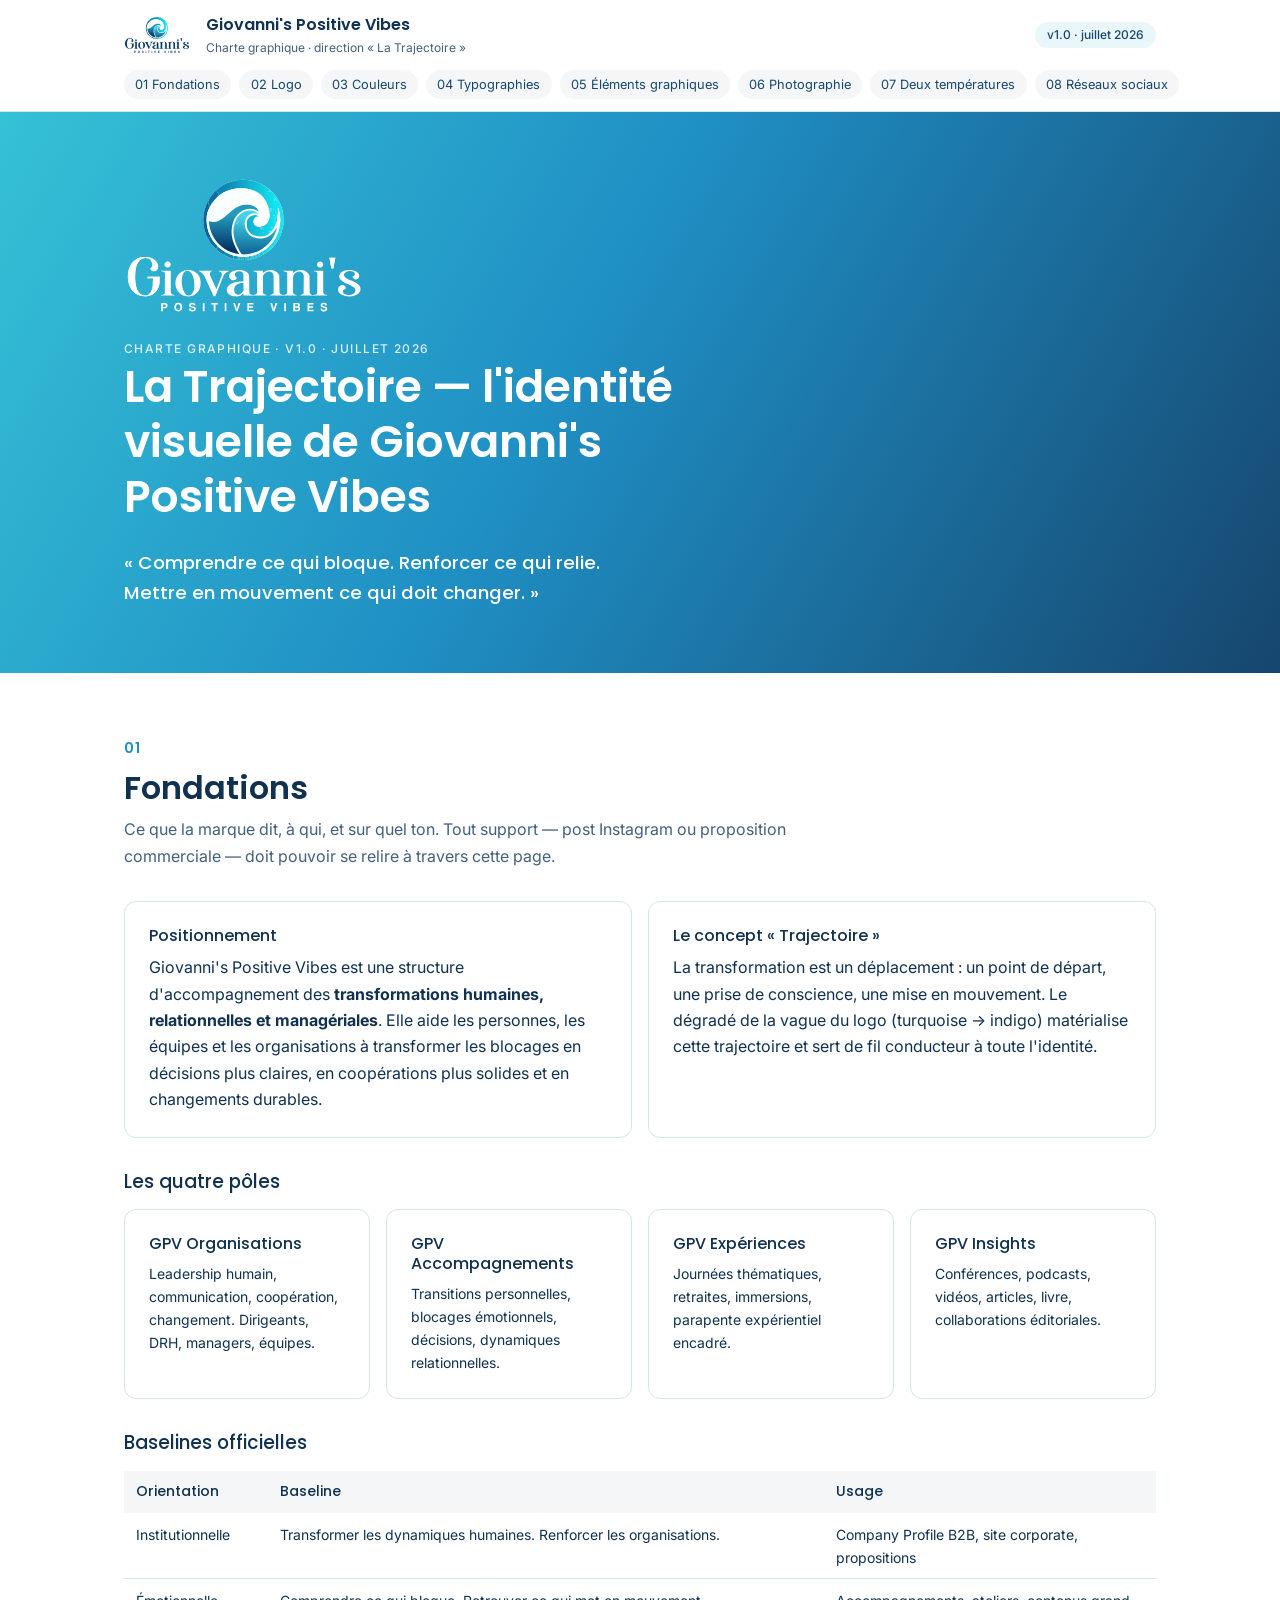
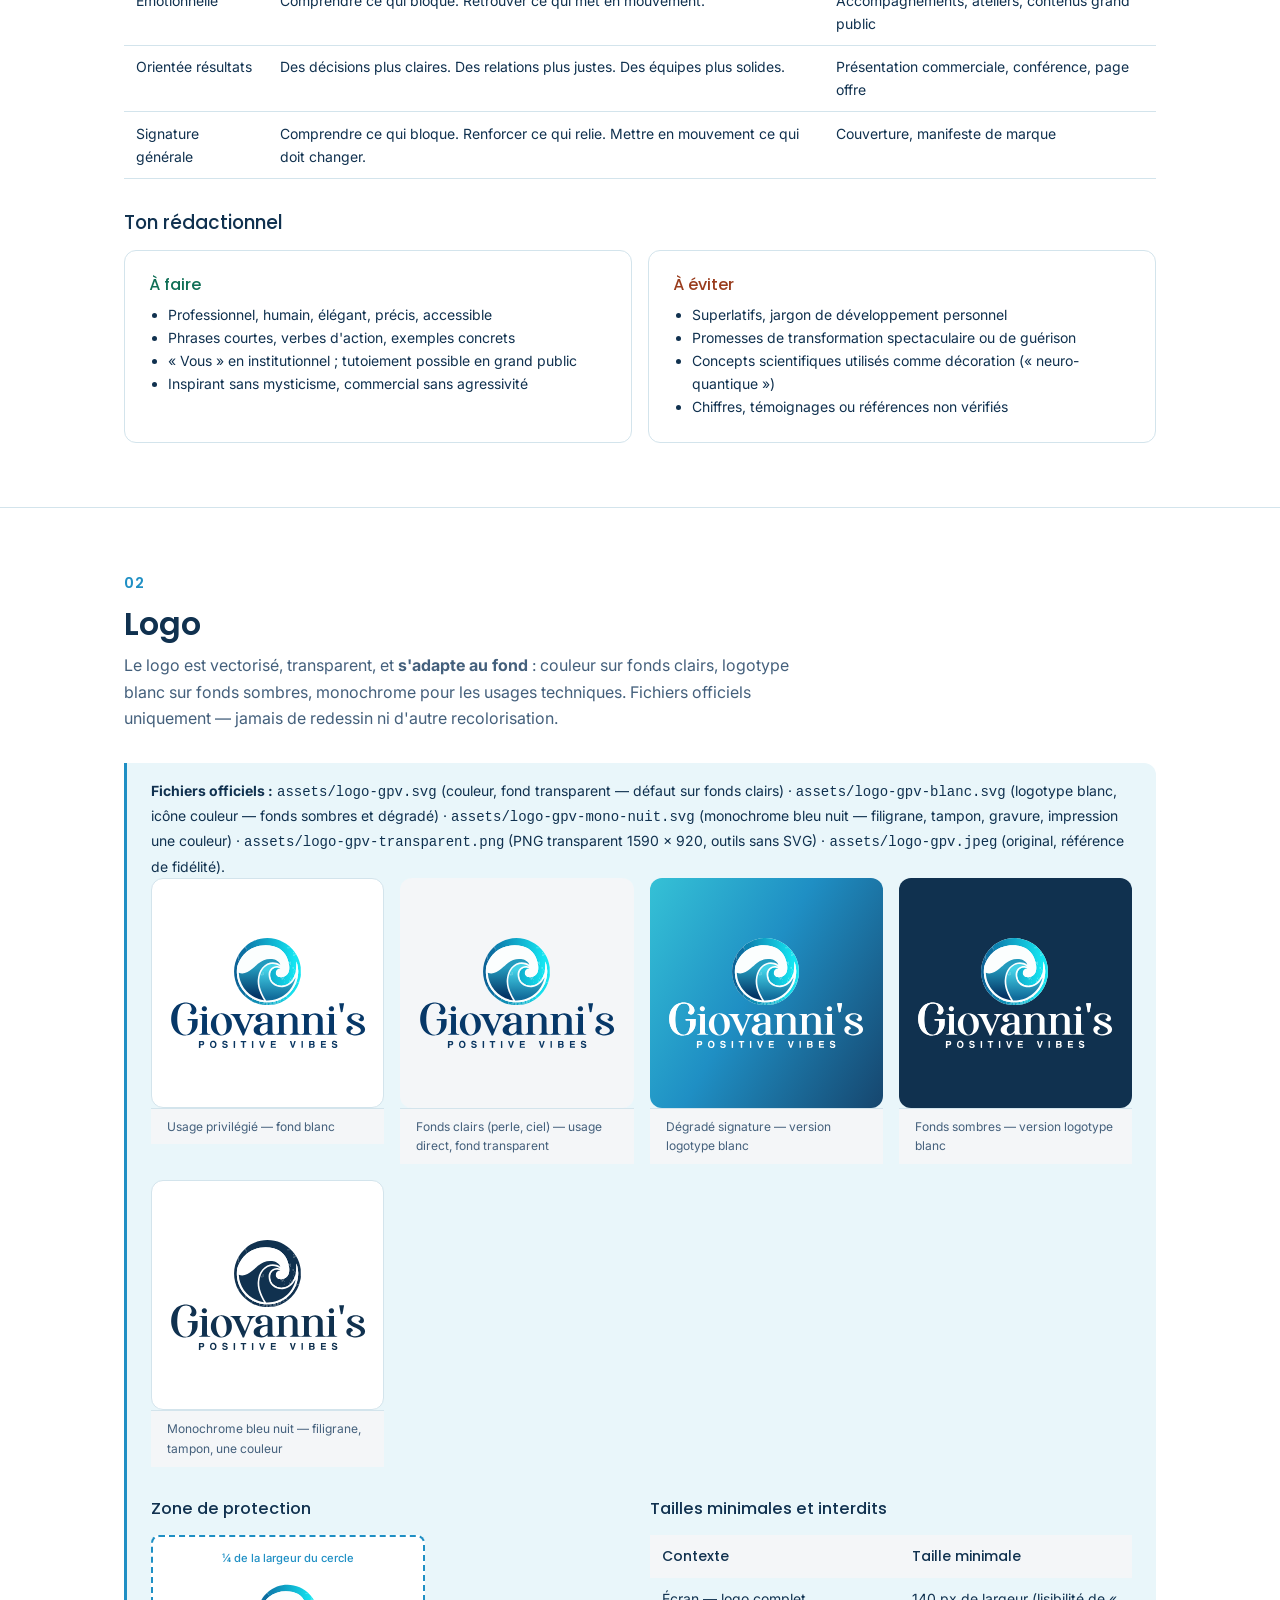
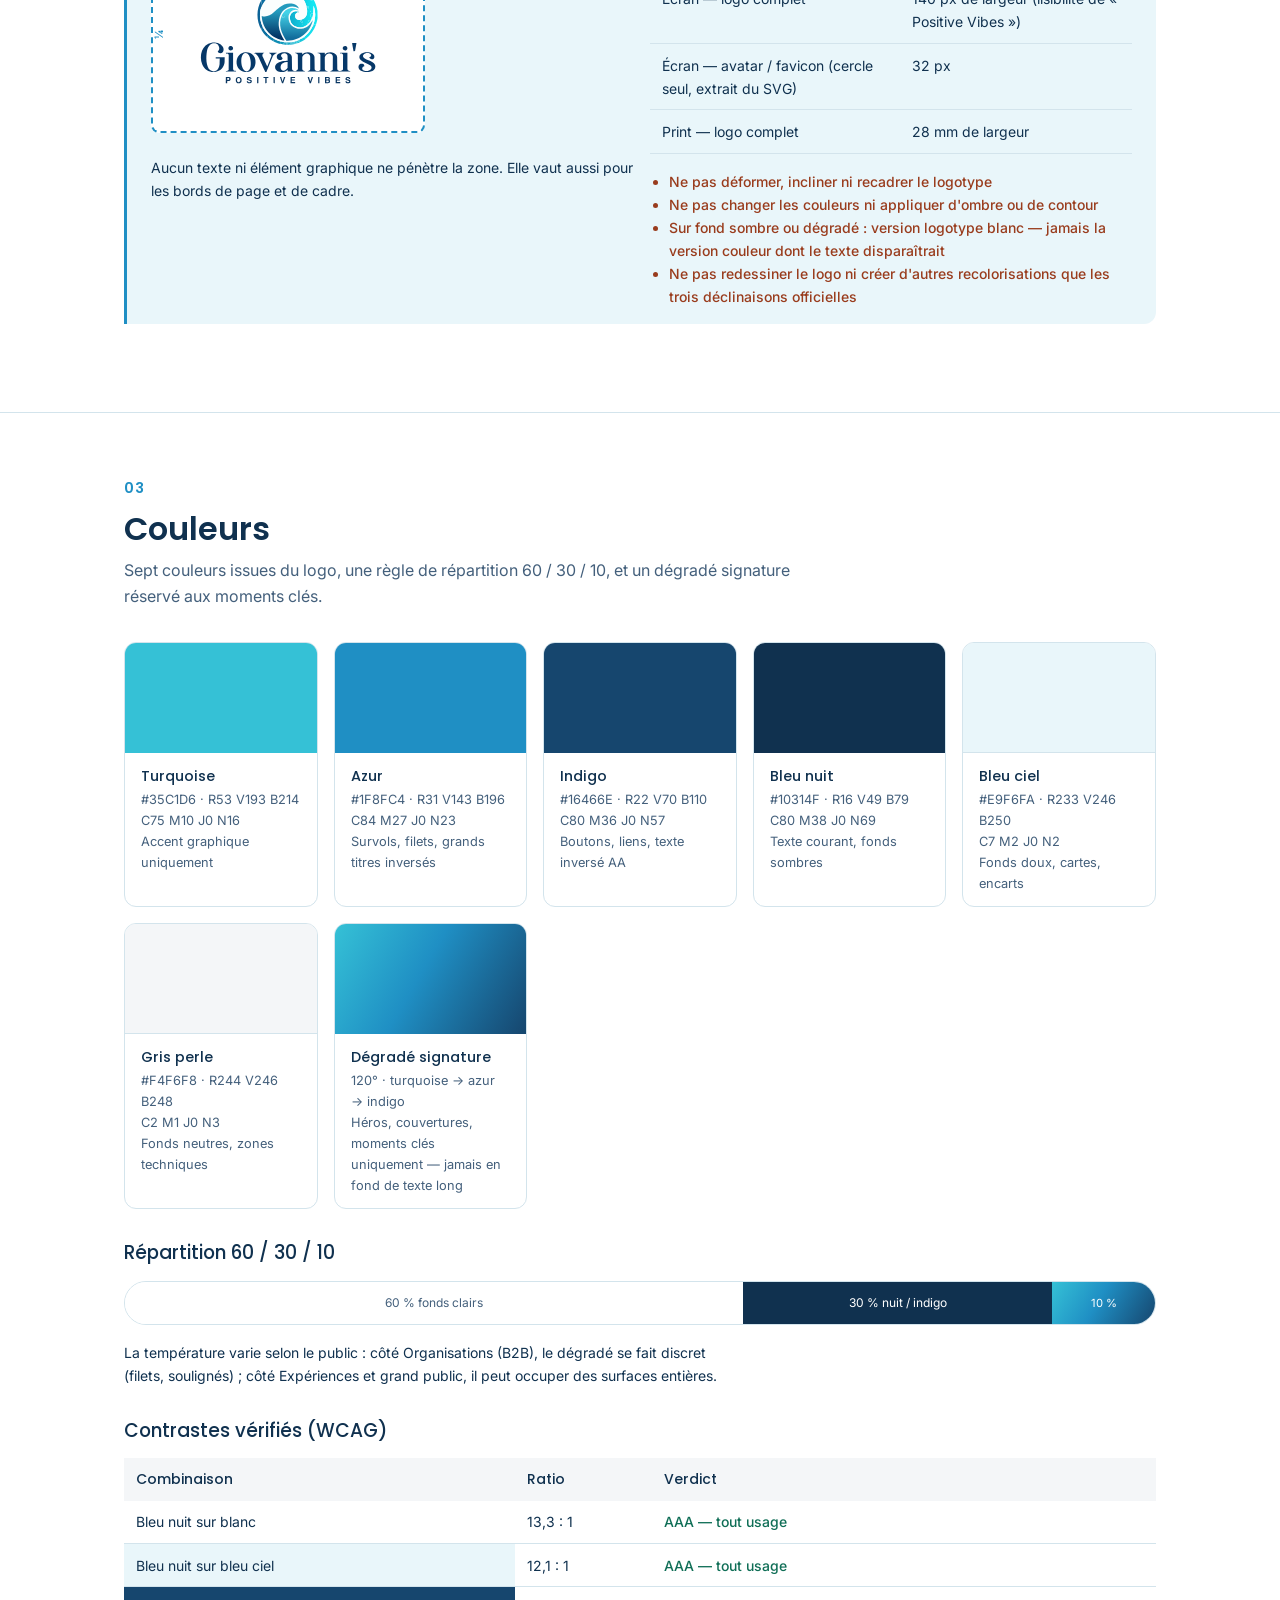
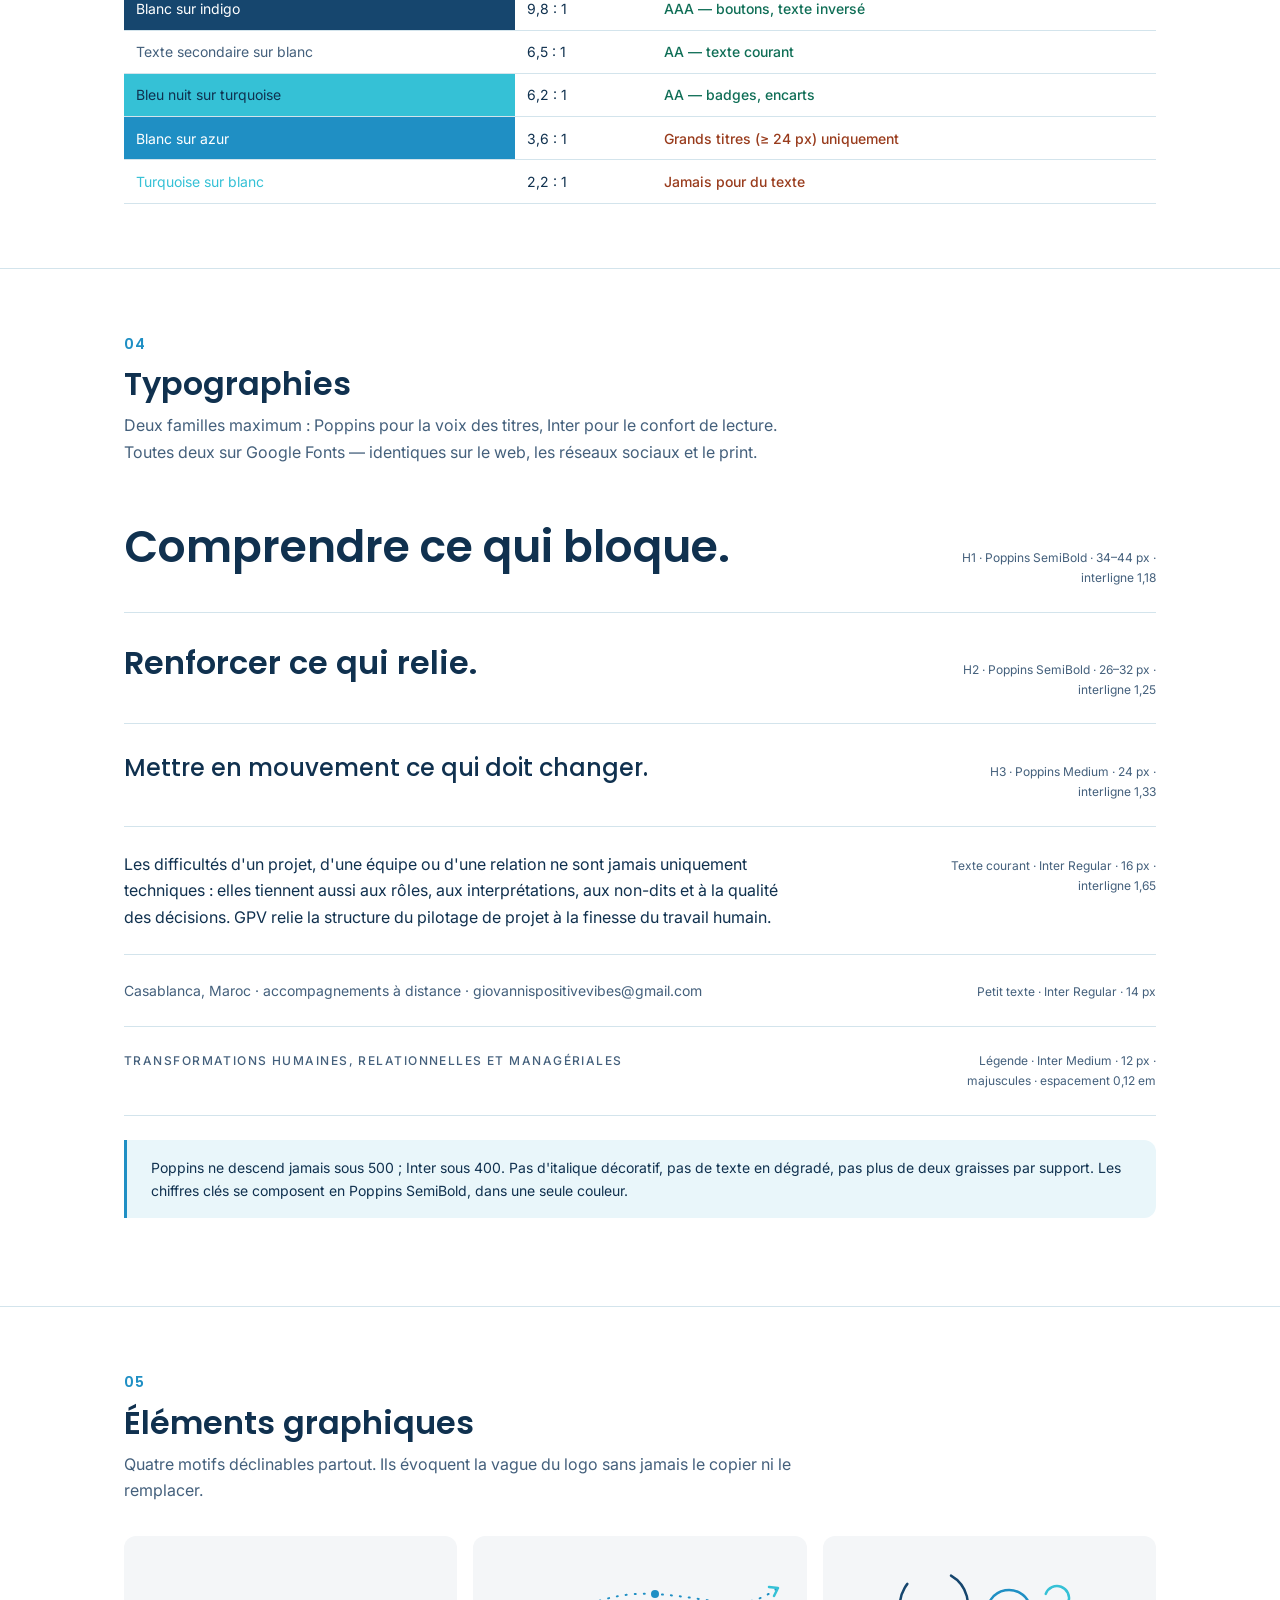
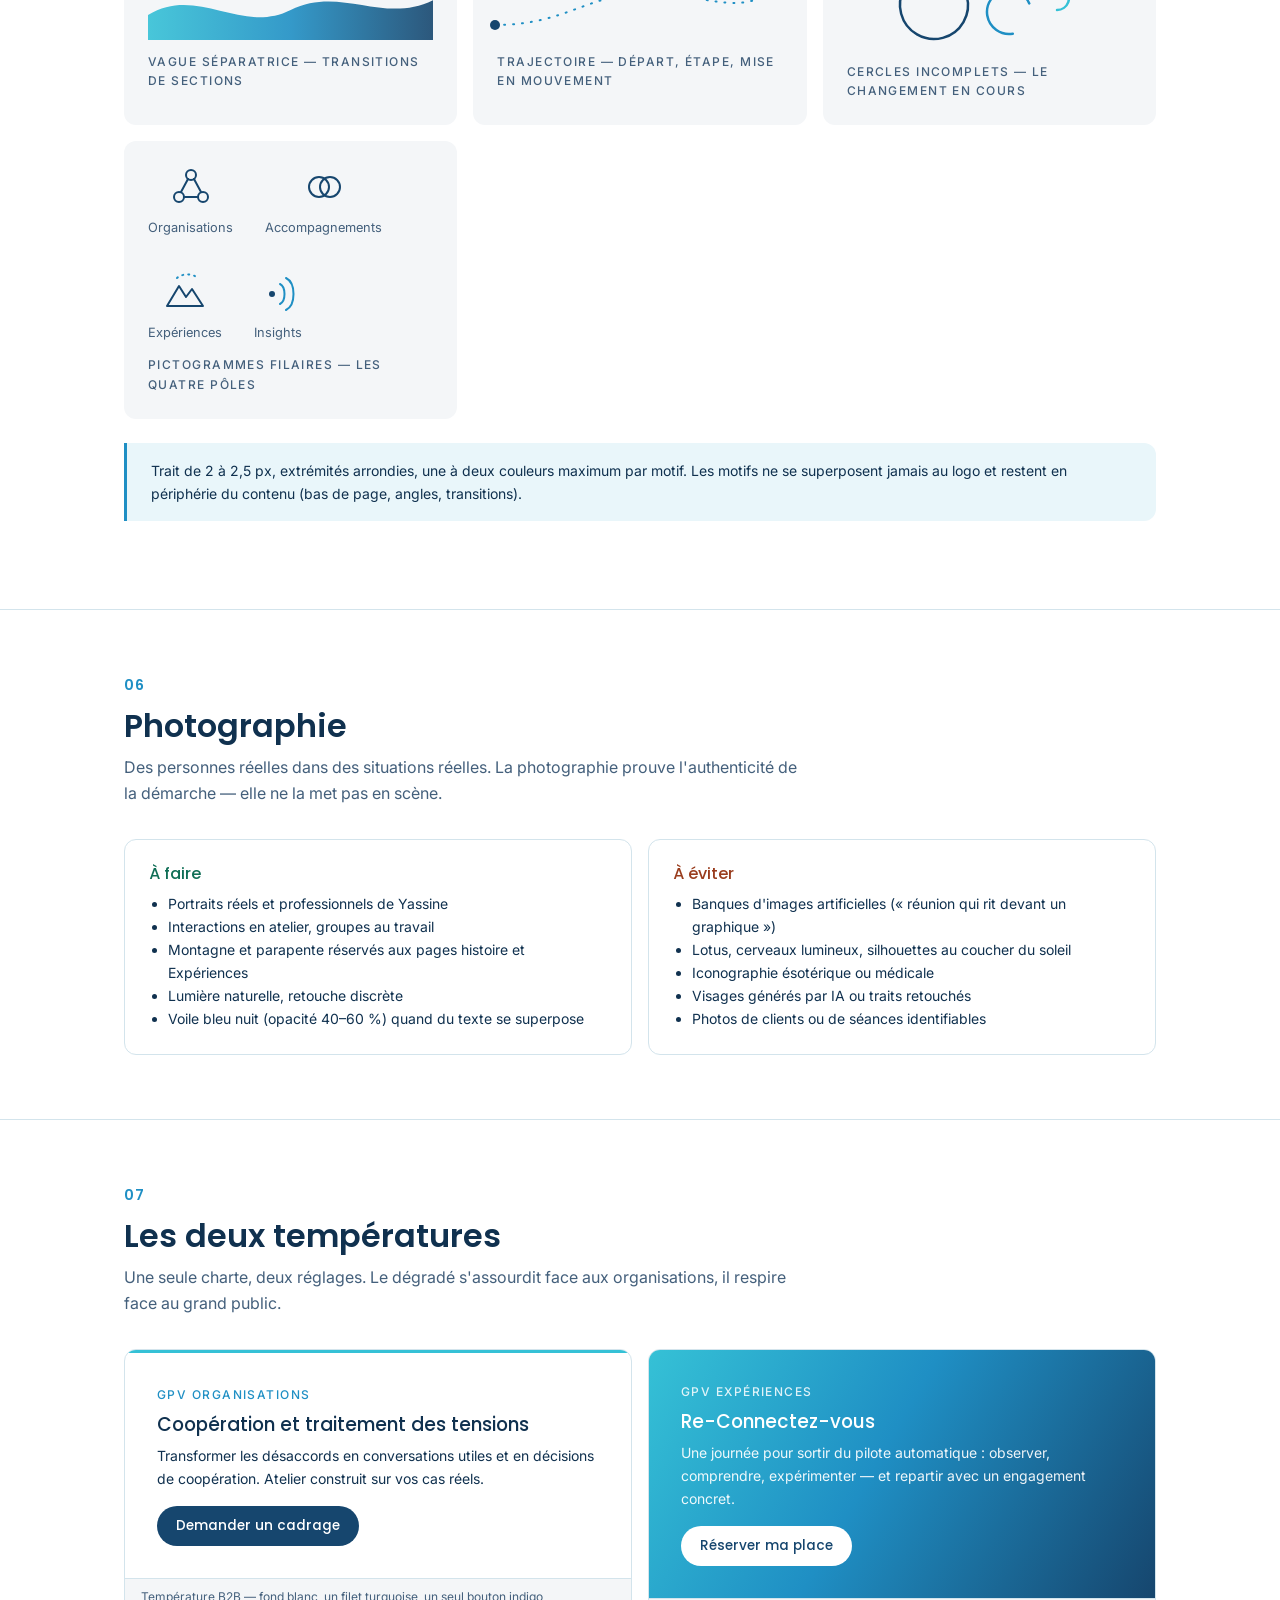
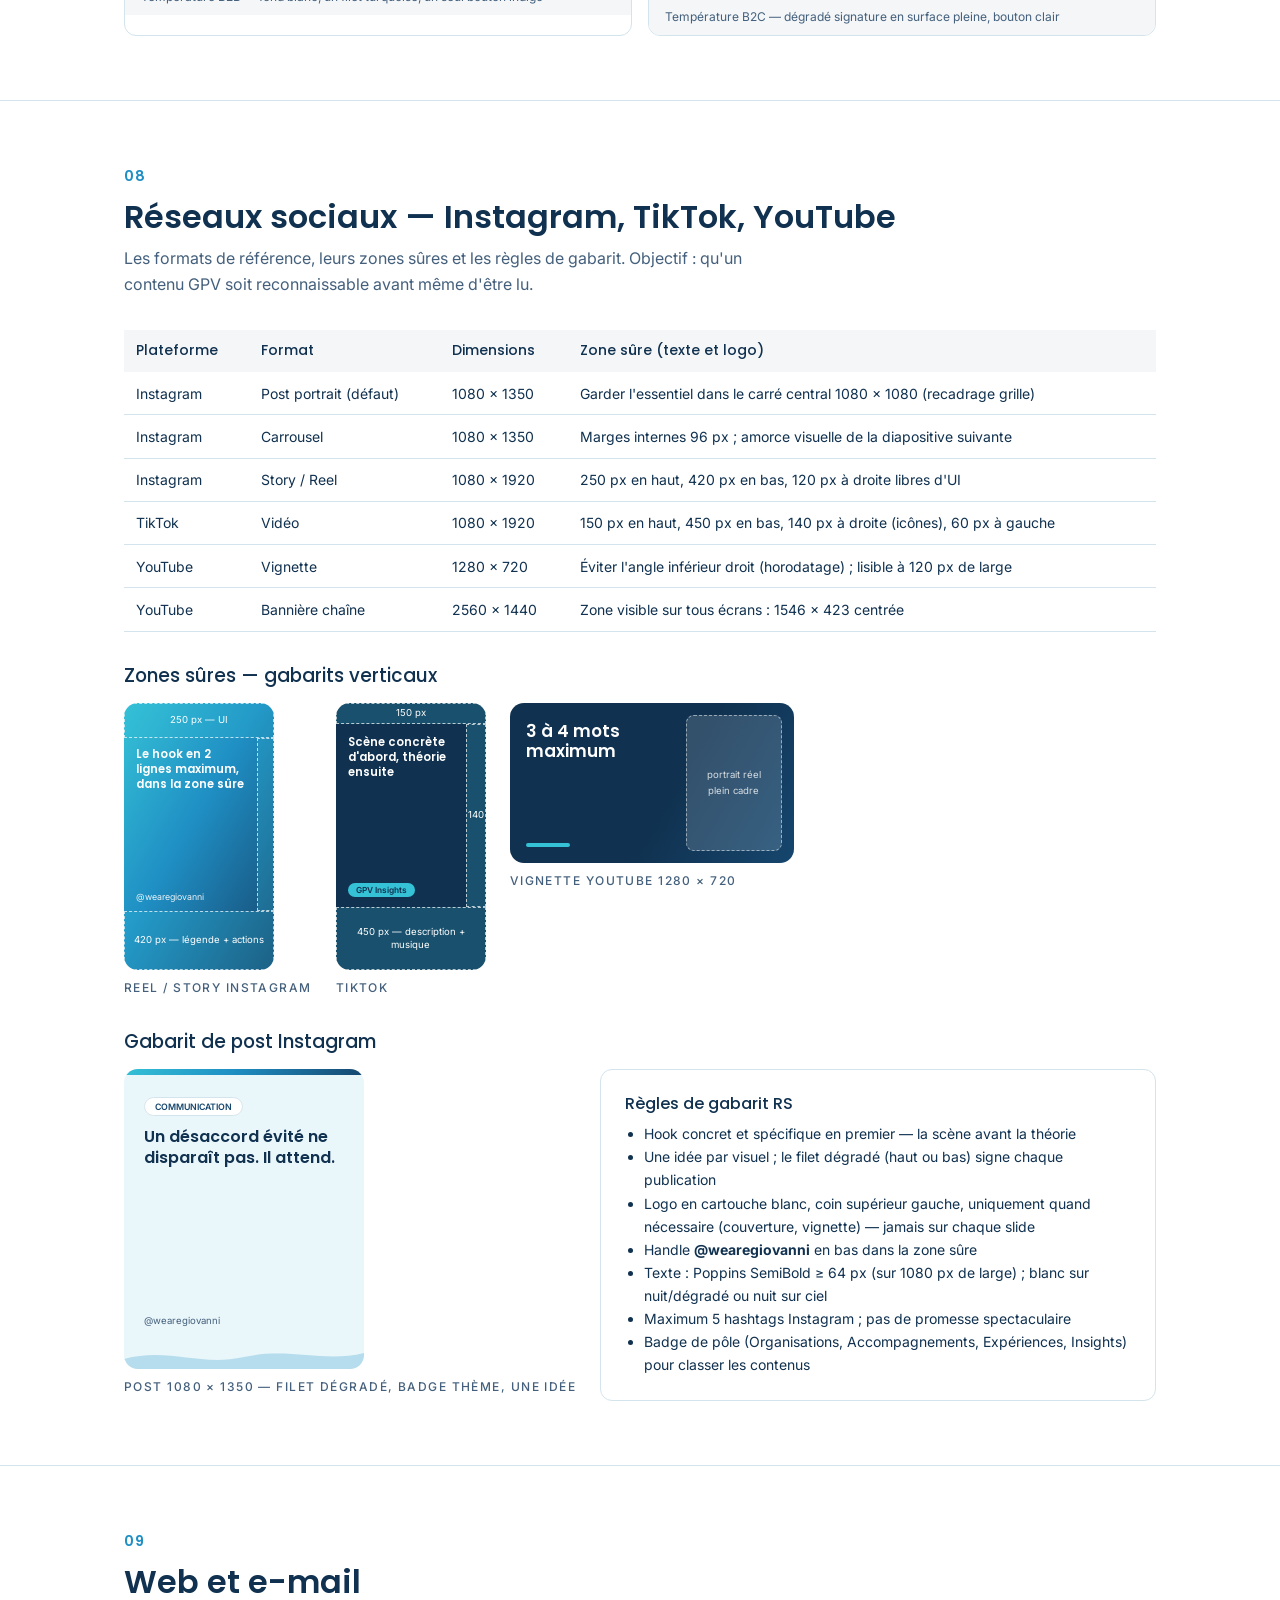
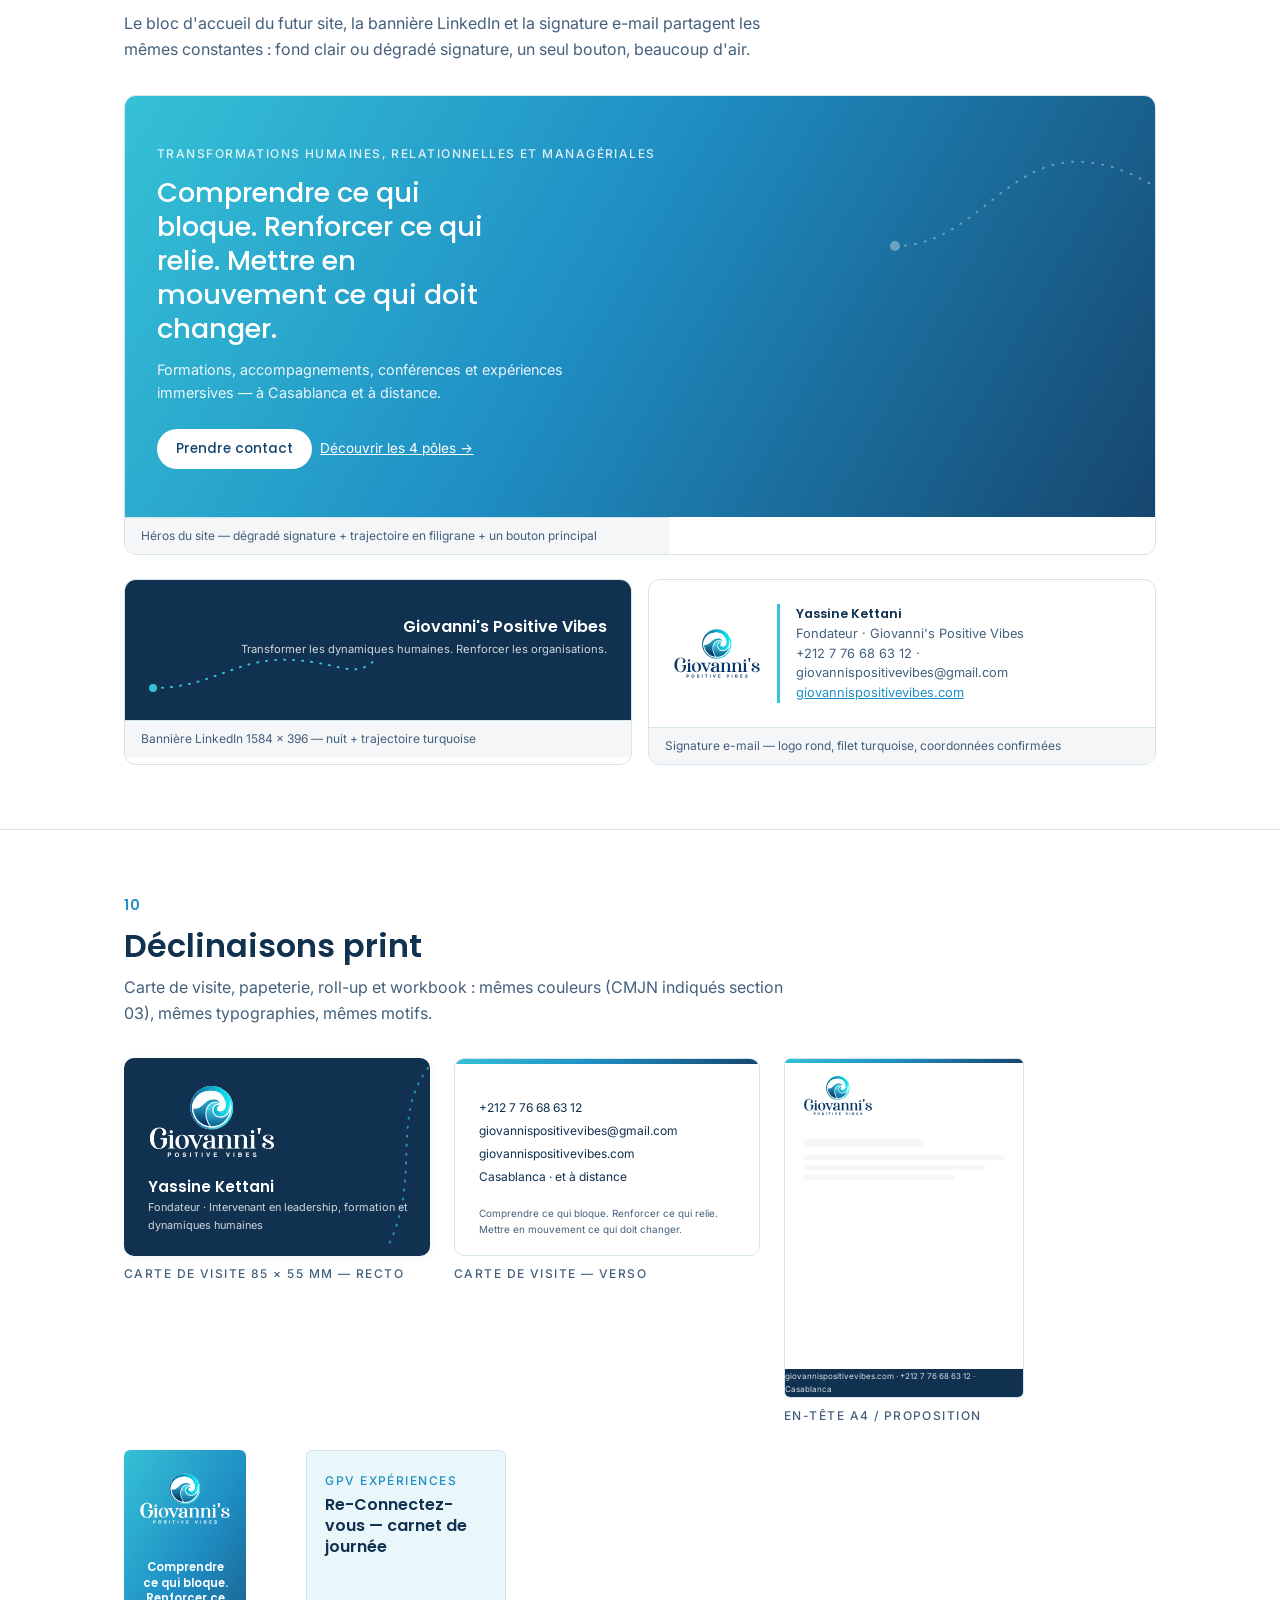
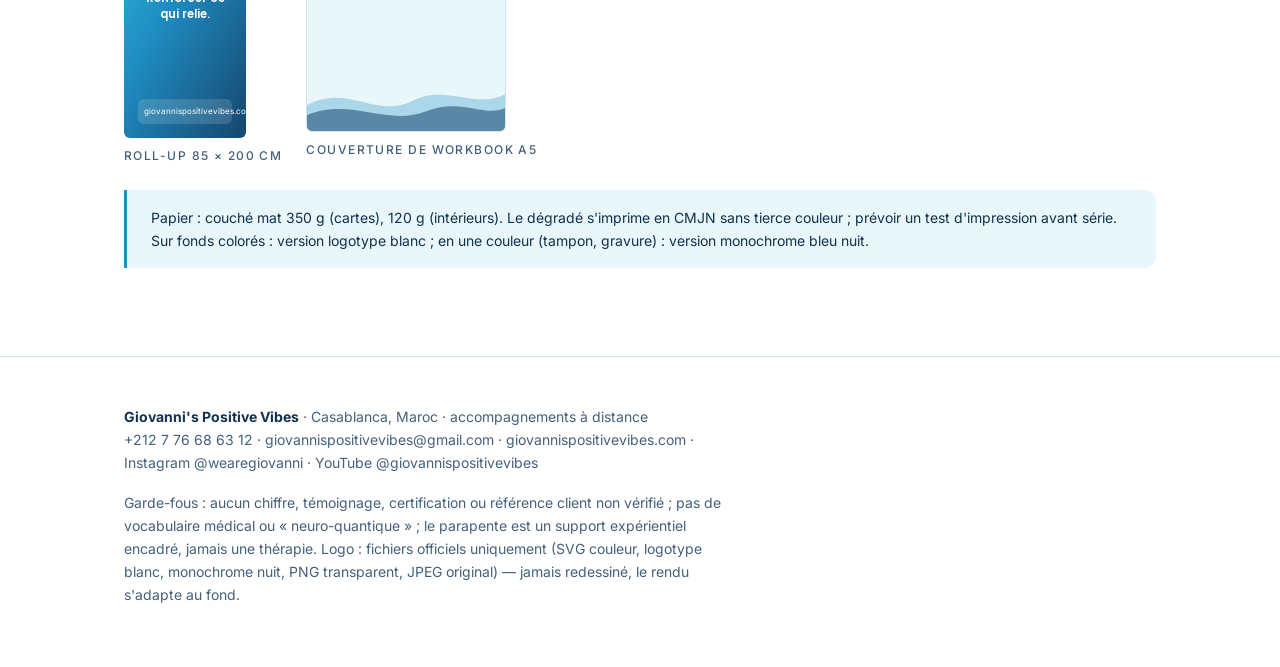
<file: charte/index.html>
<!doctype html>
<html lang="fr">
<head>
<meta charset="utf-8">
<meta name="viewport" content="width=device-width, initial-scale=1">
<title>GPV — Charte graphique · La Trajectoire · v1.0</title>
<link rel="preconnect" href="https://fonts.googleapis.com">
<link rel="preconnect" href="https://fonts.gstatic.com" crossorigin>
<link href="https://fonts.googleapis.com/css2?family=Inter:wght@400;500;600&family=Poppins:wght@400;500;600&display=swap" rel="stylesheet">
<link rel="stylesheet" href="tokens.css">
<style>
  * { margin: 0; padding: 0; box-sizing: border-box; }
  html { scroll-behavior: smooth; }
  body {
    font-family: var(--gpv-font-texte);
    font-size: var(--gpv-taille-texte);
    line-height: 1.65;
    color: var(--gpv-texte);
    background: var(--gpv-fond);
  }
  h1, h2, h3, h4 { font-family: var(--gpv-font-titres); font-weight: 600; line-height: 1.25; }
  h3, h4 { font-weight: 500; }
  p { max-width: 68ch; }
  .conteneur { max-width: 1080px; margin: 0 auto; padding: 0 var(--gpv-e-6); }

  /* ---------- entête ---------- */
  .entete {
    position: sticky; top: 0; z-index: 50;
    background: rgba(255,255,255,.94); backdrop-filter: blur(8px);
    border-bottom: 1px solid var(--gpv-filet);
  }
  .entete-int { display: flex; align-items: center; gap: var(--gpv-e-4); padding: var(--gpv-e-3) var(--gpv-e-6); max-width: 1080px; margin: 0 auto; flex-wrap: wrap; }
  .entete img { height: 38px; width: auto; }
  .entete-titre { font-family: var(--gpv-font-titres); font-weight: 600; font-size: 1rem; }
  .entete-titre small { display: block; font-family: var(--gpv-font-texte); font-weight: 400; font-size: .75rem; color: var(--gpv-texte-secondaire); }
  .pilule { margin-left: auto; background: var(--gpv-ciel); color: var(--gpv-indigo); font-size: .75rem; font-weight: 500; padding: .2rem .75rem; border-radius: var(--gpv-rayon-pilule); }
  .sommaire { display: flex; gap: var(--gpv-e-2); overflow-x: auto; padding: 0 var(--gpv-e-6) var(--gpv-e-3); max-width: 1080px; margin: 0 auto; }
  .sommaire a { flex: none; font-size: .8rem; color: var(--gpv-indigo); text-decoration: none; background: var(--gpv-perle); padding: .25rem .7rem; border-radius: var(--gpv-rayon-pilule); }
  .sommaire a:hover { background: var(--gpv-ciel); }

  /* ---------- couverture ---------- */
  .couverture { background: var(--gpv-degrade); color: var(--gpv-blanc); padding: var(--gpv-e-16) 0; position: relative; overflow: hidden; }
  .couverture h1 { font-size: var(--gpv-taille-h1); max-width: 22ch; }
  .couverture .legende { color: rgba(255,255,255,.85); }
  .couverture p.signature { font-family: var(--gpv-font-titres); font-weight: 500; font-size: 1.15rem; margin-top: var(--gpv-e-6); max-width: 44ch; }
  .logo-couverture { display: block; width: 240px; height: auto; margin-bottom: var(--gpv-e-6); }

  /* ---------- sections ---------- */
  section { padding: var(--gpv-e-16) 0; border-bottom: 1px solid var(--gpv-filet); }
  .sec-num { font-family: var(--gpv-font-titres); font-weight: 600; font-size: .9rem; color: var(--gpv-azur); letter-spacing: .1em; margin-bottom: var(--gpv-e-2); }
  section h2 { font-size: var(--gpv-taille-h2); margin-bottom: var(--gpv-e-2); }
  .intro-section { color: var(--gpv-texte-secondaire); margin-bottom: var(--gpv-e-8); }
  .legende { font-size: var(--gpv-taille-legende); font-weight: 500; letter-spacing: var(--gpv-espacement-legende); text-transform: uppercase; color: var(--gpv-texte-secondaire); }
  .grille { display: grid; gap: var(--gpv-e-4); }
  .g2 { grid-template-columns: repeat(auto-fit, minmax(300px, 1fr)); }
  .g3 { grid-template-columns: repeat(auto-fit, minmax(230px, 1fr)); }
  .g4 { grid-template-columns: repeat(auto-fit, minmax(180px, 1fr)); }
  .carte { background: var(--gpv-blanc); border: 1px solid var(--gpv-filet); border-radius: var(--gpv-rayon); padding: var(--gpv-e-6); }
  .carte h4 { margin-bottom: var(--gpv-e-2); }
  table { border-collapse: collapse; width: 100%; font-size: var(--gpv-taille-petit); }
  th { text-align: left; font-family: var(--gpv-font-titres); font-weight: 500; padding: .6rem .75rem; background: var(--gpv-perle); }
  td { padding: .6rem .75rem; border-bottom: 1px solid var(--gpv-filet); vertical-align: top; }
  .ok { color: #0F6E56; font-weight: 500; }
  .non { color: #993C1D; font-weight: 500; }
  .note { background: var(--gpv-ciel); border-left: 3px solid var(--gpv-azur); border-radius: 0 var(--gpv-rayon) var(--gpv-rayon) 0; padding: var(--gpv-e-4) var(--gpv-e-6); font-size: var(--gpv-taille-petit); margin: var(--gpv-e-6) 0; }

  /* ---------- logo ---------- */
  .demo-logo { display: flex; align-items: center; justify-content: center; border-radius: var(--gpv-rayon); min-height: 230px; padding: var(--gpv-e-6); }
  .demo-logo img { width: 200px; height: auto; }
  .fond-blanc  { background: var(--gpv-blanc); border: 1px solid var(--gpv-filet); }
  .fond-perle  { background: var(--gpv-perle); }
  .fond-nuit   { background: var(--gpv-nuit); }
  .fond-degrade{ background: var(--gpv-degrade); }
  .zone-protection { position: relative; display: inline-block; border: 2px dashed var(--gpv-azur); padding: 45px; border-radius: 8px; background: var(--gpv-blanc); }
  .zone-protection img { display: block; width: 180px; }
  .zone-protection .repere { position: absolute; font-size: .7rem; color: var(--gpv-azur); font-weight: 500; }

  /* ---------- couleurs ---------- */
  .nuancier { display: grid; grid-template-columns: repeat(auto-fit, minmax(190px, 1fr)); gap: var(--gpv-e-4); }
  .nuance { border: 1px solid var(--gpv-filet); border-radius: var(--gpv-rayon); overflow: hidden; background: var(--gpv-blanc); }
  .nuance-bloc { height: 110px; }
  .nuance-infos { padding: var(--gpv-e-3) var(--gpv-e-4); font-size: .8rem; }
  .nuance-infos strong { font-family: var(--gpv-font-titres); font-weight: 500; display: block; font-size: .9rem; }
  .nuance-infos span { color: var(--gpv-texte-secondaire); display: block; }
  .barre-ratio { display: flex; height: 44px; border-radius: var(--gpv-rayon-pilule); overflow: hidden; border: 1px solid var(--gpv-filet); margin: var(--gpv-e-4) 0; }

  /* ---------- typographies ---------- */
  .specimen { border-bottom: 1px solid var(--gpv-filet); padding: var(--gpv-e-6) 0; display: grid; grid-template-columns: minmax(0,1fr) 220px; gap: var(--gpv-e-6); align-items: baseline; }
  .specimen .spec { font-size: .75rem; color: var(--gpv-texte-secondaire); text-align: right; }
  @media (max-width: 700px){ .specimen { grid-template-columns: 1fr; } .specimen .spec { text-align: left; } }

  /* ---------- motifs ---------- */
  .tuile-motif { background: var(--gpv-perle); border-radius: var(--gpv-rayon); padding: var(--gpv-e-6); display: flex; flex-direction: column; gap: var(--gpv-e-3); align-items: center; justify-content: center; min-height: 170px; }
  .pictos { display: flex; gap: var(--gpv-e-8); flex-wrap: wrap; align-items: flex-end; }
  .picto { text-align: center; font-size: .8rem; color: var(--gpv-texte-secondaire); }
  .picto svg { display: block; margin: 0 auto var(--gpv-e-2); }

  /* ---------- températures + mockups ---------- */
  .maquette { border: 1px solid var(--gpv-filet); border-radius: var(--gpv-rayon); overflow: hidden; background: var(--gpv-blanc); }
  .maquette-titre { font-size: .75rem; color: var(--gpv-texte-secondaire); padding: var(--gpv-e-2) var(--gpv-e-4); border-top: 1px solid var(--gpv-filet); background: var(--gpv-perle); }
  .bouton { display: inline-block; font-family: var(--gpv-font-titres); font-weight: 500; font-size: .85rem; background: var(--gpv-action); color: var(--gpv-blanc); padding: .55rem 1.2rem; border-radius: var(--gpv-rayon-pilule); text-decoration: none; }
  .bouton-clair { background: var(--gpv-blanc); color: var(--gpv-indigo); }

  .rs-format { position: relative; border-radius: 14px; overflow: hidden; flex: none; }
  .zone-sure { position: absolute; background: rgba(53,193,214,.22); border: 1px dashed rgba(255,255,255,.7); display: flex; align-items: center; justify-content: center; font-size: .6rem; color: #fff; text-align: center; line-height: 1.3; }

  footer { padding: var(--gpv-e-12) 0 var(--gpv-e-16); font-size: var(--gpv-taille-petit); color: var(--gpv-texte-secondaire); }

  @media print {
    .entete, .sommaire { display: none; }
    section { page-break-inside: avoid; border: none; padding: 2rem 0; }
    .couverture { -webkit-print-color-adjust: exact; print-color-adjust: exact; }
    body { font-size: 12px; }
  }
</style>
</head>
<body>

<header class="entete">
  <div class="entete-int">
    <img src="assets/logo-gpv.svg" alt="Logo Giovanni's Positive Vibes">
    <div class="entete-titre">Giovanni's Positive Vibes<small>Charte graphique · direction « La Trajectoire »</small></div>
    <span class="pilule">v1.0 · juillet 2026</span>
  </div>
  <nav class="sommaire">
    <a href="#fondations">01 Fondations</a>
    <a href="#logo">02 Logo</a>
    <a href="#couleurs">03 Couleurs</a>
    <a href="#typographies">04 Typographies</a>
    <a href="#motifs">05 Éléments graphiques</a>
    <a href="#photographie">06 Photographie</a>
    <a href="#temperatures">07 Deux températures</a>
    <a href="#reseaux-sociaux">08 Réseaux sociaux</a>
    <a href="#online">09 Web &amp; e-mail</a>
    <a href="#offline">10 Print</a>
  </nav>
</header>

<div class="couverture">
  <div class="conteneur">
    <img class="logo-couverture" src="assets/logo-gpv-blanc.svg" alt="Logo Giovanni's Positive Vibes">
    <p class="legende">Charte graphique · v1.0 · juillet 2026</p>
    <h1>La Trajectoire — l'identité visuelle de Giovanni's Positive Vibes</h1>
    <p class="signature">« Comprendre ce qui bloque. Renforcer ce qui relie. Mettre en mouvement ce qui doit changer. »</p>
  </div>
</div>

<!-- ============ 01 FONDATIONS ============ -->
<section id="fondations">
  <div class="conteneur">
    <div class="sec-num">01</div>
    <h2>Fondations</h2>
    <p class="intro-section">Ce que la marque dit, à qui, et sur quel ton. Tout support — post Instagram ou proposition commerciale — doit pouvoir se relire à travers cette page.</p>

    <div class="grille g2">
      <div class="carte">
        <h4>Positionnement</h4>
        <p>Giovanni's Positive Vibes est une structure d'accompagnement des <strong>transformations humaines, relationnelles et managériales</strong>. Elle aide les personnes, les équipes et les organisations à transformer les blocages en décisions plus claires, en coopérations plus solides et en changements durables.</p>
      </div>
      <div class="carte">
        <h4>Le concept « Trajectoire »</h4>
        <p>La transformation est un déplacement : un point de départ, une prise de conscience, une mise en mouvement. Le dégradé de la vague du logo (turquoise → indigo) matérialise cette trajectoire et sert de fil conducteur à toute l'identité.</p>
      </div>
    </div>

    <h3 style="margin: var(--gpv-e-8) 0 var(--gpv-e-4);">Les quatre pôles</h3>
    <div class="grille g4">
      <div class="carte"><h4>GPV Organisations</h4><p style="font-size:.875rem;">Leadership humain, communication, coopération, changement. Dirigeants, DRH, managers, équipes.</p></div>
      <div class="carte"><h4>GPV Accompagnements</h4><p style="font-size:.875rem;">Transitions personnelles, blocages émotionnels, décisions, dynamiques relationnelles.</p></div>
      <div class="carte"><h4>GPV Expériences</h4><p style="font-size:.875rem;">Journées thématiques, retraites, immersions, parapente expérientiel encadré.</p></div>
      <div class="carte"><h4>GPV Insights</h4><p style="font-size:.875rem;">Conférences, podcasts, vidéos, articles, livre, collaborations éditoriales.</p></div>
    </div>

    <h3 style="margin: var(--gpv-e-8) 0 var(--gpv-e-4);">Baselines officielles</h3>
    <table>
      <tr><th>Orientation</th><th>Baseline</th><th>Usage</th></tr>
      <tr><td>Institutionnelle</td><td>Transformer les dynamiques humaines. Renforcer les organisations.</td><td>Company Profile B2B, site corporate, propositions</td></tr>
      <tr><td>Émotionnelle</td><td>Comprendre ce qui bloque. Retrouver ce qui met en mouvement.</td><td>Accompagnements, ateliers, contenus grand public</td></tr>
      <tr><td>Orientée résultats</td><td>Des décisions plus claires. Des relations plus justes. Des équipes plus solides.</td><td>Présentation commerciale, conférence, page offre</td></tr>
      <tr><td>Signature générale</td><td>Comprendre ce qui bloque. Renforcer ce qui relie. Mettre en mouvement ce qui doit changer.</td><td>Couverture, manifeste de marque</td></tr>
    </table>

    <h3 style="margin: var(--gpv-e-8) 0 var(--gpv-e-4);">Ton rédactionnel</h3>
    <div class="grille g2">
      <div class="carte">
        <h4 class="ok">À faire</h4>
        <ul style="padding-left:1.2rem; font-size:.875rem;">
          <li>Professionnel, humain, élégant, précis, accessible</li>
          <li>Phrases courtes, verbes d'action, exemples concrets</li>
          <li>« Vous » en institutionnel ; tutoiement possible en grand public</li>
          <li>Inspirant sans mysticisme, commercial sans agressivité</li>
        </ul>
      </div>
      <div class="carte">
        <h4 class="non">À éviter</h4>
        <ul style="padding-left:1.2rem; font-size:.875rem;">
          <li>Superlatifs, jargon de développement personnel</li>
          <li>Promesses de transformation spectaculaire ou de guérison</li>
          <li>Concepts scientifiques utilisés comme décoration (« neuro-quantique »)</li>
          <li>Chiffres, témoignages ou références non vérifiés</li>
        </ul>
      </div>
    </div>
  </div>
</section>

<!-- ============ 02 LOGO ============ -->
<section id="logo">
  <div class="conteneur">
    <div class="sec-num">02</div>
    <h2>Logo</h2>
    <p class="intro-section">Le logo est vectorisé, transparent, et <strong>s'adapte au fond</strong> : couleur sur fonds clairs, logotype blanc sur fonds sombres, monochrome pour les usages techniques. Fichiers officiels uniquement — jamais de redessin ni d'autre recolorisation.</p>

    <div class="note"><strong>Fichiers officiels :</strong> <code>assets/logo-gpv.svg</code> (couleur, fond transparent — défaut sur fonds clairs) · <code>assets/logo-gpv-blanc.svg</code> (logotype blanc, icône couleur — fonds sombres et dégradé) · <code>assets/logo-gpv-mono-nuit.svg</code> (monochrome bleu nuit — filigrane, tampon, gravure, impression une couleur) · <code>assets/logo-gpv-transparent.png</code> (PNG transparent 1590 × 920, outils sans SVG) · <code>assets/logo-gpv.jpeg</code> (original, référence de fidélité).</p>

    <div class="grille g3">
      <div>
        <div class="demo-logo fond-blanc"><img src="assets/logo-gpv.svg" alt="Logo sur fond blanc"></div>
        <p class="maquette-titre">Usage privilégié — fond blanc</p>
      </div>
      <div>
        <div class="demo-logo fond-perle"><img src="assets/logo-gpv.svg" alt="Logo sur fond perle"></div>
        <p class="maquette-titre">Fonds clairs (perle, ciel) — usage direct, fond transparent</p>
      </div>
      <div>
        <div class="demo-logo fond-degrade"><img src="assets/logo-gpv-blanc.svg" alt="Version logotype blanc sur dégradé"></div>
        <p class="maquette-titre">Dégradé signature — version logotype blanc</p>
      </div>
      <div>
        <div class="demo-logo fond-nuit"><img src="assets/logo-gpv-blanc.svg" alt="Version logotype blanc sur bleu nuit"></div>
        <p class="maquette-titre">Fonds sombres — version logotype blanc</p>
      </div>
      <div>
        <div class="demo-logo fond-blanc"><img src="assets/logo-gpv-mono-nuit.svg" alt="Version monochrome bleu nuit"></div>
        <p class="maquette-titre">Monochrome bleu nuit — filigrane, tampon, une couleur</p>
      </div>
    </div>

    <div class="grille g2" style="margin-top: var(--gpv-e-8); align-items:start;">
      <div>
        <h3 style="margin-bottom: var(--gpv-e-4);">Zone de protection</h3>
        <div class="zone-protection">
          <img src="assets/logo-gpv.svg" width="220" alt="Zone de protection du logo">
          <span class="repere" style="top:12px; left:50%; transform:translateX(-50%);">¼ de la largeur du cercle</span>
          <span class="repere" style="left:6px; top:50%; transform:rotate(-90deg) translateX(50%); transform-origin:left;">¼</span>
        </div>
        <p style="font-size:.875rem; margin-top: var(--gpv-e-4);">Aucun texte ni élément graphique ne pénètre la zone. Elle vaut aussi pour les bords de page et de cadre.</p>
      </div>
      <div>
        <h3 style="margin-bottom: var(--gpv-e-4);">Tailles minimales et interdits</h3>
        <table>
          <tr><th>Contexte</th><th>Taille minimale</th></tr>
          <tr><td>Écran — logo complet</td><td>140 px de largeur (lisibilité de « Positive Vibes »)</td></tr>
          <tr><td>Écran — avatar / favicon (cercle seul, extrait du SVG)</td><td>32 px</td></tr>
          <tr><td>Print — logo complet</td><td>28 mm de largeur</td></tr>
        </table>
        <ul style="padding-left:1.2rem; font-size:.875rem; margin-top: var(--gpv-e-4);">
          <li class="non">Ne pas déformer, incliner ni recadrer le logotype</li>
          <li class="non">Ne pas changer les couleurs ni appliquer d'ombre ou de contour</li>
          <li class="non">Sur fond sombre ou dégradé : version logotype blanc — jamais la version couleur dont le texte disparaîtrait</li>
          <li class="non">Ne pas redessiner le logo ni créer d'autres recolorisations que les trois déclinaisons officielles</li>
        </ul>
      </div>
    </div>
  </div>
</section>

<!-- ============ 03 COULEURS ============ -->
<section id="couleurs">
  <div class="conteneur">
    <div class="sec-num">03</div>
    <h2>Couleurs</h2>
    <p class="intro-section">Sept couleurs issues du logo, une règle de répartition 60 / 30 / 10, et un dégradé signature réservé aux moments clés.</p>

    <div class="nuancier">
      <div class="nuance"><div class="nuance-bloc" style="background:#35C1D6;"></div><div class="nuance-infos"><strong>Turquoise</strong><span>#35C1D6 · R53 V193 B214</span><span>C75 M10 J0 N16</span><span>Accent graphique uniquement</span></div></div>
      <div class="nuance"><div class="nuance-bloc" style="background:#1F8FC4;"></div><div class="nuance-infos"><strong>Azur</strong><span>#1F8FC4 · R31 V143 B196</span><span>C84 M27 J0 N23</span><span>Survols, filets, grands titres inversés</span></div></div>
      <div class="nuance"><div class="nuance-bloc" style="background:#16466E;"></div><div class="nuance-infos"><strong>Indigo</strong><span>#16466E · R22 V70 B110</span><span>C80 M36 J0 N57</span><span>Boutons, liens, texte inversé AA</span></div></div>
      <div class="nuance"><div class="nuance-bloc" style="background:#10314F;"></div><div class="nuance-infos"><strong>Bleu nuit</strong><span>#10314F · R16 V49 B79</span><span>C80 M38 J0 N69</span><span>Texte courant, fonds sombres</span></div></div>
      <div class="nuance"><div class="nuance-bloc" style="background:#E9F6FA; border-bottom:1px solid var(--gpv-filet);"></div><div class="nuance-infos"><strong>Bleu ciel</strong><span>#E9F6FA · R233 V246 B250</span><span>C7 M2 J0 N2</span><span>Fonds doux, cartes, encarts</span></div></div>
      <div class="nuance"><div class="nuance-bloc" style="background:#F4F6F8; border-bottom:1px solid var(--gpv-filet);"></div><div class="nuance-infos"><strong>Gris perle</strong><span>#F4F6F8 · R244 V246 B248</span><span>C2 M1 J0 N3</span><span>Fonds neutres, zones techniques</span></div></div>
      <div class="nuance"><div class="nuance-bloc" style="background:var(--gpv-degrade);"></div><div class="nuance-infos"><strong>Dégradé signature</strong><span>120° · turquoise → azur → indigo</span><span>Héros, couvertures, moments clés uniquement — jamais en fond de texte long</span></div></div>
    </div>

    <h3 style="margin: var(--gpv-e-8) 0 var(--gpv-e-2);">Répartition 60 / 30 / 10</h3>
    <div class="barre-ratio">
      <div style="flex:60; background:#FFFFFF; display:flex; align-items:center; justify-content:center; font-size:.75rem; color:#44607C;">60 % fonds clairs</div>
      <div style="flex:30; background:#10314F; display:flex; align-items:center; justify-content:center; font-size:.75rem; color:#fff;">30 % nuit / indigo</div>
      <div style="flex:10; background:var(--gpv-degrade); display:flex; align-items:center; justify-content:center; font-size:.7rem; color:#fff;">10 %</div>
    </div>
    <p style="font-size:.875rem;">La température varie selon le public : côté Organisations (B2B), le dégradé se fait discret (filets, soulignés) ; côté Expériences et grand public, il peut occuper des surfaces entières.</p>

    <h3 style="margin: var(--gpv-e-8) 0 var(--gpv-e-4);">Contrastes vérifiés (WCAG)</h3>
    <table>
      <tr><th>Combinaison</th><th>Ratio</th><th>Verdict</th></tr>
      <tr><td style="background:#fff;"><span style="color:#10314F;">Bleu nuit sur blanc</span></td><td>13,3 : 1</td><td class="ok">AAA — tout usage</td></tr>
      <tr><td style="background:#E9F6FA;"><span style="color:#10314F;">Bleu nuit sur bleu ciel</span></td><td>12,1 : 1</td><td class="ok">AAA — tout usage</td></tr>
      <tr><td style="background:#16466E;"><span style="color:#fff;">Blanc sur indigo</span></td><td>9,8 : 1</td><td class="ok">AAA — boutons, texte inversé</td></tr>
      <tr><td style="background:#fff;"><span style="color:#44607C;">Texte secondaire sur blanc</span></td><td>6,5 : 1</td><td class="ok">AA — texte courant</td></tr>
      <tr><td style="background:#35C1D6;"><span style="color:#10314F;">Bleu nuit sur turquoise</span></td><td>6,2 : 1</td><td class="ok">AA — badges, encarts</td></tr>
      <tr><td style="background:#1F8FC4;"><span style="color:#fff;">Blanc sur azur</span></td><td>3,6 : 1</td><td class="non">Grands titres (≥ 24 px) uniquement</td></tr>
      <tr><td style="background:#fff;"><span style="color:#35C1D6;">Turquoise sur blanc</span></td><td>2,2 : 1</td><td class="non">Jamais pour du texte</td></tr>
    </table>
  </div>
</section>

<!-- ============ 04 TYPOGRAPHIES ============ -->
<section id="typographies">
  <div class="conteneur">
    <div class="sec-num">04</div>
    <h2>Typographies</h2>
    <p class="intro-section">Deux familles maximum : Poppins pour la voix des titres, Inter pour le confort de lecture. Toutes deux sur Google Fonts — identiques sur le web, les réseaux sociaux et le print.</p>

    <div class="specimen"><div style="font-family:var(--gpv-font-titres); font-weight:600; font-size:var(--gpv-taille-h1); line-height:1.18;">Comprendre ce qui bloque.</div><div class="spec">H1 · Poppins SemiBold · 34–44 px · interligne 1,18</div></div>
    <div class="specimen"><div style="font-family:var(--gpv-font-titres); font-weight:600; font-size:var(--gpv-taille-h2);">Renforcer ce qui relie.</div><div class="spec">H2 · Poppins SemiBold · 26–32 px · interligne 1,25</div></div>
    <div class="specimen"><div style="font-family:var(--gpv-font-titres); font-weight:500; font-size:var(--gpv-taille-h3);">Mettre en mouvement ce qui doit changer.</div><div class="spec">H3 · Poppins Medium · 24 px · interligne 1,33</div></div>
    <div class="specimen"><p>Les difficultés d'un projet, d'une équipe ou d'une relation ne sont jamais uniquement techniques : elles tiennent aussi aux rôles, aux interprétations, aux non-dits et à la qualité des décisions. GPV relie la structure du pilotage de projet à la finesse du travail humain.</p><div class="spec">Texte courant · Inter Regular · 16 px · interligne 1,65</div></div>
    <div class="specimen"><p style="font-size:var(--gpv-taille-petit); color:var(--gpv-texte-secondaire);">Casablanca, Maroc · accompagnements à distance · giovannispositivevibes@gmail.com</p><div class="spec">Petit texte · Inter Regular · 14 px</div></div>
    <div class="specimen"><p class="legende">Transformations humaines, relationnelles et managériales</p><div class="spec">Légende · Inter Medium · 12 px · majuscules · espacement 0,12 em</div></div>

    <div class="note">Poppins ne descend jamais sous 500 ; Inter sous 400. Pas d'italique décoratif, pas de texte en dégradé, pas plus de deux graisses par support. Les chiffres clés se composent en Poppins SemiBold, dans une seule couleur.</div>
  </div>
</section>

<!-- ============ 05 ÉLÉMENTS GRAPHIQUES ============ -->
<section id="motifs">
  <div class="conteneur">
    <div class="sec-num">05</div>
    <h2>Éléments graphiques</h2>
    <p class="intro-section">Quatre motifs déclinables partout. Ils évoquent la vague du logo sans jamais le copier ni le remplacer.</p>

    <div class="grille g2">
      <div class="tuile-motif">
        <svg width="100%" height="70" viewBox="0 0 400 70" preserveAspectRatio="none" role="img" aria-label="Vague séparatrice">
          <defs><linearGradient id="gv" x1="0" y1="0" x2="1" y2="0"><stop offset="0" stop-color="#35C1D6"/><stop offset=".5" stop-color="#1F8FC4"/><stop offset="1" stop-color="#16466E"/></linearGradient></defs>
          <path d="M0 45 C 70 15, 130 65, 200 40 C 270 15, 330 55, 400 30 L400 70 L0 70 Z" fill="url(#gv)" opacity=".9"/>
        </svg>
        <span class="legende">Vague séparatrice — transitions de sections</span>
      </div>
      <div class="tuile-motif">
        <svg width="320" height="70" viewBox="0 0 320 70" role="img" aria-label="Trajectoire pointillée">
          <path d="M15 55 C 90 55, 110 20, 175 24 C 240 28, 260 45, 298 18" fill="none" stroke="#1F8FC4" stroke-width="2" stroke-dasharray="1 8" stroke-linecap="round"/>
          <circle cx="15" cy="55" r="5" fill="#16466E"/>
          <circle cx="175" cy="24" r="4" fill="#1F8FC4"/>
          <path d="M298 18 l-9 -1 m9 1 l-4 8" stroke="#35C1D6" stroke-width="2.5" fill="none" stroke-linecap="round"/>
        </svg>
        <span class="legende">Trajectoire — départ, étape, mise en mouvement</span>
      </div>
      <div class="tuile-motif">
        <svg width="200" height="90" viewBox="0 0 200 90" role="img" aria-label="Cercles incomplets">
          <circle cx="45" cy="45" r="34" fill="none" stroke="#16466E" stroke-width="2.5" stroke-dasharray="165 60" stroke-linecap="round" transform="rotate(-60 45 45)"/>
          <circle cx="120" cy="52" r="22" fill="none" stroke="#1F8FC4" stroke-width="2.5" stroke-dasharray="98 42" stroke-linecap="round" transform="rotate(80 120 52)"/>
          <circle cx="168" cy="38" r="12" fill="none" stroke="#35C1D6" stroke-width="2.5" stroke-dasharray="52 24" stroke-linecap="round" transform="rotate(200 168 38)"/>
        </svg>
        <span class="legende">Cercles incomplets — le changement en cours</span>
      </div>
      <div class="tuile-motif">
        <div class="pictos">
          <div class="picto"><svg width="44" height="44" viewBox="0 0 44 44" fill="none" stroke="#16466E" stroke-width="2" stroke-linecap="round"><circle cx="22" cy="10" r="5"/><circle cx="10" cy="32" r="5"/><circle cx="34" cy="32" r="5"/><path d="M19 14 L12 27 M25 14 L32 27 M15 32 L29 32"/></svg>Organisations</div>
          <div class="picto"><svg width="44" height="44" viewBox="0 0 44 44" fill="none" stroke="#16466E" stroke-width="2" stroke-linecap="round"><circle cx="17" cy="22" r="10"/><circle cx="28" cy="22" r="10"/></svg>Accompagnements</div>
          <div class="picto"><svg width="44" height="44" viewBox="0 0 44 44" fill="none" stroke="#16466E" stroke-width="2" stroke-linecap="round" stroke-linejoin="round"><path d="M4 36 L16 16 L23 27 L29 19 L40 36 Z"/><path d="M14 8 C 20 3, 30 3, 36 9" stroke="#1F8FC4" stroke-dasharray="1 5"/></svg>Expériences</div>
          <div class="picto"><svg width="44" height="44" viewBox="0 0 44 44" fill="none" stroke="#16466E" stroke-width="2" stroke-linecap="round"><circle cx="16" cy="24" r="3" fill="#16466E" stroke="none"/><path d="M24 14 C 30 17, 30 31, 24 34 M30 8 C 40 13, 40 35, 30 40" stroke="#1F8FC4"/></svg>Insights</div>
        </div>
        <span class="legende">Pictogrammes filaires — les quatre pôles</span>
      </div>
    </div>
    <div class="note">Trait de 2 à 2,5 px, extrémités arrondies, une à deux couleurs maximum par motif. Les motifs ne se superposent jamais au logo et restent en périphérie du contenu (bas de page, angles, transitions).</div>
  </div>
</section>

<!-- ============ 06 PHOTOGRAPHIE ============ -->
<section id="photographie">
  <div class="conteneur">
    <div class="sec-num">06</div>
    <h2>Photographie</h2>
    <p class="intro-section">Des personnes réelles dans des situations réelles. La photographie prouve l'authenticité de la démarche — elle ne la met pas en scène.</p>
    <div class="grille g2">
      <div class="carte">
        <h4 class="ok">À faire</h4>
        <ul style="padding-left:1.2rem; font-size:.875rem;">
          <li>Portraits réels et professionnels de Yassine</li>
          <li>Interactions en atelier, groupes au travail</li>
          <li>Montagne et parapente réservés aux pages histoire et Expériences</li>
          <li>Lumière naturelle, retouche discrète</li>
          <li>Voile bleu nuit (opacité 40–60 %) quand du texte se superpose</li>
        </ul>
      </div>
      <div class="carte">
        <h4 class="non">À éviter</h4>
        <ul style="padding-left:1.2rem; font-size:.875rem;">
          <li>Banques d'images artificielles (« réunion qui rit devant un graphique »)</li>
          <li>Lotus, cerveaux lumineux, silhouettes au coucher du soleil</li>
          <li>Iconographie ésotérique ou médicale</li>
          <li>Visages générés par IA ou traits retouchés</li>
          <li>Photos de clients ou de séances identifiables</li>
        </ul>
      </div>
    </div>
  </div>
</section>

<!-- ============ 07 DEUX TEMPÉRATURES ============ -->
<section id="temperatures">
  <div class="conteneur">
    <div class="sec-num">07</div>
    <h2>Les deux températures</h2>
    <p class="intro-section">Une seule charte, deux réglages. Le dégradé s'assourdit face aux organisations, il respire face au grand public.</p>
    <div class="grille g2">
      <div class="maquette">
        <div style="padding: var(--gpv-e-8); border-top: 3px solid var(--gpv-turquoise);">
          <p class="legende" style="color:var(--gpv-azur);">GPV Organisations</p>
          <h3 style="margin: var(--gpv-e-2) 0;">Coopération et traitement des tensions</h3>
          <p style="font-size:.875rem;">Transformer les désaccords en conversations utiles et en décisions de coopération. Atelier construit sur vos cas réels.</p>
          <p style="margin-top: var(--gpv-e-4);"><a class="bouton" href="#">Demander un cadrage</a></p>
        </div>
        <p class="maquette-titre">Température B2B — fond blanc, un filet turquoise, un seul bouton indigo</p>
      </div>
      <div class="maquette">
        <div style="background: var(--gpv-degrade); color: #fff; padding: var(--gpv-e-8);">
          <p class="legende" style="color: rgba(255,255,255,.85);">GPV Expériences</p>
          <h3 style="margin: var(--gpv-e-2) 0;">Re-Connectez-vous</h3>
          <p style="font-size:.875rem; color: rgba(255,255,255,.92);">Une journée pour sortir du pilote automatique : observer, comprendre, expérimenter — et repartir avec un engagement concret.</p>
          <p style="margin-top: var(--gpv-e-4);"><a class="bouton bouton-clair" href="#">Réserver ma place</a></p>
        </div>
        <p class="maquette-titre">Température B2C — dégradé signature en surface pleine, bouton clair</p>
      </div>
    </div>
  </div>
</section>

<!-- ============ 08 RÉSEAUX SOCIAUX ============ -->
<section id="reseaux-sociaux">
  <div class="conteneur">
    <div class="sec-num">08</div>
    <h2>Réseaux sociaux — Instagram, TikTok, YouTube</h2>
    <p class="intro-section">Les formats de référence, leurs zones sûres et les règles de gabarit. Objectif : qu'un contenu GPV soit reconnaissable avant même d'être lu.</p>

    <table>
      <tr><th>Plateforme</th><th>Format</th><th>Dimensions</th><th>Zone sûre (texte et logo)</th></tr>
      <tr><td>Instagram</td><td>Post portrait (défaut)</td><td>1080 × 1350</td><td>Garder l'essentiel dans le carré central 1080 × 1080 (recadrage grille)</td></tr>
      <tr><td>Instagram</td><td>Carrousel</td><td>1080 × 1350</td><td>Marges internes 96 px ; amorce visuelle de la diapositive suivante</td></tr>
      <tr><td>Instagram</td><td>Story / Reel</td><td>1080 × 1920</td><td>250 px en haut, 420 px en bas, 120 px à droite libres d'UI</td></tr>
      <tr><td>TikTok</td><td>Vidéo</td><td>1080 × 1920</td><td>150 px en haut, 450 px en bas, 140 px à droite (icônes), 60 px à gauche</td></tr>
      <tr><td>YouTube</td><td>Vignette</td><td>1280 × 720</td><td>Éviter l'angle inférieur droit (horodatage) ; lisible à 120 px de large</td></tr>
      <tr><td>YouTube</td><td>Bannière chaîne</td><td>2560 × 1440</td><td>Zone visible sur tous écrans : 1546 × 423 centrée</td></tr>
    </table>

    <h3 style="margin: var(--gpv-e-8) 0 var(--gpv-e-4);">Zones sûres — gabarits verticaux</h3>
    <div style="display:flex; gap: var(--gpv-e-6); flex-wrap: wrap; align-items: flex-start;">
      <figure>
        <div class="rs-format" style="width:150px; height:267px; background: var(--gpv-degrade);">
          <div class="zone-sure" style="top:0; left:0; right:0; height:35px;">250 px — UI</div>
          <div class="zone-sure" style="bottom:0; left:0; right:0; height:59px;">420 px — légende + actions</div>
          <div class="zone-sure" style="top:35px; bottom:59px; right:0; width:17px;"></div>
          <div style="position:absolute; top:44px; left:12px; right:26px; color:#fff; font-family:var(--gpv-font-titres); font-weight:600; font-size:.72rem; line-height:1.3;">Le hook en 2 lignes maximum, dans la zone sûre</div>
          <div style="position:absolute; bottom:66px; left:12px; color:rgba(255,255,255,.9); font-size:.55rem;">@wearegiovanni</div>
        </div>
        <figcaption class="legende" style="margin-top:.5rem;">Reel / Story Instagram</figcaption>
      </figure>
      <figure>
        <div class="rs-format" style="width:150px; height:267px; background:#10314F;">
          <div class="zone-sure" style="top:0; left:0; right:0; height:21px;">150 px</div>
          <div class="zone-sure" style="bottom:0; left:0; right:0; height:63px;">450 px — description + musique</div>
          <div class="zone-sure" style="top:21px; bottom:63px; right:0; width:20px;">140</div>
          <div style="position:absolute; top:32px; left:12px; right:28px; color:#fff; font-family:var(--gpv-font-titres); font-weight:600; font-size:.72rem; line-height:1.3;">Scène concrète d'abord, théorie ensuite</div>
          <div style="position:absolute; bottom:70px; left:12px; right:28px;"><span style="background:#35C1D6; color:#10314F; font-size:.52rem; font-weight:600; padding:2px 8px; border-radius:999px;">GPV Insights</span></div>
        </div>
        <figcaption class="legende" style="margin-top:.5rem;">TikTok</figcaption>
      </figure>
      <figure>
        <div class="rs-format" style="width:284px; height:160px; background: linear-gradient(120deg, #10314F 55%, #16466E);">
          <div style="position:absolute; top:18px; left:16px; width:150px; color:#fff; font-family:var(--gpv-font-titres); font-weight:600; font-size:1.05rem; line-height:1.2;">3 à 4 mots<br>maximum</div>
          <div style="position:absolute; left:16px; bottom:16px; width:44px; height:4px; background:#35C1D6; border-radius:2px;"></div>
          <div style="position:absolute; right:12px; top:12px; bottom:12px; width:96px; background:rgba(233,246,250,.16); border:1px dashed rgba(255,255,255,.5); border-radius:8px; display:flex; align-items:center; justify-content:center; color:rgba(255,255,255,.8); font-size:.6rem; text-align:center;">portrait réel<br>plein cadre</div>
        </div>
        <figcaption class="legende" style="margin-top:.5rem;">Vignette YouTube 1280 × 720</figcaption>
      </figure>
    </div>

    <h3 style="margin: var(--gpv-e-8) 0 var(--gpv-e-4);">Gabarit de post Instagram</h3>
    <div style="display:flex; gap: var(--gpv-e-6); flex-wrap:wrap; align-items:flex-start;">
      <figure>
        <div class="rs-format" style="width:240px; height:300px; background: var(--gpv-ciel);">
          <div style="position:absolute; top:0; left:0; right:0; height:6px; background:var(--gpv-degrade);"></div>
          <div style="position:absolute; top:22px; left:20px;"><span style="background:#fff; border:1px solid #D3E4EC; color:#16466E; font-size:.55rem; font-weight:600; padding:3px 10px; border-radius:999px;">COMMUNICATION</span></div>
          <div style="position:absolute; top:58px; left:20px; right:20px; color:#10314F; font-family:var(--gpv-font-titres); font-weight:600; font-size:1rem; line-height:1.3;">Un désaccord évité ne disparaît pas. Il attend.</div>
          <div style="position:absolute; bottom:40px; left:20px; color:#44607C; font-size:.6rem;">@wearegiovanni</div>
          <svg style="position:absolute; bottom:0; left:0;" width="240" height="26" viewBox="0 0 240 26" preserveAspectRatio="none"><path d="M0 16 C 45 4, 75 24, 120 14 C 165 4, 200 20, 240 10 L240 26 L0 26 Z" fill="#1F8FC4" opacity=".25"/></svg>
        </div>
        <figcaption class="legende" style="margin-top:.5rem;">Post 1080 × 1350 — filet dégradé, badge thème, une idée</figcaption>
      </figure>
      <div class="carte" style="flex:1; min-width:280px;">
        <h4>Règles de gabarit RS</h4>
        <ul style="padding-left:1.2rem; font-size:.875rem;">
          <li>Hook concret et spécifique en premier — la scène avant la théorie</li>
          <li>Une idée par visuel ; le filet dégradé (haut ou bas) signe chaque publication</li>
          <li>Logo en cartouche blanc, coin supérieur gauche, uniquement quand nécessaire (couverture, vignette) — jamais sur chaque slide</li>
          <li>Handle <strong>@wearegiovanni</strong> en bas dans la zone sûre</li>
          <li>Texte : Poppins SemiBold ≥ 64 px (sur 1080 px de large) ; blanc sur nuit/dégradé ou nuit sur ciel</li>
          <li>Maximum 5 hashtags Instagram ; pas de promesse spectaculaire</li>
          <li>Badge de pôle (Organisations, Accompagnements, Expériences, Insights) pour classer les contenus</li>
        </ul>
      </div>
    </div>
  </div>
</section>

<!-- ============ 09 WEB & E-MAIL ============ -->
<section id="online">
  <div class="conteneur">
    <div class="sec-num">09</div>
    <h2>Web et e-mail</h2>
    <p class="intro-section">Le bloc d'accueil du futur site, la bannière LinkedIn et la signature e-mail partagent les mêmes constantes : fond clair ou dégradé signature, un seul bouton, beaucoup d'air.</p>

    <div class="maquette" style="margin-bottom: var(--gpv-e-6);">
      <div style="background: var(--gpv-degrade); color:#fff; padding: var(--gpv-e-12) var(--gpv-e-8); position:relative; overflow:hidden;">
        <svg style="position:absolute; right:-30px; top:20px; opacity:.35;" width="300" height="160" viewBox="0 0 300 160"><path d="M10 130 C 90 130, 120 40, 200 46 C 260 51, 275 90, 292 60" fill="none" stroke="#fff" stroke-width="2" stroke-dasharray="1 9" stroke-linecap="round"/><circle cx="10" cy="130" r="5" fill="#fff"/><path d="M292 60 l-10 -2 m10 2 l-5 9" stroke="#fff" stroke-width="2.5" fill="none" stroke-linecap="round"/></svg>
        <p class="legende" style="color:rgba(255,255,255,.85);">Transformations humaines, relationnelles et managériales</p>
        <h3 style="font-size:1.7rem; max-width:20ch; margin: var(--gpv-e-3) 0;">Comprendre ce qui bloque. Renforcer ce qui relie. Mettre en mouvement ce qui doit changer.</h3>
        <p style="font-size:.9rem; color:rgba(255,255,255,.9); max-width:52ch;">Formations, accompagnements, conférences et expériences immersives — à Casablanca et à distance.</p>
        <p style="margin-top: var(--gpv-e-6);"><a class="bouton bouton-clair" href="#">Prendre contact</a>&nbsp;&nbsp;<a href="#" style="color:#fff; font-size:.85rem;">Découvrir les 4 pôles →</a></p>
      </div>
      <p class="maquette-titre">Héros du site — dégradé signature + trajectoire en filigrane + un bouton principal</p>
    </div>

    <div class="grille g2">
      <div class="maquette">
        <div style="background:#10314F; height:140px; position:relative; overflow:hidden;">
          <svg style="position:absolute; left:20px; bottom:18px;" width="240" height="60" viewBox="0 0 240 60"><path d="M8 46 C 70 46, 90 14, 150 18 C 200 22, 210 38, 232 16" fill="none" stroke="#35C1D6" stroke-width="2" stroke-dasharray="1 8" stroke-linecap="round"/><circle cx="8" cy="46" r="4" fill="#35C1D6"/></svg>
          <div style="position:absolute; right:24px; top:34px; text-align:right; color:#fff;">
            <p style="font-family:var(--gpv-font-titres); font-weight:600; font-size:1rem;">Giovanni's Positive Vibes</p>
            <p style="font-size:.7rem; color:rgba(255,255,255,.8);">Transformer les dynamiques humaines. Renforcer les organisations.</p>
          </div>
        </div>
        <p class="maquette-titre">Bannière LinkedIn 1584 × 396 — nuit + trajectoire turquoise</p>
      </div>
      <div class="maquette">
        <div style="padding: var(--gpv-e-6); display:flex; gap: var(--gpv-e-4); align-items:center;">
          <img src="assets/logo-gpv.svg" alt="Logo GPV" style="width:88px; height:auto;">
          <div style="font-size:.8rem; line-height:1.55; border-left:3px solid var(--gpv-turquoise); padding-left: var(--gpv-e-4);">
            <strong style="font-family:var(--gpv-font-titres); font-weight:600; color:var(--gpv-nuit);">Yassine Kettani</strong><br>
            <span style="color:var(--gpv-texte-secondaire);">Fondateur · Giovanni's Positive Vibes</span><br>
            <span style="color:var(--gpv-texte-secondaire);">+212 7 76 68 63 12 · giovannispositivevibes@gmail.com</span><br>
            <a href="https://www.giovannispositivevibes.com" style="color:var(--gpv-azur);">giovannispositivevibes.com</a>
          </div>
        </div>
        <p class="maquette-titre">Signature e-mail — logo rond, filet turquoise, coordonnées confirmées</p>
      </div>
    </div>
  </div>
</section>

<!-- ============ 10 PRINT ============ -->
<section id="offline">
  <div class="conteneur">
    <div class="sec-num">10</div>
    <h2>Déclinaisons print</h2>
    <p class="intro-section">Carte de visite, papeterie, roll-up et workbook : mêmes couleurs (CMJN indiqués section 03), mêmes typographies, mêmes motifs.</p>

    <div style="display:flex; gap: var(--gpv-e-6); flex-wrap:wrap; align-items:flex-start;">
      <figure>
        <div style="width:306px; height:198px; background:#10314F; border-radius:10px; position:relative; overflow:hidden; box-shadow:var(--gpv-ombre-carte);">
          <img src="assets/logo-gpv-blanc.svg" width="128" style="position:absolute; top:26px; left:24px;" alt="Logo sur carte de visite">
          <div style="position:absolute; bottom:22px; left:24px; color:#fff;">
            <p style="font-family:var(--gpv-font-titres); font-weight:600; font-size:.95rem;">Yassine Kettani</p>
            <p style="font-size:.68rem; color:rgba(255,255,255,.8);">Fondateur · Intervenant en leadership, formation et dynamiques humaines</p>
          </div>
          <svg style="position:absolute; right:0; top:0;" width="120" height="198" viewBox="0 0 120 198"><path d="M118 10 C 80 60, 112 120, 78 188" fill="none" stroke="#35C1D6" stroke-width="2" stroke-dasharray="1 8" stroke-linecap="round" opacity=".7"/></svg>
        </div>
        <figcaption class="legende" style="margin-top:.5rem;">Carte de visite 85 × 55 mm — recto</figcaption>
      </figure>
      <figure>
        <div style="width:306px; height:198px; background:#fff; border:1px solid var(--gpv-filet); border-radius:10px; position:relative; overflow:hidden;">
          <div style="position:absolute; top:0; left:0; right:0; height:5px; background:var(--gpv-degrade);"></div>
          <div style="position:absolute; top:38px; left:24px; font-size:.75rem; line-height:1.9; color:var(--gpv-nuit);">
            +212 7 76 68 63 12<br>giovannispositivevibes@gmail.com<br>giovannispositivevibes.com<br>Casablanca · et à distance
          </div>
          <p style="position:absolute; bottom:18px; left:24px; right:24px; font-size:.62rem; color:var(--gpv-texte-secondaire);">Comprendre ce qui bloque. Renforcer ce qui relie. Mettre en mouvement ce qui doit changer.</p>
        </div>
        <figcaption class="legende" style="margin-top:.5rem;">Carte de visite — verso</figcaption>
      </figure>
      <figure>
        <div style="width:240px; height:340px; background:#fff; border:1px solid var(--gpv-filet); border-radius:6px; position:relative; overflow:hidden;">
          <div style="position:absolute; top:0; left:0; right:0; height:4px; background:var(--gpv-degrade);"></div>
          <img src="assets/logo-gpv.svg" style="position:absolute; top:16px; left:18px; width:70px; height:auto;" alt="Logo en-tête A4">
          <div style="position:absolute; top:80px; left:18px; right:18px;">
            <div style="height:8px; background:var(--gpv-perle); border-radius:4px; margin-bottom:8px; width:60%;"></div>
            <div style="height:5px; background:var(--gpv-perle); border-radius:4px; margin-bottom:5px;"></div>
            <div style="height:5px; background:var(--gpv-perle); border-radius:4px; margin-bottom:5px; width:90%;"></div>
            <div style="height:5px; background:var(--gpv-perle); border-radius:4px; width:75%;"></div>
          </div>
          <div style="position:absolute; bottom:0; left:0; right:0; height:28px; background:#10314F; display:flex; align-items:center; justify-content:center; color:rgba(255,255,255,.85); font-size:.5rem;">giovannispositivevibes.com · +212 7 76 68 63 12 · Casablanca</div>
        </div>
        <figcaption class="legende" style="margin-top:.5rem;">En-tête A4 / proposition</figcaption>
      </figure>
      <figure>
        <div style="width:122px; height:288px; background:var(--gpv-degrade); border-radius:6px; position:relative; overflow:hidden;">
          <img src="assets/logo-gpv-blanc.svg" width="92" style="position:absolute; top:22px; left:50%; transform:translateX(-50%);" alt="Logo roll-up">
          <p style="position:absolute; top:110px; left:14px; right:14px; color:#fff; font-family:var(--gpv-font-titres); font-weight:600; font-size:.72rem; line-height:1.35; text-align:center;">Comprendre ce qui bloque. Renforcer ce qui relie.</p>
          <div style="position:absolute; bottom:14px; left:14px; right:14px; background:rgba(255,255,255,.14); border-radius:6px; padding:6px; color:#fff; font-size:.5rem; text-align:center;">giovannispositivevibes.com</div>
        </div>
        <figcaption class="legende" style="margin-top:.5rem;">Roll-up 85 × 200 cm</figcaption>
      </figure>
      <figure>
        <div style="width:200px; height:282px; background:var(--gpv-ciel); border-radius:6px; position:relative; overflow:hidden; border:1px solid var(--gpv-filet);">
          <p class="legende" style="position:absolute; top:20px; left:18px; color:var(--gpv-azur);">GPV Expériences</p>
          <p style="position:absolute; top:44px; left:18px; right:18px; color:var(--gpv-nuit); font-family:var(--gpv-font-titres); font-weight:600; font-size:1rem; line-height:1.3;">Re-Connectez-vous — carnet de journée</p>
          <svg style="position:absolute; bottom:0; left:0;" width="200" height="60" viewBox="0 0 200 60" preserveAspectRatio="none"><path d="M0 34 C 40 12, 70 48, 105 30 C 140 12, 170 40, 200 22 L200 60 L0 60 Z" fill="#1F8FC4" opacity=".3"/><path d="M0 44 C 45 26, 80 56, 120 40 C 155 26, 180 48, 200 36 L200 60 L0 60 Z" fill="#16466E" opacity=".55"/></svg>
        </div>
        <figcaption class="legende" style="margin-top:.5rem;">Couverture de workbook A5</figcaption>
      </figure>
    </div>
    <div class="note">Papier : couché mat 350 g (cartes), 120 g (intérieurs). Le dégradé s'imprime en CMJN sans tierce couleur ; prévoir un test d'impression avant série. Sur fonds colorés : version logotype blanc ; en une couleur (tampon, gravure) : version monochrome bleu nuit.</div>
  </div>
</section>

<footer>
  <div class="conteneur">
    <p><strong style="color:var(--gpv-nuit);">Giovanni's Positive Vibes</strong> · Casablanca, Maroc · accompagnements à distance<br>
    +212 7 76 68 63 12 · giovannispositivevibes@gmail.com · giovannispositivevibes.com · Instagram @wearegiovanni · YouTube @giovannispositivevibes</p>
    <p style="margin-top: var(--gpv-e-4);">Garde-fous : aucun chiffre, témoignage, certification ou référence client non vérifié ; pas de vocabulaire médical ou « neuro-quantique » ; le parapente est un support expérientiel encadré, jamais une thérapie. Logo : fichiers officiels uniquement (SVG couleur, logotype blanc, monochrome nuit, PNG transparent, JPEG original) — jamais redessiné, le rendu s'adapte au fond.</p>
  </div>
</footer>

</body>
</html>
</file>
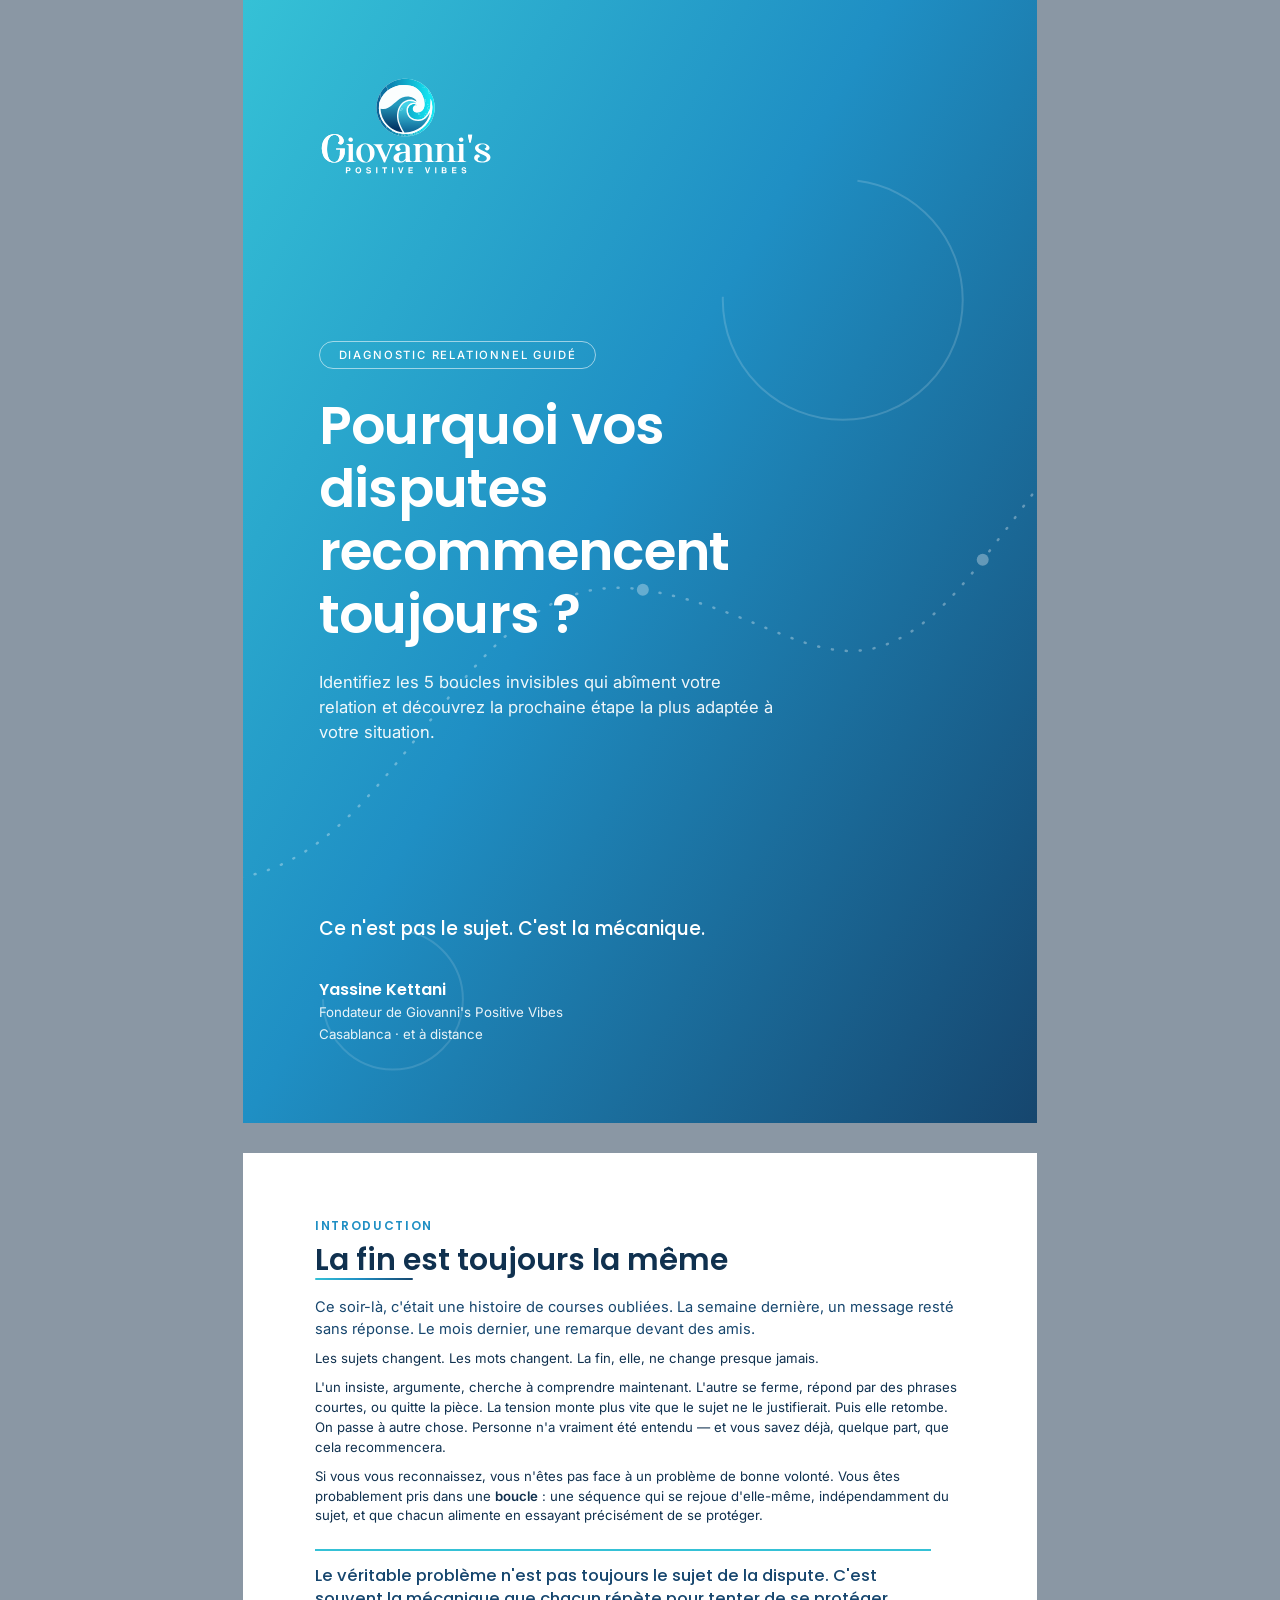
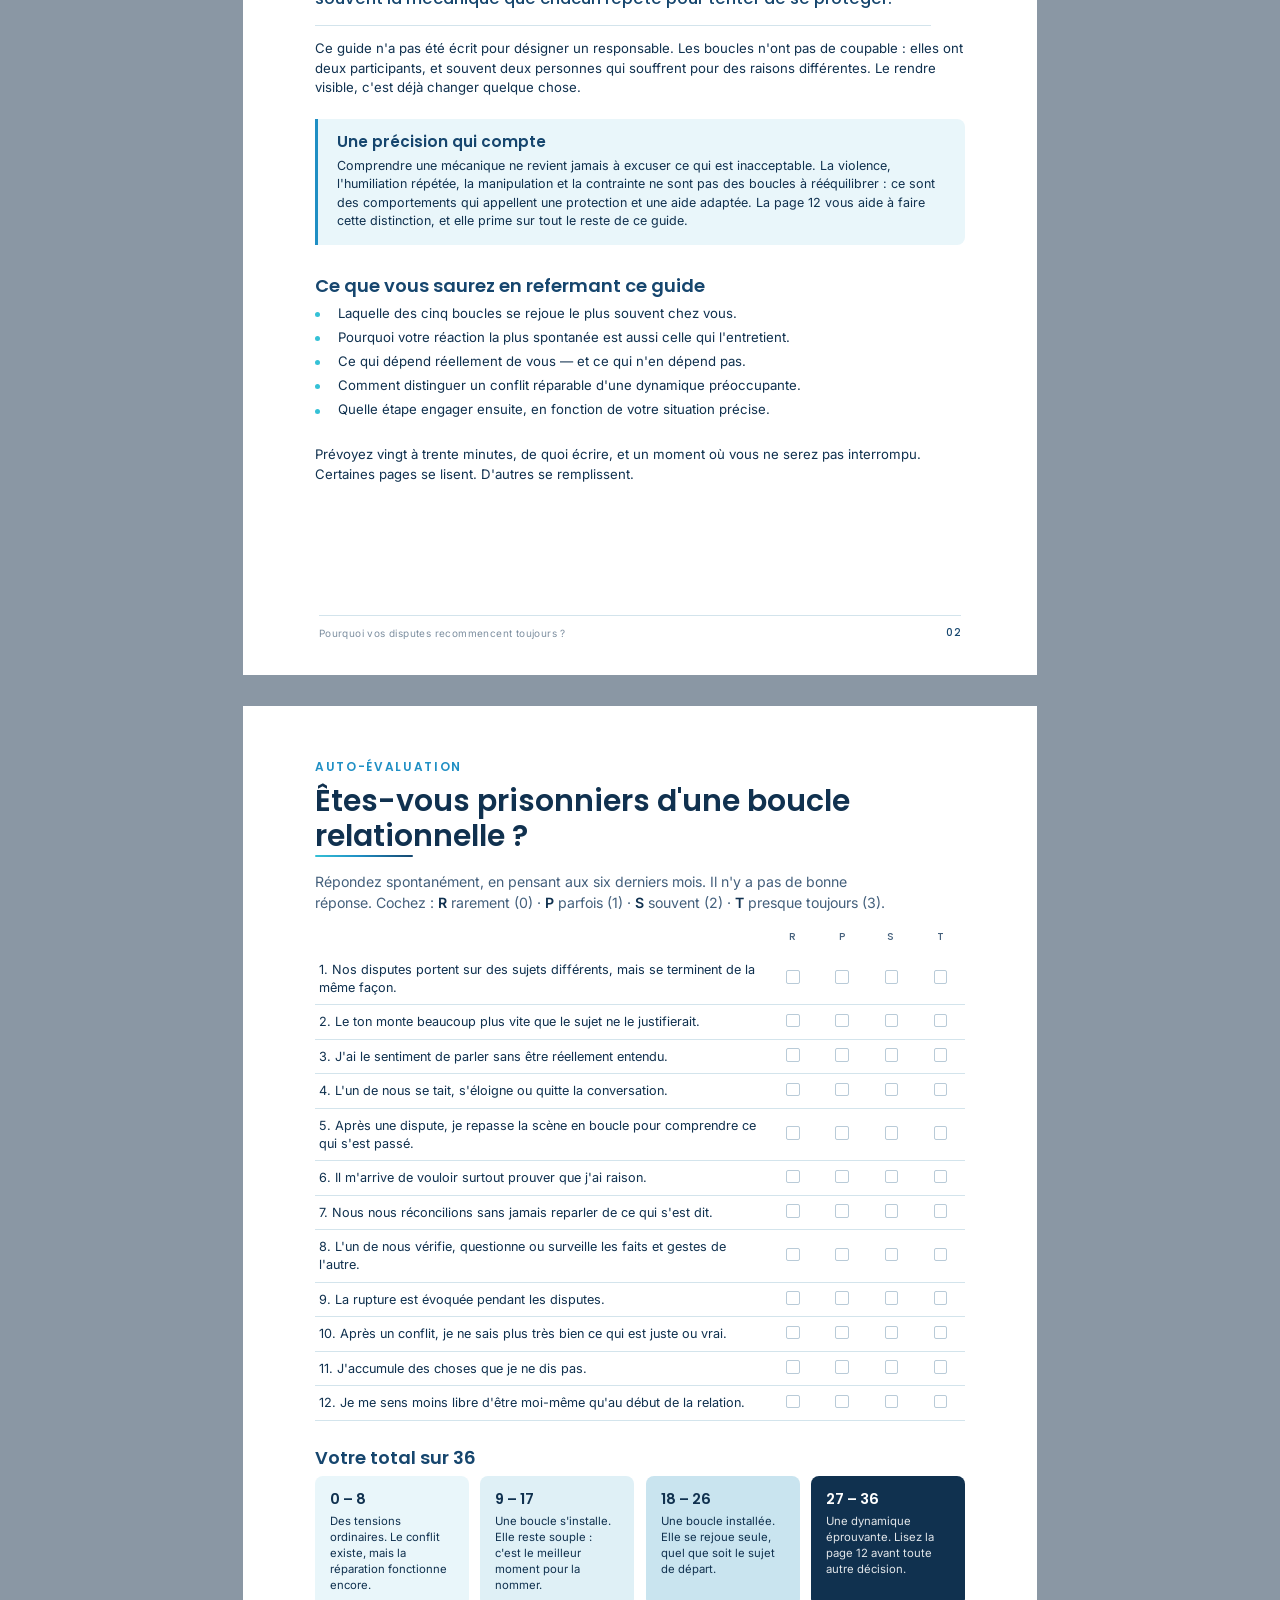
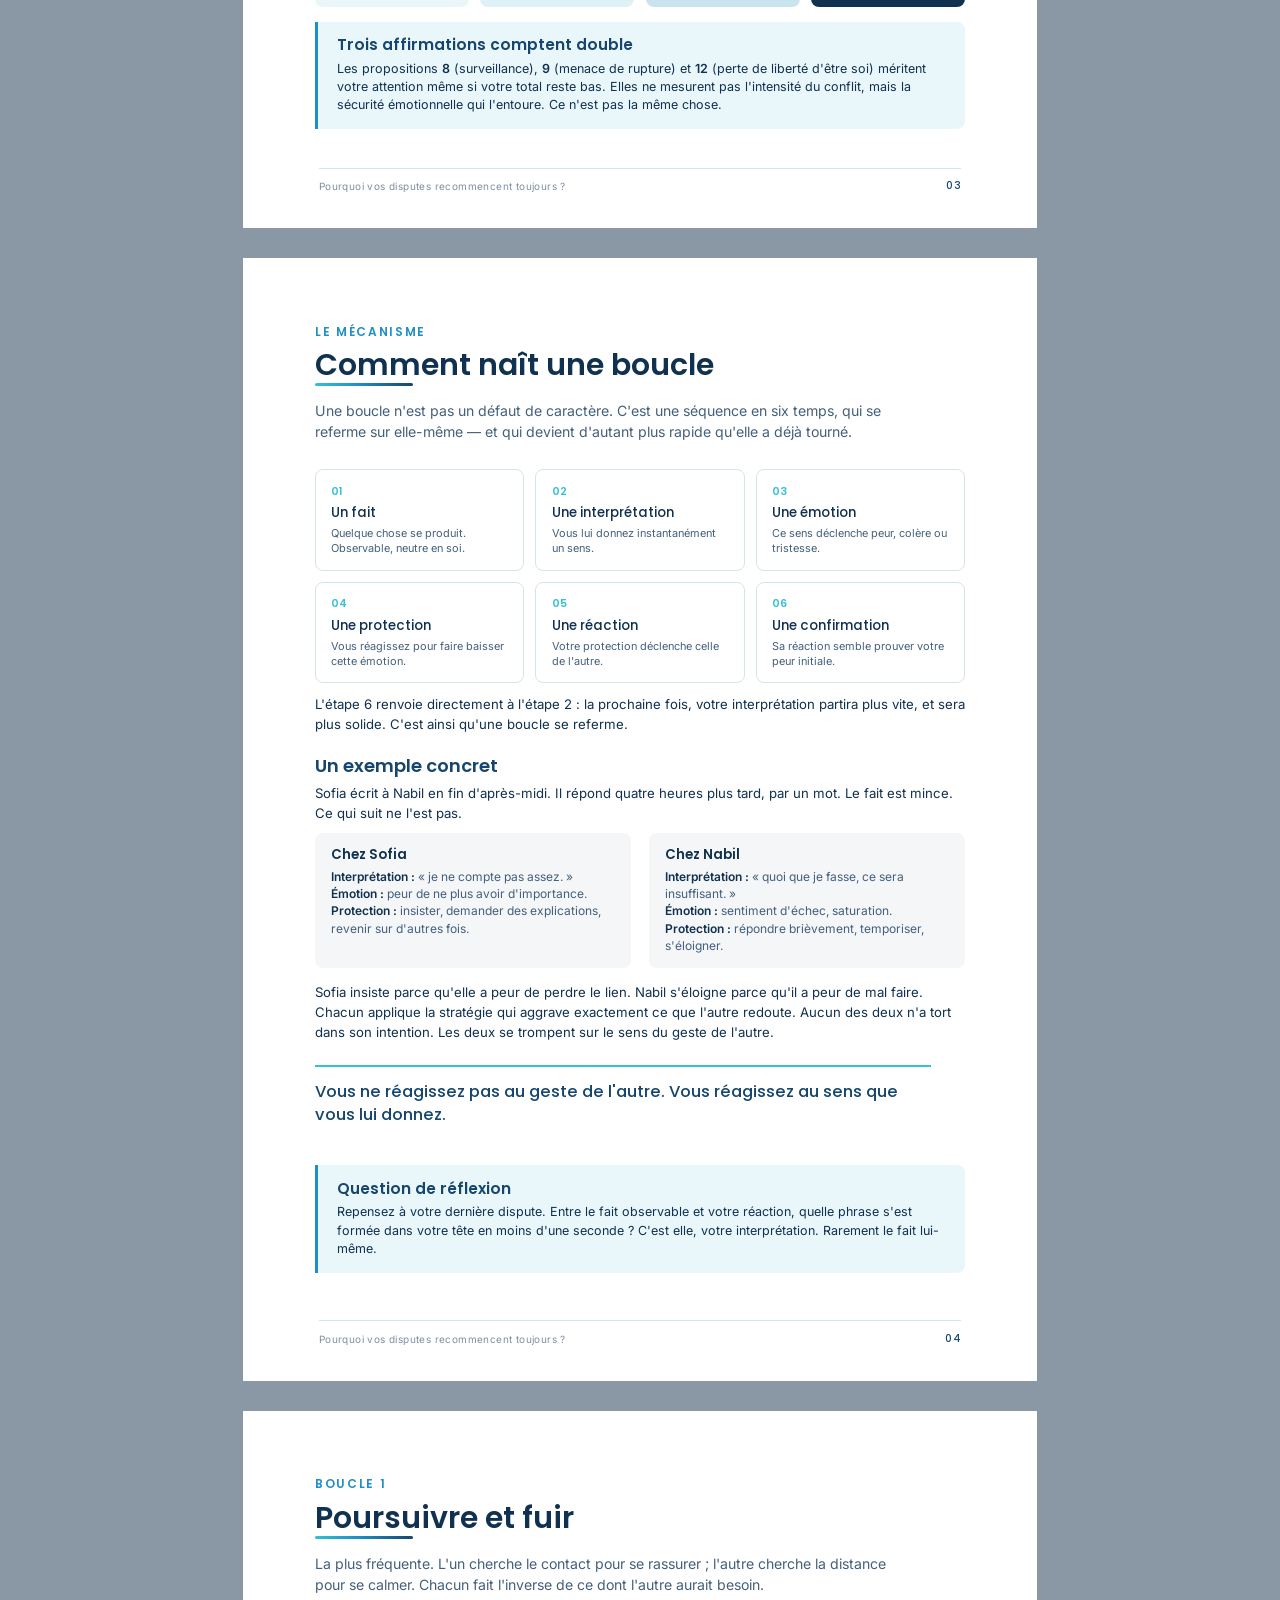
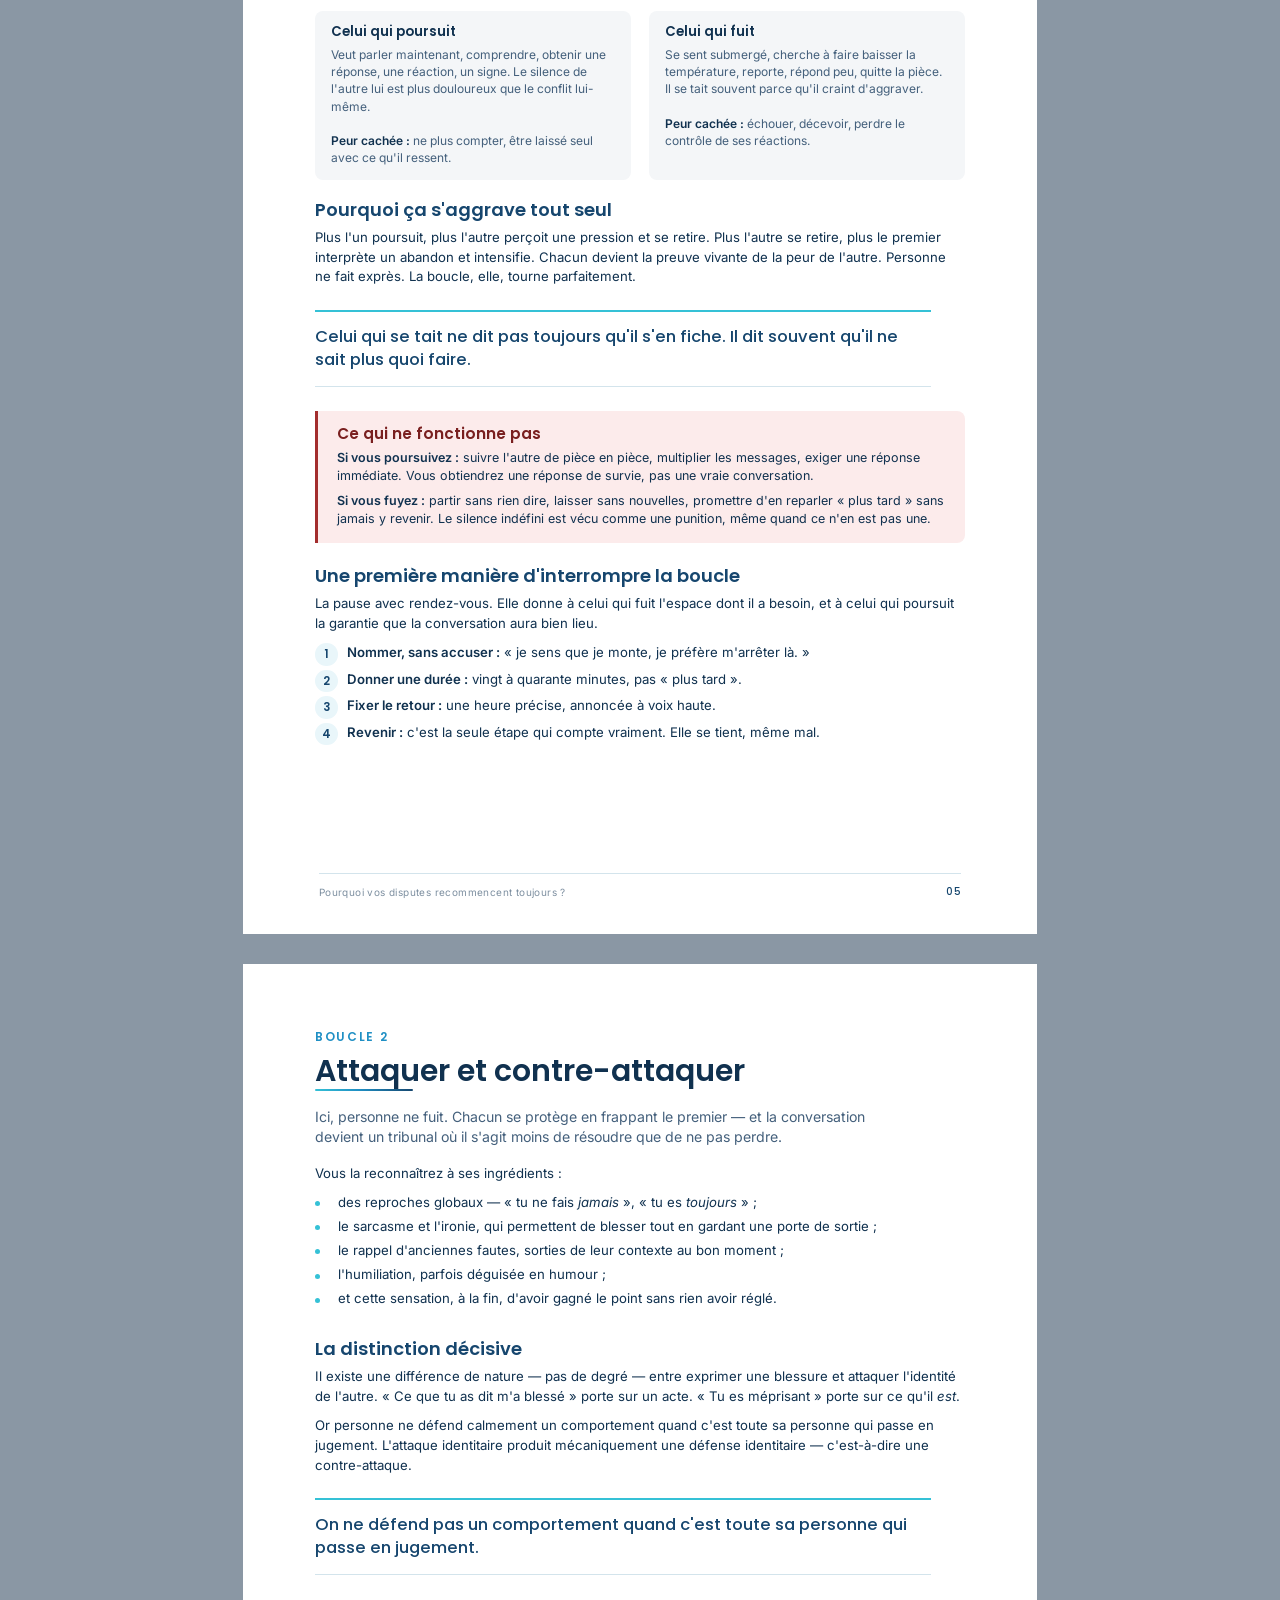
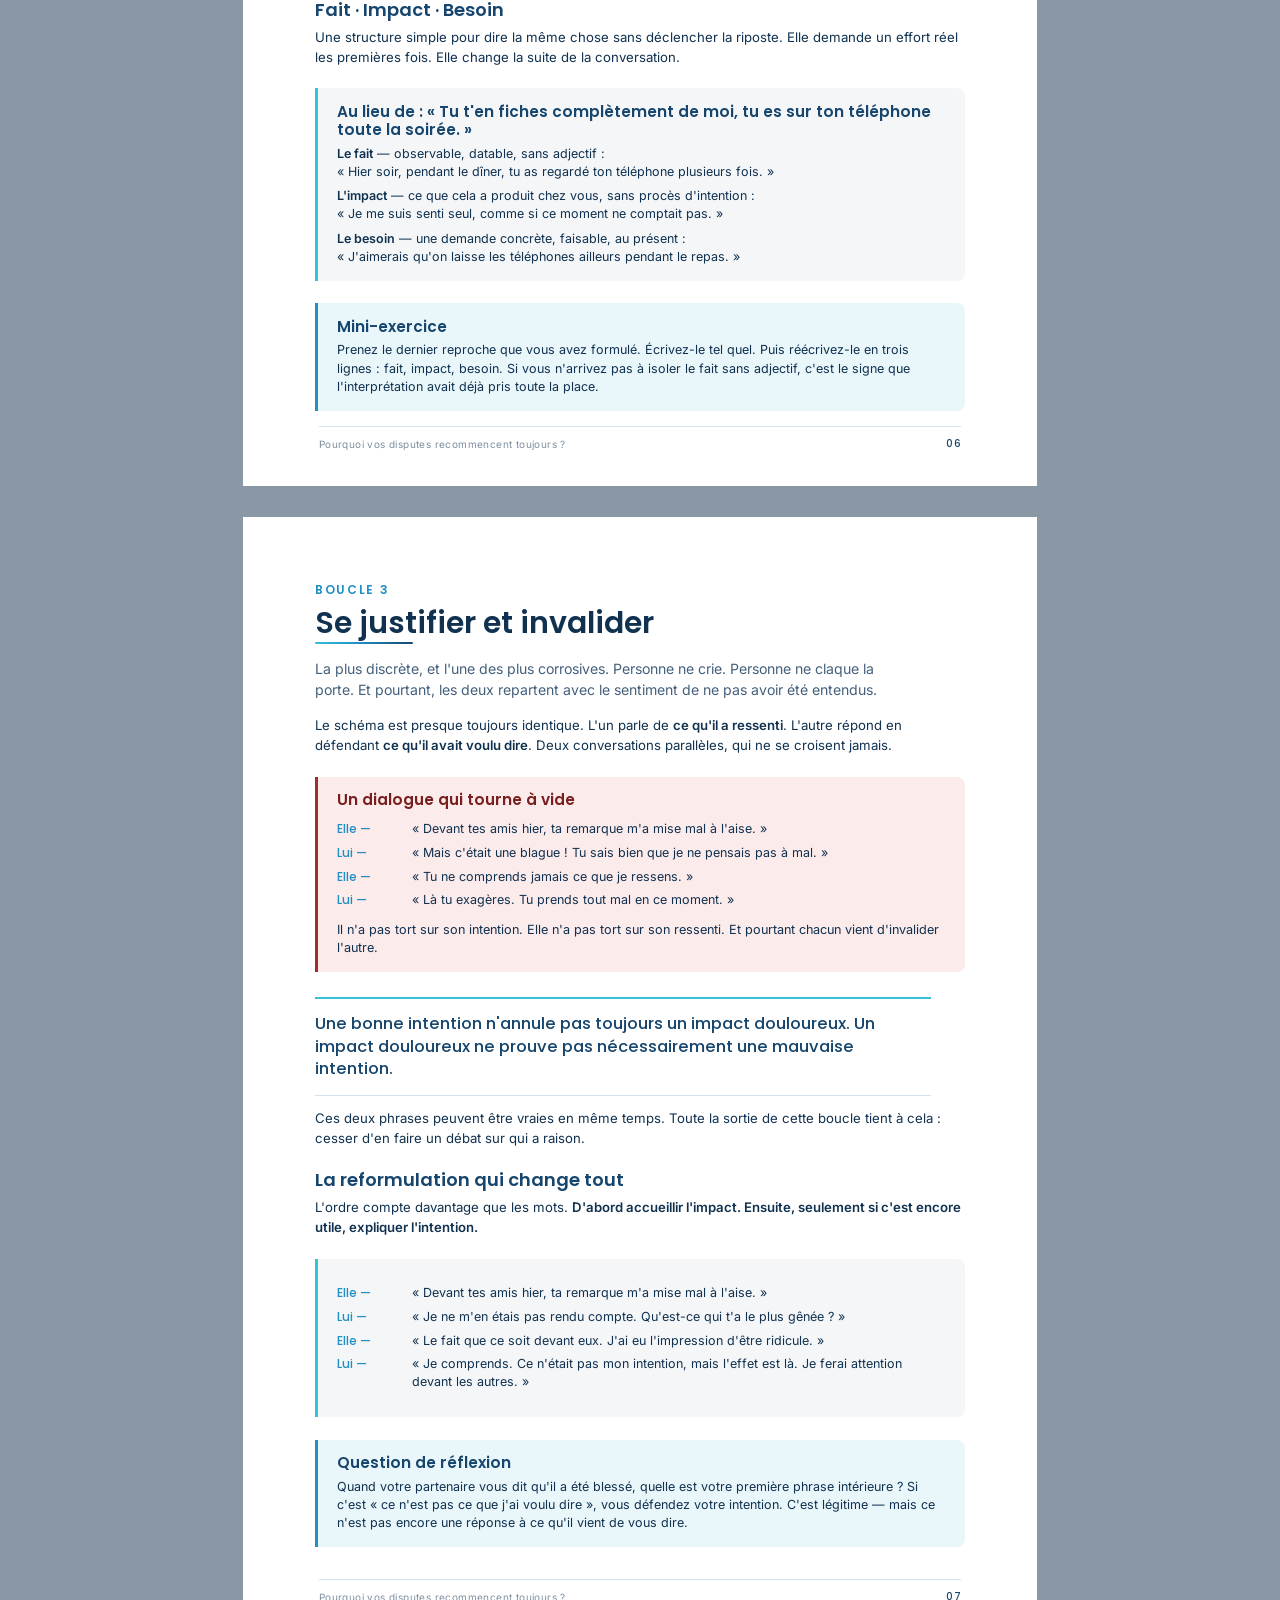
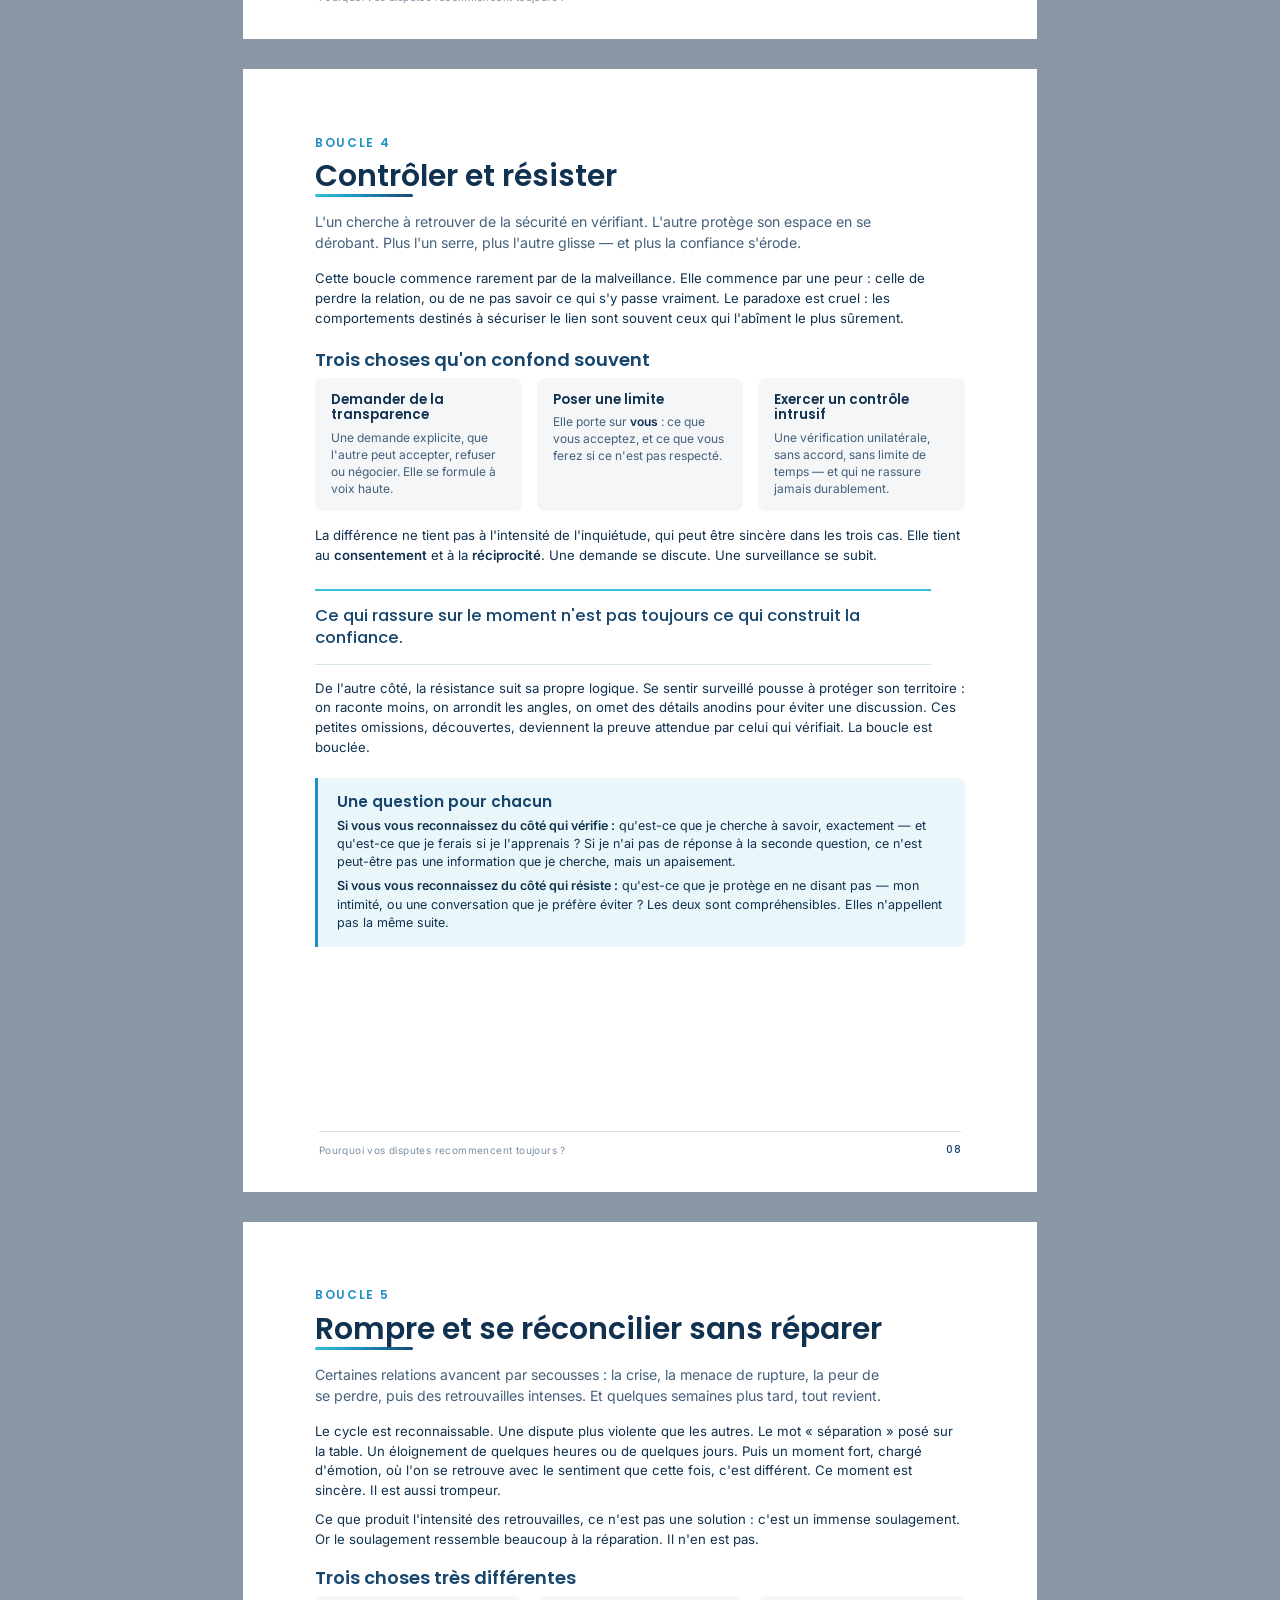
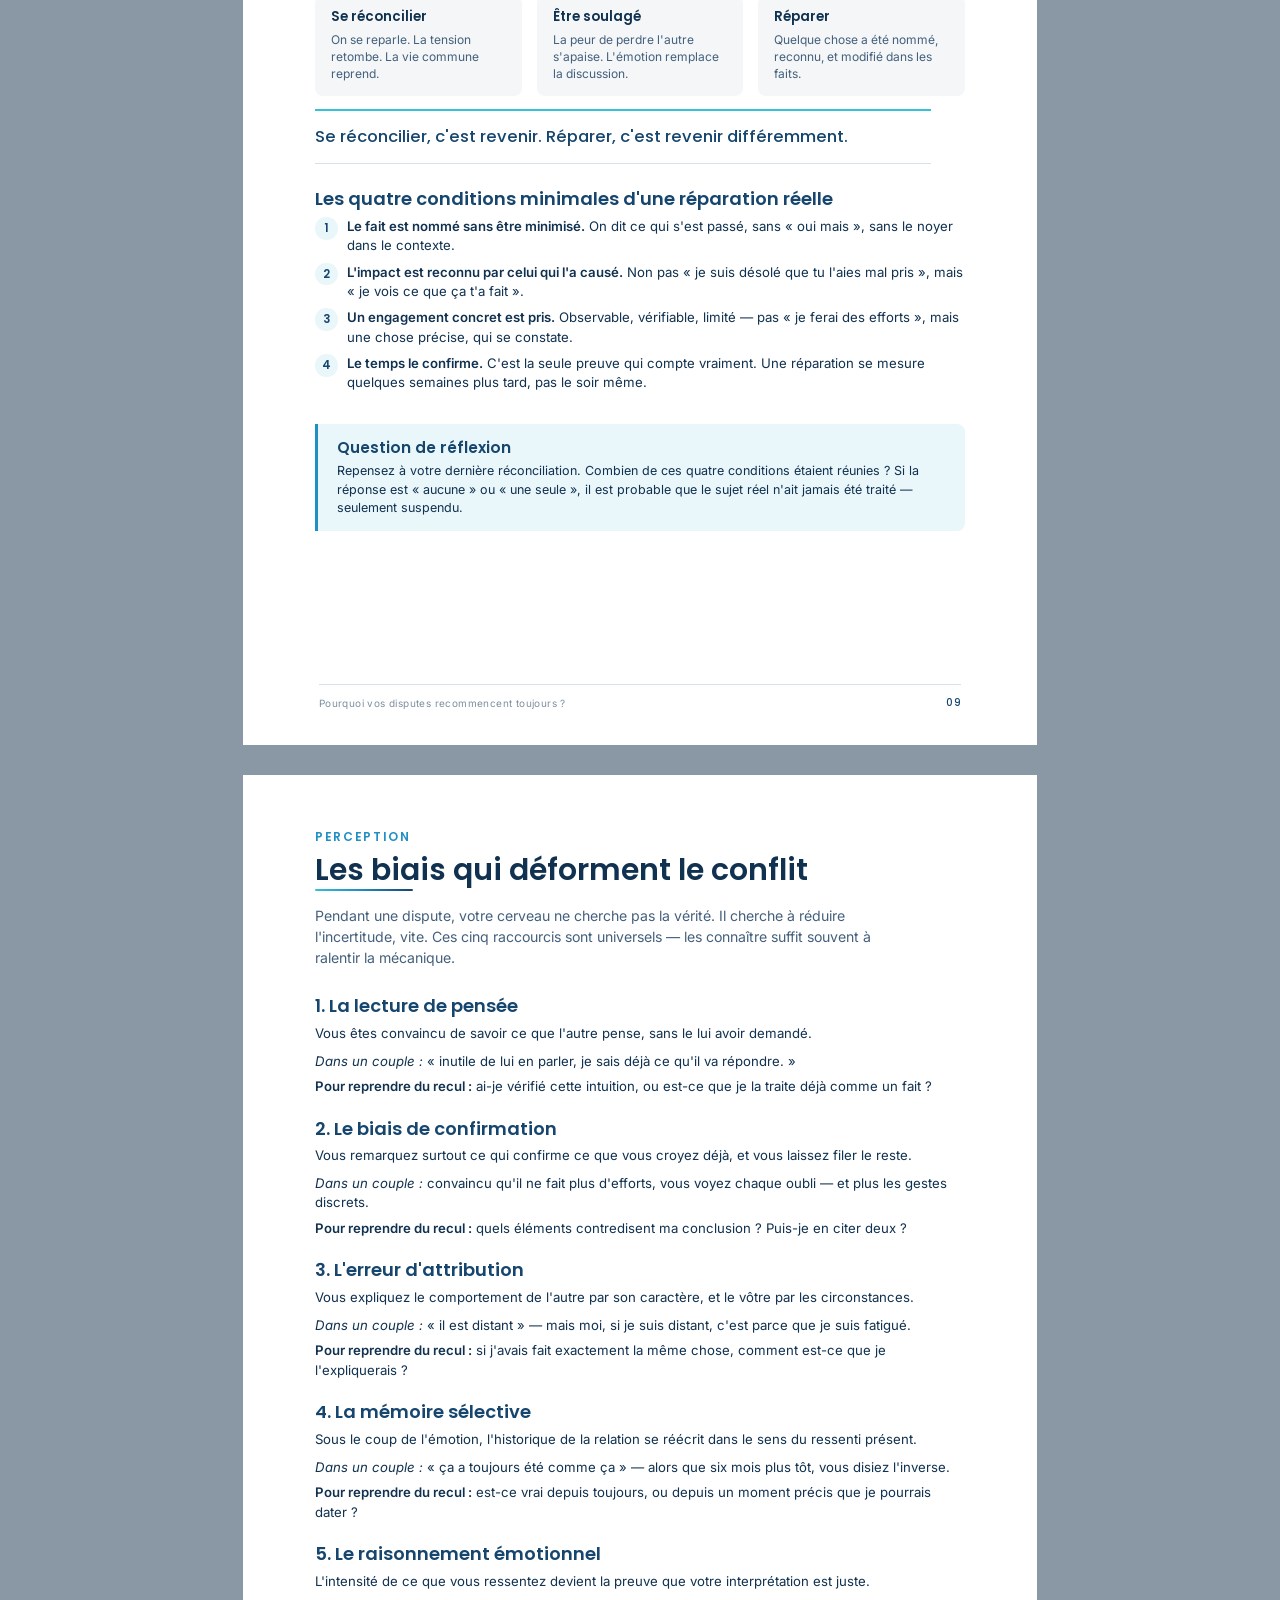
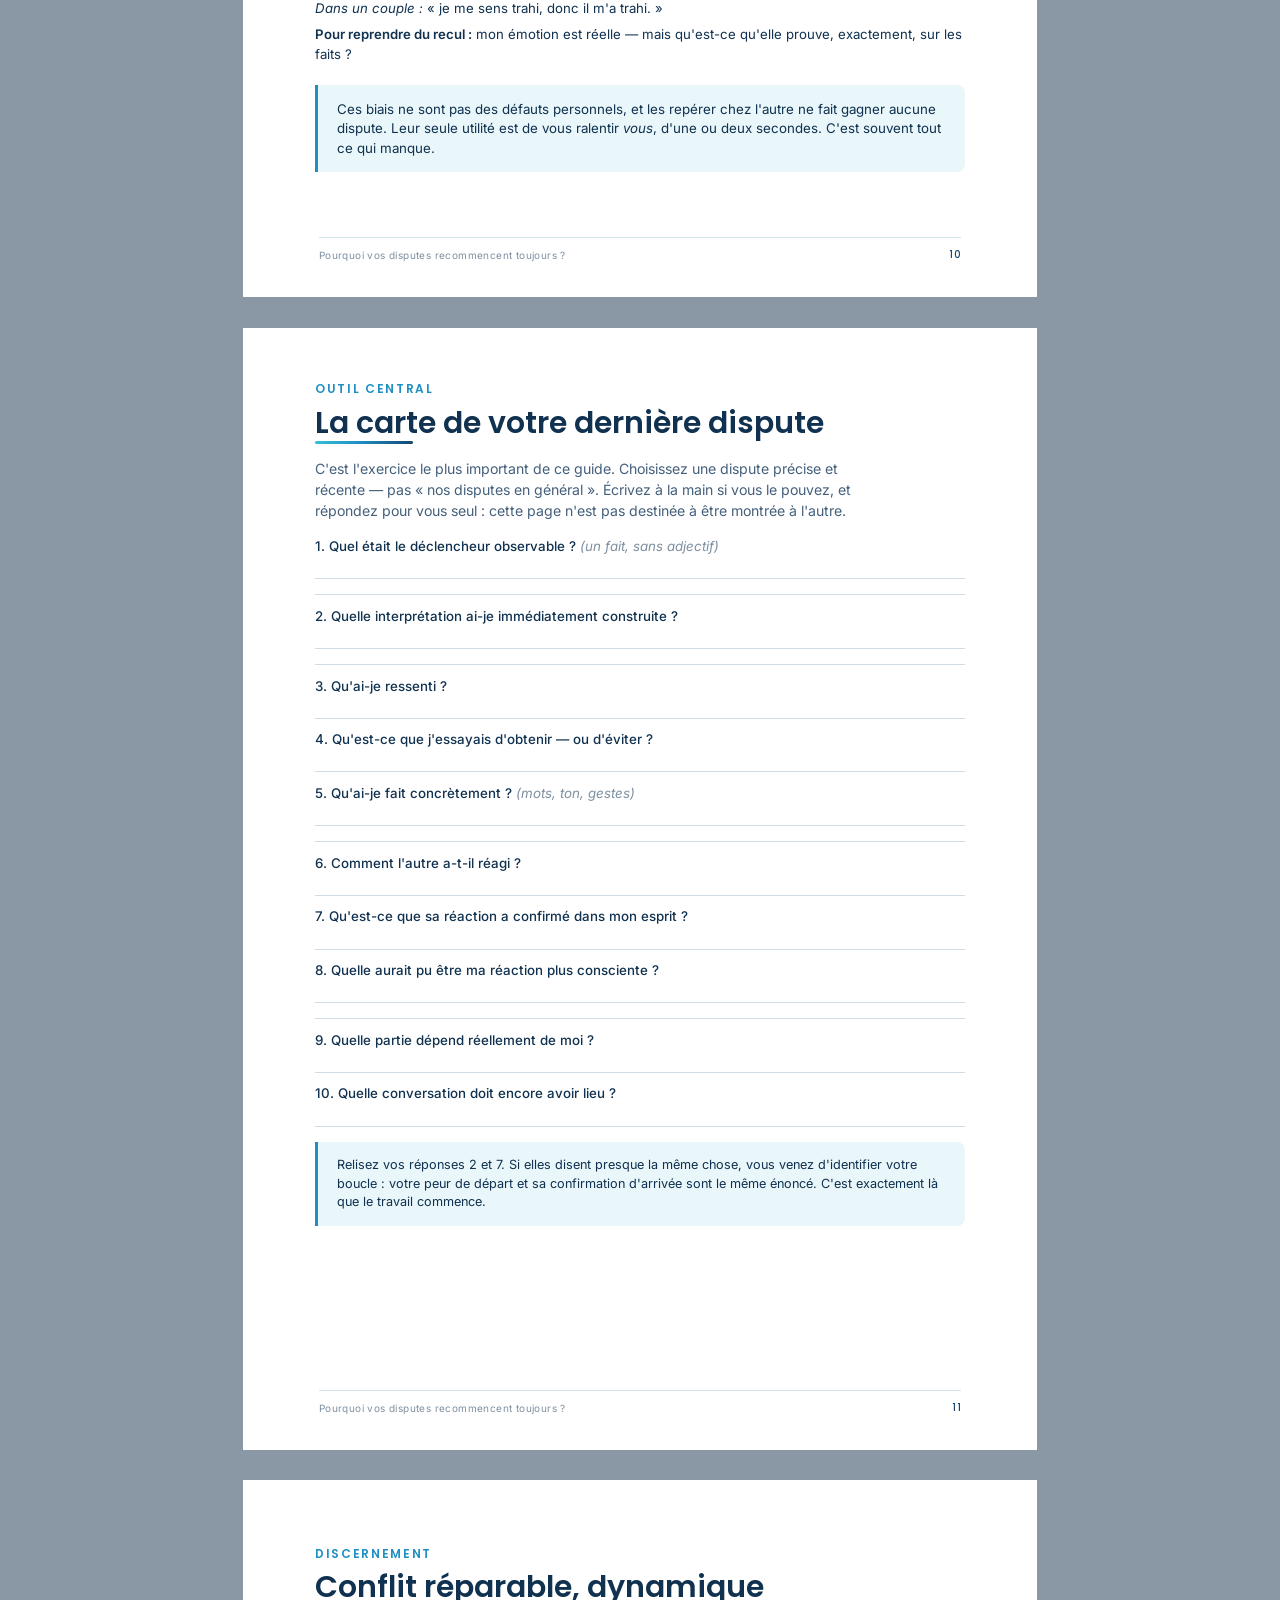
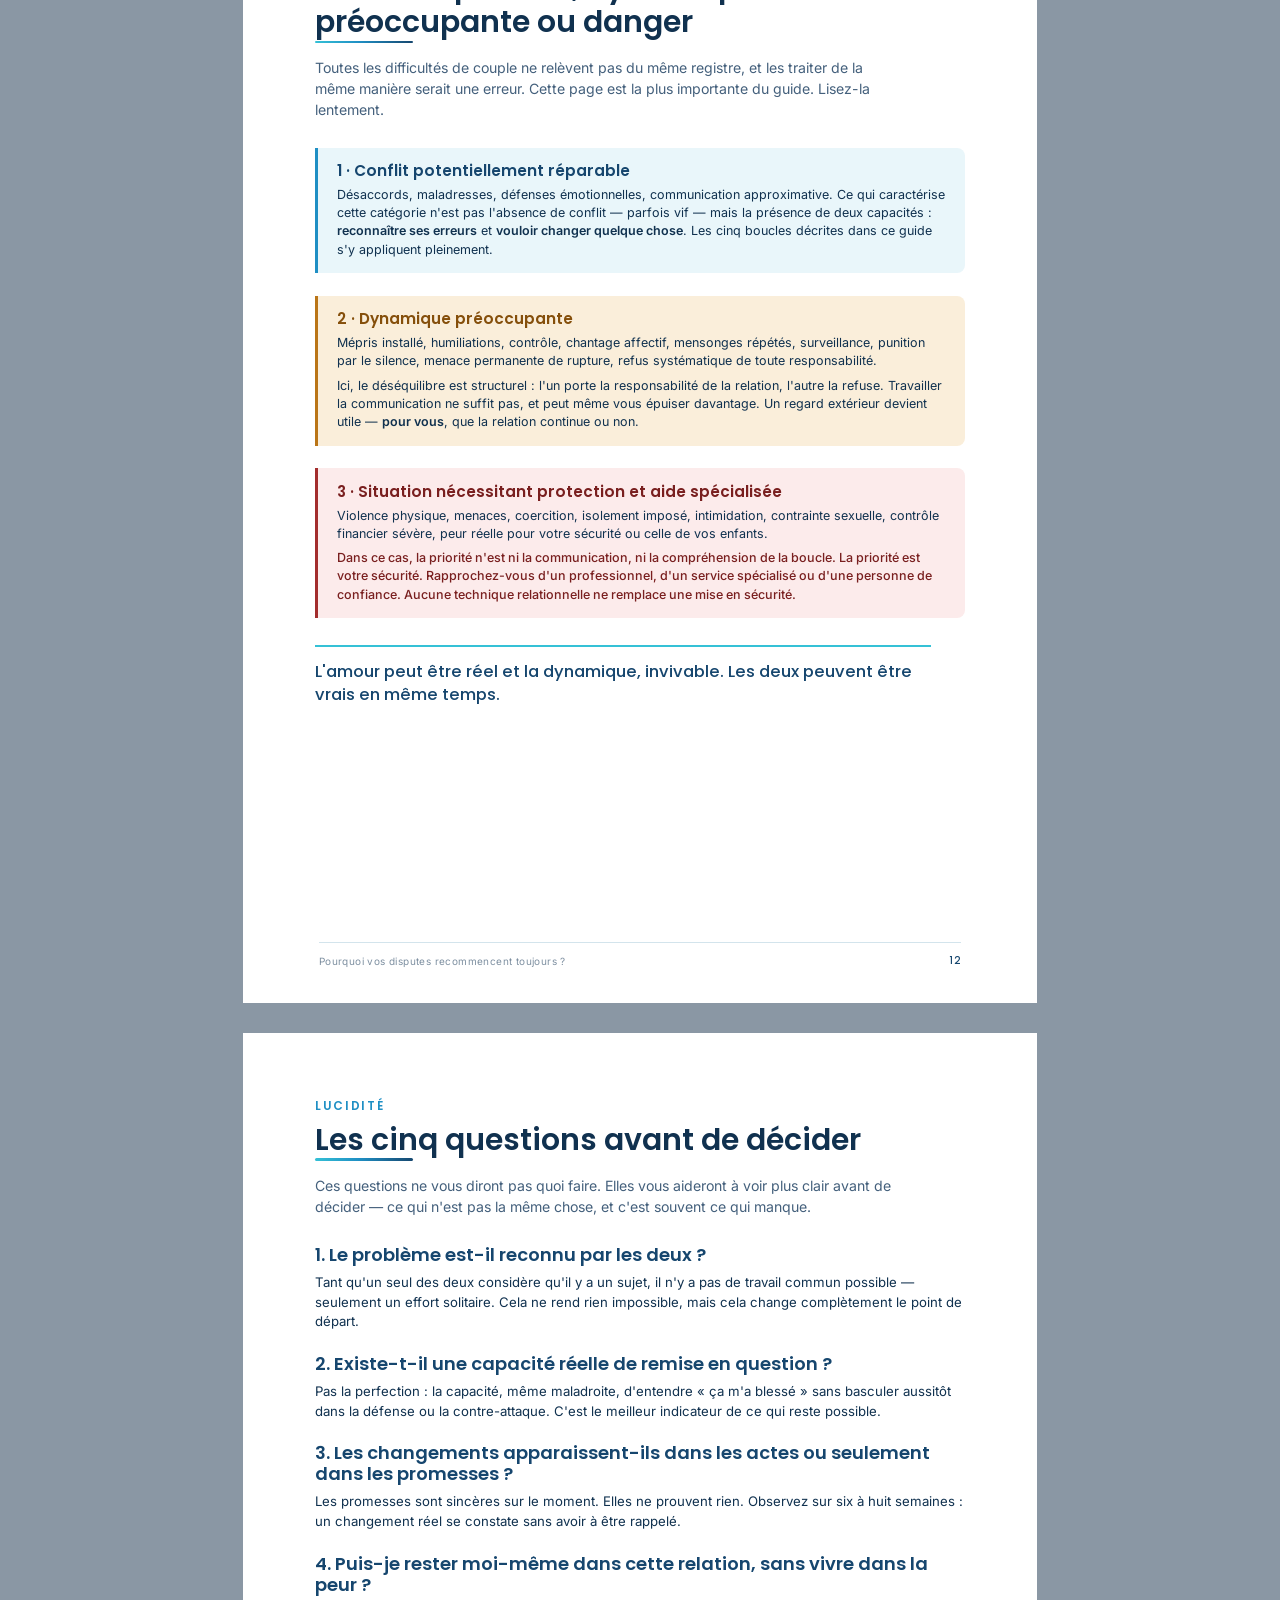
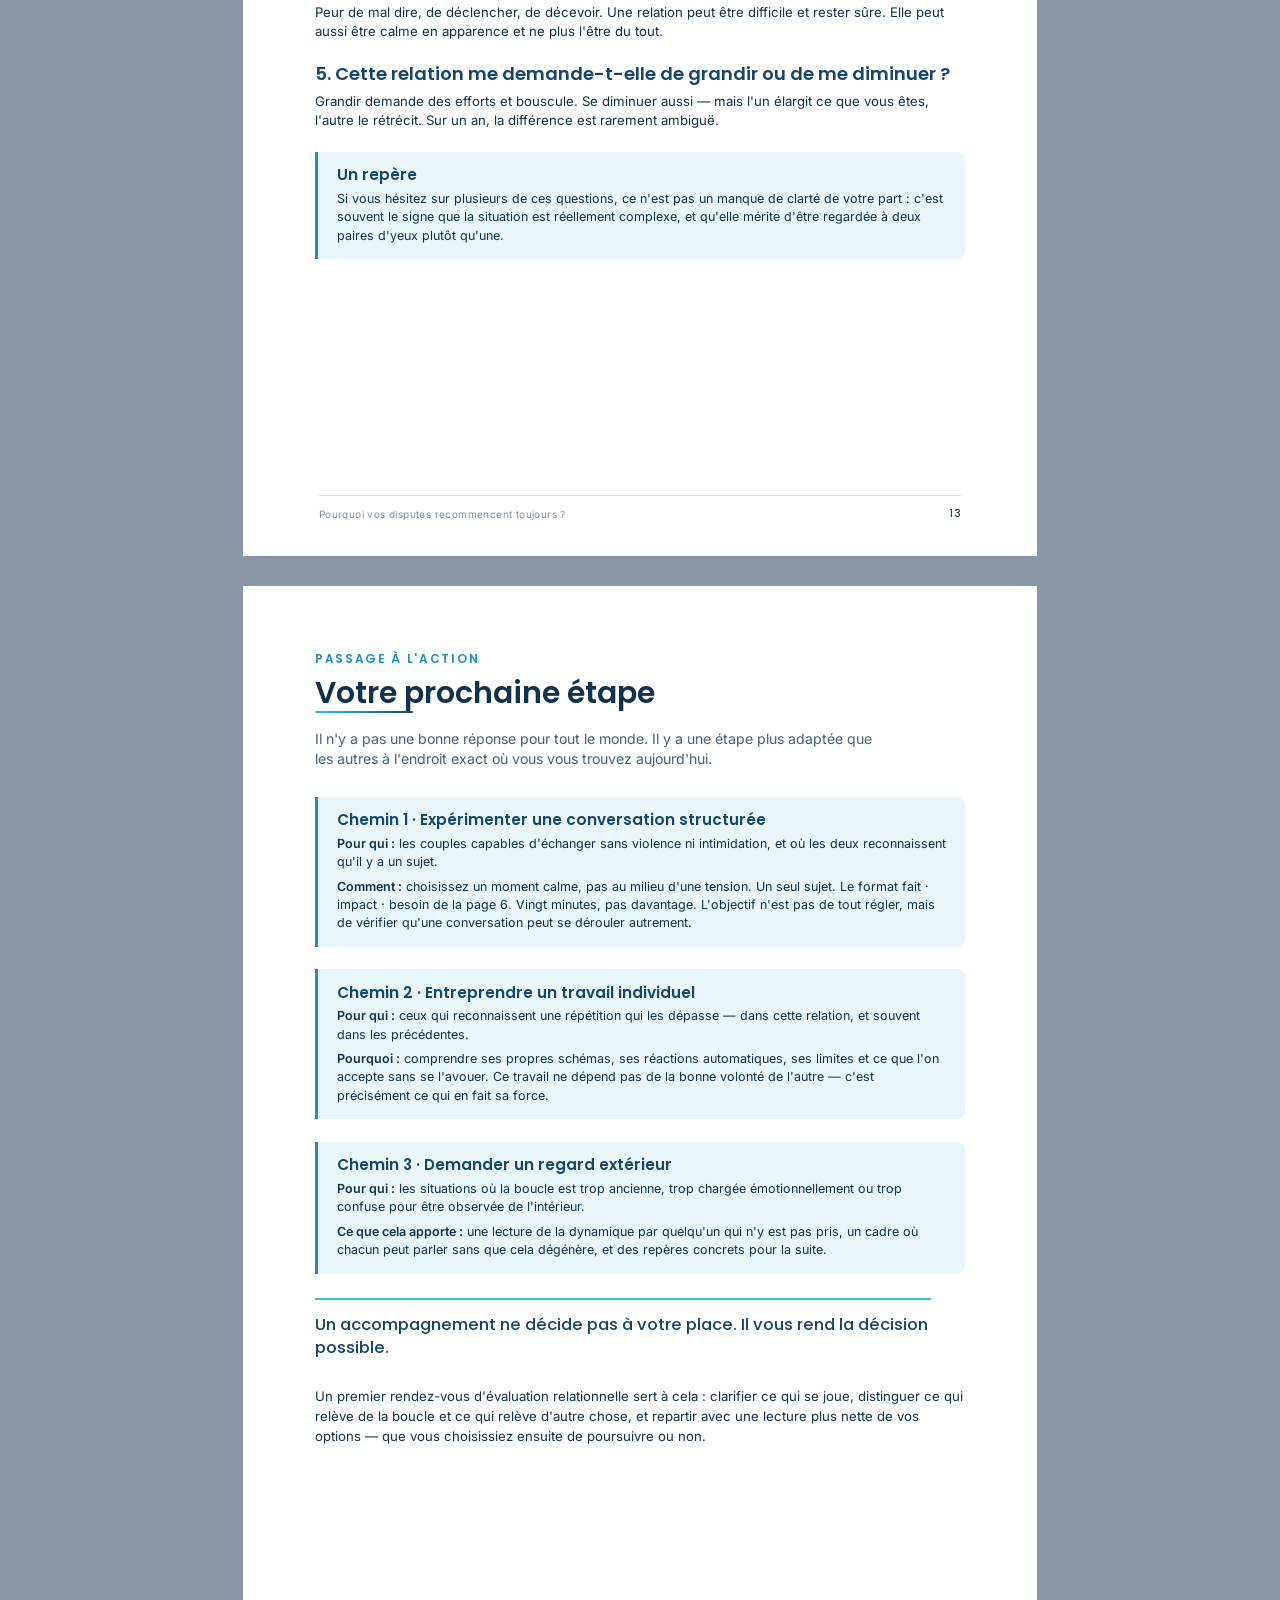
<file: ebook/index.html>
<!doctype html>
<html lang="fr">
<head>
<meta charset="utf-8">
<title>Pourquoi vos disputes recommencent toujours ? — Giovanni's Positive Vibes</title>
<link rel="preconnect" href="https://fonts.googleapis.com">
<link rel="preconnect" href="https://fonts.gstatic.com" crossorigin>
<link href="https://fonts.googleapis.com/css2?family=Inter:ital,wght@0,400;0,500;0,600;1,400&family=Poppins:wght@400;500;600&display=swap" rel="stylesheet">
<link rel="stylesheet" href="tokens.css">
<link rel="stylesheet" href="ebook.css">
</head>
<body>

<!-- ═══════════════ PAGE 1 — COUVERTURE ═══════════════ -->
<section class="page couverture">
  <svg class="trace-couv" viewBox="0 0 794 1123" preserveAspectRatio="none" aria-hidden="true">
    <path d="M-30 880 C 160 880, 210 560, 400 590 C 560 615, 610 730, 740 560 C 790 495, 810 470, 850 400"
          fill="none" stroke="#fff" stroke-width="2.5" stroke-dasharray="1 13" stroke-linecap="round"/>
    <circle cx="-30" cy="880" r="8" fill="#fff"/>
    <circle cx="400" cy="590" r="6" fill="#fff"/>
    <circle cx="740" cy="560" r="6" fill="#fff"/>
    <circle cx="600" cy="300" r="120" fill="none" stroke="#fff" stroke-width="2" stroke-dasharray="380 200" opacity=".5"/>
    <circle cx="150" cy="1000" r="70" fill="none" stroke="#fff" stroke-width="2" stroke-dasharray="220 120" opacity=".4"/>
  </svg>

  <div class="couv-haut" style="position:relative;z-index:2">
    <img class="logo" src="assets/logo-gpv-blanc.svg" alt="Giovanni's Positive Vibes">
  </div>

  <div class="couv-milieu" style="position:relative;z-index:2">
    <span class="badge-couv">Diagnostic relationnel guidé</span>
    <h1>Pourquoi vos disputes recommencent toujours&nbsp;?</h1>
    <p class="couv-sous">
      Identifiez les 5 boucles invisibles qui abîment votre relation et découvrez
      la prochaine étape la plus adaptée à votre situation.
    </p>
  </div>

  <div class="couv-bas" style="position:relative;z-index:2">
    <p class="couv-accroche">Ce n'est pas le sujet. C'est la mécanique.</p>
    <p class="couv-auteur">
      <strong>Yassine Kettani</strong>
      Fondateur de Giovanni's Positive Vibes<br>
      Casablanca · et à distance
    </p>
  </div>
</section>

<!-- ═══════════════ PAGE 2 — INTRODUCTION ═══════════════ -->
<section class="page">
  <div class="corps">
    <div class="ligne-titre"><span class="numero-chapitre">Introduction</span></div>
    <h2>La fin est toujours la même</h2>
    <div class="filet-titre"></div>

    <p class="intro">
      Ce soir-là, c'était une histoire de courses oubliées. La semaine dernière, un message
      resté sans réponse. Le mois dernier, une remarque devant des amis.
    </p>

    <p>
      Les sujets changent. Les mots changent. La fin, elle, ne change presque jamais.
    </p>
    <p>
      L'un insiste, argumente, cherche à comprendre maintenant. L'autre se ferme, répond
      par des phrases courtes, ou quitte la pièce. La tension monte plus vite que le sujet
      ne le justifierait. Puis elle retombe. On passe à autre chose. Personne n'a vraiment
      été entendu — et vous savez déjà, quelque part, que cela recommencera.
    </p>
    <p>
      Si vous vous reconnaissez, vous n'êtes pas face à un problème de bonne volonté.
      Vous êtes probablement pris dans une <strong>boucle</strong> : une séquence qui se
      rejoue d'elle-même, indépendamment du sujet, et que chacun alimente en essayant
      précisément de se protéger.
    </p>

    <div class="citation">
      Le véritable problème n'est pas toujours le sujet de la dispute.
      C'est souvent la mécanique que chacun répète pour tenter de se protéger.
    </div>

    <p>
      Ce guide n'a pas été écrit pour désigner un responsable. Les boucles n'ont pas de
      coupable : elles ont deux participants, et souvent deux personnes qui souffrent pour
      des raisons différentes. Le rendre visible, c'est déjà changer quelque chose.
    </p>

    <div class="encadre">
      <h4>Une précision qui compte</h4>
      <p>
        Comprendre une mécanique ne revient jamais à excuser ce qui est inacceptable.
        La violence, l'humiliation répétée, la manipulation et la contrainte ne sont pas
        des boucles à rééquilibrer : ce sont des comportements qui appellent une protection
        et une aide adaptée. La page 12 vous aide à faire cette distinction, et elle prime
        sur tout le reste de ce guide.
      </p>
    </div>

    <h3 style="margin-top:5mm">Ce que vous saurez en refermant ce guide</h3>
    <ul class="puces">
      <li>Laquelle des cinq boucles se rejoue le plus souvent chez vous.</li>
      <li>Pourquoi votre réaction la plus spontanée est aussi celle qui l'entretient.</li>
      <li>Ce qui dépend réellement de vous — et ce qui n'en dépend pas.</li>
      <li>Comment distinguer un conflit réparable d'une dynamique préoccupante.</li>
      <li>Quelle étape engager ensuite, en fonction de votre situation précise.</li>
    </ul>

    <p style="margin-top:2mm">
      Prévoyez vingt à trente minutes, de quoi écrire, et un moment où vous ne serez pas
      interrompu. Certaines pages se lisent. D'autres se remplissent.
    </p>
  </div>
  <div class="pied"><span>Pourquoi vos disputes recommencent toujours ?</span><span>02</span></div>
</section>

<!-- ═══════════════ PAGE 3 — AUTO-ÉVALUATION ═══════════════ -->
<section class="page">
  <div class="corps corps--serre">
    <div class="ligne-titre"><span class="numero-chapitre">Auto-évaluation</span></div>
    <h2>Êtes-vous prisonniers d'une boucle relationnelle&nbsp;?</h2>
    <div class="filet-titre"></div>
    <p class="chapo" style="margin-bottom:4mm">
      Répondez spontanément, en pensant aux six derniers mois. Il n'y a pas de bonne réponse.
      Cochez : <strong>R</strong> rarement (0) · <strong>P</strong> parfois (1) ·
      <strong>S</strong> souvent (2) · <strong>T</strong> presque toujours (3).
    </p>

    <table class="test">
      <tr><th class="enonce"></th><th>R</th><th>P</th><th>S</th><th>T</th></tr>
      <tr><td class="enonce">1. Nos disputes portent sur des sujets différents, mais se terminent de la même façon.</td><td class="case"><span class="case-vide"></span></td><td class="case"><span class="case-vide"></span></td><td class="case"><span class="case-vide"></span></td><td class="case"><span class="case-vide"></span></td></tr>
      <tr><td class="enonce">2. Le ton monte beaucoup plus vite que le sujet ne le justifierait.</td><td class="case"><span class="case-vide"></span></td><td class="case"><span class="case-vide"></span></td><td class="case"><span class="case-vide"></span></td><td class="case"><span class="case-vide"></span></td></tr>
      <tr><td class="enonce">3. J'ai le sentiment de parler sans être réellement entendu.</td><td class="case"><span class="case-vide"></span></td><td class="case"><span class="case-vide"></span></td><td class="case"><span class="case-vide"></span></td><td class="case"><span class="case-vide"></span></td></tr>
      <tr><td class="enonce">4. L'un de nous se tait, s'éloigne ou quitte la conversation.</td><td class="case"><span class="case-vide"></span></td><td class="case"><span class="case-vide"></span></td><td class="case"><span class="case-vide"></span></td><td class="case"><span class="case-vide"></span></td></tr>
      <tr><td class="enonce">5. Après une dispute, je repasse la scène en boucle pour comprendre ce qui s'est passé.</td><td class="case"><span class="case-vide"></span></td><td class="case"><span class="case-vide"></span></td><td class="case"><span class="case-vide"></span></td><td class="case"><span class="case-vide"></span></td></tr>
      <tr><td class="enonce">6. Il m'arrive de vouloir surtout prouver que j'ai raison.</td><td class="case"><span class="case-vide"></span></td><td class="case"><span class="case-vide"></span></td><td class="case"><span class="case-vide"></span></td><td class="case"><span class="case-vide"></span></td></tr>
      <tr><td class="enonce">7. Nous nous réconcilions sans jamais reparler de ce qui s'est dit.</td><td class="case"><span class="case-vide"></span></td><td class="case"><span class="case-vide"></span></td><td class="case"><span class="case-vide"></span></td><td class="case"><span class="case-vide"></span></td></tr>
      <tr><td class="enonce">8. L'un de nous vérifie, questionne ou surveille les faits et gestes de l'autre.</td><td class="case"><span class="case-vide"></span></td><td class="case"><span class="case-vide"></span></td><td class="case"><span class="case-vide"></span></td><td class="case"><span class="case-vide"></span></td></tr>
      <tr><td class="enonce">9. La rupture est évoquée pendant les disputes.</td><td class="case"><span class="case-vide"></span></td><td class="case"><span class="case-vide"></span></td><td class="case"><span class="case-vide"></span></td><td class="case"><span class="case-vide"></span></td></tr>
      <tr><td class="enonce">10. Après un conflit, je ne sais plus très bien ce qui est juste ou vrai.</td><td class="case"><span class="case-vide"></span></td><td class="case"><span class="case-vide"></span></td><td class="case"><span class="case-vide"></span></td><td class="case"><span class="case-vide"></span></td></tr>
      <tr><td class="enonce">11. J'accumule des choses que je ne dis pas.</td><td class="case"><span class="case-vide"></span></td><td class="case"><span class="case-vide"></span></td><td class="case"><span class="case-vide"></span></td><td class="case"><span class="case-vide"></span></td></tr>
      <tr><td class="enonce">12. Je me sens moins libre d'être moi-même qu'au début de la relation.</td><td class="case"><span class="case-vide"></span></td><td class="case"><span class="case-vide"></span></td><td class="case"><span class="case-vide"></span></td><td class="case"><span class="case-vide"></span></td></tr>
    </table>

    <h3>Votre total sur 36</h3>
    <div class="bareme">
      <div class="b1"><strong>0 – 8</strong><p>Des tensions ordinaires. Le conflit existe, mais la réparation fonctionne encore.</p></div>
      <div class="b2"><strong>9 – 17</strong><p>Une boucle s'installe. Elle reste souple : c'est le meilleur moment pour la nommer.</p></div>
      <div class="b3"><strong>18 – 26</strong><p>Une boucle installée. Elle se rejoue seule, quel que soit le sujet de départ.</p></div>
      <div class="b4"><strong>27 – 36</strong><p>Une dynamique éprouvante. Lisez la page 12 avant toute autre décision.</p></div>
    </div>

    <div class="encadre" style="margin-top:4mm">
      <h4>Trois affirmations comptent double</h4>
      <p>
        Les propositions <strong>8</strong> (surveillance), <strong>9</strong> (menace de rupture)
        et <strong>12</strong> (perte de liberté d'être soi) méritent votre attention même si votre
        total reste bas. Elles ne mesurent pas l'intensité du conflit, mais la sécurité
        émotionnelle qui l'entoure. Ce n'est pas la même chose.
      </p>
    </div>
  </div>
  <div class="pied"><span>Pourquoi vos disputes recommencent toujours ?</span><span>03</span></div>
</section>

<!-- ═══════════════ PAGE 4 — COMMENT NAÎT UNE BOUCLE ═══════════════ -->
<section class="page">
  <div class="corps">
    <div class="ligne-titre"><span class="numero-chapitre">Le mécanisme</span></div>
    <h2>Comment naît une boucle</h2>
    <div class="filet-titre"></div>
    <p class="chapo">
      Une boucle n'est pas un défaut de caractère. C'est une séquence en six temps,
      qui se referme sur elle-même — et qui devient d'autant plus rapide qu'elle a déjà tourné.
    </p>

    <div class="cycle">
      <div class="cycle-etape"><span>01</span><strong>Un fait</strong><p>Quelque chose se produit. Observable, neutre en soi.</p></div>
      <div class="cycle-etape"><span>02</span><strong>Une interprétation</strong><p>Vous lui donnez instantanément un sens.</p></div>
      <div class="cycle-etape"><span>03</span><strong>Une émotion</strong><p>Ce sens déclenche peur, colère ou tristesse.</p></div>
      <div class="cycle-etape"><span>04</span><strong>Une protection</strong><p>Vous réagissez pour faire baisser cette émotion.</p></div>
      <div class="cycle-etape"><span>05</span><strong>Une réaction</strong><p>Votre protection déclenche celle de l'autre.</p></div>
      <div class="cycle-etape"><span>06</span><strong>Une confirmation</strong><p>Sa réaction semble prouver votre peur initiale.</p></div>
    </div>

    <p>
      L'étape 6 renvoie directement à l'étape 2 : la prochaine fois, votre interprétation
      partira plus vite, et sera plus solide. C'est ainsi qu'une boucle se referme.
    </p>

    <h3 style="margin-top:3mm">Un exemple concret</h3>
    <p>
      Sofia écrit à Nabil en fin d'après-midi. Il répond quatre heures plus tard, par un mot.
      Le fait est mince. Ce qui suit ne l'est pas.
    </p>

    <div class="duo">
      <div class="carte">
        <h4>Chez Sofia</h4>
        <p>
          <strong>Interprétation :</strong> « je ne compte pas assez. »<br>
          <strong>Émotion :</strong> peur de ne plus avoir d'importance.<br>
          <strong>Protection :</strong> insister, demander des explications, revenir sur d'autres fois.
        </p>
      </div>
      <div class="carte">
        <h4>Chez Nabil</h4>
        <p>
          <strong>Interprétation :</strong> « quoi que je fasse, ce sera insuffisant. »<br>
          <strong>Émotion :</strong> sentiment d'échec, saturation.<br>
          <strong>Protection :</strong> répondre brièvement, temporiser, s'éloigner.
        </p>
      </div>
    </div>

    <p style="margin-top:4mm">
      Sofia insiste parce qu'elle a peur de perdre le lien. Nabil s'éloigne parce qu'il a peur
      de mal faire. Chacun applique la stratégie qui aggrave exactement ce que l'autre redoute.
      Aucun des deux n'a tort dans son intention. Les deux se trompent sur le sens du geste
      de l'autre.
    </p>

    <div class="citation citation--fin">
      Vous ne réagissez pas au geste de l'autre.
      Vous réagissez au sens que vous lui donnez.
    </div>

    <div class="encadre">
      <h4>Question de réflexion</h4>
      <p>
        Repensez à votre dernière dispute. Entre le fait observable et votre réaction,
        quelle phrase s'est formée dans votre tête en moins d'une seconde ?
        C'est elle, votre interprétation. Rarement le fait lui-même.
      </p>
    </div>
  </div>
  <div class="pied"><span>Pourquoi vos disputes recommencent toujours ?</span><span>04</span></div>
</section>

<!-- ═══════════════ PAGE 5 — BOUCLE 1 ═══════════════ -->
<section class="page">
  <div class="corps">
    <div class="ligne-titre"><span class="numero-chapitre">Boucle 1</span></div>
    <h2>Poursuivre et fuir</h2>
    <div class="filet-titre"></div>
    <p class="chapo">
      La plus fréquente. L'un cherche le contact pour se rassurer ; l'autre cherche la distance
      pour se calmer. Chacun fait l'inverse de ce dont l'autre aurait besoin.
    </p>

    <div class="duo">
      <div class="carte">
        <h4>Celui qui poursuit</h4>
        <p>
          Veut parler maintenant, comprendre, obtenir une réponse, une réaction, un signe.
          Le silence de l'autre lui est plus douloureux que le conflit lui-même.<br><br>
          <strong>Peur cachée :</strong> ne plus compter, être laissé seul avec ce qu'il ressent.
        </p>
      </div>
      <div class="carte">
        <h4>Celui qui fuit</h4>
        <p>
          Se sent submergé, cherche à faire baisser la température, reporte, répond peu,
          quitte la pièce. Il se tait souvent parce qu'il craint d'aggraver.<br><br>
          <strong>Peur cachée :</strong> échouer, décevoir, perdre le contrôle de ses réactions.
        </p>
      </div>
    </div>

    <h3 style="margin-top:5mm">Pourquoi ça s'aggrave tout seul</h3>
    <p>
      Plus l'un poursuit, plus l'autre perçoit une pression et se retire. Plus l'autre se retire,
      plus le premier interprète un abandon et intensifie. Chacun devient la preuve vivante
      de la peur de l'autre. Personne ne fait exprès. La boucle, elle, tourne parfaitement.
    </p>

    <div class="citation">
      Celui qui se tait ne dit pas toujours qu'il s'en fiche.
      Il dit souvent qu'il ne sait plus quoi faire.
    </div>

    <div class="encadre--alerte encadre">
      <h4>Ce qui ne fonctionne pas</h4>
      <p>
        <strong>Si vous poursuivez :</strong> suivre l'autre de pièce en pièce, multiplier les
        messages, exiger une réponse immédiate. Vous obtiendrez une réponse de survie, pas une
        vraie conversation.
      </p>
      <p>
        <strong>Si vous fuyez :</strong> partir sans rien dire, laisser sans nouvelles, promettre
        d'en reparler « plus tard » sans jamais y revenir. Le silence indéfini est vécu comme
        une punition, même quand ce n'en est pas une.
      </p>
    </div>

    <h3>Une première manière d'interrompre la boucle</h3>
    <p>
      La pause avec rendez-vous. Elle donne à celui qui fuit l'espace dont il a besoin,
      et à celui qui poursuit la garantie que la conversation aura bien lieu.
    </p>
    <ol class="numerotee">
      <li><strong>Nommer, sans accuser :</strong> « je sens que je monte, je préfère m'arrêter là. »</li>
      <li><strong>Donner une durée :</strong> vingt à quarante minutes, pas « plus tard ».</li>
      <li><strong>Fixer le retour :</strong> une heure précise, annoncée à voix haute.</li>
      <li><strong>Revenir :</strong> c'est la seule étape qui compte vraiment. Elle se tient, même mal.</li>
    </ol>
  </div>
  <div class="pied"><span>Pourquoi vos disputes recommencent toujours ?</span><span>05</span></div>
</section>

<!-- ═══════════════ PAGE 6 — BOUCLE 2 ═══════════════ -->
<section class="page">
  <div class="corps">
    <div class="ligne-titre"><span class="numero-chapitre">Boucle 2</span></div>
    <h2>Attaquer et contre-attaquer</h2>
    <div class="filet-titre"></div>
    <p class="chapo">
      Ici, personne ne fuit. Chacun se protège en frappant le premier — et la conversation
      devient un tribunal où il s'agit moins de résoudre que de ne pas perdre.
    </p>

    <p>Vous la reconnaîtrez à ses ingrédients :</p>
    <ul class="puces">
      <li>des reproches globaux — « tu ne fais <em>jamais</em> », « tu es <em>toujours</em> » ;</li>
      <li>le sarcasme et l'ironie, qui permettent de blesser tout en gardant une porte de sortie ;</li>
      <li>le rappel d'anciennes fautes, sorties de leur contexte au bon moment ;</li>
      <li>l'humiliation, parfois déguisée en humour ;</li>
      <li>et cette sensation, à la fin, d'avoir gagné le point sans rien avoir réglé.</li>
    </ul>

    <h3 style="margin-top:3mm">La distinction décisive</h3>
    <p>
      Il existe une différence de nature — pas de degré — entre exprimer une blessure et
      attaquer l'identité de l'autre. « Ce que tu as dit m'a blessé » porte sur un acte.
      « Tu es méprisant » porte sur ce qu'il <em>est</em>.
    </p>
    <p>
      Or personne ne défend calmement un comportement quand c'est toute sa personne qui passe
      en jugement. L'attaque identitaire produit mécaniquement une défense identitaire —
      c'est-à-dire une contre-attaque.
    </p>

    <div class="citation">
      On ne défend pas un comportement
      quand c'est toute sa personne qui passe en jugement.
    </div>

    <h3>Fait · Impact · Besoin</h3>
    <p>
      Une structure simple pour dire la même chose sans déclencher la riposte.
      Elle demande un effort réel les premières fois. Elle change la suite de la conversation.
    </p>

    <div class="encadre--exercice encadre">
      <h4>Au lieu de : « Tu t'en fiches complètement de moi, tu es sur ton téléphone toute la soirée. »</h4>
      <p><strong>Le fait</strong> — observable, datable, sans adjectif :<br>
      « Hier soir, pendant le dîner, tu as regardé ton téléphone plusieurs fois. »</p>
      <p><strong>L'impact</strong> — ce que cela a produit chez vous, sans procès d'intention :<br>
      « Je me suis senti seul, comme si ce moment ne comptait pas. »</p>
      <p><strong>Le besoin</strong> — une demande concrète, faisable, au présent :<br>
      « J'aimerais qu'on laisse les téléphones ailleurs pendant le repas. »</p>
    </div>

    <div class="encadre">
      <h4>Mini-exercice</h4>
      <p>
        Prenez le dernier reproche que vous avez formulé. Écrivez-le tel quel.
        Puis réécrivez-le en trois lignes : fait, impact, besoin.
        Si vous n'arrivez pas à isoler le fait sans adjectif, c'est le signe que
        l'interprétation avait déjà pris toute la place.
      </p>
    </div>
  </div>
  <div class="pied"><span>Pourquoi vos disputes recommencent toujours ?</span><span>06</span></div>
</section>

<!-- ═══════════════ PAGE 7 — BOUCLE 3 ═══════════════ -->
<section class="page">
  <div class="corps">
    <div class="ligne-titre"><span class="numero-chapitre">Boucle 3</span></div>
    <h2>Se justifier et invalider</h2>
    <div class="filet-titre"></div>
    <p class="chapo">
      La plus discrète, et l'une des plus corrosives. Personne ne crie. Personne ne claque
      la porte. Et pourtant, les deux repartent avec le sentiment de ne pas avoir été entendus.
    </p>

    <p>
      Le schéma est presque toujours identique. L'un parle de <strong>ce qu'il a ressenti</strong>.
      L'autre répond en défendant <strong>ce qu'il avait voulu dire</strong>. Deux conversations
      parallèles, qui ne se croisent jamais.
    </p>

    <div class="encadre--alerte encadre">
      <h4>Un dialogue qui tourne à vide</h4>
      <div class="dialogue">
        <div class="replique"><span class="qui">Elle —</span><span>« Devant tes amis hier, ta remarque m'a mise mal à l'aise. »</span></div>
        <div class="replique"><span class="qui">Lui —</span><span>« Mais c'était une blague ! Tu sais bien que je ne pensais pas à mal. »</span></div>
        <div class="replique"><span class="qui">Elle —</span><span>« Tu ne comprends jamais ce que je ressens. »</span></div>
        <div class="replique"><span class="qui">Lui —</span><span>« Là tu exagères. Tu prends tout mal en ce moment. »</span></div>
      </div>
      <p style="font-size:9.5pt">
        Il n'a pas tort sur son intention. Elle n'a pas tort sur son ressenti.
        Et pourtant chacun vient d'invalider l'autre.
      </p>
    </div>

    <div class="citation">
      Une bonne intention n'annule pas toujours un impact douloureux.
      Un impact douloureux ne prouve pas nécessairement une mauvaise intention.
    </div>

    <p>
      Ces deux phrases peuvent être vraies en même temps. Toute la sortie de cette boucle
      tient à cela : cesser d'en faire un débat sur qui a raison.
    </p>

    <h3>La reformulation qui change tout</h3>
    <p>
      L'ordre compte davantage que les mots. <strong>D'abord accueillir l'impact. Ensuite,
      seulement si c'est encore utile, expliquer l'intention.</strong>
    </p>

    <div class="encadre--exercice encadre">
      <div class="dialogue">
        <div class="replique"><span class="qui">Elle —</span><span>« Devant tes amis hier, ta remarque m'a mise mal à l'aise. »</span></div>
        <div class="replique"><span class="qui">Lui —</span><span>« Je ne m'en étais pas rendu compte. Qu'est-ce qui t'a le plus gênée ? »</span></div>
        <div class="replique"><span class="qui">Elle —</span><span>« Le fait que ce soit devant eux. J'ai eu l'impression d'être ridicule. »</span></div>
        <div class="replique"><span class="qui">Lui —</span><span>« Je comprends. Ce n'était pas mon intention, mais l'effet est là. Je ferai attention devant les autres. »</span></div>
      </div>
    </div>

    <div class="encadre">
      <h4>Question de réflexion</h4>
      <p>
        Quand votre partenaire vous dit qu'il a été blessé, quelle est votre première phrase
        intérieure ? Si c'est « ce n'est pas ce que j'ai voulu dire », vous défendez votre
        intention. C'est légitime — mais ce n'est pas encore une réponse à ce qu'il vient de vous dire.
      </p>
    </div>
  </div>
  <div class="pied"><span>Pourquoi vos disputes recommencent toujours ?</span><span>07</span></div>
</section>

<!-- ═══════════════ PAGE 8 — BOUCLE 4 ═══════════════ -->
<section class="page">
  <div class="corps">
    <div class="ligne-titre"><span class="numero-chapitre">Boucle 4</span></div>
    <h2>Contrôler et résister</h2>
    <div class="filet-titre"></div>
    <p class="chapo">
      L'un cherche à retrouver de la sécurité en vérifiant. L'autre protège son espace
      en se dérobant. Plus l'un serre, plus l'autre glisse — et plus la confiance s'érode.
    </p>

    <p>
      Cette boucle commence rarement par de la malveillance. Elle commence par une peur :
      celle de perdre la relation, ou de ne pas savoir ce qui s'y passe vraiment.
      Le paradoxe est cruel : les comportements destinés à sécuriser le lien
      sont souvent ceux qui l'abîment le plus sûrement.
    </p>

    <h3>Trois choses qu'on confond souvent</h3>
    <div class="trio">
      <div class="carte">
        <h4>Demander de la transparence</h4>
        <p>Une demande explicite, que l'autre peut accepter, refuser ou négocier. Elle se formule à voix haute.</p>
      </div>
      <div class="carte">
        <h4>Poser une limite</h4>
        <p>Elle porte sur <strong>vous</strong> : ce que vous acceptez, et ce que vous ferez si ce n'est pas respecté.</p>
      </div>
      <div class="carte">
        <h4>Exercer un contrôle intrusif</h4>
        <p>Une vérification unilatérale, sans accord, sans limite de temps — et qui ne rassure jamais durablement.</p>
      </div>
    </div>

    <p style="margin-top:4mm">
      La différence ne tient pas à l'intensité de l'inquiétude, qui peut être sincère
      dans les trois cas. Elle tient au <strong>consentement</strong> et à la <strong>réciprocité</strong>.
      Une demande se discute. Une surveillance se subit.
    </p>

    <div class="citation">
      Ce qui rassure sur le moment
      n'est pas toujours ce qui construit la confiance.
    </div>

    <p>
      De l'autre côté, la résistance suit sa propre logique. Se sentir surveillé pousse à
      protéger son territoire : on raconte moins, on arrondit les angles, on omet des détails
      anodins pour éviter une discussion. Ces petites omissions, découvertes, deviennent la
      preuve attendue par celui qui vérifiait. La boucle est bouclée.
    </p>

    <div class="encadre">
      <h4>Une question pour chacun</h4>
      <p>
        <strong>Si vous vous reconnaissez du côté qui vérifie :</strong> qu'est-ce que je cherche
        à savoir, exactement — et qu'est-ce que je ferais si je l'apprenais ? Si je n'ai pas de
        réponse à la seconde question, ce n'est peut-être pas une information que je cherche,
        mais un apaisement.
      </p>
      <p>
        <strong>Si vous vous reconnaissez du côté qui résiste :</strong> qu'est-ce que je protège
        en ne disant pas — mon intimité, ou une conversation que je préfère éviter ?
        Les deux sont compréhensibles. Elles n'appellent pas la même suite.
      </p>
    </div>
  </div>
  <div class="pied"><span>Pourquoi vos disputes recommencent toujours ?</span><span>08</span></div>
</section>

<!-- ═══════════════ PAGE 9 — BOUCLE 5 ═══════════════ -->
<section class="page">
  <div class="corps">
    <div class="ligne-titre"><span class="numero-chapitre">Boucle 5</span></div>
    <h2>Rompre et se réconcilier sans réparer</h2>
    <div class="filet-titre"></div>
    <p class="chapo">
      Certaines relations avancent par secousses : la crise, la menace de rupture, la peur
      de se perdre, puis des retrouvailles intenses. Et quelques semaines plus tard, tout revient.
    </p>

    <p>
      Le cycle est reconnaissable. Une dispute plus violente que les autres. Le mot
      « séparation » posé sur la table. Un éloignement de quelques heures ou de quelques jours.
      Puis un moment fort, chargé d'émotion, où l'on se retrouve avec le sentiment que cette
      fois, c'est différent. Ce moment est sincère. Il est aussi trompeur.
    </p>
    <p>
      Ce que produit l'intensité des retrouvailles, ce n'est pas une solution :
      c'est un immense soulagement. Or le soulagement ressemble beaucoup à la réparation.
      Il n'en est pas.
    </p>

    <h3 style="margin-top:2mm">Trois choses très différentes</h3>
    <div class="trio">
      <div class="carte"><h4>Se réconcilier</h4><p>On se reparle. La tension retombe. La vie commune reprend.</p></div>
      <div class="carte"><h4>Être soulagé</h4><p>La peur de perdre l'autre s'apaise. L'émotion remplace la discussion.</p></div>
      <div class="carte"><h4>Réparer</h4><p>Quelque chose a été nommé, reconnu, et modifié dans les faits.</p></div>
    </div>

    <div class="citation">
      Se réconcilier, c'est revenir.
      Réparer, c'est revenir différemment.
    </div>

    <h3>Les quatre conditions minimales d'une réparation réelle</h3>
    <ol class="numerotee">
      <li><strong>Le fait est nommé sans être minimisé.</strong> On dit ce qui s'est passé, sans « oui mais », sans le noyer dans le contexte.</li>
      <li><strong>L'impact est reconnu par celui qui l'a causé.</strong> Non pas « je suis désolé que tu l'aies mal pris », mais « je vois ce que ça t'a fait ».</li>
      <li><strong>Un engagement concret est pris.</strong> Observable, vérifiable, limité — pas « je ferai des efforts », mais une chose précise, qui se constate.</li>
      <li><strong>Le temps le confirme.</strong> C'est la seule preuve qui compte vraiment. Une réparation se mesure quelques semaines plus tard, pas le soir même.</li>
    </ol>

    <div class="encadre">
      <h4>Question de réflexion</h4>
      <p>
        Repensez à votre dernière réconciliation. Combien de ces quatre conditions étaient réunies ?
        Si la réponse est « aucune » ou « une seule », il est probable que le sujet réel
        n'ait jamais été traité — seulement suspendu.
      </p>
    </div>
  </div>
  <div class="pied"><span>Pourquoi vos disputes recommencent toujours ?</span><span>09</span></div>
</section>

<!-- ═══════════════ PAGE 10 — LES BIAIS ═══════════════ -->
<section class="page">
  <div class="corps corps--serre">
    <div class="ligne-titre"><span class="numero-chapitre">Perception</span></div>
    <h2>Les biais qui déforment le conflit</h2>
    <div class="filet-titre"></div>
    <p class="chapo">
      Pendant une dispute, votre cerveau ne cherche pas la vérité. Il cherche à réduire
      l'incertitude, vite. Ces cinq raccourcis sont universels — les connaître suffit
      souvent à ralentir la mécanique.
    </p>

    <h3>1. La lecture de pensée</h3>
    <p style="margin-bottom:2mm">Vous êtes convaincu de savoir ce que l'autre pense, sans le lui avoir demandé.</p>
    <p style="margin-bottom:1.5mm"><em>Dans un couple :</em> « inutile de lui en parler, je sais déjà ce qu'il va répondre. »</p>
    <p><strong>Pour reprendre du recul :</strong> ai-je vérifié cette intuition, ou est-ce que je la traite déjà comme un fait ?</p>

    <h3>2. Le biais de confirmation</h3>
    <p style="margin-bottom:2mm">Vous remarquez surtout ce qui confirme ce que vous croyez déjà, et vous laissez filer le reste.</p>
    <p style="margin-bottom:1.5mm"><em>Dans un couple :</em> convaincu qu'il ne fait plus d'efforts, vous voyez chaque oubli — et plus les gestes discrets.</p>
    <p><strong>Pour reprendre du recul :</strong> quels éléments contredisent ma conclusion ? Puis-je en citer deux ?</p>

    <h3>3. L'erreur d'attribution</h3>
    <p style="margin-bottom:2mm">Vous expliquez le comportement de l'autre par son caractère, et le vôtre par les circonstances.</p>
    <p style="margin-bottom:1.5mm"><em>Dans un couple :</em> « il est distant » — mais moi, si je suis distant, c'est parce que je suis fatigué.</p>
    <p><strong>Pour reprendre du recul :</strong> si j'avais fait exactement la même chose, comment est-ce que je l'expliquerais ?</p>

    <h3>4. La mémoire sélective</h3>
    <p style="margin-bottom:2mm">Sous le coup de l'émotion, l'historique de la relation se réécrit dans le sens du ressenti présent.</p>
    <p style="margin-bottom:1.5mm"><em>Dans un couple :</em> « ça a toujours été comme ça » — alors que six mois plus tôt, vous disiez l'inverse.</p>
    <p><strong>Pour reprendre du recul :</strong> est-ce vrai depuis toujours, ou depuis un moment précis que je pourrais dater ?</p>

    <h3>5. Le raisonnement émotionnel</h3>
    <p style="margin-bottom:2mm">L'intensité de ce que vous ressentez devient la preuve que votre interprétation est juste.</p>
    <p style="margin-bottom:1.5mm"><em>Dans un couple :</em> « je me sens trahi, donc il m'a trahi. »</p>
    <p><strong>Pour reprendre du recul :</strong> mon émotion est réelle — mais qu'est-ce qu'elle prouve, exactement, sur les faits ?</p>

    <div class="encadre" style="margin-top:3mm">
      <p style="font-size:10pt">
        Ces biais ne sont pas des défauts personnels, et les repérer chez l'autre ne fait
        gagner aucune dispute. Leur seule utilité est de vous ralentir <em>vous</em>,
        d'une ou deux secondes. C'est souvent tout ce qui manque.
      </p>
    </div>
  </div>
  <div class="pied"><span>Pourquoi vos disputes recommencent toujours ?</span><span>10</span></div>
</section>

<!-- ═══════════════ PAGE 11 — CARTE DE LA DERNIÈRE DISPUTE ═══════════════ -->
<section class="page">
  <div class="corps corps--serre">
    <div class="ligne-titre"><span class="numero-chapitre">Outil central</span></div>
    <h2>La carte de votre dernière dispute</h2>
    <div class="filet-titre"></div>
    <p class="chapo" style="margin-bottom:4mm">
      C'est l'exercice le plus important de ce guide. Choisissez une dispute précise et récente —
      pas « nos disputes en général ». Écrivez à la main si vous le pouvez, et répondez
      pour vous seul : cette page n'est pas destinée à être montrée à l'autre.
    </p>

    <div class="champ-exo"><p>1. Quel était le déclencheur observable ? <em style="font-weight:400;color:#7d8fa0">(un fait, sans adjectif)</em></p><div class="lignes"></div><div class="lignes"></div></div>
    <div class="champ-exo"><p>2. Quelle interprétation ai-je immédiatement construite ?</p><div class="lignes"></div><div class="lignes"></div></div>
    <div class="champ-exo"><p>3. Qu'ai-je ressenti ?</p><div class="lignes"></div></div>
    <div class="champ-exo"><p>4. Qu'est-ce que j'essayais d'obtenir — ou d'éviter ?</p><div class="lignes"></div></div>
    <div class="champ-exo"><p>5. Qu'ai-je fait concrètement ? <em style="font-weight:400;color:#7d8fa0">(mots, ton, gestes)</em></p><div class="lignes"></div><div class="lignes"></div></div>
    <div class="champ-exo"><p>6. Comment l'autre a-t-il réagi ?</p><div class="lignes"></div></div>
    <div class="champ-exo"><p>7. Qu'est-ce que sa réaction a confirmé dans mon esprit ?</p><div class="lignes"></div></div>
    <div class="champ-exo"><p>8. Quelle aurait pu être ma réaction plus consciente ?</p><div class="lignes"></div><div class="lignes"></div></div>
    <div class="champ-exo"><p>9. Quelle partie dépend réellement de moi ?</p><div class="lignes"></div></div>
    <div class="champ-exo"><p>10. Quelle conversation doit encore avoir lieu ?</p><div class="lignes"></div></div>

    <div class="encadre" style="margin-top:1mm">
      <p style="font-size:9.5pt">
        Relisez vos réponses 2 et 7. Si elles disent presque la même chose,
        vous venez d'identifier votre boucle : votre peur de départ et sa confirmation d'arrivée
        sont le même énoncé. C'est exactement là que le travail commence.
      </p>
    </div>
  </div>
  <div class="pied"><span>Pourquoi vos disputes recommencent toujours ?</span><span>11</span></div>
</section>

<!-- ═══════════════ PAGE 12 — TROIS SITUATIONS ═══════════════ -->
<section class="page">
  <div class="corps">
    <div class="ligne-titre"><span class="numero-chapitre">Discernement</span></div>
    <h2>Conflit réparable, dynamique préoccupante ou danger</h2>
    <div class="filet-titre"></div>
    <p class="chapo">
      Toutes les difficultés de couple ne relèvent pas du même registre, et les traiter de la
      même manière serait une erreur. Cette page est la plus importante du guide. Lisez-la
      lentement.
    </p>

    <div class="encadre">
      <h4>1 · Conflit potentiellement réparable</h4>
      <p>
        Désaccords, maladresses, défenses émotionnelles, communication approximative.
        Ce qui caractérise cette catégorie n'est pas l'absence de conflit — parfois vif —
        mais la présence de deux capacités : <strong>reconnaître ses erreurs</strong> et
        <strong>vouloir changer quelque chose</strong>. Les cinq boucles décrites dans ce guide
        s'y appliquent pleinement.
      </p>
    </div>

    <div class="encadre" style="border-left-color:#BA7517;background:#FAEEDA">
      <h4 style="color:#854F0B">2 · Dynamique préoccupante</h4>
      <p>
        Mépris installé, humiliations, contrôle, chantage affectif, mensonges répétés,
        surveillance, punition par le silence, menace permanente de rupture, refus systématique
        de toute responsabilité.
      </p>
      <p>
        Ici, le déséquilibre est structurel : l'un porte la responsabilité de la relation,
        l'autre la refuse. Travailler la communication ne suffit pas, et peut même vous épuiser
        davantage. Un regard extérieur devient utile — <strong>pour vous</strong>, que la relation
        continue ou non.
      </p>
    </div>

    <div class="encadre--alerte encadre">
      <h4>3 · Situation nécessitant protection et aide spécialisée</h4>
      <p>
        Violence physique, menaces, coercition, isolement imposé, intimidation, contrainte
        sexuelle, contrôle financier sévère, peur réelle pour votre sécurité ou celle de vos
        enfants.
      </p>
      <p style="font-weight:500;color:#791F1F">
        Dans ce cas, la priorité n'est ni la communication, ni la compréhension de la boucle.
        La priorité est votre sécurité. Rapprochez-vous d'un professionnel, d'un service
        spécialisé ou d'une personne de confiance. Aucune technique relationnelle ne remplace
        une mise en sécurité.
      </p>
    </div>

    <div class="citation citation--fin" style="margin-top:4mm">
      L'amour peut être réel et la dynamique, invivable.
      Les deux peuvent être vrais en même temps.
    </div>
  </div>
  <div class="pied"><span>Pourquoi vos disputes recommencent toujours ?</span><span>12</span></div>
</section>

<!-- ═══════════════ PAGE 13 — CINQ QUESTIONS ═══════════════ -->
<section class="page">
  <div class="corps">
    <div class="ligne-titre"><span class="numero-chapitre">Lucidité</span></div>
    <h2>Les cinq questions avant de décider</h2>
    <div class="filet-titre"></div>
    <p class="chapo">
      Ces questions ne vous diront pas quoi faire. Elles vous aideront à voir plus clair
      avant de décider — ce qui n'est pas la même chose, et c'est souvent ce qui manque.
    </p>

    <h3>1. Le problème est-il reconnu par les deux ?</h3>
    <p>
      Tant qu'un seul des deux considère qu'il y a un sujet, il n'y a pas de travail commun
      possible — seulement un effort solitaire. Cela ne rend rien impossible, mais cela change
      complètement le point de départ.
    </p>

    <h3>2. Existe-t-il une capacité réelle de remise en question ?</h3>
    <p>
      Pas la perfection : la capacité, même maladroite, d'entendre « ça m'a blessé » sans
      basculer aussitôt dans la défense ou la contre-attaque. C'est le meilleur indicateur
      de ce qui reste possible.
    </p>

    <h3>3. Les changements apparaissent-ils dans les actes ou seulement dans les promesses ?</h3>
    <p>
      Les promesses sont sincères sur le moment. Elles ne prouvent rien. Observez sur six à
      huit semaines : un changement réel se constate sans avoir à être rappelé.
    </p>

    <h3>4. Puis-je rester moi-même dans cette relation, sans vivre dans la peur ?</h3>
    <p>
      Peur de mal dire, de déclencher, de décevoir. Une relation peut être difficile et
      rester sûre. Elle peut aussi être calme en apparence et ne plus l'être du tout.
    </p>

    <h3>5. Cette relation me demande-t-elle de grandir ou de me diminuer ?</h3>
    <p>
      Grandir demande des efforts et bouscule. Se diminuer aussi — mais l'un élargit ce que
      vous êtes, l'autre le rétrécit. Sur un an, la différence est rarement ambiguë.
    </p>

    <div class="encadre">
      <h4>Un repère</h4>
      <p>
        Si vous hésitez sur plusieurs de ces questions, ce n'est pas un manque de clarté
        de votre part : c'est souvent le signe que la situation est réellement complexe,
        et qu'elle mérite d'être regardée à deux paires d'yeux plutôt qu'une.
      </p>
    </div>
  </div>
  <div class="pied"><span>Pourquoi vos disputes recommencent toujours ?</span><span>13</span></div>
</section>

<!-- ═══════════════ PAGE 14 — PROCHAINE ÉTAPE ═══════════════ -->
<section class="page">
  <div class="corps">
    <div class="ligne-titre"><span class="numero-chapitre">Passage à l'action</span></div>
    <h2>Votre prochaine étape</h2>
    <div class="filet-titre"></div>
    <p class="chapo">
      Il n'y a pas une bonne réponse pour tout le monde. Il y a une étape plus adaptée que les
      autres à l'endroit exact où vous vous trouvez aujourd'hui.
    </p>

    <div class="encadre">
      <h4>Chemin 1 · Expérimenter une conversation structurée</h4>
      <p>
        <strong>Pour qui :</strong> les couples capables d'échanger sans violence ni intimidation,
        et où les deux reconnaissent qu'il y a un sujet.
      </p>
      <p>
        <strong>Comment :</strong> choisissez un moment calme, pas au milieu d'une tension.
        Un seul sujet. Le format fait · impact · besoin de la page 6. Vingt minutes, pas davantage.
        L'objectif n'est pas de tout régler, mais de vérifier qu'une conversation peut se dérouler
        autrement.
      </p>
    </div>

    <div class="encadre">
      <h4>Chemin 2 · Entreprendre un travail individuel</h4>
      <p>
        <strong>Pour qui :</strong> ceux qui reconnaissent une répétition qui les dépasse — dans
        cette relation, et souvent dans les précédentes.
      </p>
      <p>
        <strong>Pourquoi :</strong> comprendre ses propres schémas, ses réactions automatiques,
        ses limites et ce que l'on accepte sans se l'avouer. Ce travail ne dépend pas de la
        bonne volonté de l'autre — c'est précisément ce qui en fait sa force.
      </p>
    </div>

    <div class="encadre">
      <h4>Chemin 3 · Demander un regard extérieur</h4>
      <p>
        <strong>Pour qui :</strong> les situations où la boucle est trop ancienne, trop chargée
        émotionnellement ou trop confuse pour être observée de l'intérieur.
      </p>
      <p>
        <strong>Ce que cela apporte :</strong> une lecture de la dynamique par quelqu'un qui n'y
        est pas pris, un cadre où chacun peut parler sans que cela dégénère, et des repères
        concrets pour la suite.
      </p>
    </div>

    <div class="citation citation--fin">
      Un accompagnement ne décide pas à votre place.
      Il vous rend la décision possible.
    </div>

    <p>
      Un premier rendez-vous d'évaluation relationnelle sert à cela : clarifier ce qui se joue,
      distinguer ce qui relève de la boucle et ce qui relève d'autre chose, et repartir avec
      une lecture plus nette de vos options — que vous choisissiez ensuite de poursuivre ou non.
    </p>
  </div>
  <div class="pied"><span>Pourquoi vos disputes recommencent toujours ?</span><span>14</span></div>
</section>

<!-- ═══════════════ PAGE 15 — CONCLUSION & CONTACT ═══════════════ -->
<section class="page final">
  <svg class="trace-couv" viewBox="0 0 794 1123" preserveAspectRatio="none" aria-hidden="true">
    <path d="M-30 200 C 200 200, 260 480, 460 450 C 620 426, 660 300, 830 380"
          fill="none" stroke="#fff" stroke-width="2.5" stroke-dasharray="1 13" stroke-linecap="round"/>
    <circle cx="-30" cy="200" r="8" fill="#fff"/>
    <circle cx="460" cy="450" r="6" fill="#fff"/>
  </svg>
  <div class="corps" style="position:relative;z-index:2">
    <div class="ligne-titre"><span class="numero-chapitre">Conclusion</span></div>
    <h2>Voir la boucle, c'est déjà en sortir un peu</h2>
    <div class="filet-titre"></div>

    <p style="font-size:11.5pt;line-height:1.6">
      Identifier votre boucle ne règle pas tout. Mais cela change une chose décisive :
      vous ne réagissez plus seulement à ce que fait l'autre, vous voyez la mécanique
      dans laquelle vous êtes tous les deux.
    </p>
    <p>
      Observer votre part ne vous oblige pas à porter toute la charge. Une relation solide
      n'est pas une relation sans conflit : c'est une relation capable de réparer.
      Et avant toute décision importante, la lucidité vaut mieux que l'urgence.
    </p>

    <div class="bio">
      <img class="portrait" src="assets/yassine-kettani.jpg" alt="Yassine Kettani, fondateur de Giovanni's Positive Vibes">
      <div>
        <h4>Yassine Kettani</h4>
        <p class="role">Fondateur de Giovanni's Positive Vibes · Coach et praticien de l'accompagnement</p>
        <p>
          Ingénieur ESTP Paris, entrepreneur et formateur, Yassine Kettani accompagne depuis 2023
          des particuliers, des couples et des équipes sur leurs dynamiques relationnelles.
          Praticien en hypnose ericksonienne et formé aux approches systémiques, il travaille sur
          ce qui se joue derrière ce qui se dit : interprétations, styles d'attachement, stratégies
          de protection, rapports de pouvoir et répétitions inconscientes.
        </p>
        <p style="margin-bottom:0">
          Ses accompagnements se déroulent à Casablanca et à distance. Il n'est ni psychologue
          ni psychiatre, et oriente vers un professionnel de santé lorsque la situation le requiert.
        </p>
      </div>
    </div>

    <div class="bloc-cta">
      <h4 style="font-size:13pt;margin-bottom:2mm">Vous reconnaissez une boucle que vous n'arrivez plus à interrompre&nbsp;?</h4>
      <p style="font-size:10pt">
        Vous pouvez demander une séance d'évaluation relationnelle avec Yassine Kettani,
        au cabinet à Casablanca ou à distance.
      </p>
      <ul class="contacts">
        <li><b>Rendez-vous</b><a href="[Lien de prise de rendez-vous]">[Lien de prise de rendez-vous]</a></li>
        <li><b>WhatsApp</b><a href="https://wa.me/212776686312">+212 7 76 68 63 12</a></li>
        <li><b>E-mail</b><a href="mailto:giovannispositivevibes@gmail.com">giovannispositivevibes@gmail.com</a></li>
        <li><b>Instagram</b><a href="https://instagram.com/wearegiovanni">@WEAREGIOVANNI</a></li>
      </ul>
    </div>

    <p class="citation citation--fin" style="color:#fff;border-top-color:rgba(255,255,255,.5);font-size:13pt;margin-top:5mm">
      Vous ne pouvez pas changer l'autre.
      Vous pouvez cesser d'alimenter la boucle.
      C'est déjà beaucoup.
    </p>

    <p class="mention-legale">
      Ce guide est un outil de réflexion et d'éducation. Il ne remplace pas un suivi médical,
      psychologique, psychiatrique, ni une intervention spécialisée en cas de violence ou de
      danger. © 2026 Giovanni's Positive Vibes · giovannispositivevibes.com
    </p>
  </div>
</section>

</body>
</html>
</file>
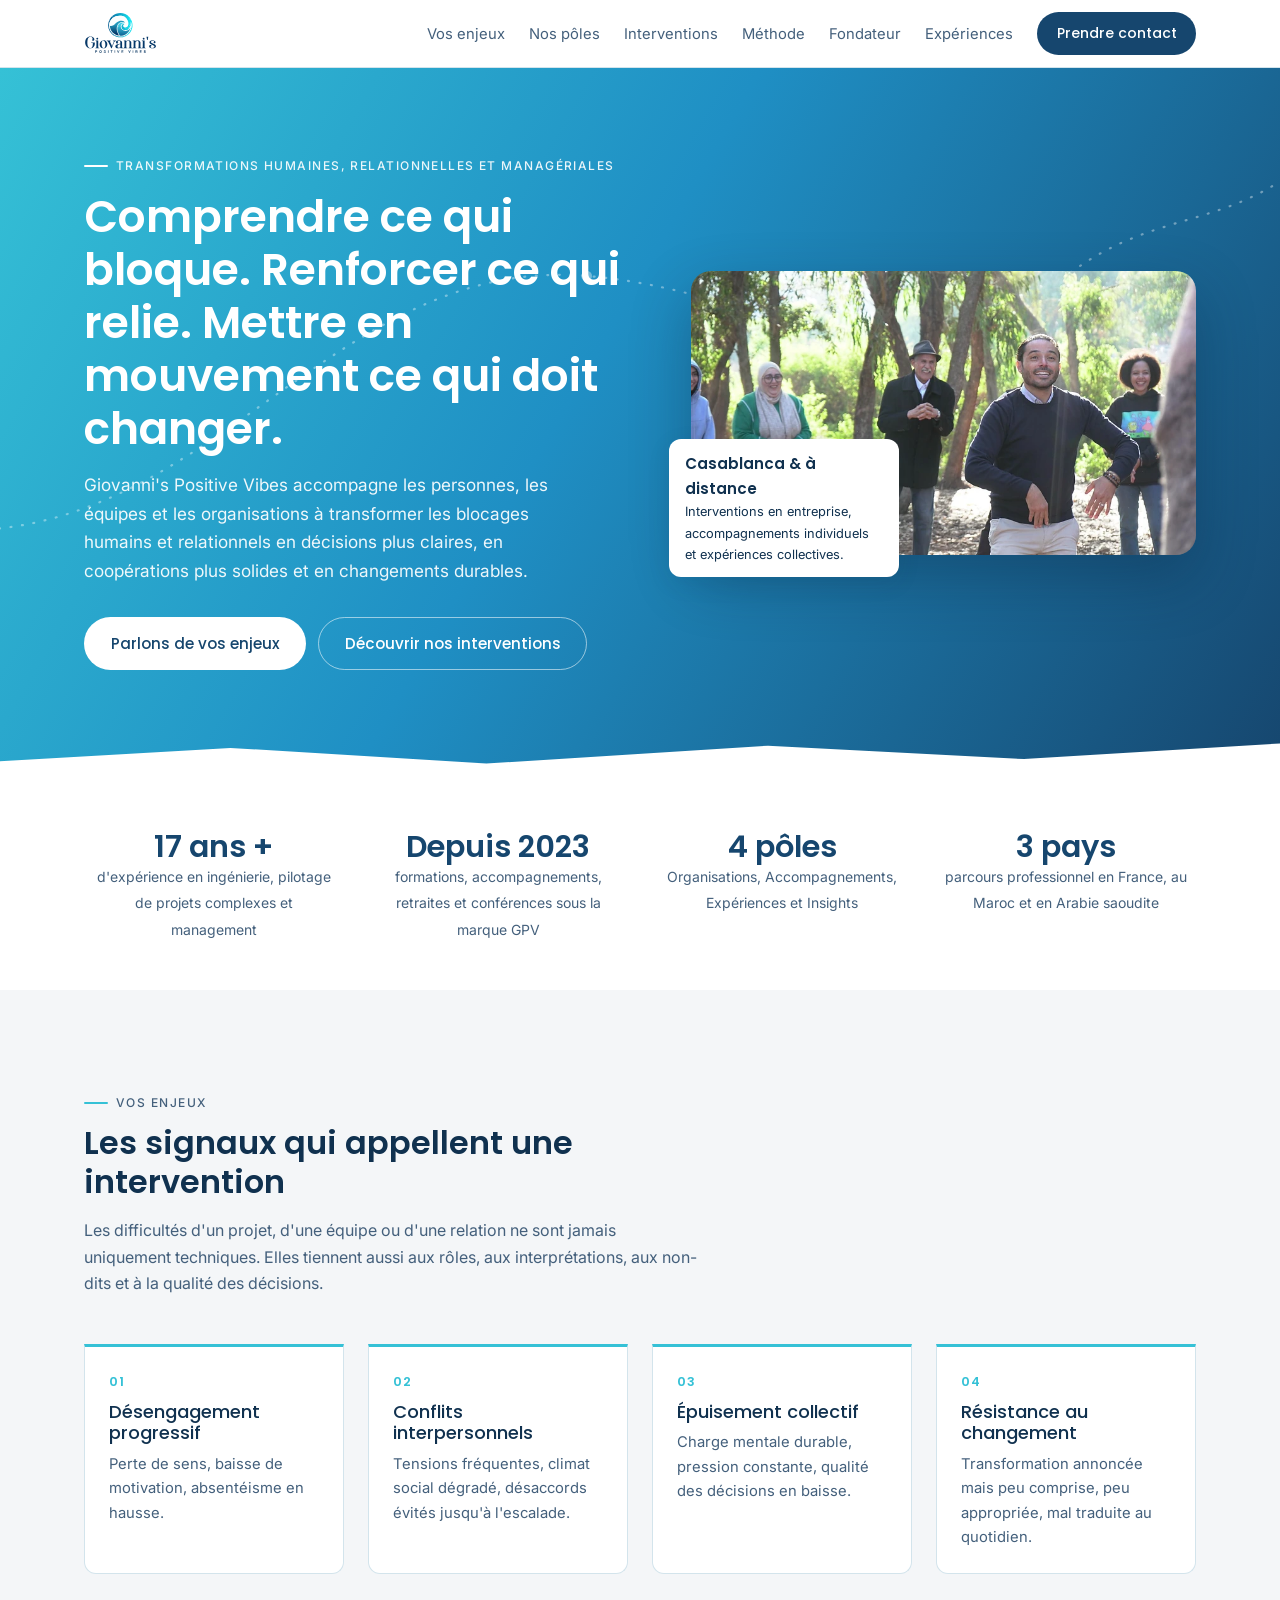
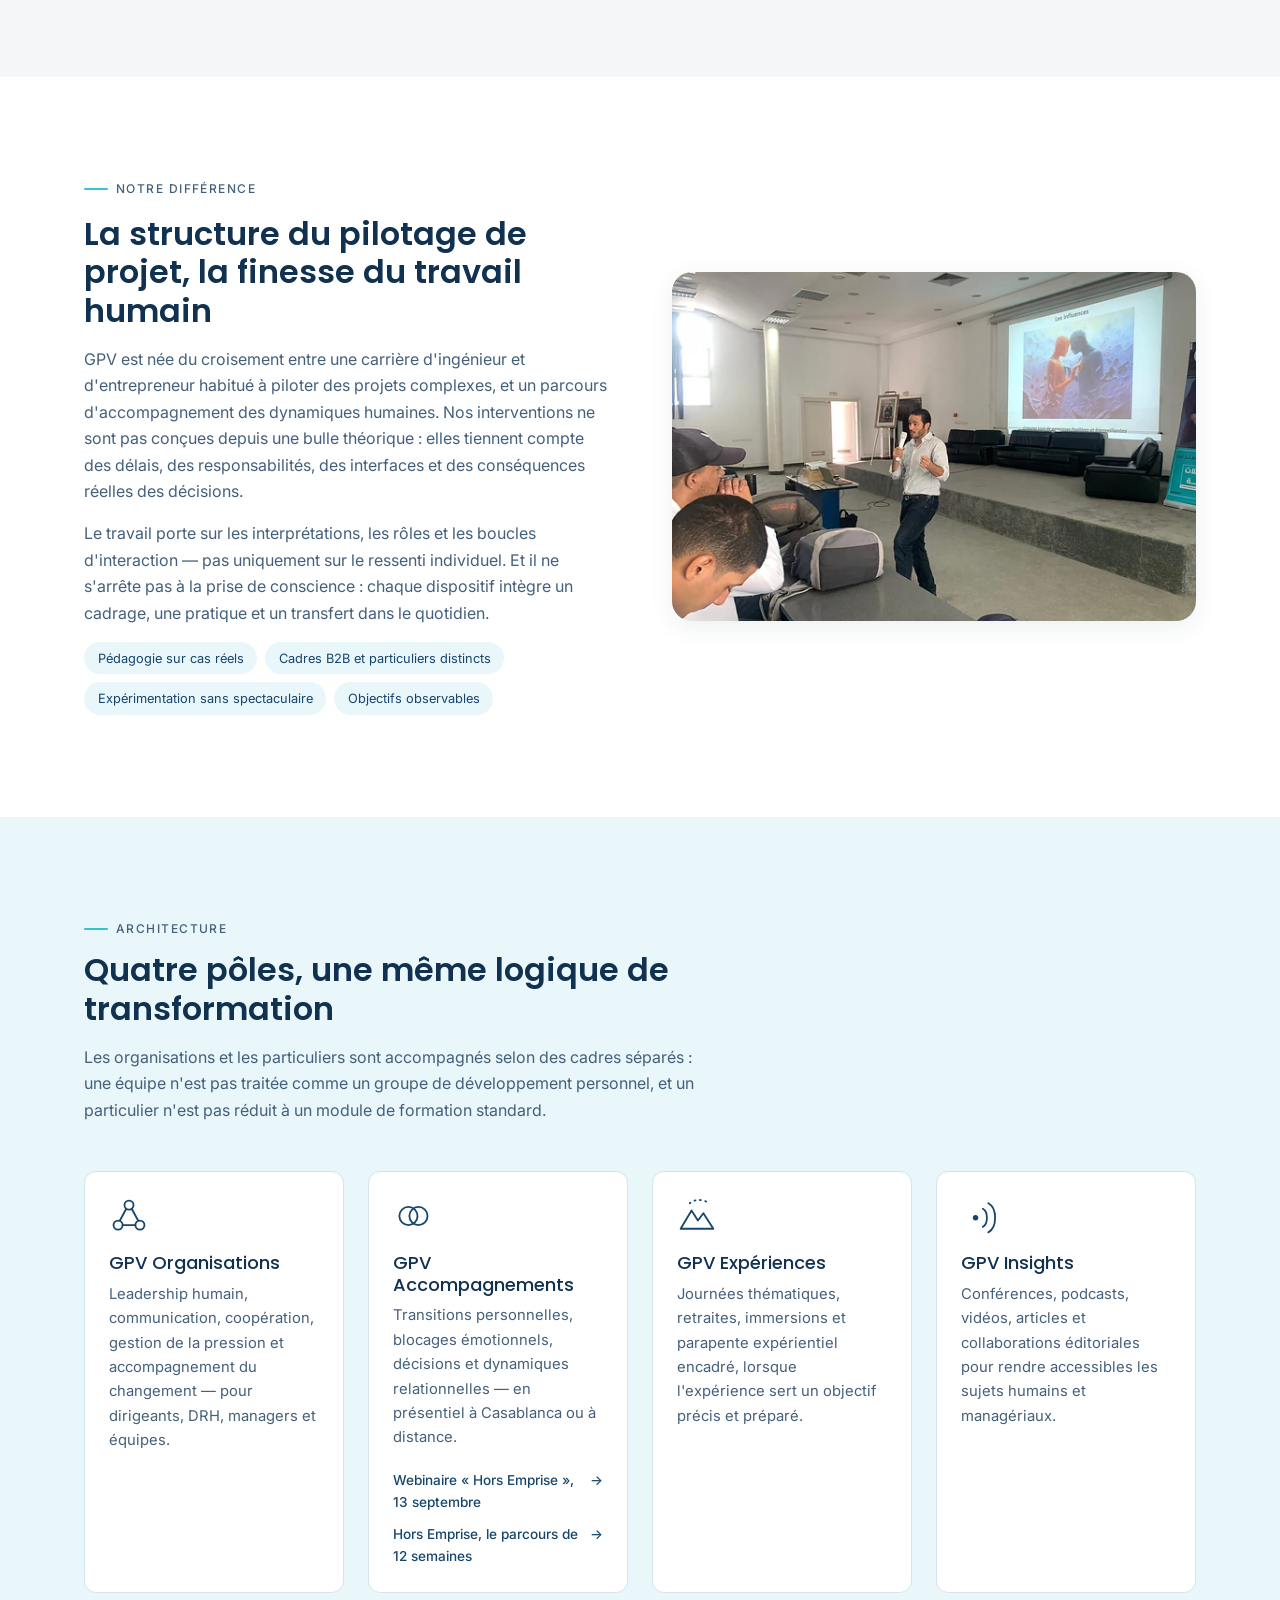
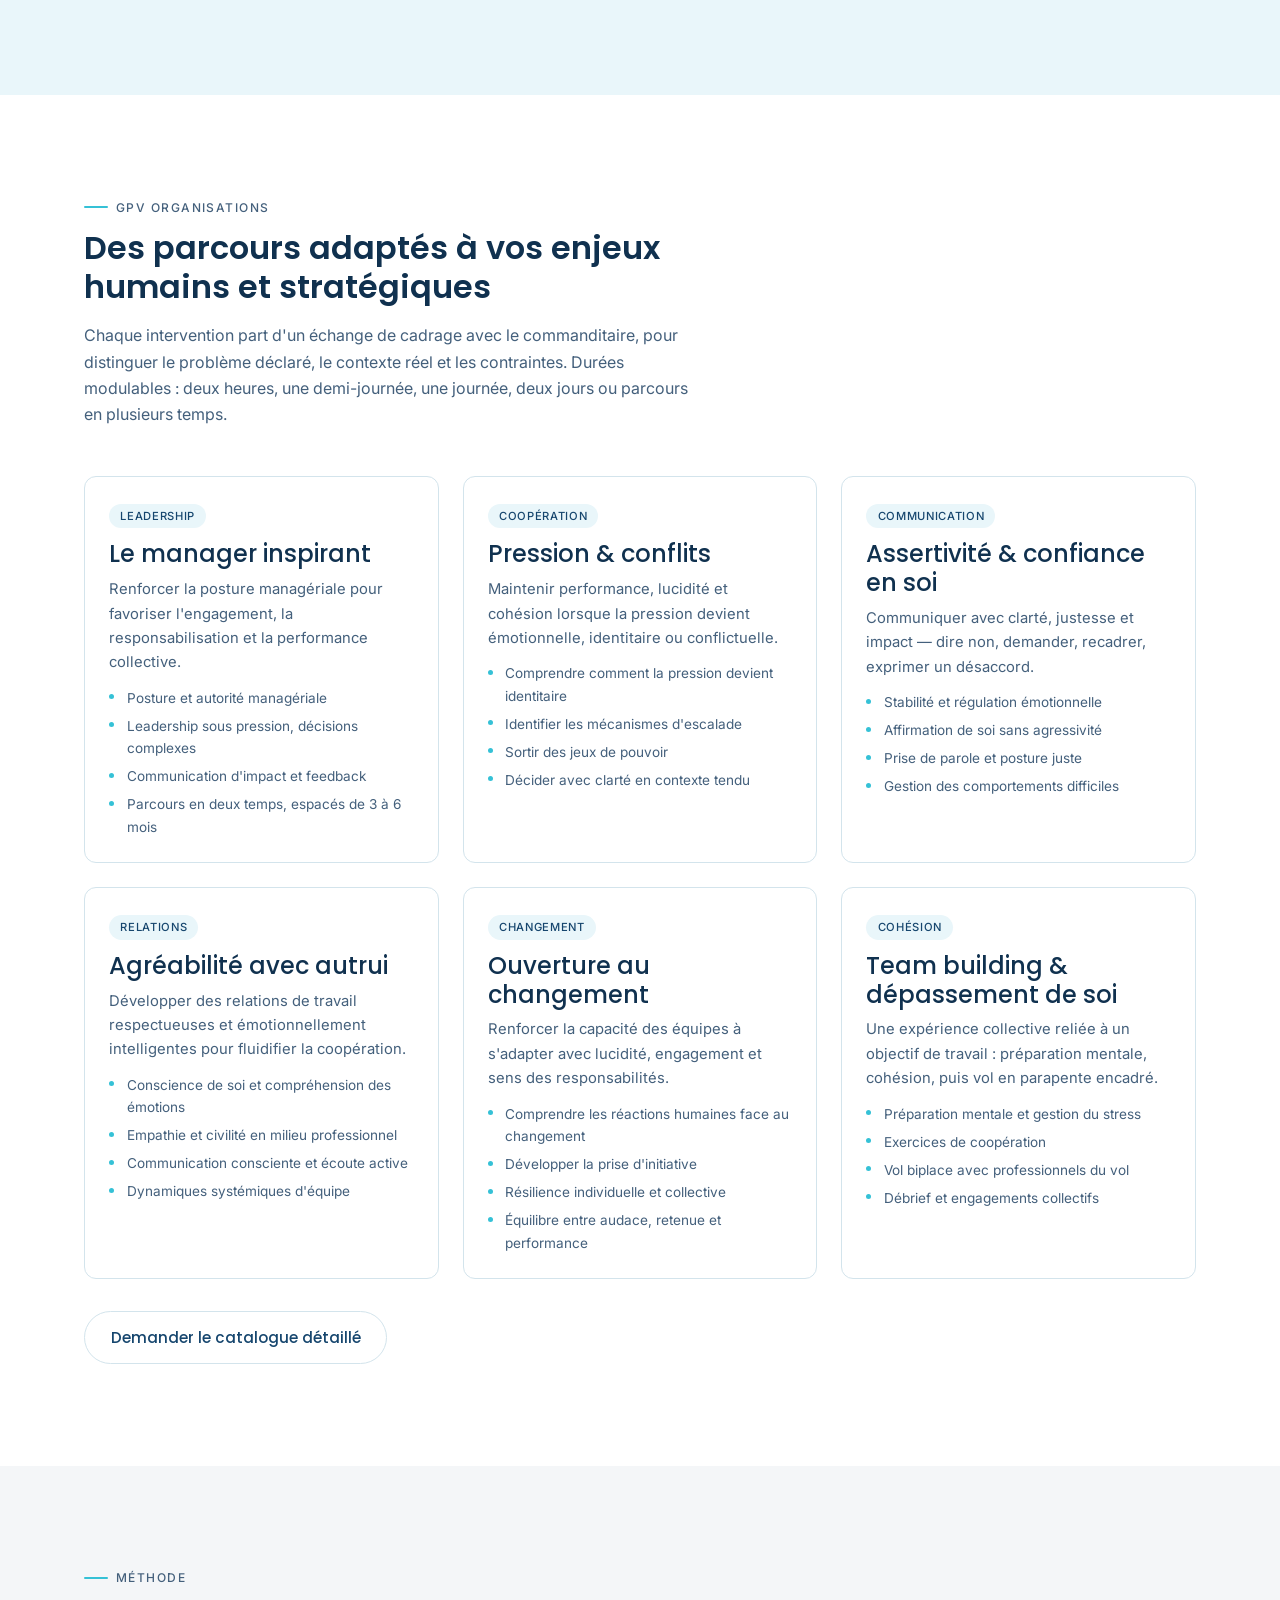
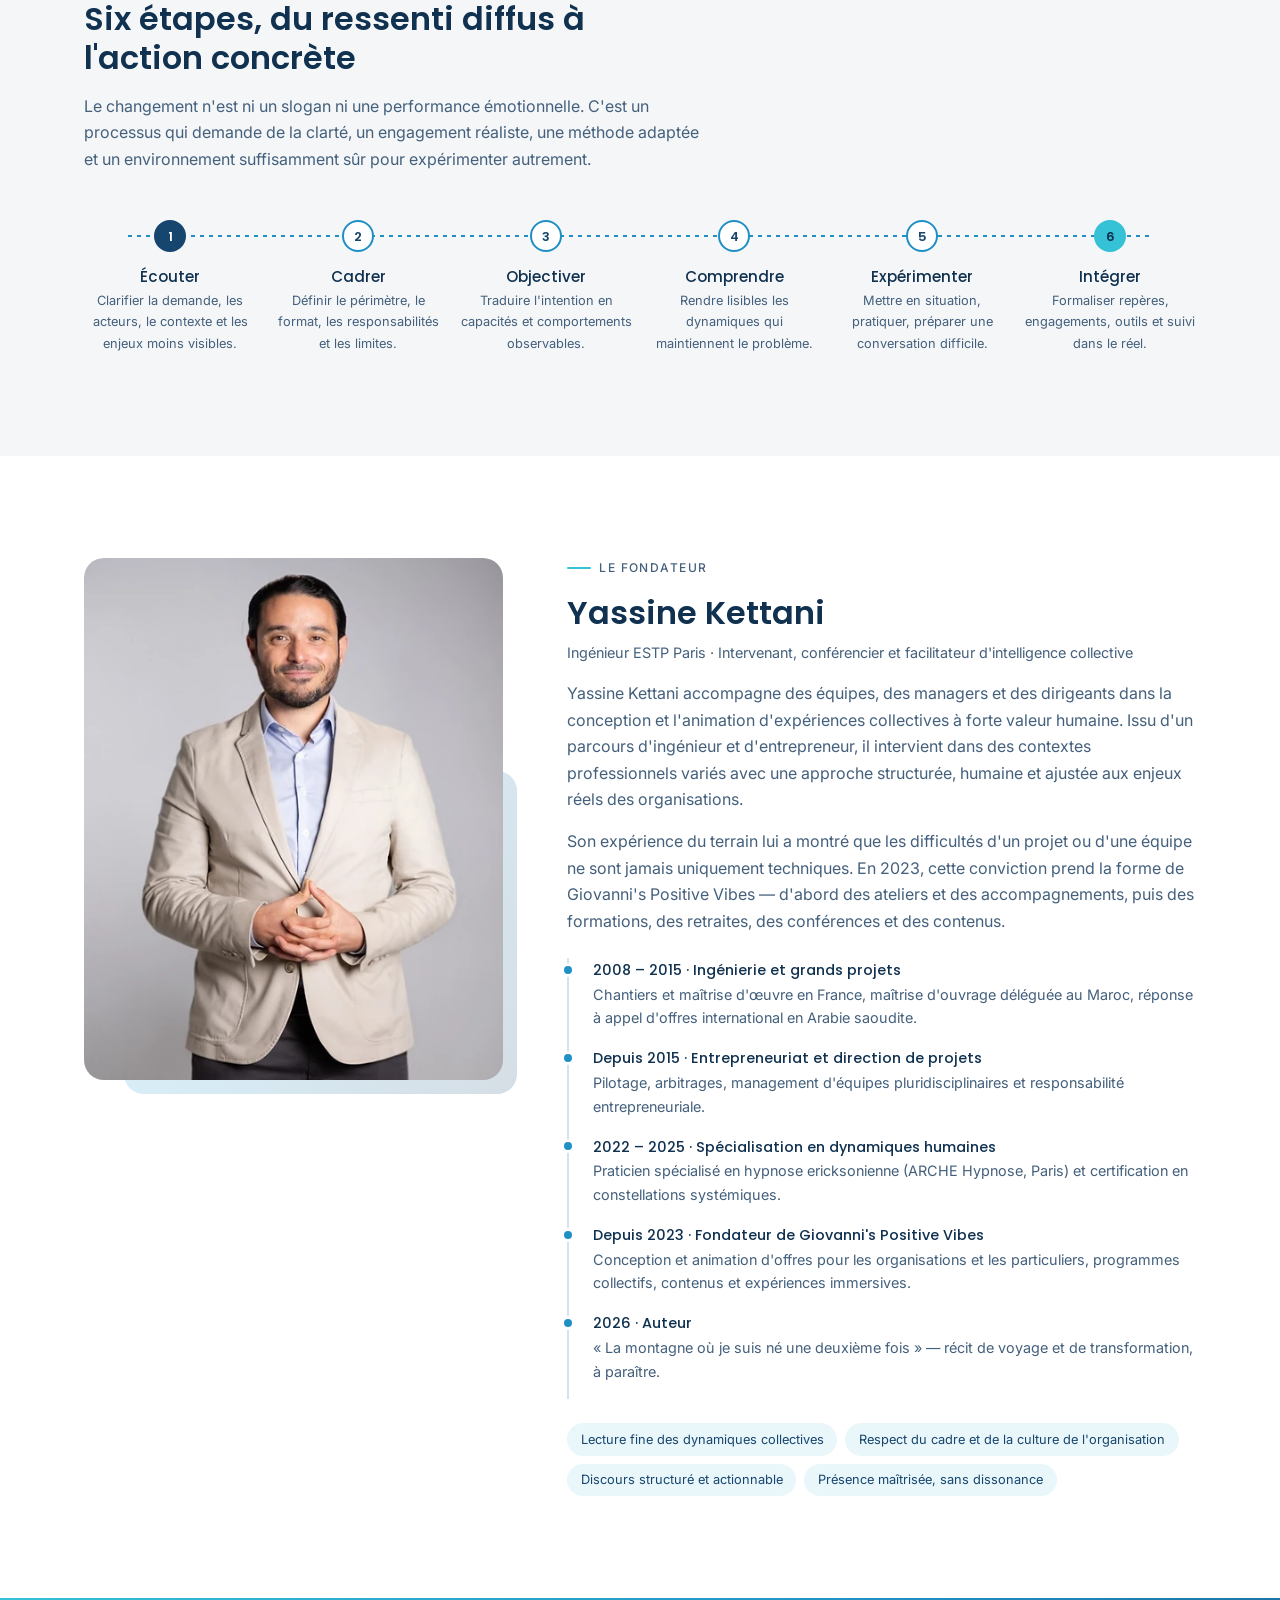
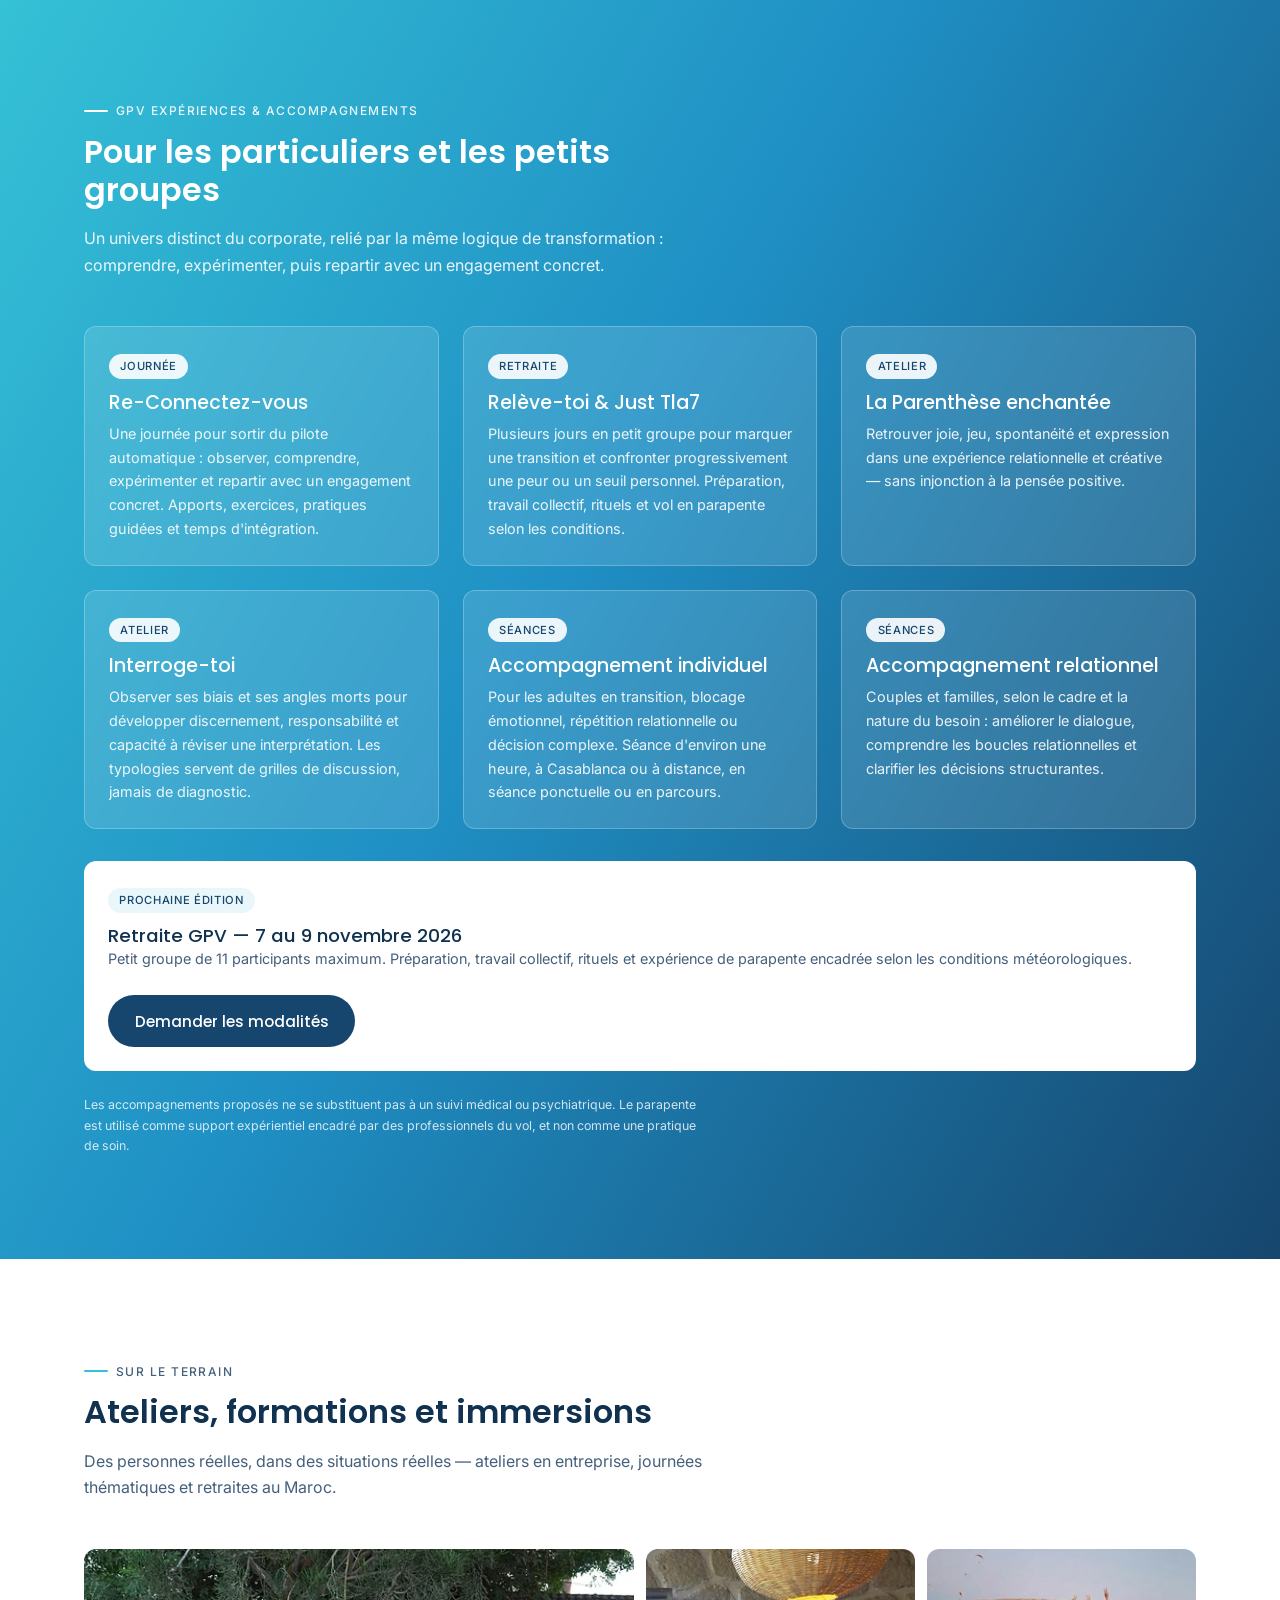
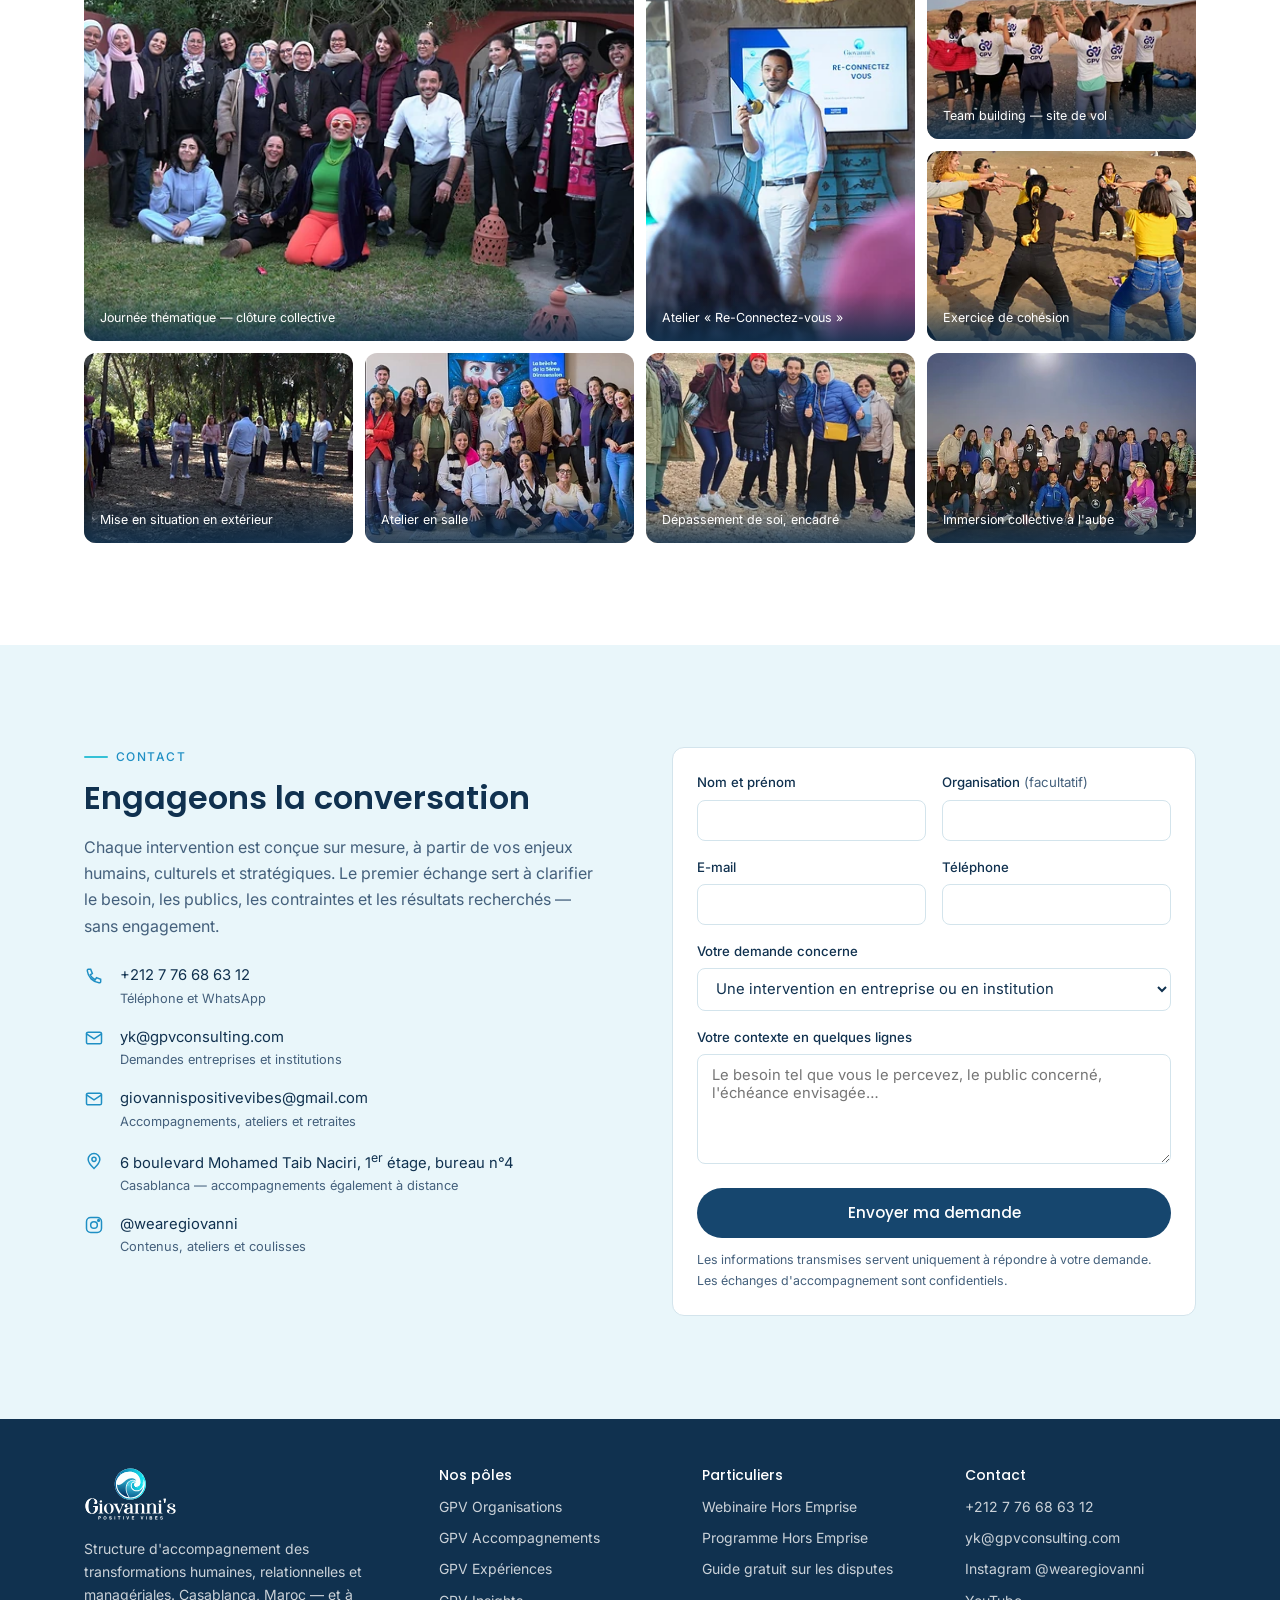
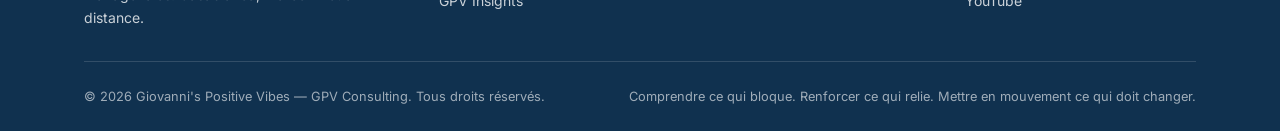
<file: site/index.html>
<!doctype html>
<html lang="fr">
<head>
<meta charset="utf-8">
<meta name="viewport" content="width=device-width, initial-scale=1">
<title>Giovanni's Positive Vibes — Transformations humaines, relationnelles et managériales</title>
<meta name="description" content="GPV accompagne les personnes, les équipes et les organisations à transformer les blocages humains et relationnels en décisions plus claires, en coopérations plus solides et en changements durables. Casablanca et à distance.">
<meta property="og:title" content="Giovanni's Positive Vibes — Transformations humaines, relationnelles et managériales">
<meta property="og:description" content="Comprendre ce qui bloque. Renforcer ce qui relie. Mettre en mouvement ce qui doit changer.">
<meta property="og:image" content="img/manager-inspirant.jpg">
<meta property="og:type" content="website">
<link rel="icon" href="img/logo-gpv.svg">
<link rel="preconnect" href="https://fonts.googleapis.com">
<link rel="preconnect" href="https://fonts.gstatic.com" crossorigin>
<link href="https://fonts.googleapis.com/css2?family=Inter:wght@400;500;600&family=Poppins:wght@400;500;600&display=swap" rel="stylesheet">
<link rel="stylesheet" href="css/tokens.css">
<link rel="stylesheet" href="css/style.css">
</head>
<body>

<!-- ═══════════ NAVIGATION ═══════════ -->
<header class="nav">
  <div class="conteneur nav-int">
    <a class="nav-logo" href="#" aria-label="Giovanni's Positive Vibes — accueil">
      <img src="img/logo-gpv.svg" alt="Giovanni's Positive Vibes">
    </a>
    <button class="nav-burger" aria-label="Ouvrir le menu" aria-expanded="false" aria-controls="menu">
      <span></span><span></span><span></span>
    </button>
    <ul class="nav-liens" id="menu">
      <li><a href="#enjeux">Vos enjeux</a></li>
      <li><a href="#poles">Nos pôles</a></li>
      <li><a href="#interventions">Interventions</a></li>
      <li><a href="#methode">Méthode</a></li>
      <li><a href="#fondateur">Fondateur</a></li>
      <li><a href="#experiences">Expériences</a></li>
    </ul>
    <a class="btn btn--primaire btn--sm nav-cta" href="#contact">Prendre contact</a>
  </div>
</header>

<!-- ═══════════ HERO ═══════════ -->
<section class="hero">
  <svg class="hero-trace" viewBox="0 0 1440 600" preserveAspectRatio="none" aria-hidden="true">
    <path d="M-40 520 C 240 520, 380 210, 660 234 C 900 254, 1010 400, 1180 250 C 1290 152, 1380 190, 1480 96"
          fill="none" stroke="#fff" stroke-width="2.5" stroke-dasharray="1 12" stroke-linecap="round"/>
    <circle cx="-40" cy="520" r="8" fill="#fff"/>
    <circle cx="660" cy="234" r="6" fill="#fff"/>
    <circle cx="1180" cy="250" r="6" fill="#fff"/>
    <path d="M1480 96 l-16 -3 m16 3 l-7 14" stroke="#fff" stroke-width="3" fill="none" stroke-linecap="round"/>
  </svg>
  <div class="conteneur hero-int">
    <div>
      <p class="kicker">Transformations humaines, relationnelles et managériales</p>
      <h1>Comprendre ce qui bloque. Renforcer ce qui relie. Mettre en mouvement ce qui doit changer.</h1>
      <p class="hero-accroche">
        Giovanni's Positive Vibes accompagne les personnes, les équipes et les organisations
        à transformer les blocages humains et relationnels en décisions plus claires,
        en coopérations plus solides et en changements durables.
      </p>
      <div class="hero-actions">
        <a class="btn btn--clair" href="#contact">Parlons de vos enjeux</a>
        <a class="btn btn--fantome" href="#interventions">Découvrir nos interventions</a>
      </div>
    </div>
    <div class="hero-media">
      <picture><source type="image/webp" srcset="img/manager-inspirant.webp 1x, img/manager-inspirant@2x.webp 2x"><img src="img/manager-inspirant.jpg" width="1600" height="900" alt="Yassine Kettani animant un atelier expérientiel en extérieur avec un groupe de participants" fetchpriority="high" decoding="async"></picture>
      <div class="hero-vignette">
        <strong>Casablanca &amp; à distance</strong>
        Interventions en entreprise, accompagnements individuels et expériences collectives.
      </div>
    </div>
  </div>
</section>

<!-- ═══════════ REPÈRES ═══════════ -->
<section class="section" style="padding-top: var(--gpv-e-12); padding-bottom: var(--gpv-e-12);">
  <div class="conteneur">
    <div class="reperes reveal">
      <div class="repere">
        <strong>17 ans +</strong>
        <span>d'expérience en ingénierie, pilotage de projets complexes et management</span>
      </div>
      <div class="repere">
        <strong>Depuis 2023</strong>
        <span>formations, accompagnements, retraites et conférences sous la marque GPV</span>
      </div>
      <div class="repere">
        <strong>4 pôles</strong>
        <span>Organisations, Accompagnements, Expériences et Insights</span>
      </div>
      <div class="repere">
        <strong>3 pays</strong>
        <span>parcours professionnel en France, au Maroc et en Arabie saoudite</span>
      </div>
    </div>
  </div>
</section>

<!-- ═══════════ ENJEUX / SYMPTÔMES ═══════════ -->
<section class="section section--neutre" id="enjeux">
  <div class="conteneur">
    <div class="entete-section reveal">
      <p class="kicker">Vos enjeux</p>
      <h2>Les signaux qui appellent une intervention</h2>
      <p>
        Les difficultés d'un projet, d'une équipe ou d'une relation ne sont jamais uniquement
        techniques. Elles tiennent aussi aux rôles, aux interprétations, aux non-dits et à la
        qualité des décisions.
      </p>
    </div>
    <div class="grille g4 reveal">
      <div class="carte carte--symptome">
        <span class="carte-num">01</span>
        <h4>Désengagement progressif</h4>
        <p>Perte de sens, baisse de motivation, absentéisme en hausse.</p>
      </div>
      <div class="carte carte--symptome">
        <span class="carte-num">02</span>
        <h4>Conflits interpersonnels</h4>
        <p>Tensions fréquentes, climat social dégradé, désaccords évités jusqu'à l'escalade.</p>
      </div>
      <div class="carte carte--symptome">
        <span class="carte-num">03</span>
        <h4>Épuisement collectif</h4>
        <p>Charge mentale durable, pression constante, qualité des décisions en baisse.</p>
      </div>
      <div class="carte carte--symptome">
        <span class="carte-num">04</span>
        <h4>Résistance au changement</h4>
        <p>Transformation annoncée mais peu comprise, peu appropriée, mal traduite au quotidien.</p>
      </div>
    </div>
  </div>
</section>

<!-- ═══════════ DIFFÉRENCE ═══════════ -->
<section class="section">
  <div class="conteneur duo reveal">
    <div class="duo-texte">
      <p class="kicker">Notre différence</p>
      <h2>La structure du pilotage de projet, la finesse du travail humain</h2>
      <p>
        GPV est née du croisement entre une carrière d'ingénieur et d'entrepreneur habitué à piloter
        des projets complexes, et un parcours d'accompagnement des dynamiques humaines. Nos
        interventions ne sont pas conçues depuis une bulle théorique : elles tiennent compte
        des délais, des responsabilités, des interfaces et des conséquences réelles des décisions.
      </p>
      <p>
        Le travail porte sur les interprétations, les rôles et les boucles d'interaction —
        pas uniquement sur le ressenti individuel. Et il ne s'arrête pas à la prise de conscience :
        chaque dispositif intègre un cadrage, une pratique et un transfert dans le quotidien.
      </p>
      <div class="forces">
        <span class="force">Pédagogie sur cas réels</span>
        <span class="force">Cadres B2B et particuliers distincts</span>
        <span class="force">Expérimentation sans spectaculaire</span>
        <span class="force">Objectifs observables</span>
      </div>
    </div>
    <div class="duo-media">
      <picture><source type="image/webp" srcset="img/conference.webp 1x, img/conference@2x.webp 2x"><img src="img/conference.jpg" width="1120" height="747" alt="Yassine Kettani en conférence devant un auditoire" loading="lazy" decoding="async"></picture>
    </div>
  </div>
</section>

<!-- ═══════════ LES 4 PÔLES ═══════════ -->
<section class="section section--doux" id="poles">
  <div class="conteneur">
    <div class="entete-section reveal">
      <p class="kicker">Architecture</p>
      <h2>Quatre pôles, une même logique de transformation</h2>
      <p>
        Les organisations et les particuliers sont accompagnés selon des cadres séparés :
        une équipe n'est pas traitée comme un groupe de développement personnel, et un particulier
        n'est pas réduit à un module de formation standard.
      </p>
    </div>
    <div class="grille g4 reveal">
      <div class="carte">
        <div class="carte-picto">
          <svg width="40" height="40" viewBox="0 0 44 44" fill="none" stroke="currentColor" stroke-width="2" stroke-linecap="round" aria-hidden="true">
            <circle cx="22" cy="10" r="5"/><circle cx="10" cy="32" r="5"/><circle cx="34" cy="32" r="5"/>
            <path d="M19 14 L12 27 M25 14 L32 27 M15 32 L29 32"/>
          </svg>
        </div>
        <h4>GPV Organisations</h4>
        <p>Leadership humain, communication, coopération, gestion de la pression et accompagnement du changement — pour dirigeants, DRH, managers et équipes.</p>
      </div>
      <div class="carte">
        <div class="carte-picto">
          <svg width="40" height="40" viewBox="0 0 44 44" fill="none" stroke="currentColor" stroke-width="2" stroke-linecap="round" aria-hidden="true">
            <circle cx="17" cy="22" r="10"/><circle cx="28" cy="22" r="10"/>
          </svg>
        </div>
        <h4>GPV Accompagnements</h4>
        <p>Transitions personnelles, blocages émotionnels, décisions et dynamiques relationnelles — en présentiel à Casablanca ou à distance.</p>
        <ul class="carte-liens">
          <li><a href="webinaire/">Webinaire «&nbsp;Hors Emprise&nbsp;», 13 septembre</a></li>
          <li><a href="programme/">Hors Emprise, le parcours de 12 semaines</a></li>
        </ul>
      </div>
      <div class="carte">
        <div class="carte-picto">
          <svg width="40" height="40" viewBox="0 0 44 44" fill="none" stroke="currentColor" stroke-width="2" stroke-linecap="round" stroke-linejoin="round" aria-hidden="true">
            <path d="M4 36 L16 16 L23 27 L29 19 L40 36 Z"/>
            <path d="M14 8 C 20 3, 30 3, 36 9" stroke-dasharray="1 5"/>
          </svg>
        </div>
        <h4>GPV Expériences</h4>
        <p>Journées thématiques, retraites, immersions et parapente expérientiel encadré, lorsque l'expérience sert un objectif précis et préparé.</p>
      </div>
      <div class="carte">
        <div class="carte-picto">
          <svg width="40" height="40" viewBox="0 0 44 44" fill="none" stroke="currentColor" stroke-width="2" stroke-linecap="round" aria-hidden="true">
            <circle cx="16" cy="24" r="3" fill="currentColor" stroke="none"/>
            <path d="M24 14 C 30 17, 30 31, 24 34 M30 8 C 40 13, 40 35, 30 40"/>
          </svg>
        </div>
        <h4>GPV Insights</h4>
        <p>Conférences, podcasts, vidéos, articles et collaborations éditoriales pour rendre accessibles les sujets humains et managériaux.</p>
      </div>
    </div>
  </div>
</section>

<!-- ═══════════ INTERVENTIONS CORPORATE ═══════════ -->
<section class="section" id="interventions">
  <div class="conteneur">
    <div class="entete-section reveal">
      <p class="kicker">GPV Organisations</p>
      <h2>Des parcours adaptés à vos enjeux humains et stratégiques</h2>
      <p>
        Chaque intervention part d'un échange de cadrage avec le commanditaire, pour distinguer
        le problème déclaré, le contexte réel et les contraintes. Durées modulables :
        deux heures, une demi-journée, une journée, deux jours ou parcours en plusieurs temps.
      </p>
    </div>
    <div class="grille g3 reveal">
      <div class="carte carte--offre">
        <span class="etiquette">Leadership</span>
        <h3>Le manager inspirant</h3>
        <p>Renforcer la posture managériale pour favoriser l'engagement, la responsabilisation et la performance collective.</p>
        <ul>
          <li>Posture et autorité managériale</li>
          <li>Leadership sous pression, décisions complexes</li>
          <li>Communication d'impact et feedback</li>
          <li>Parcours en deux temps, espacés de 3 à 6 mois</li>
        </ul>
      </div>
      <div class="carte carte--offre">
        <span class="etiquette">Coopération</span>
        <h3>Pression &amp; conflits</h3>
        <p>Maintenir performance, lucidité et cohésion lorsque la pression devient émotionnelle, identitaire ou conflictuelle.</p>
        <ul>
          <li>Comprendre comment la pression devient identitaire</li>
          <li>Identifier les mécanismes d'escalade</li>
          <li>Sortir des jeux de pouvoir</li>
          <li>Décider avec clarté en contexte tendu</li>
        </ul>
      </div>
      <div class="carte carte--offre">
        <span class="etiquette">Communication</span>
        <h3>Assertivité &amp; confiance en soi</h3>
        <p>Communiquer avec clarté, justesse et impact — dire non, demander, recadrer, exprimer un désaccord.</p>
        <ul>
          <li>Stabilité et régulation émotionnelle</li>
          <li>Affirmation de soi sans agressivité</li>
          <li>Prise de parole et posture juste</li>
          <li>Gestion des comportements difficiles</li>
        </ul>
      </div>
      <div class="carte carte--offre">
        <span class="etiquette">Relations</span>
        <h3>Agréabilité avec autrui</h3>
        <p>Développer des relations de travail respectueuses et émotionnellement intelligentes pour fluidifier la coopération.</p>
        <ul>
          <li>Conscience de soi et compréhension des émotions</li>
          <li>Empathie et civilité en milieu professionnel</li>
          <li>Communication consciente et écoute active</li>
          <li>Dynamiques systémiques d'équipe</li>
        </ul>
      </div>
      <div class="carte carte--offre">
        <span class="etiquette">Changement</span>
        <h3>Ouverture au changement</h3>
        <p>Renforcer la capacité des équipes à s'adapter avec lucidité, engagement et sens des responsabilités.</p>
        <ul>
          <li>Comprendre les réactions humaines face au changement</li>
          <li>Développer la prise d'initiative</li>
          <li>Résilience individuelle et collective</li>
          <li>Équilibre entre audace, retenue et performance</li>
        </ul>
      </div>
      <div class="carte carte--offre">
        <span class="etiquette">Cohésion</span>
        <h3>Team building &amp; dépassement de soi</h3>
        <p>Une expérience collective reliée à un objectif de travail : préparation mentale, cohésion, puis vol en parapente encadré.</p>
        <ul>
          <li>Préparation mentale et gestion du stress</li>
          <li>Exercices de coopération</li>
          <li>Vol biplace avec professionnels du vol</li>
          <li>Débrief et engagements collectifs</li>
        </ul>
      </div>
    </div>
    <p style="margin-top: var(--gpv-e-8);" class="reveal">
      <a class="btn btn--contour" href="#contact">Demander le catalogue détaillé</a>
    </p>
  </div>
</section>

<!-- ═══════════ MÉTHODE ═══════════ -->
<section class="section section--neutre methode" id="methode">
  <div class="conteneur">
    <div class="entete-section reveal">
      <p class="kicker">Méthode</p>
      <h2>Six étapes, du ressenti diffus à l'action concrète</h2>
      <p>
        Le changement n'est ni un slogan ni une performance émotionnelle. C'est un processus qui
        demande de la clarté, un engagement réaliste, une méthode adaptée et un environnement
        suffisamment sûr pour expérimenter autrement.
      </p>
    </div>
    <div class="methode-etapes reveal">
      <div class="etape">
        <div class="etape-pastille">1</div>
        <h4>Écouter</h4>
        <p>Clarifier la demande, les acteurs, le contexte et les enjeux moins visibles.</p>
      </div>
      <div class="etape">
        <div class="etape-pastille">2</div>
        <h4>Cadrer</h4>
        <p>Définir le périmètre, le format, les responsabilités et les limites.</p>
      </div>
      <div class="etape">
        <div class="etape-pastille">3</div>
        <h4>Objectiver</h4>
        <p>Traduire l'intention en capacités et comportements observables.</p>
      </div>
      <div class="etape">
        <div class="etape-pastille">4</div>
        <h4>Comprendre</h4>
        <p>Rendre lisibles les dynamiques qui maintiennent le problème.</p>
      </div>
      <div class="etape">
        <div class="etape-pastille">5</div>
        <h4>Expérimenter</h4>
        <p>Mettre en situation, pratiquer, préparer une conversation difficile.</p>
      </div>
      <div class="etape">
        <div class="etape-pastille">6</div>
        <h4>Intégrer</h4>
        <p>Formaliser repères, engagements, outils et suivi dans le réel.</p>
      </div>
    </div>
  </div>
</section>

<!-- ═══════════ FONDATEUR ═══════════ -->
<section class="section" id="fondateur">
  <div class="conteneur fondateur reveal">
    <div class="fondateur-photo">
      <picture><source type="image/webp" srcset="img/fondateur.webp 1x, img/fondateur@2x.webp 2x"><img src="img/fondateur.jpg" width="940" height="1170" alt="Portrait de Yassine Kettani, fondateur de Giovanni's Positive Vibes" loading="lazy" decoding="async"></picture>
    </div>
    <div>
      <p class="kicker">Le fondateur</p>
      <h2 style="margin: var(--gpv-e-3) 0 0;">Yassine Kettani</h2>
      <p class="fondateur-titres">
        Ingénieur ESTP Paris · Intervenant, conférencier et facilitateur d'intelligence collective
      </p>
      <p>
        Yassine Kettani accompagne des équipes, des managers et des dirigeants dans la conception
        et l'animation d'expériences collectives à forte valeur humaine. Issu d'un parcours
        d'ingénieur et d'entrepreneur, il intervient dans des contextes professionnels variés avec
        une approche structurée, humaine et ajustée aux enjeux réels des organisations.
      </p>
      <p>
        Son expérience du terrain lui a montré que les difficultés d'un projet ou d'une équipe ne
        sont jamais uniquement techniques. En 2023, cette conviction prend la forme de Giovanni's
        Positive Vibes — d'abord des ateliers et des accompagnements, puis des formations,
        des retraites, des conférences et des contenus.
      </p>

      <ul class="parcours">
        <li><strong>2008 – 2015 · Ingénierie et grands projets</strong><br>
          <span>Chantiers et maîtrise d'œuvre en France, maîtrise d'ouvrage déléguée au Maroc, réponse à appel d'offres international en Arabie saoudite.</span></li>
        <li><strong>Depuis 2015 · Entrepreneuriat et direction de projets</strong><br>
          <span>Pilotage, arbitrages, management d'équipes pluridisciplinaires et responsabilité entrepreneuriale.</span></li>
        <li><strong>2022 – 2025 · Spécialisation en dynamiques humaines</strong><br>
          <span>Praticien spécialisé en hypnose ericksonienne (ARCHE Hypnose, Paris) et certification en constellations systémiques.</span></li>
        <li><strong>Depuis 2023 · Fondateur de Giovanni's Positive Vibes</strong><br>
          <span>Conception et animation d'offres pour les organisations et les particuliers, programmes collectifs, contenus et expériences immersives.</span></li>
        <li><strong>2026 · Auteur</strong><br>
          <span>« La montagne où je suis né une deuxième fois » — récit de voyage et de transformation, à paraître.</span></li>
      </ul>

      <div class="forces">
        <span class="force">Lecture fine des dynamiques collectives</span>
        <span class="force">Respect du cadre et de la culture de l'organisation</span>
        <span class="force">Discours structuré et actionnable</span>
        <span class="force">Présence maîtrisée, sans dissonance</span>
      </div>
    </div>
  </div>
</section>

<!-- ═══════════ EXPÉRIENCES (B2C) ═══════════ -->
<section class="section experiences" id="experiences">
  <div class="conteneur">
    <div class="entete-section reveal">
      <p class="kicker">GPV Expériences &amp; Accompagnements</p>
      <h2>Pour les particuliers et les petits groupes</h2>
      <p>
        Un univers distinct du corporate, relié par la même logique de transformation :
        comprendre, expérimenter, puis repartir avec un engagement concret.
      </p>
    </div>
    <div class="grille g3 reveal">
      <div class="carte-exp">
        <span class="etiquette">Journée</span>
        <h3>Re-Connectez-vous</h3>
        <p>Une journée pour sortir du pilote automatique : observer, comprendre, expérimenter et repartir avec un engagement concret. Apports, exercices, pratiques guidées et temps d'intégration.</p>
      </div>
      <div class="carte-exp">
        <span class="etiquette">Retraite</span>
        <h3>Relève-toi &amp; Just Tla7</h3>
        <p>Plusieurs jours en petit groupe pour marquer une transition et confronter progressivement une peur ou un seuil personnel. Préparation, travail collectif, rituels et vol en parapente selon les conditions.</p>
      </div>
      <div class="carte-exp">
        <span class="etiquette">Atelier</span>
        <h3>La Parenthèse enchantée</h3>
        <p>Retrouver joie, jeu, spontanéité et expression dans une expérience relationnelle et créative — sans injonction à la pensée positive.</p>
      </div>
      <div class="carte-exp">
        <span class="etiquette">Atelier</span>
        <h3>Interroge-toi</h3>
        <p>Observer ses biais et ses angles morts pour développer discernement, responsabilité et capacité à réviser une interprétation. Les typologies servent de grilles de discussion, jamais de diagnostic.</p>
      </div>
      <div class="carte-exp">
        <span class="etiquette">Séances</span>
        <h3>Accompagnement individuel</h3>
        <p>Pour les adultes en transition, blocage émotionnel, répétition relationnelle ou décision complexe. Séance d'environ une heure, à Casablanca ou à distance, en séance ponctuelle ou en parcours.</p>
      </div>
      <div class="carte-exp">
        <span class="etiquette">Séances</span>
        <h3>Accompagnement relationnel</h3>
        <p>Couples et familles, selon le cadre et la nature du besoin : améliorer le dialogue, comprendre les boucles relationnelles et clarifier les décisions structurantes.</p>
      </div>
    </div>

    <div class="encart-agenda reveal">
      <div>
        <span class="etiquette">Prochaine édition</span>
        <h3 style="font-size:1.15rem;">Retraite GPV — 7 au 9 novembre 2026</h3>
        <p>Petit groupe de 11 participants maximum. Préparation, travail collectif, rituels et expérience de parapente encadrée selon les conditions météorologiques.</p>
      </div>
      <a class="btn btn--primaire" href="#contact">Demander les modalités</a>
    </div>

    <p class="mention" style="color: rgba(255,255,255,.8); margin-top: var(--gpv-e-6); max-width: 78ch;">
      Les accompagnements proposés ne se substituent pas à un suivi médical ou psychiatrique.
      Le parapente est utilisé comme support expérientiel encadré par des professionnels du vol,
      et non comme une pratique de soin.
    </p>
  </div>
</section>

<!-- ═══════════ GALERIE ═══════════ -->
<section class="section">
  <div class="conteneur">
    <div class="entete-section reveal">
      <p class="kicker">Sur le terrain</p>
      <h2>Ateliers, formations et immersions</h2>
      <p>Des personnes réelles, dans des situations réelles — ateliers en entreprise, journées thématiques et retraites au Maroc.</p>
    </div>
    <div class="galerie reveal">
      <figure class="large">
        <picture><source type="image/webp" srcset="img/groupe-jardin.webp 1x, img/groupe-jardin@2x.webp 2x"><img src="img/groupe-jardin.jpg" width="1200" height="752" alt="Groupe de participants réunis à l'issue d'une journée d'atelier" loading="lazy" decoding="async"></picture>
        <figcaption>Journée thématique — clôture collective</figcaption>
      </figure>
      <figure class="haute">
        <picture><source type="image/webp" srcset="img/atelier-reconnectez.webp 1x, img/atelier-reconnectez@2x.webp 2x"><img src="img/atelier-reconnectez.jpg" width="576" height="758" alt="Animation de l'atelier Re-Connectez-vous devant un écran de présentation" loading="lazy" decoding="async"></picture>
        <figcaption>Atelier « Re-Connectez-vous »</figcaption>
      </figure>
      <figure>
        <picture><source type="image/webp" srcset="img/parapente-gpv.webp 1x, img/parapente-gpv@2x.webp 2x"><img src="img/parapente-gpv.jpg" width="600" height="600" alt="Équipe en t-shirts GPV, bras levés, sur un site de décollage de parapente" loading="lazy" decoding="async"></picture>
        <figcaption>Team building — site de vol</figcaption>
      </figure>
      <figure>
        <picture><source type="image/webp" srcset="img/plage-teambuilding.webp 1x, img/plage-teambuilding@2x.webp 2x"><img src="img/plage-teambuilding.jpg" width="680" height="442" alt="Exercice de cohésion en cercle sur la plage" loading="lazy" decoding="async"></picture>
        <figcaption>Exercice de cohésion</figcaption>
      </figure>
      <figure>
        <picture><source type="image/webp" srcset="img/cercle-foret.webp 1x, img/cercle-foret@2x.webp 2x"><img src="img/cercle-foret.jpg" width="600" height="833" alt="Groupe en cercle lors d'une mise en situation en extérieur" loading="lazy" decoding="async"></picture>
        <figcaption>Mise en situation en extérieur</figcaption>
      </figure>
      <figure>
        <picture><source type="image/webp" srcset="img/atelier-groupe.webp 1x, img/atelier-groupe@2x.webp 2x"><img src="img/atelier-groupe.jpg" width="680" height="510" alt="Groupe de participants à l'issue d'un atelier en salle" loading="lazy" decoding="async"></picture>
        <figcaption>Atelier en salle</figcaption>
      </figure>
      <figure>
        <picture><source type="image/webp" srcset="img/parapente-equipe.webp 1x, img/parapente-equipe@2x.webp 2x"><img src="img/parapente-equipe.jpg" width="680" height="495" alt="Groupe de participants au sommet du site de vol" loading="lazy" decoding="async"></picture>
        <figcaption>Dépassement de soi, encadré</figcaption>
      </figure>
      <figure>
        <picture><source type="image/webp" srcset="img/groupe-aube.webp 1x, img/groupe-aube@2x.webp 2x"><img src="img/groupe-aube.jpg" width="1200" height="531" alt="Grand groupe réuni à l'aube en bord de mer" loading="lazy" decoding="async"></picture>
        <figcaption>Immersion collective à l'aube</figcaption>
      </figure>
    </div>
  </div>
</section>

<!-- ═══════════ CONTACT ═══════════ -->
<section class="section section--doux" id="contact">
  <div class="conteneur contact">
    <div class="reveal">
      <p class="kicker">Contact</p>
      <h2 style="margin: var(--gpv-e-3) 0 var(--gpv-e-4);">Engageons la conversation</h2>
      <p style="color: var(--gpv-texte-secondaire);">
        Chaque intervention est conçue sur mesure, à partir de vos enjeux humains, culturels et
        stratégiques. Le premier échange sert à clarifier le besoin, les publics, les contraintes
        et les résultats recherchés — sans engagement.
      </p>
      <ul class="coord">
        <li>
          <svg width="20" height="20" viewBox="0 0 24 24" fill="none" stroke="currentColor" stroke-width="1.8" stroke-linecap="round" aria-hidden="true"><path d="M4 5c0-.6.4-1 1-1h3l2 5-2.5 1.5a12 12 0 006 6L15 14l5 2v3c0 .6-.4 1-1 1h-1A16 16 0 014 6V5z"/></svg>
          <span><a href="tel:+212776686312">+212 7 76 68 63 12</a><small>Téléphone et WhatsApp</small></span>
        </li>
        <li>
          <svg width="20" height="20" viewBox="0 0 24 24" fill="none" stroke="currentColor" stroke-width="1.8" stroke-linecap="round" aria-hidden="true"><rect x="3" y="5" width="18" height="14" rx="2"/><path d="M3 7l9 6 9-6"/></svg>
          <span><a href="mailto:yk@gpvconsulting.com">yk@gpvconsulting.com</a><small>Demandes entreprises et institutions</small></span>
        </li>
        <li>
          <svg width="20" height="20" viewBox="0 0 24 24" fill="none" stroke="currentColor" stroke-width="1.8" stroke-linecap="round" aria-hidden="true"><rect x="3" y="5" width="18" height="14" rx="2"/><path d="M3 7l9 6 9-6"/></svg>
          <span><a href="mailto:giovannispositivevibes@gmail.com">giovannispositivevibes@gmail.com</a><small>Accompagnements, ateliers et retraites</small></span>
        </li>
        <li>
          <svg width="20" height="20" viewBox="0 0 24 24" fill="none" stroke="currentColor" stroke-width="1.8" stroke-linecap="round" aria-hidden="true"><path d="M12 21s7-6.3 7-11a7 7 0 10-14 0c0 4.7 7 11 7 11z"/><circle cx="12" cy="10" r="2.5"/></svg>
          <span>6 boulevard Mohamed Taib Naciri, 1<sup>er</sup> étage, bureau n°4<small>Casablanca — accompagnements également à distance</small></span>
        </li>
        <li>
          <svg width="20" height="20" viewBox="0 0 24 24" fill="none" stroke="currentColor" stroke-width="1.8" stroke-linecap="round" aria-hidden="true"><rect x="3" y="3" width="18" height="18" rx="5"/><circle cx="12" cy="12" r="4"/><circle cx="17.5" cy="6.5" r="1" fill="currentColor"/></svg>
          <span><a href="https://www.instagram.com/wearegiovanni/">@wearegiovanni</a><small>Contenus, ateliers et coulisses</small></span>
        </li>
      </ul>
    </div>

    <form class="reveal" id="formulaire">
      <div class="champ-duo">
        <div class="champ">
          <label for="nom">Nom et prénom</label>
          <input type="text" id="nom" name="nom" required autocomplete="name">
        </div>
        <div class="champ">
          <label for="organisation">Organisation <span style="color:var(--gpv-texte-secondaire);font-weight:400;">(facultatif)</span></label>
          <input type="text" id="organisation" name="organisation" autocomplete="organization">
        </div>
      </div>
      <div class="champ-duo">
        <div class="champ">
          <label for="email">E-mail</label>
          <input type="email" id="email" name="email" required autocomplete="email">
        </div>
        <div class="champ">
          <label for="telephone">Téléphone</label>
          <input type="tel" id="telephone" name="telephone" autocomplete="tel">
        </div>
      </div>
      <div class="champ">
        <label for="sujet">Votre demande concerne</label>
        <select id="sujet" name="sujet">
          <option>Une intervention en entreprise ou en institution</option>
          <option>Une conférence ou un temps fort managérial</option>
          <option>Un team building</option>
          <option>Un accompagnement individuel</option>
          <option>Un accompagnement relationnel (couple, famille)</option>
          <option>Un atelier ou une retraite</option>
          <option>Une collaboration éditoriale ou média</option>
        </select>
      </div>
      <div class="champ">
        <label for="message">Votre contexte en quelques lignes</label>
        <textarea id="message" name="message" required placeholder="Le besoin tel que vous le percevez, le public concerné, l'échéance envisagée…"></textarea>
      </div>
      <button class="btn btn--primaire" type="submit" style="width:100%; justify-content:center;">Envoyer ma demande</button>
      <p class="mention">
        Les informations transmises servent uniquement à répondre à votre demande. Les échanges
        d'accompagnement sont confidentiels.
      </p>
    </form>
  </div>
</section>

<!-- ═══════════ PIED DE PAGE ═══════════ -->
<footer class="pied">
  <div class="conteneur">
    <div class="pied-haut">
      <div>
        <img src="img/logo-gpv-blanc.svg" alt="Giovanni's Positive Vibes">
        <p style="max-width: 42ch;">
          Structure d'accompagnement des transformations humaines, relationnelles et managériales.
          Casablanca, Maroc — et à distance.
        </p>
      </div>
      <div>
        <h4>Nos pôles</h4>
        <ul>
          <li><a href="#interventions">GPV Organisations</a></li>
          <li><a href="#experiences">GPV Accompagnements</a></li>
          <li><a href="#experiences">GPV Expériences</a></li>
          <li><a href="#fondateur">GPV Insights</a></li>
        </ul>
      </div>
      <div>
        <h4>Particuliers</h4>
        <ul>
          <li><a href="webinaire/">Webinaire Hors Emprise</a></li>
          <li><a href="programme/">Programme Hors Emprise</a></li>
          <li><a href="guide/">Guide gratuit sur les disputes</a></li>
        </ul>
      </div>
      <div>
        <h4>Contact</h4>
        <ul>
          <li><a href="tel:+212776686312">+212 7 76 68 63 12</a></li>
          <li><a href="mailto:yk@gpvconsulting.com">yk@gpvconsulting.com</a></li>
          <li><a href="https://www.instagram.com/wearegiovanni/">Instagram @wearegiovanni</a></li>
          <li><a href="https://www.youtube.com/@giovannispositivevibes">YouTube</a></li>
        </ul>
      </div>
    </div>
    <div class="pied-bas">
      <span>© 2026 Giovanni's Positive Vibes — GPV Consulting. Tous droits réservés.</span>
      <span>Comprendre ce qui bloque. Renforcer ce qui relie. Mettre en mouvement ce qui doit changer.</span>
    </div>
  </div>
</footer>

<script>
  // menu mobile
  const burger = document.querySelector('.nav-burger');
  const menu = document.getElementById('menu');
  burger.addEventListener('click', () => {
    const ouvert = menu.classList.toggle('ouvert');
    burger.setAttribute('aria-expanded', ouvert);
  });
  menu.addEventListener('click', e => {
    if (e.target.tagName === 'A') { menu.classList.remove('ouvert'); burger.setAttribute('aria-expanded', false); }
  });

  // apparition au défilement
  const observateur = new IntersectionObserver(entrees => {
    entrees.forEach(e => { if (e.isIntersecting) { e.target.classList.add('vu'); observateur.unobserve(e.target); } });
  }, { rootMargin: '0px 0px -60px 0px' });
  document.querySelectorAll('.reveal').forEach(el => observateur.observe(el));

  // formulaire : compose un e-mail prérempli (aucun serveur requis)
  document.getElementById('formulaire').addEventListener('submit', e => {
    e.preventDefault();
    const d = new FormData(e.target);
    const corps = [
      'Nom : ' + d.get('nom'),
      'Organisation : ' + (d.get('organisation') || '—'),
      'E-mail : ' + d.get('email'),
      'Téléphone : ' + (d.get('telephone') || '—'),
      'Demande : ' + d.get('sujet'),
      '',
      'Contexte :',
      d.get('message')
    ].join('\n');
    const pro = d.get('sujet').includes('entreprise') || d.get('sujet').includes('conférence') || d.get('sujet').includes('team building');
    const dest = pro ? 'yk@gpvconsulting.com' : 'giovannispositivevibes@gmail.com';
    location.href = 'mailto:' + dest
      + '?subject=' + encodeURIComponent('Demande via le site — ' + d.get('sujet'))
      + '&body=' + encodeURIComponent(corps);
  });
</script>
</body>
</html>
</file>
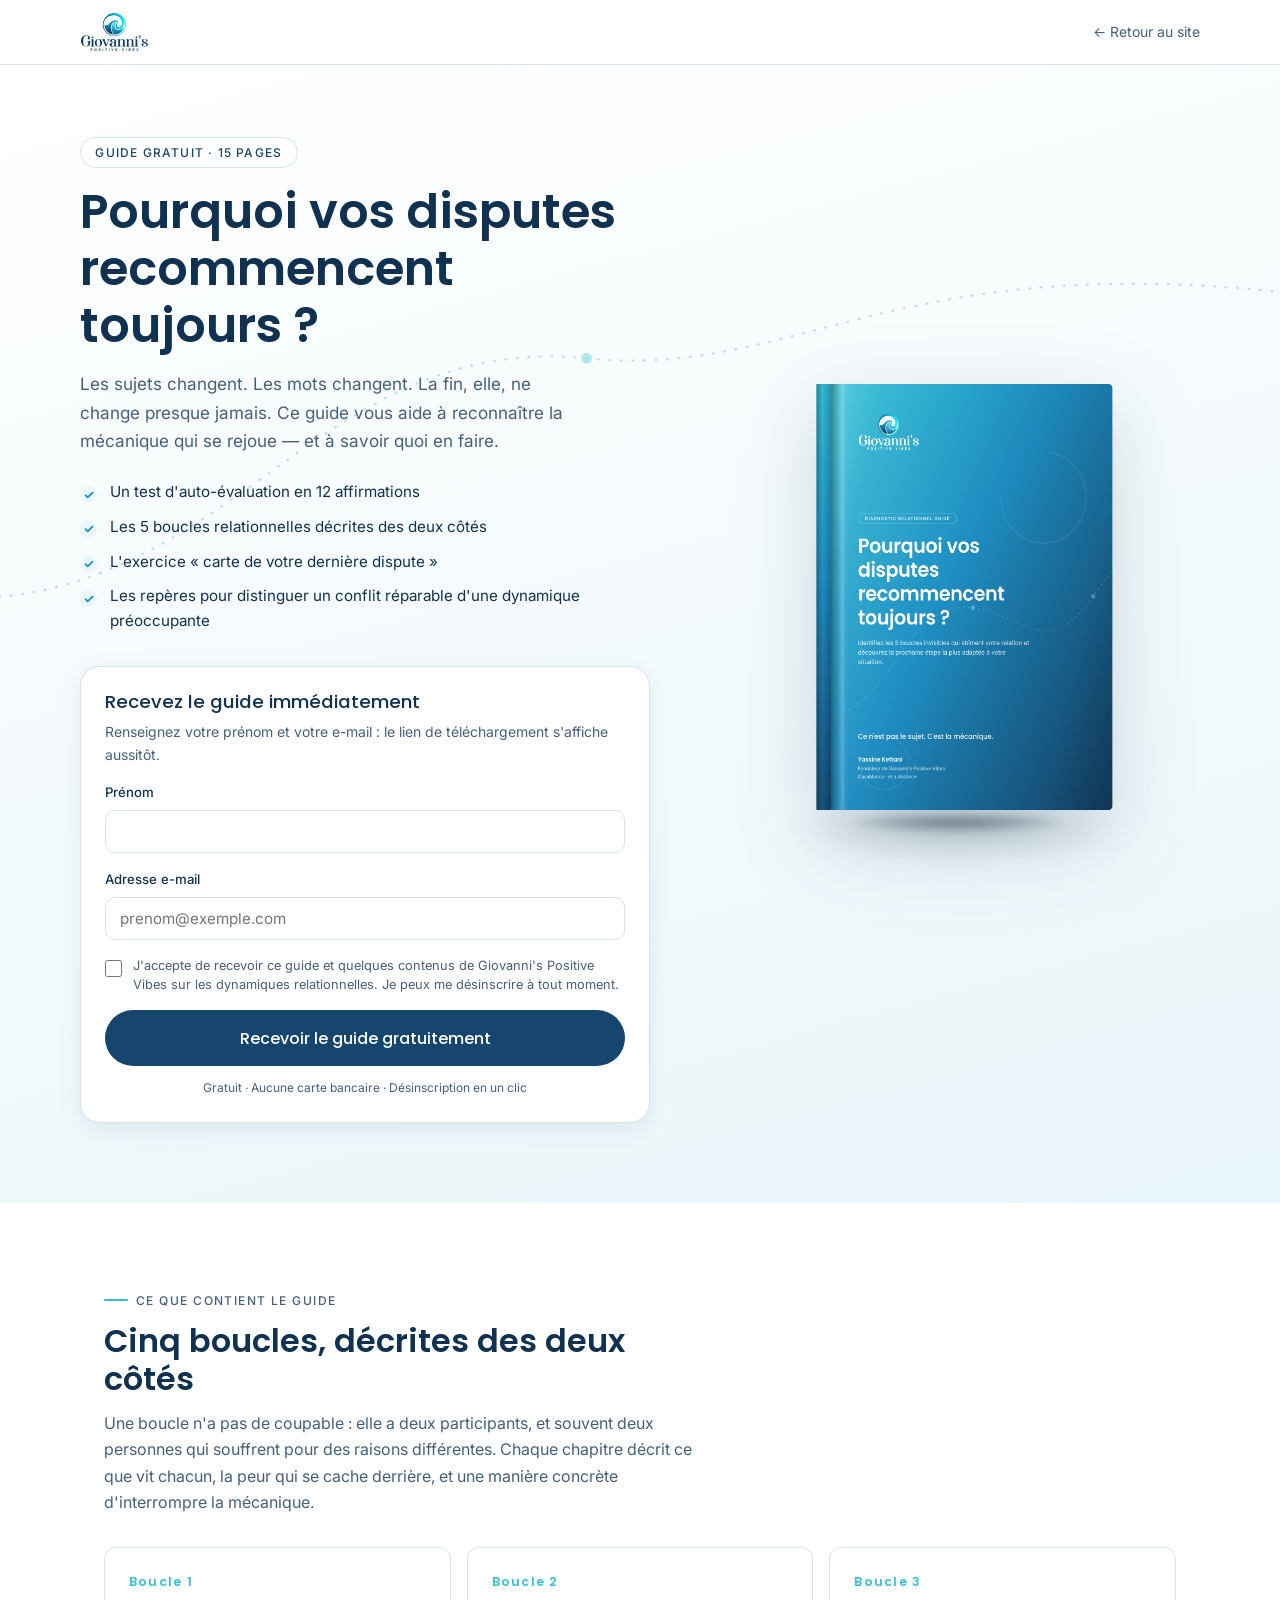
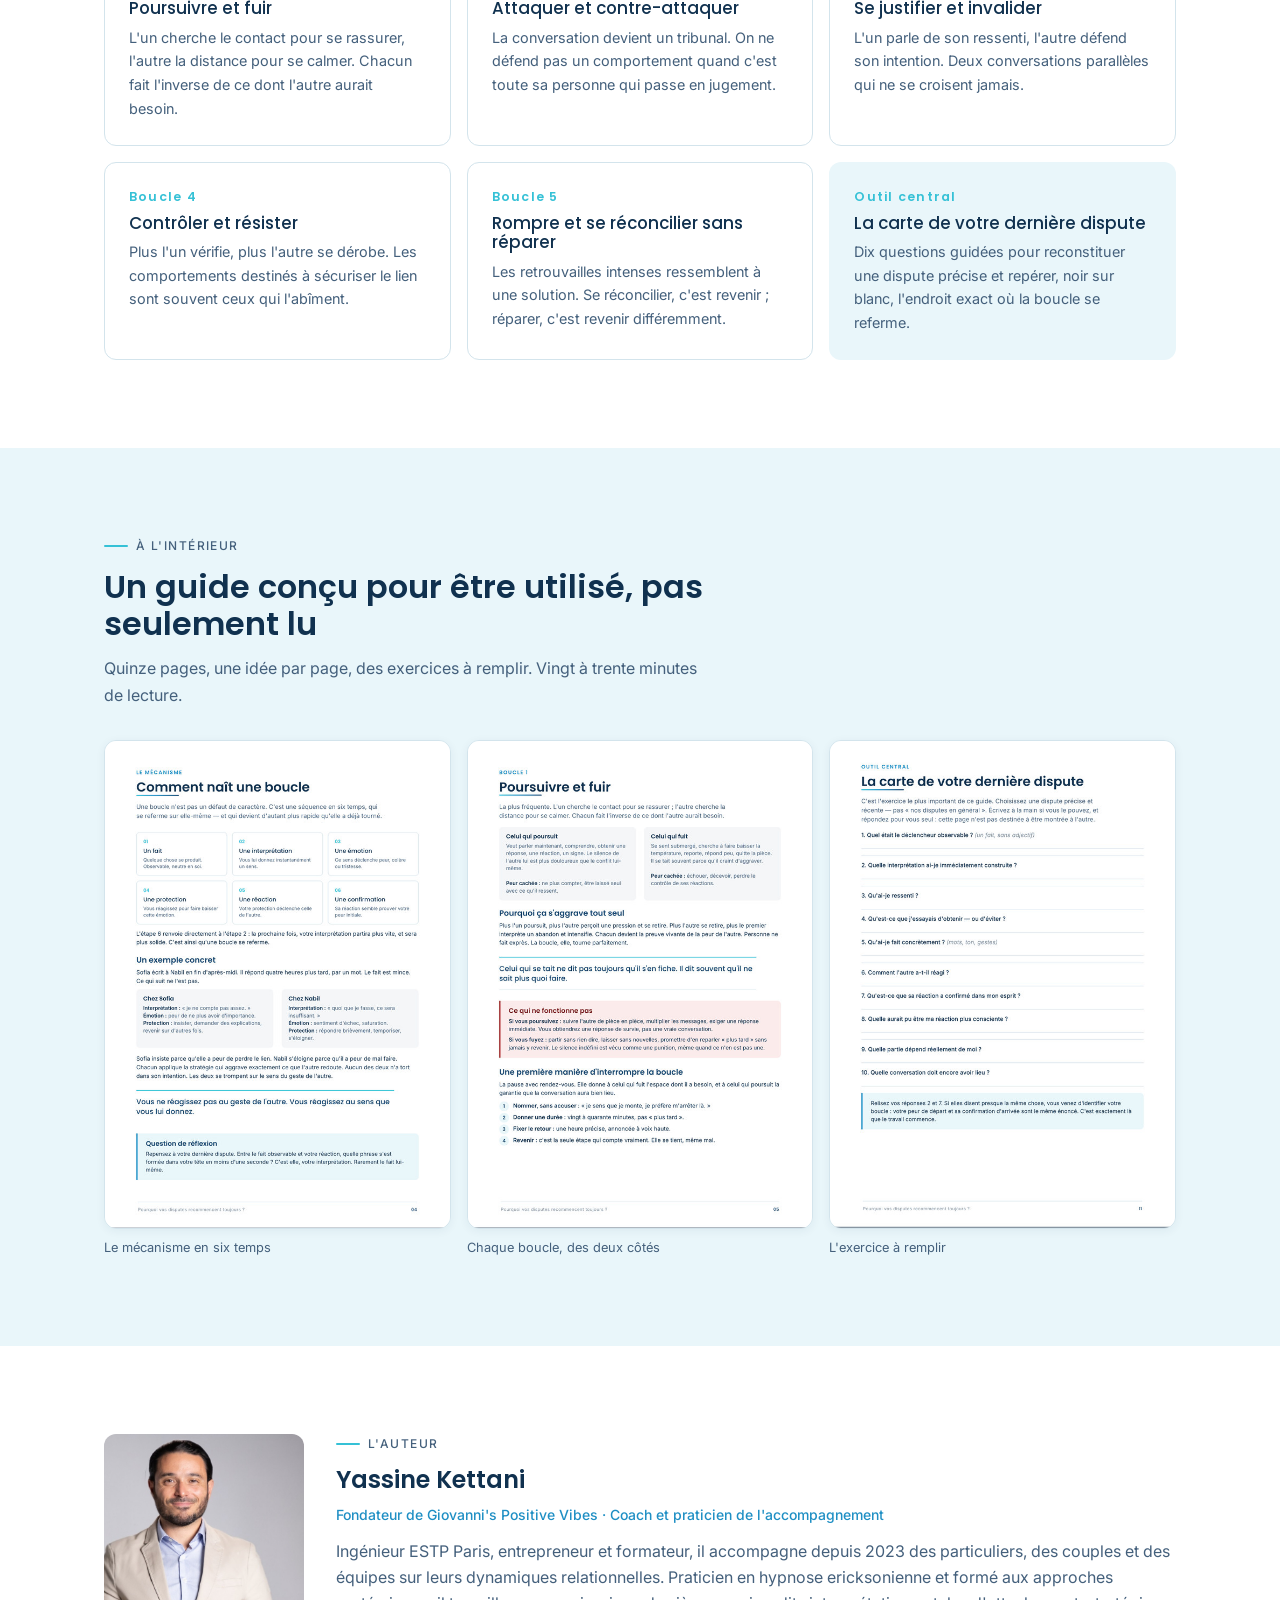
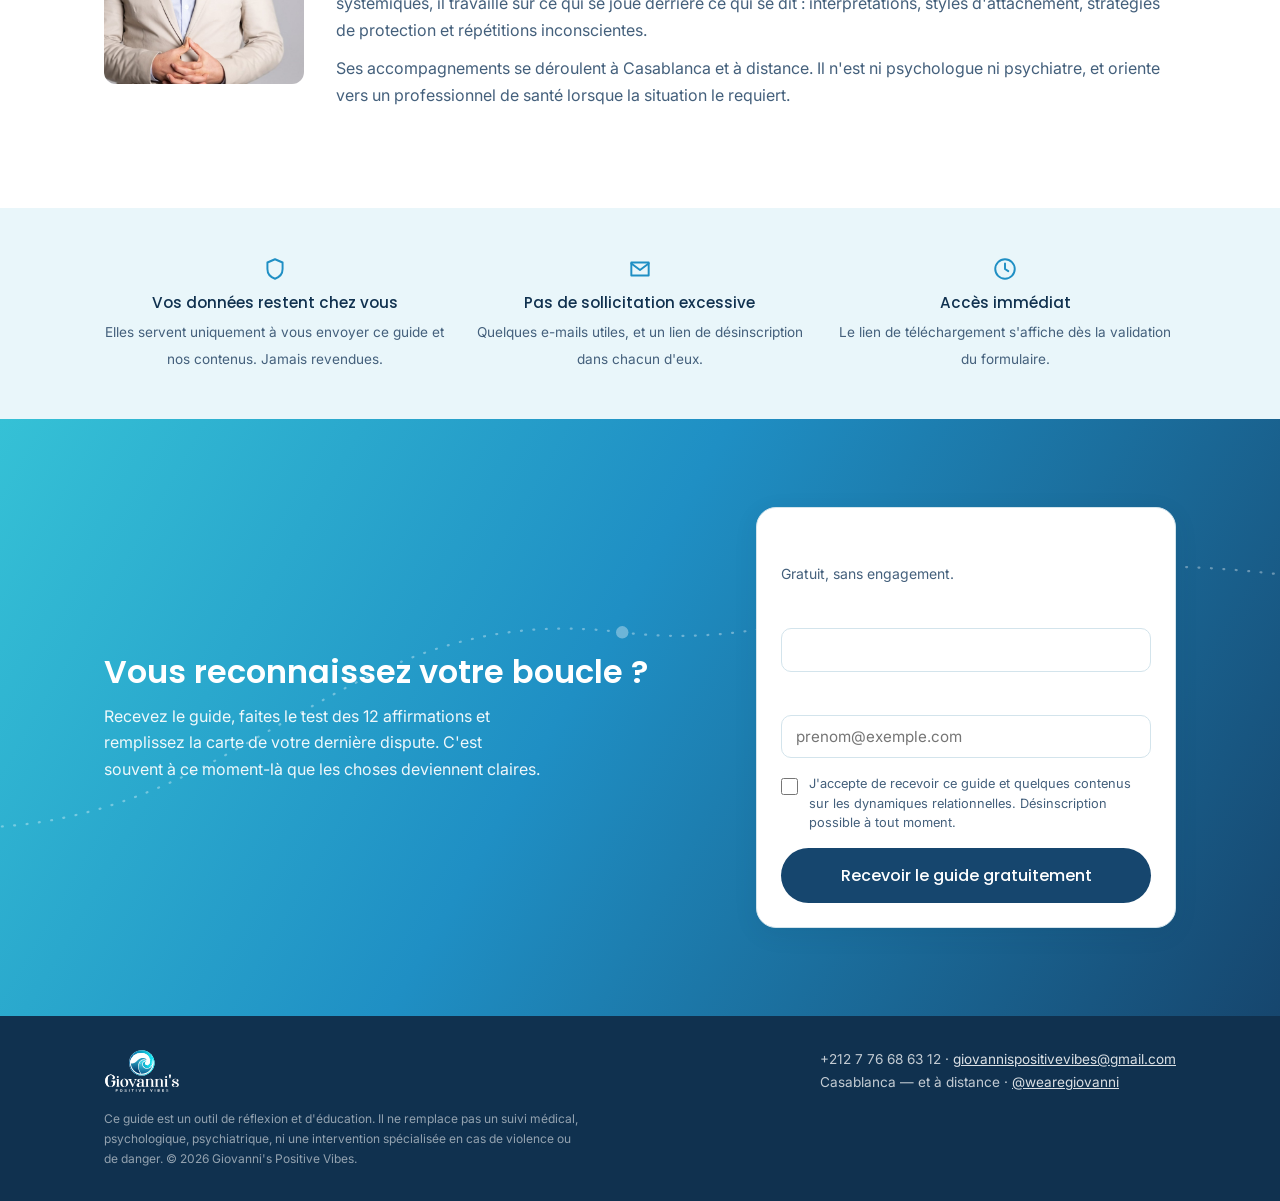
<file: site/guide/index.html>
<!doctype html>
<html lang="fr">
<head>
<meta charset="utf-8">
<meta name="viewport" content="width=device-width, initial-scale=1">
<title>Pourquoi vos disputes recommencent toujours ? — Guide gratuit · Giovanni's Positive Vibes</title>
<meta name="description" content="Guide gratuit de 15 pages : identifiez les 5 boucles invisibles qui abîment votre relation, cartographiez votre dernière dispute et découvrez la prochaine étape adaptée à votre situation.">
<meta property="og:title" content="Pourquoi vos disputes recommencent toujours ?">
<meta property="og:description" content="Les 5 boucles invisibles qui abîment une relation — et comment reconnaître la vôtre. Guide gratuit de 15 pages.">
<meta property="og:image" content="img/livre-3d.png">
<meta property="og:type" content="website">
<meta name="robots" content="index, follow">
<link rel="icon" href="../img/logo-gpv.svg">
<link rel="preconnect" href="https://fonts.googleapis.com">
<link rel="preconnect" href="https://fonts.gstatic.com" crossorigin>
<link href="https://fonts.googleapis.com/css2?family=Inter:wght@400;500;600&family=Poppins:wght@400;500;600&display=swap" rel="stylesheet">
<link rel="stylesheet" href="../css/tokens.css">
<link rel="stylesheet" href="guide.css">
</head>
<body>

<!-- ═══════════ BARRE ═══════════ -->
<header class="barre">
  <div class="conteneur barre-int">
    <a href="../" aria-label="Giovanni's Positive Vibes — accueil"><img src="../img/logo-gpv.svg" alt="Giovanni's Positive Vibes"></a>
    <a class="retour" href="../">← Retour au site</a>
  </div>
</header>

<!-- ═══════════ HERO + FORMULAIRE ═══════════ -->
<section class="hero">
  <svg class="hero-trace" viewBox="0 0 1440 700" preserveAspectRatio="none" aria-hidden="true">
    <path d="M-40 600 C 260 600, 360 300, 660 330 C 900 354, 1010 200, 1480 260"
          fill="none" stroke="#1F8FC4" stroke-width="2.5" stroke-dasharray="1 12" stroke-linecap="round" opacity=".55"/>
    <circle cx="660" cy="330" r="6" fill="#35C1D6" opacity=".7"/>
  </svg>

  <div class="conteneur hero-int">
    <div>
      <span class="badge">Guide gratuit · 15 pages</span>
      <h1>Pourquoi vos disputes recommencent toujours&nbsp;?</h1>
      <p class="accroche">
        Les sujets changent. Les mots changent. La fin, elle, ne change presque jamais.
        Ce guide vous aide à reconnaître la mécanique qui se rejoue — et à savoir quoi en faire.
      </p>
      <ul class="points">
        <li>Un test d'auto-évaluation en 12 affirmations</li>
        <li>Les 5 boucles relationnelles décrites des deux côtés</li>
        <li>L'exercice « carte de votre dernière dispute »</li>
        <li>Les repères pour distinguer un conflit réparable d'une dynamique préoccupante</li>
      </ul>

      <!-- ══ FORMULAIRE PRINCIPAL ══ -->
      <div class="bloc-form">
        <h3>Recevez le guide immédiatement</h3>
        <p class="sous">Renseignez votre prénom et votre e-mail : le lien de téléchargement s'affiche aussitôt.</p>

        <form class="form-guide" data-origine="hero" novalidate>
          <div class="erreur-globale" role="alert"></div>

          <div class="champ">
            <label for="prenom-hero">Prénom</label>
            <input type="text" id="prenom-hero" name="prenom" autocomplete="given-name" required>
            <p class="erreur-champ" data-pour="prenom"></p>
          </div>

          <div class="champ">
            <label for="email-hero">Adresse e-mail</label>
            <input type="email" id="email-hero" name="email" autocomplete="email" inputmode="email" placeholder="prenom@exemple.com" required>
            <p class="erreur-champ" data-pour="email"></p>
          </div>

          <div class="leurre" aria-hidden="true">
            <label for="site-hero">Ne rien saisir ici</label>
            <input type="text" id="site-hero" name="site" tabindex="-1" autocomplete="off">
          </div>

          <div class="consentement">
            <input type="checkbox" id="consent-hero" name="consentement" required>
            <label for="consent-hero">
              J'accepte de recevoir ce guide et quelques contenus de Giovanni's Positive Vibes sur les
              dynamiques relationnelles. Je peux me désinscrire à tout moment.
            </label>
          </div>
          <p class="erreur-champ" data-pour="consentement"></p>

          <button type="submit" class="btn-envoi">
            <span class="rouet" aria-hidden="true"></span>
            <span class="libelle">Recevoir le guide gratuitement</span>
          </button>
          <p class="mention-form">Gratuit · Aucune carte bancaire · Désinscription en un clic</p>
        </form>

        <div class="reussite" role="status">
          <div class="coche" aria-hidden="true">
            <svg width="26" height="26" viewBox="0 0 24 24" fill="none" stroke="#1F8FC4" stroke-width="2.4" stroke-linecap="round" stroke-linejoin="round"><path d="M4 12.5l5.2 5.2L20 7"/></svg>
          </div>
          <h3>Votre guide est prêt</h3>
          <p>Vous pouvez le télécharger tout de suite. Une copie vous parvient également par e-mail.</p>
          <a class="btn-telecharger" href="GPV-guide-disputes-boucles.pdf" download>
            <svg width="17" height="17" viewBox="0 0 24 24" fill="none" stroke="currentColor" stroke-width="2" stroke-linecap="round" stroke-linejoin="round"><path d="M12 3v12m0 0l-4.5-4.5M12 15l4.5-4.5M4 20h16"/></svg>
            Télécharger le guide (PDF)
          </a>
          <p class="note-test"></p>
        </div>
      </div>
    </div>

    <div class="hero-media">
      <img src="img/livre-3d.png" alt="Le guide « Pourquoi vos disputes recommencent toujours ? » en volume" width="1354" height="1955" fetchpriority="high">
    </div>
  </div>
</section>

<!-- ═══════════ LES CINQ BOUCLES ═══════════ -->
<section class="section">
  <div class="conteneur">
    <div class="entete-section">
      <p class="kicker">Ce que contient le guide</p>
      <h2>Cinq boucles, décrites des deux côtés</h2>
      <p>
        Une boucle n'a pas de coupable : elle a deux participants, et souvent deux personnes qui
        souffrent pour des raisons différentes. Chaque chapitre décrit ce que vit chacun, la peur
        qui se cache derrière, et une manière concrète d'interrompre la mécanique.
      </p>
    </div>

    <div class="grille g3">
      <div class="carte"><span class="num">Boucle 1</span><h4>Poursuivre et fuir</h4>
        <p>L'un cherche le contact pour se rassurer, l'autre la distance pour se calmer. Chacun fait l'inverse de ce dont l'autre aurait besoin.</p></div>
      <div class="carte"><span class="num">Boucle 2</span><h4>Attaquer et contre-attaquer</h4>
        <p>La conversation devient un tribunal. On ne défend pas un comportement quand c'est toute sa personne qui passe en jugement.</p></div>
      <div class="carte"><span class="num">Boucle 3</span><h4>Se justifier et invalider</h4>
        <p>L'un parle de son ressenti, l'autre défend son intention. Deux conversations parallèles qui ne se croisent jamais.</p></div>
      <div class="carte"><span class="num">Boucle 4</span><h4>Contrôler et résister</h4>
        <p>Plus l'un vérifie, plus l'autre se dérobe. Les comportements destinés à sécuriser le lien sont souvent ceux qui l'abîment.</p></div>
      <div class="carte"><span class="num">Boucle 5</span><h4>Rompre et se réconcilier sans réparer</h4>
        <p>Les retrouvailles intenses ressemblent à une solution. Se réconcilier, c'est revenir ; réparer, c'est revenir différemment.</p></div>
      <div class="carte" style="background:var(--gpv-fond-doux); border-color:transparent">
        <span class="num">Outil central</span><h4>La carte de votre dernière dispute</h4>
        <p>Dix questions guidées pour reconstituer une dispute précise et repérer, noir sur blanc, l'endroit exact où la boucle se referme.</p></div>
    </div>
  </div>
</section>

<!-- ═══════════ APERÇUS ═══════════ -->
<section class="section section--doux">
  <div class="conteneur">
    <div class="entete-section">
      <p class="kicker">À l'intérieur</p>
      <h2>Un guide conçu pour être utilisé, pas seulement lu</h2>
      <p>Quinze pages, une idée par page, des exercices à remplir. Vingt à trente minutes de lecture.</p>
    </div>
    <div class="apercus">
      <figure><img src="img/apercu-mecanisme.jpg" alt="Page expliquant comment naît une boucle relationnelle" width="640" height="905" loading="lazy" decoding="async"><figcaption>Le mécanisme en six temps</figcaption></figure>
      <figure><img src="img/apercu-boucle.jpg" alt="Page décrivant la boucle poursuivre et fuir" width="640" height="905" loading="lazy" decoding="async"><figcaption>Chaque boucle, des deux côtés</figcaption></figure>
      <figure><img src="img/apercu-outil.jpg" alt="Exercice guidé : la carte de votre dernière dispute" width="640" height="905" loading="lazy" decoding="async"><figcaption>L'exercice à remplir</figcaption></figure>
    </div>
  </div>
</section>

<!-- ═══════════ AUTEUR ═══════════ -->
<section class="section">
  <div class="conteneur auteur">
    <img src="img/yassine-kettani.jpg" alt="Yassine Kettani" width="620" height="775" loading="lazy" decoding="async">
    <div>
      <p class="kicker">L'auteur</p>
      <h2 style="font-size:var(--gpv-taille-h3); margin:var(--gpv-e-3) 0 var(--gpv-e-2)">Yassine Kettani</h2>
      <p class="role">Fondateur de Giovanni's Positive Vibes · Coach et praticien de l'accompagnement</p>
      <p>
        Ingénieur ESTP Paris, entrepreneur et formateur, il accompagne depuis 2023 des particuliers,
        des couples et des équipes sur leurs dynamiques relationnelles. Praticien en hypnose
        ericksonienne et formé aux approches systémiques, il travaille sur ce qui se joue derrière
        ce qui se dit : interprétations, styles d'attachement, stratégies de protection et
        répétitions inconscientes.
      </p>
      <p>
        Ses accompagnements se déroulent à Casablanca et à distance. Il n'est ni psychologue ni
        psychiatre, et oriente vers un professionnel de santé lorsque la situation le requiert.
      </p>
    </div>
  </div>
</section>

<!-- ═══════════ RASSURANCE ═══════════ -->
<section class="section section--doux" style="padding-top:var(--gpv-e-12); padding-bottom:var(--gpv-e-12)">
  <div class="conteneur rassurance">
    <div>
      <svg width="26" height="26" viewBox="0 0 24 24" fill="none" stroke="currentColor" stroke-width="1.8" stroke-linecap="round" stroke-linejoin="round"><path d="M12 3l7 3v6c0 4.4-3 7.6-7 9-4-1.4-7-4.6-7-9V6z"/></svg>
      <strong>Vos données restent chez vous</strong>
      <span>Elles servent uniquement à vous envoyer ce guide et nos contenus. Jamais revendues.</span>
    </div>
    <div>
      <svg width="26" height="26" viewBox="0 0 24 24" fill="none" stroke="currentColor" stroke-width="1.8" stroke-linecap="round" stroke-linejoin="round"><path d="M4 6h16v12H4z"/><path d="M4 7l8 6 8-6"/></svg>
      <strong>Pas de sollicitation excessive</strong>
      <span>Quelques e-mails utiles, et un lien de désinscription dans chacun d'eux.</span>
    </div>
    <div>
      <svg width="26" height="26" viewBox="0 0 24 24" fill="none" stroke="currentColor" stroke-width="1.8" stroke-linecap="round" stroke-linejoin="round"><circle cx="12" cy="12" r="9"/><path d="M12 7v5l3 2"/></svg>
      <strong>Accès immédiat</strong>
      <span>Le lien de téléchargement s'affiche dès la validation du formulaire.</span>
    </div>
  </div>
</section>

<!-- ═══════════ CTA FINAL ═══════════ -->
<section class="section final" id="recevoir">
  <svg class="hero-trace" viewBox="0 0 1440 560" preserveAspectRatio="none" aria-hidden="true" style="opacity:.35">
    <path d="M-40 460 C 280 460, 380 200, 700 240 C 940 270, 1060 120, 1480 180"
          fill="none" stroke="#fff" stroke-width="2.5" stroke-dasharray="1 13" stroke-linecap="round"/>
    <circle cx="700" cy="240" r="7" fill="#fff"/>
  </svg>
  <div class="conteneur final-int">
    <div>
      <h2>Vous reconnaissez votre boucle&nbsp;?</h2>
      <p>
        Recevez le guide, faites le test des 12 affirmations et remplissez la carte de votre
        dernière dispute. C'est souvent à ce moment-là que les choses deviennent claires.
      </p>
    </div>

    <div class="bloc-form">
      <h3>Recevoir le guide</h3>
      <p class="sous">Gratuit, sans engagement.</p>

      <form class="form-guide" data-origine="final" novalidate>
        <div class="erreur-globale" role="alert"></div>

        <div class="champ">
          <label for="prenom-final">Prénom</label>
          <input type="text" id="prenom-final" name="prenom" autocomplete="given-name" required>
          <p class="erreur-champ" data-pour="prenom"></p>
        </div>

        <div class="champ">
          <label for="email-final">Adresse e-mail</label>
          <input type="email" id="email-final" name="email" autocomplete="email" inputmode="email" placeholder="prenom@exemple.com" required>
          <p class="erreur-champ" data-pour="email"></p>
        </div>

        <div class="leurre" aria-hidden="true">
          <label for="site-final">Ne rien saisir ici</label>
          <input type="text" id="site-final" name="site" tabindex="-1" autocomplete="off">
        </div>

        <div class="consentement">
          <input type="checkbox" id="consent-final" name="consentement" required>
          <label for="consent-final">
            J'accepte de recevoir ce guide et quelques contenus sur les dynamiques relationnelles.
            Désinscription possible à tout moment.
          </label>
        </div>
        <p class="erreur-champ" data-pour="consentement"></p>

        <button type="submit" class="btn-envoi">
          <span class="rouet" aria-hidden="true"></span>
          <span class="libelle">Recevoir le guide gratuitement</span>
        </button>
      </form>

      <div class="reussite" role="status">
        <div class="coche" aria-hidden="true">
          <svg width="26" height="26" viewBox="0 0 24 24" fill="none" stroke="#1F8FC4" stroke-width="2.4" stroke-linecap="round" stroke-linejoin="round"><path d="M4 12.5l5.2 5.2L20 7"/></svg>
        </div>
        <h3>Votre guide est prêt</h3>
        <p>Vous pouvez le télécharger tout de suite. Une copie vous parvient également par e-mail.</p>
        <a class="btn-telecharger" href="GPV-guide-disputes-boucles.pdf" download>
          <svg width="17" height="17" viewBox="0 0 24 24" fill="none" stroke="currentColor" stroke-width="2" stroke-linecap="round" stroke-linejoin="round"><path d="M12 3v12m0 0l-4.5-4.5M12 15l4.5-4.5M4 20h16"/></svg>
          Télécharger le guide (PDF)
        </a>
        <p class="note-test"></p>
      </div>
    </div>
  </div>
</section>

<!-- ═══════════ PIED ═══════════ -->
<footer class="pied">
  <div class="conteneur">
    <div class="pied-int">
      <img src="../img/logo-gpv-blanc.svg" alt="Giovanni's Positive Vibes">
      <div>
        +212 7 76 68 63 12 · <a href="mailto:giovannispositivevibes@gmail.com">giovannispositivevibes@gmail.com</a><br>
        Casablanca — et à distance · <a href="https://instagram.com/wearegiovanni">@wearegiovanni</a>
      </div>
    </div>
    <p class="legal">
      Ce guide est un outil de réflexion et d'éducation. Il ne remplace pas un suivi médical,
      psychologique, psychiatrique, ni une intervention spécialisée en cas de violence ou de danger.
      © 2026 Giovanni's Positive Vibes.
    </p>
  </div>
</footer>

<script>
(() => {
  'use strict';
  const POINT_API = '/api/inscription-guide';
  const EMAIL_VALIDE = /^[^\s@]+@[^\s@]+\.[^\s@]{2,}$/;

  const afficherErreurChamp = (form, champ, message) => {
    const cible = form.querySelector(`.erreur-champ[data-pour="${champ}"]`);
    const saisie = form.querySelector(`[name="${champ}"]`);
    if (cible) { cible.textContent = message; cible.classList.toggle('visible', Boolean(message)); }
    if (saisie && saisie.type !== 'checkbox') saisie.setAttribute('aria-invalid', message ? 'true' : 'false');
  };

  const viderErreurs = (form) => {
    form.querySelectorAll('.erreur-champ').forEach(e => { e.textContent = ''; e.classList.remove('visible'); });
    form.querySelectorAll('[aria-invalid]').forEach(e => e.setAttribute('aria-invalid', 'false'));
    const globale = form.querySelector('.erreur-globale');
    globale.textContent = ''; globale.classList.remove('visible');
  };

  const montrerReussite = (form, donnees) => {
    const bloc = form.closest('.bloc-form');
    form.style.display = 'none';
    bloc.querySelector('h3').style.display = 'none';
    const sous = bloc.querySelector('p.sous'); if (sous) sous.style.display = 'none';
    const reussite = bloc.querySelector('.reussite');
    reussite.classList.add('visible');
    if (donnees && donnees.mode === 'test') {
      const note = reussite.querySelector('.note-test');
      note.textContent = 'Mode test : le formulaire fonctionne, mais la connexion Brevo n’est pas encore configurée. Aucun contact n’a été enregistré.';
      note.classList.add('visible');
    }
    reussite.scrollIntoView({ block: 'center', behavior: 'smooth' });
  };

  document.querySelectorAll('form.form-guide').forEach((form) => {
    form.addEventListener('submit', async (evt) => {
      evt.preventDefault();
      if (form.classList.contains('envoi-en-cours')) return;
      viderErreurs(form);

      const prenom = form.prenom.value.trim();
      const email = form.email.value.trim();
      const consentement = form.consentement.checked;

      let valide = true;
      if (!prenom) { afficherErreurChamp(form, 'prenom', 'Indiquez votre prénom.'); valide = false; }
      if (!EMAIL_VALIDE.test(email)) { afficherErreurChamp(form, 'email', 'Cette adresse e-mail semble incomplète.'); valide = false; }
      if (!consentement) { afficherErreurChamp(form, 'consentement', 'Votre accord est nécessaire pour recevoir le guide.'); valide = false; }
      if (!valide) { form.querySelector('[aria-invalid="true"]')?.focus(); return; }

      const bouton = form.querySelector('.btn-envoi');
      const libelle = bouton.querySelector('.libelle');
      const libelleInitial = libelle.textContent;
      form.classList.add('envoi-en-cours');
      bouton.disabled = true;
      libelle.textContent = 'Envoi en cours…';

      try {
        const r = await fetch(POINT_API, {
          method: 'POST',
          headers: { 'content-type': 'application/json' },
          body: JSON.stringify({
            prenom, email, consentement,
            site: form.site.value,
            origine: form.dataset.origine,
          }),
        });
        const donnees = await r.json().catch(() => ({}));

        if (r.ok && donnees.ok) {
          montrerReussite(form, donnees);
          return;
        }
        if (donnees.champ) {
          afficherErreurChamp(form, donnees.champ, donnees.erreur || 'Champ invalide.');
        } else {
          const globale = form.querySelector('.erreur-globale');
          globale.textContent = donnees.erreur || "L'envoi n'a pas abouti. Réessayez dans un instant.";
          globale.classList.add('visible');
        }
      } catch {
        const globale = form.querySelector('.erreur-globale');
        globale.textContent = 'Connexion impossible. Vérifiez votre réseau et réessayez.';
        globale.classList.add('visible');
      } finally {
        form.classList.remove('envoi-en-cours');
        bouton.disabled = false;
        libelle.textContent = libelleInitial;
      }
    });
  });
})();
</script>

</body>
</html>
</file>
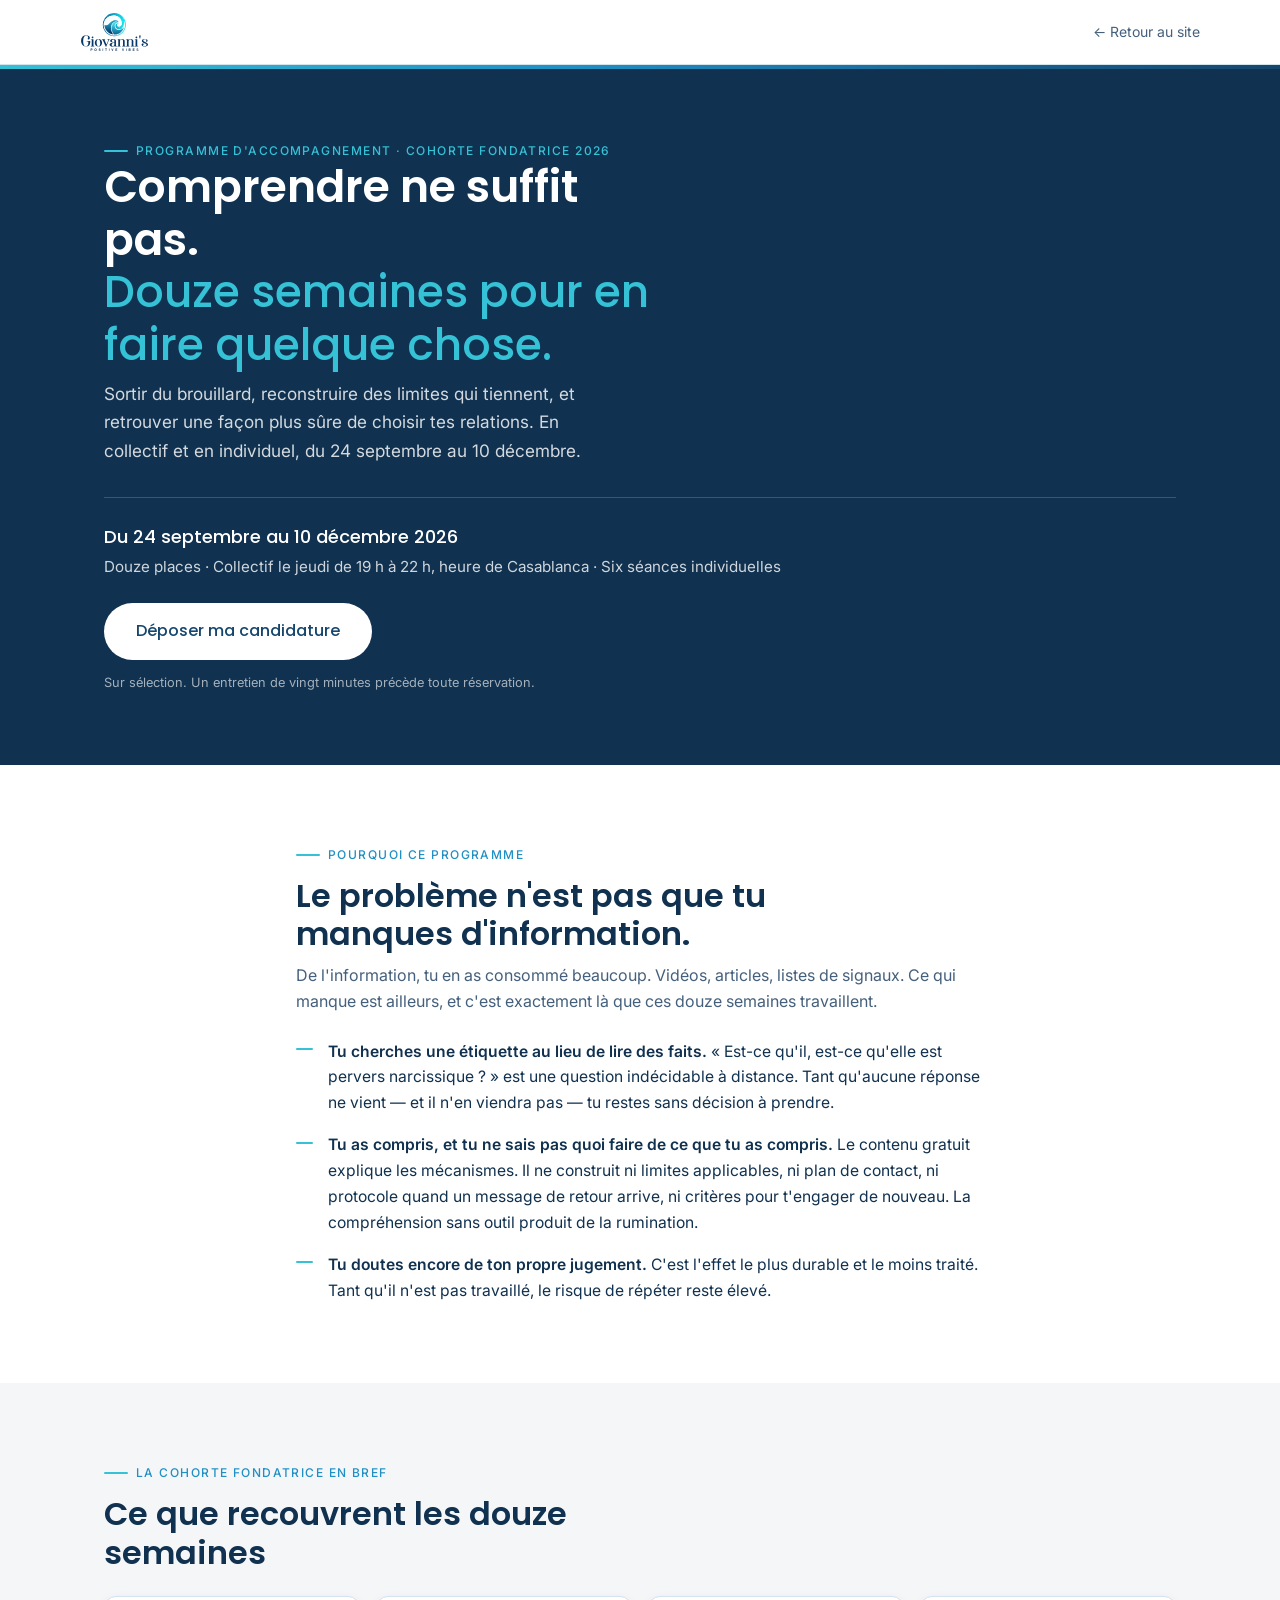
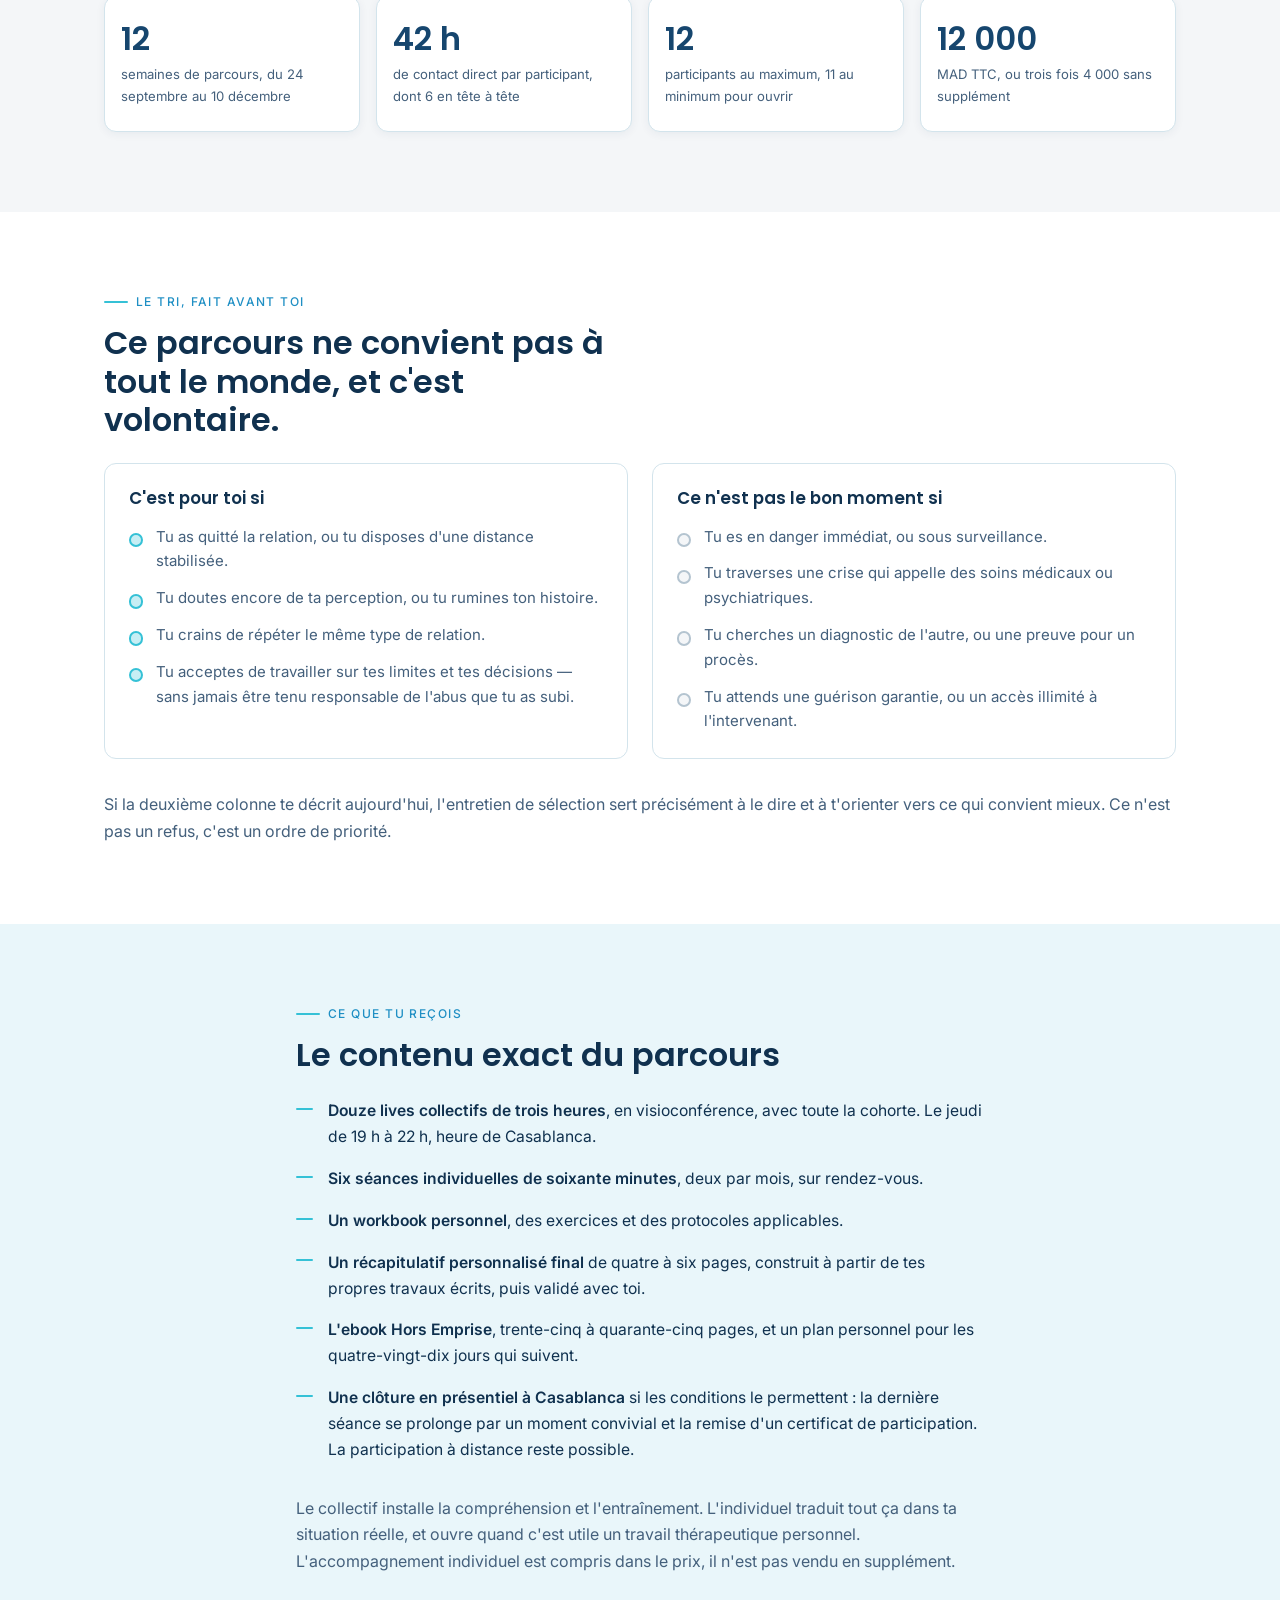
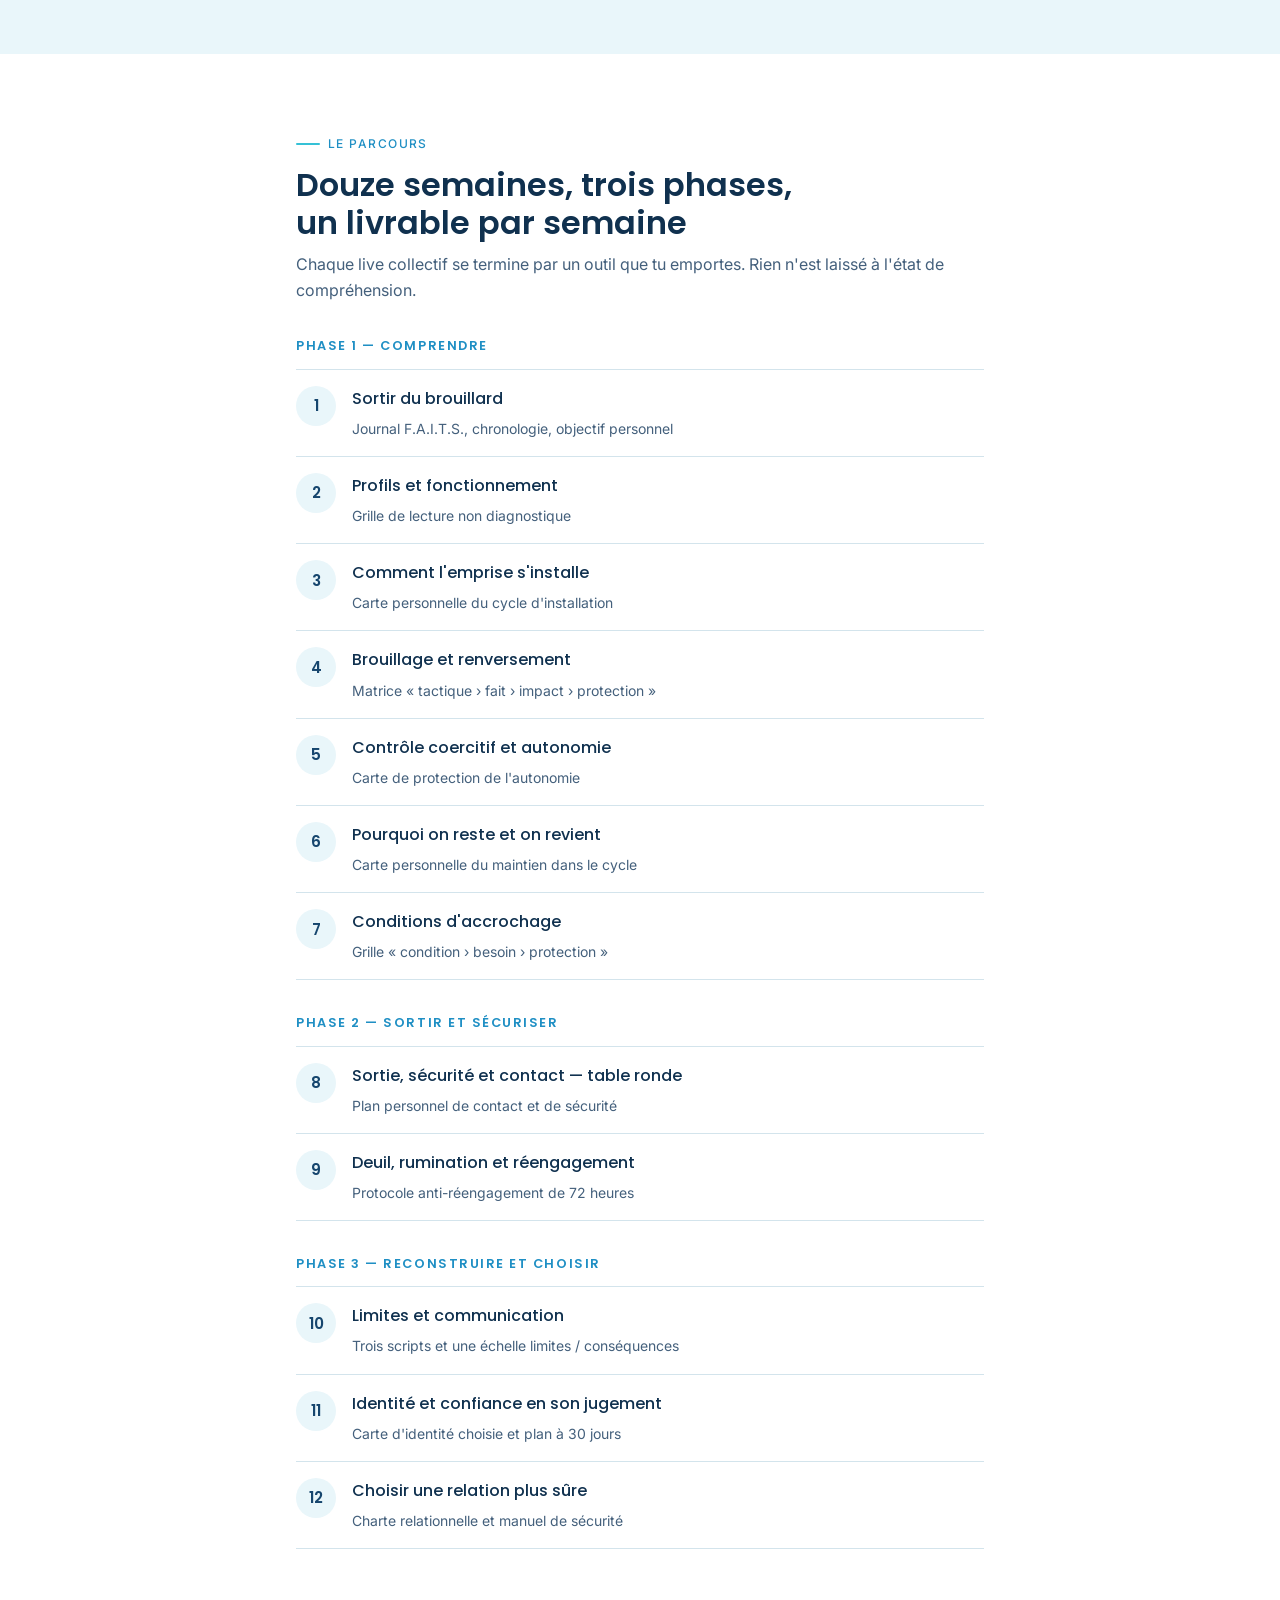
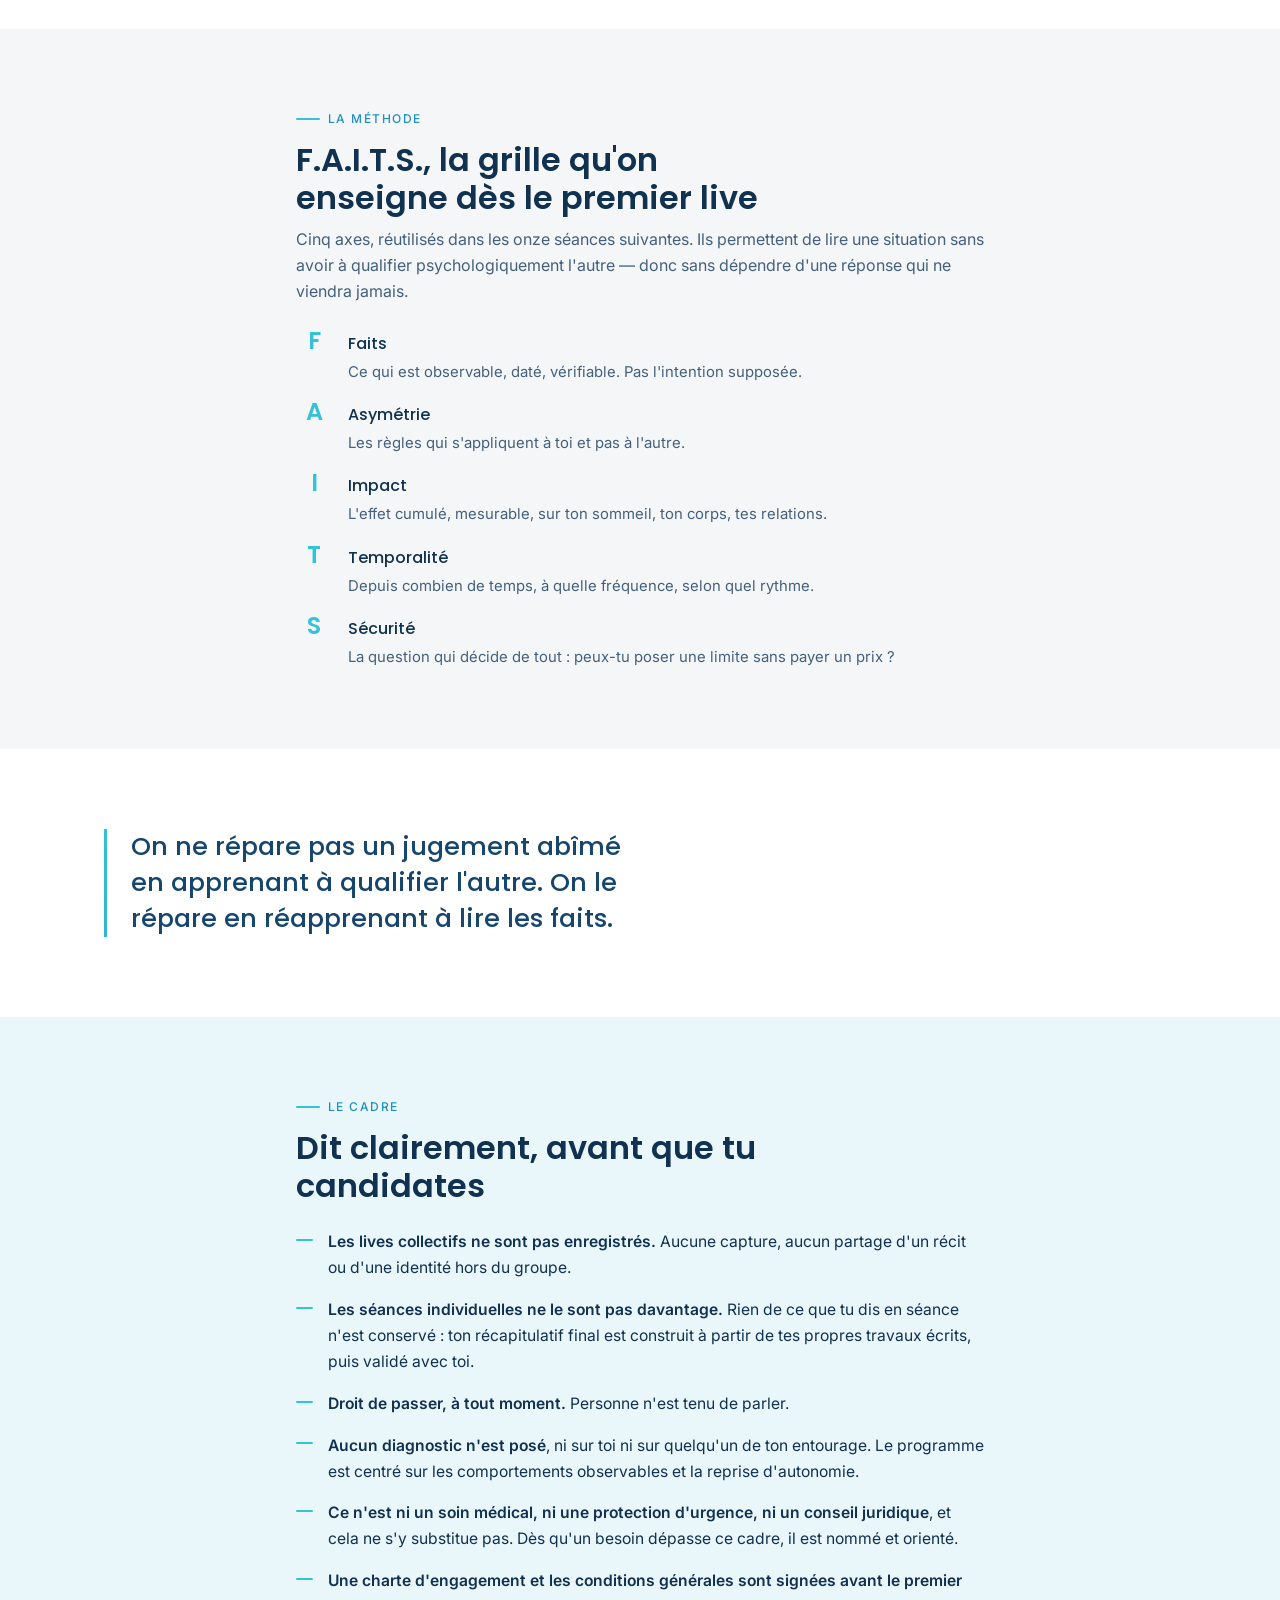
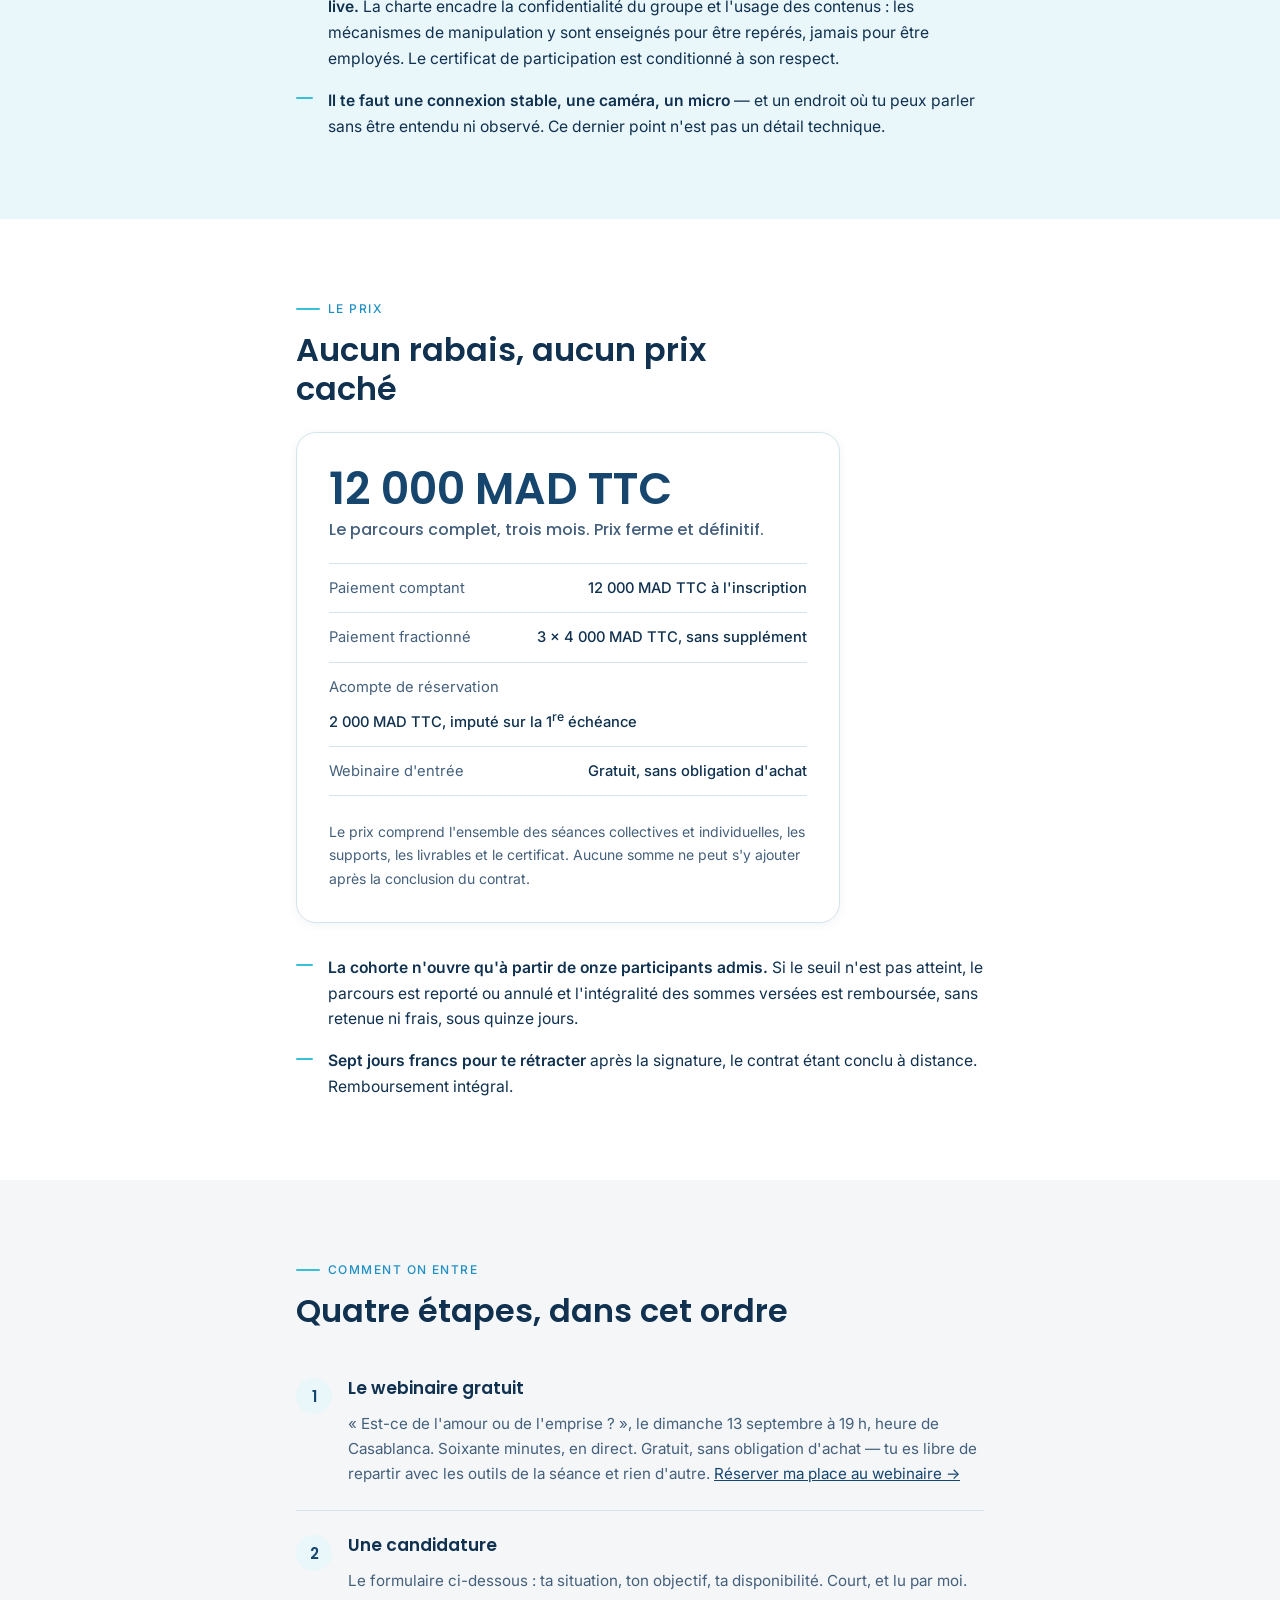
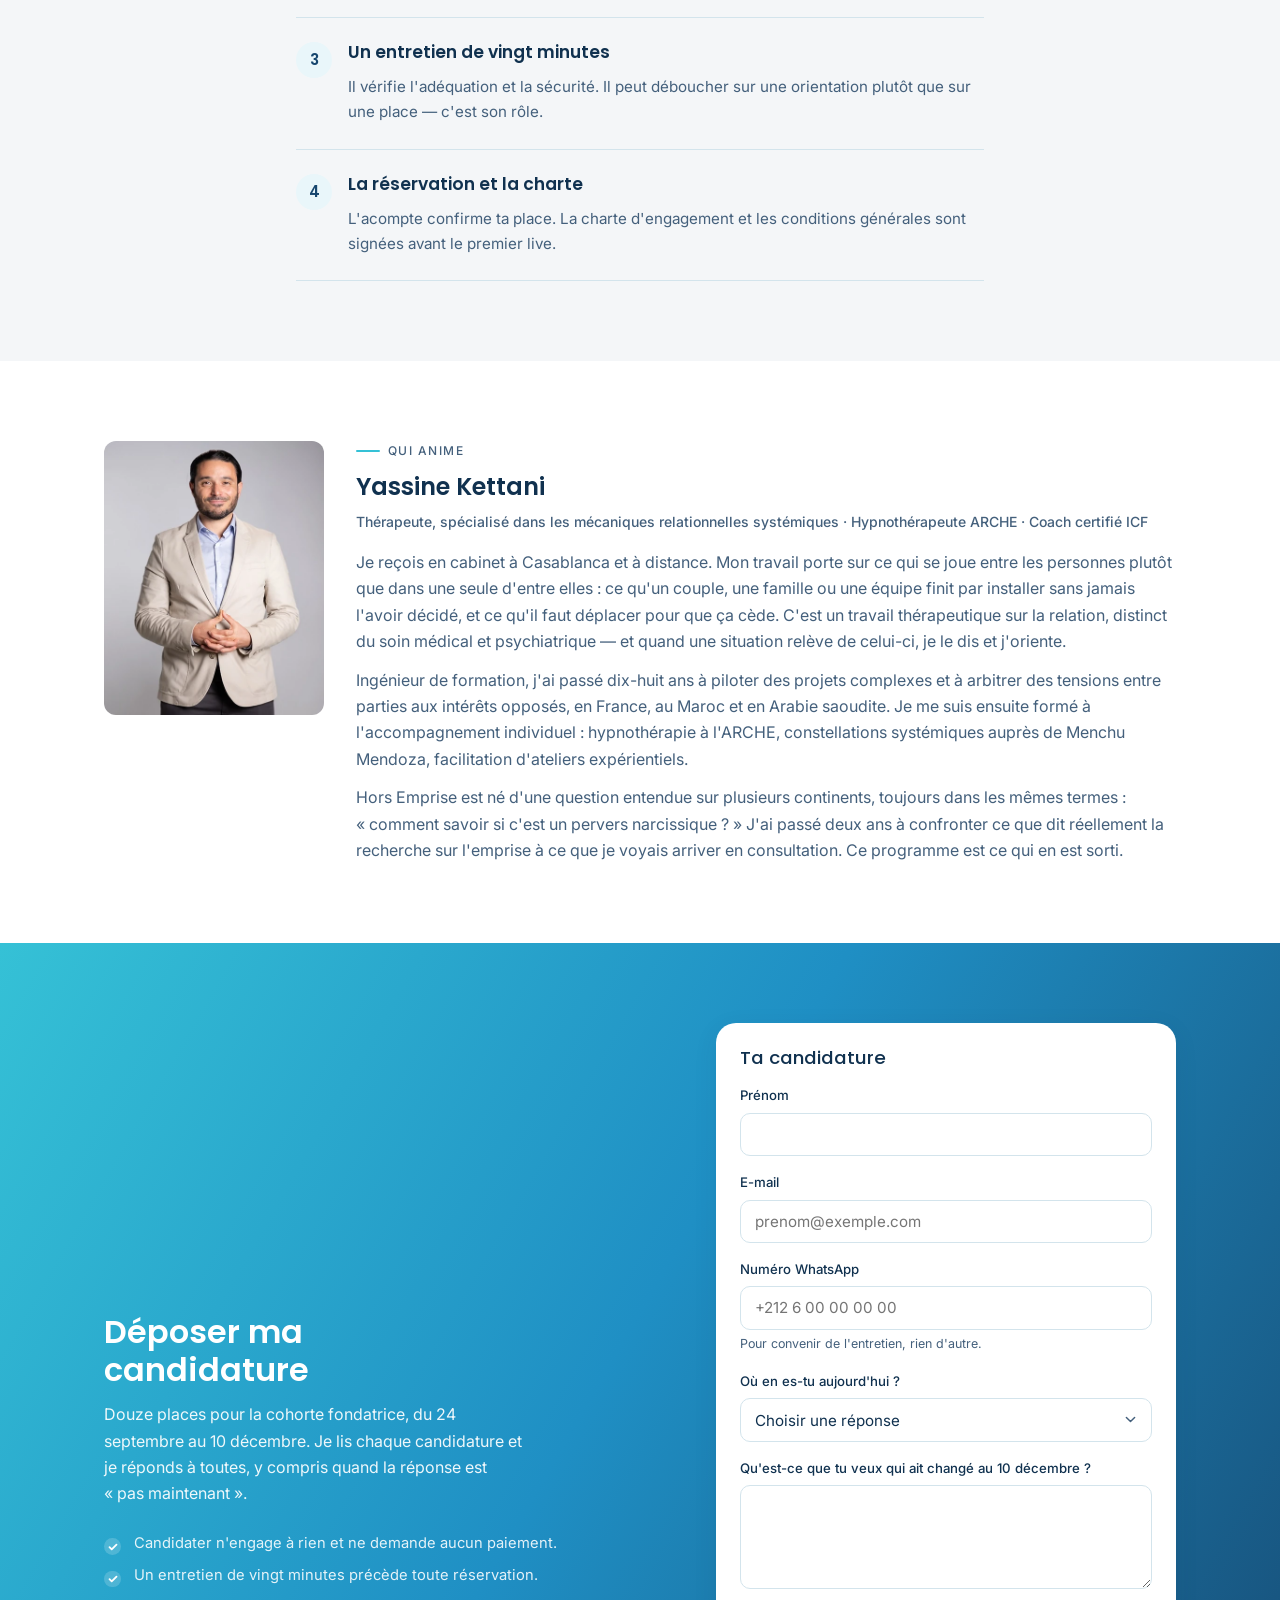
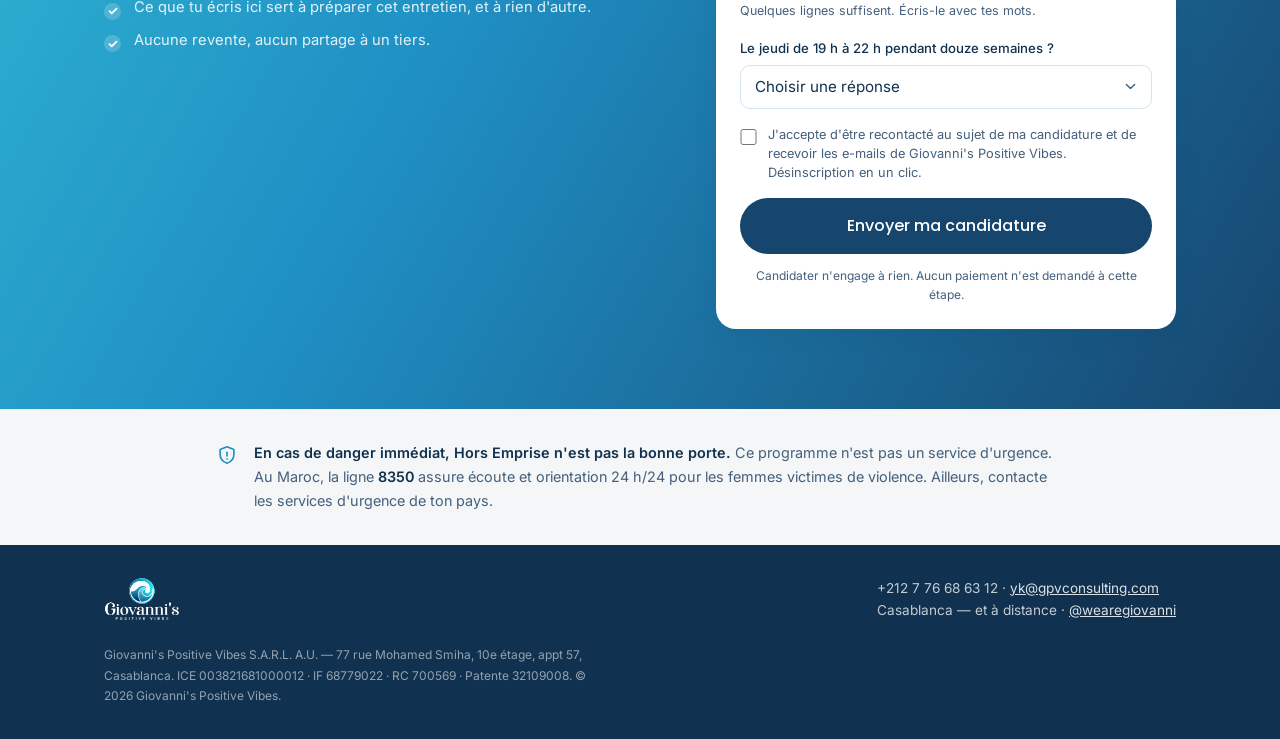
<file: site/programme/index.html>
<!doctype html>
<html lang="fr">
<head>
<meta charset="utf-8">
<meta name="viewport" content="width=device-width, initial-scale=1">
<title>Hors Emprise — Programme d'accompagnement, cohorte fondatrice 2026 · Giovanni's Positive Vibes</title>
<meta name="description" content="Douze semaines pour sortir du brouillard, reconstruire tes limites et retrouver une façon plus sûre de choisir tes relations. Du 24 septembre au 10 décembre 2026, douze places, sur candidature.">
<meta name="robots" content="index, follow">
<meta property="og:type" content="website">
<meta property="og:title" content="Hors Emprise — Programme d'accompagnement, cohorte fondatrice 2026">
<meta property="og:description" content="Douze semaines pour sortir du brouillard, reconstruire tes limites et retrouver une façon plus sûre de choisir tes relations. Douze places, sur candidature.">
<meta property="og:locale" content="fr_FR">
<link rel="icon" href="../img/logo-gpv.svg">
<link rel="preconnect" href="https://fonts.googleapis.com">
<link rel="preconnect" href="https://fonts.gstatic.com" crossorigin>
<link href="https://fonts.googleapis.com/css2?family=Inter:wght@400;500;600&family=Poppins:wght@400;500;600&display=swap" rel="stylesheet">
<link rel="stylesheet" href="../css/tokens.css">
<link rel="stylesheet" href="programme.css">
</head>
<body>

<!-- ═══════════ BARRE ═══════════ -->
<header class="barre">
  <div class="conteneur barre-int">
    <a href="../" aria-label="Giovanni's Positive Vibes — accueil"><img src="../img/logo-gpv.svg" alt="Giovanni's Positive Vibes"></a>
    <a class="retour" href="../">← Retour au site</a>
  </div>
</header>

<!-- ═══════════ HERO ═══════════ -->
<section class="hero">
  <div class="conteneur hero-int">
    <p class="kicker" style="color:var(--gpv-accent)">Programme d'accompagnement · Cohorte fondatrice 2026</p>

    <h1>
      Comprendre ne suffit pas.
      <span class="suite">Douze semaines pour en faire quelque chose.</span>
    </h1>

    <p class="accroche">Sortir du brouillard, reconstruire des limites qui tiennent, et retrouver une façon plus sûre de choisir tes relations. En collectif et en individuel, du 24&nbsp;septembre au 10&nbsp;décembre.</p>

    <div class="quand">
      <b>Du 24 septembre au 10 décembre 2026</b>
      Douze places · Collectif le jeudi de 19&nbsp;h à 22&nbsp;h, heure de Casablanca · Six séances individuelles
    </div>

    <a class="btn btn--inverse" href="#candidature">Déposer ma candidature</a>
    <p class="mention">Sur sélection. Un entretien de vingt minutes précède toute réservation.</p>
  </div>
</section>

<!-- ═══════════ LE MANQUE ═══════════ -->
<section class="section">
  <div class="conteneur mesure">
    <p class="kicker">Pourquoi ce programme</p>
    <h2>Le problème n'est pas que tu manques d'information.</h2>
    <p class="chapo">De l'information, tu en as consommé beaucoup. Vidéos, articles, listes de signaux. Ce qui manque est ailleurs, et c'est exactement là que ces douze semaines travaillent.</p>
    <ul class="cadre-liste">
      <li><strong>Tu cherches une étiquette au lieu de lire des faits.</strong> «&nbsp;Est-ce qu'il, est-ce qu'elle est pervers narcissique&nbsp;?&nbsp;» est une question indécidable à distance. Tant qu'aucune réponse ne vient — et il n'en viendra pas — tu restes sans décision à prendre.</li>
      <li><strong>Tu as compris, et tu ne sais pas quoi faire de ce que tu as compris.</strong> Le contenu gratuit explique les mécanismes. Il ne construit ni limites applicables, ni plan de contact, ni protocole quand un message de retour arrive, ni critères pour t'engager de nouveau. La compréhension sans outil produit de la rumination.</li>
      <li><strong>Tu doutes encore de ton propre jugement.</strong> C'est l'effet le plus durable et le moins traité. Tant qu'il n'est pas travaillé, le risque de répéter reste élevé.</li>
    </ul>
  </div>
</section>

<!-- ═══════════ CHIFFRES ═══════════ -->
<section class="section section--neutre">
  <div class="conteneur">
    <p class="kicker">La cohorte fondatrice en bref</p>
    <h2>Ce que recouvrent les douze semaines</h2>
    <ul class="chiffres">
      <li><b>12</b><span>semaines de parcours, du 24 septembre au 10 décembre</span></li>
      <li><b>42 h</b><span>de contact direct par participant, dont 6 en tête à tête</span></li>
      <li><b>12</b><span>participants au maximum, 11 au minimum pour ouvrir</span></li>
      <li><b>12 000</b><span>MAD TTC, ou trois fois 4 000 sans supplément</span></li>
    </ul>
  </div>
</section>

<!-- ═══════════ POUR QUI ═══════════ -->
<section class="section">
  <div class="conteneur">
    <p class="kicker">Le tri, fait avant toi</p>
    <h2>Ce parcours ne convient pas à tout le monde, et c'est volontaire.</h2>
    <div class="tri">
      <div class="tri--oui">
        <h3>C'est pour toi si</h3>
        <ul>
          <li>Tu as quitté la relation, ou tu disposes d'une distance stabilisée.</li>
          <li>Tu doutes encore de ta perception, ou tu rumines ton histoire.</li>
          <li>Tu crains de répéter le même type de relation.</li>
          <li>Tu acceptes de travailler sur tes limites et tes décisions — sans jamais être tenu responsable de l'abus que tu as subi.</li>
        </ul>
      </div>
      <div class="tri--non">
        <h3>Ce n'est pas le bon moment si</h3>
        <ul>
          <li>Tu es en danger immédiat, ou sous surveillance.</li>
          <li>Tu traverses une crise qui appelle des soins médicaux ou psychiatriques.</li>
          <li>Tu cherches un diagnostic de l'autre, ou une preuve pour un procès.</li>
          <li>Tu attends une guérison garantie, ou un accès illimité à l'intervenant.</li>
        </ul>
      </div>
    </div>
    <p class="chapo" style="margin-top:var(--gpv-e-8); margin-bottom:0">Si la deuxième colonne te décrit aujourd'hui, l'entretien de sélection sert précisément à le dire et à t'orienter vers ce qui convient mieux. Ce n'est pas un refus, c'est un ordre de priorité.</p>
  </div>
</section>

<!-- ═══════════ CE QUE TU REÇOIS ═══════════ -->
<section class="section section--doux">
  <div class="conteneur mesure">
    <p class="kicker">Ce que tu reçois</p>
    <h2>Le contenu exact du parcours</h2>
    <ul class="cadre-liste">
      <li><strong>Douze lives collectifs de trois heures</strong>, en visioconférence, avec toute la cohorte. Le jeudi de 19&nbsp;h à 22&nbsp;h, heure de Casablanca.</li>
      <li><strong>Six séances individuelles de soixante minutes</strong>, deux par mois, sur rendez-vous.</li>
      <li><strong>Un workbook personnel</strong>, des exercices et des protocoles applicables.</li>
      <li><strong>Un récapitulatif personnalisé final</strong> de quatre à six pages, construit à partir de tes propres travaux écrits, puis validé avec toi.</li>
      <li><strong>L'ebook Hors Emprise</strong>, trente-cinq à quarante-cinq pages, et un plan personnel pour les quatre-vingt-dix jours qui suivent.</li>
      <li><strong>Une clôture en présentiel à Casablanca</strong> si les conditions le permettent&nbsp;: la dernière séance se prolonge par un moment convivial et la remise d'un certificat de participation. La participation à distance reste possible.</li>
    </ul>
    <p class="chapo" style="margin-top:var(--gpv-e-8); margin-bottom:0">Le collectif installe la compréhension et l'entraînement. L'individuel traduit tout ça dans ta situation réelle, et ouvre quand c'est utile un travail thérapeutique personnel. L'accompagnement individuel est compris dans le prix, il n'est pas vendu en supplément.</p>
  </div>
</section>

<!-- ═══════════ LE PARCOURS ═══════════ -->
<section class="section">
  <div class="conteneur mesure">
    <p class="kicker">Le parcours</p>
    <h2>Douze semaines, trois phases, un livrable par semaine</h2>
    <p class="chapo">Chaque live collectif se termine par un outil que tu emportes. Rien n'est laissé à l'état de compréhension.</p>

    <p class="phase">Phase 1 — Comprendre</p>
    <ul class="semaines">
      <li><span class="num">1</span><span class="titre">Sortir du brouillard</span><span class="livrable">Journal F.A.I.T.S., chronologie, objectif personnel</span></li>
      <li><span class="num">2</span><span class="titre">Profils et fonctionnement</span><span class="livrable">Grille de lecture non diagnostique</span></li>
      <li><span class="num">3</span><span class="titre">Comment l'emprise s'installe</span><span class="livrable">Carte personnelle du cycle d'installation</span></li>
      <li><span class="num">4</span><span class="titre">Brouillage et renversement</span><span class="livrable">Matrice «&nbsp;tactique › fait › impact › protection&nbsp;»</span></li>
      <li><span class="num">5</span><span class="titre">Contrôle coercitif et autonomie</span><span class="livrable">Carte de protection de l'autonomie</span></li>
      <li><span class="num">6</span><span class="titre">Pourquoi on reste et on revient</span><span class="livrable">Carte personnelle du maintien dans le cycle</span></li>
      <li><span class="num">7</span><span class="titre">Conditions d'accrochage</span><span class="livrable">Grille «&nbsp;condition › besoin › protection&nbsp;»</span></li>
    </ul>

    <p class="phase">Phase 2 — Sortir et sécuriser</p>
    <ul class="semaines">
      <li><span class="num">8</span><span class="titre">Sortie, sécurité et contact — table ronde</span><span class="livrable">Plan personnel de contact et de sécurité</span></li>
      <li><span class="num">9</span><span class="titre">Deuil, rumination et réengagement</span><span class="livrable">Protocole anti-réengagement de 72 heures</span></li>
    </ul>

    <p class="phase">Phase 3 — Reconstruire et choisir</p>
    <ul class="semaines">
      <li><span class="num">10</span><span class="titre">Limites et communication</span><span class="livrable">Trois scripts et une échelle limites / conséquences</span></li>
      <li><span class="num">11</span><span class="titre">Identité et confiance en son jugement</span><span class="livrable">Carte d'identité choisie et plan à 30 jours</span></li>
      <li><span class="num">12</span><span class="titre">Choisir une relation plus sûre</span><span class="livrable">Charte relationnelle et manuel de sécurité</span></li>
    </ul>
  </div>
</section>

<!-- ═══════════ F.A.I.T.S. ═══════════ -->
<section class="section section--neutre">
  <div class="conteneur mesure">
    <p class="kicker">La méthode</p>
    <h2>F.A.I.T.S., la grille qu'on enseigne dès le premier live</h2>
    <p class="chapo">Cinq axes, réutilisés dans les onze séances suivantes. Ils permettent de lire une situation sans avoir à qualifier psychologiquement l'autre — donc sans dépendre d'une réponse qui ne viendra jamais.</p>
    <ul class="faits">
      <li><span class="lettre" aria-hidden="true">F</span><div><b>Faits</b><p>Ce qui est observable, daté, vérifiable. Pas l'intention supposée.</p></div></li>
      <li><span class="lettre" aria-hidden="true">A</span><div><b>Asymétrie</b><p>Les règles qui s'appliquent à toi et pas à l'autre.</p></div></li>
      <li><span class="lettre" aria-hidden="true">I</span><div><b>Impact</b><p>L'effet cumulé, mesurable, sur ton sommeil, ton corps, tes relations.</p></div></li>
      <li><span class="lettre" aria-hidden="true">T</span><div><b>Temporalité</b><p>Depuis combien de temps, à quelle fréquence, selon quel rythme.</p></div></li>
      <li><span class="lettre" aria-hidden="true">S</span><div><b>Sécurité</b><p>La question qui décide de tout&nbsp;: peux-tu poser une limite sans payer un prix&nbsp;?</p></div></li>
    </ul>
  </div>
</section>

<!-- ═══════════ CITATION ═══════════ -->
<section class="section">
  <div class="conteneur">
    <p class="citation">On ne répare pas un jugement abîmé en apprenant à qualifier l'autre. On le répare en réapprenant à lire les faits.</p>
  </div>
</section>

<!-- ═══════════ LE CADRE ═══════════ -->
<section class="section section--doux">
  <div class="conteneur mesure">
    <p class="kicker">Le cadre</p>
    <h2>Dit clairement, avant que tu candidates</h2>
    <ul class="cadre-liste">
      <li><strong>Les lives collectifs ne sont pas enregistrés.</strong> Aucune capture, aucun partage d'un récit ou d'une identité hors du groupe.</li>
      <li><strong>Les séances individuelles ne le sont pas davantage.</strong> Rien de ce que tu dis en séance n'est conservé&nbsp;: ton récapitulatif final est construit à partir de tes propres travaux écrits, puis validé avec toi.</li>
      <li><strong>Droit de passer, à tout moment.</strong> Personne n'est tenu de parler.</li>
      <li><strong>Aucun diagnostic n'est posé</strong>, ni sur toi ni sur quelqu'un de ton entourage. Le programme est centré sur les comportements observables et la reprise d'autonomie.</li>
      <li><strong>Ce n'est ni un soin médical, ni une protection d'urgence, ni un conseil juridique</strong>, et cela ne s'y substitue pas. Dès qu'un besoin dépasse ce cadre, il est nommé et orienté.</li>
      <li><strong>Une charte d'engagement et les conditions générales sont signées avant le premier live.</strong> La charte encadre la confidentialité du groupe et l'usage des contenus&nbsp;: les mécanismes de manipulation y sont enseignés pour être repérés, jamais pour être employés. Le certificat de participation est conditionné à son respect.</li>
      <li><strong>Il te faut une connexion stable, une caméra, un micro</strong> — et un endroit où tu peux parler sans être entendu ni observé. Ce dernier point n'est pas un détail technique.</li>
    </ul>
  </div>
</section>

<!-- ═══════════ PRIX ═══════════ -->
<section class="section">
  <div class="conteneur mesure">
    <p class="kicker">Le prix</p>
    <h2>Aucun rabais, aucun prix caché</h2>
    <div class="prix">
      <p class="montant">12 000 MAD TTC<span>Le parcours complet, trois mois. Prix ferme et définitif.</span></p>
      <dl>
        <div><dt>Paiement comptant</dt><dd>12 000 MAD TTC à l'inscription</dd></div>
        <div><dt>Paiement fractionné</dt><dd>3 × 4 000 MAD TTC, sans supplément</dd></div>
        <div><dt>Acompte de réservation</dt><dd>2 000 MAD TTC, imputé sur la 1<sup>re</sup> échéance</dd></div>
        <div><dt>Webinaire d'entrée</dt><dd>Gratuit, sans obligation d'achat</dd></div>
      </dl>
      <p class="apres-prix">Le prix comprend l'ensemble des séances collectives et individuelles, les supports, les livrables et le certificat. Aucune somme ne peut s'y ajouter après la conclusion du contrat.</p>
    </div>
    <ul class="cadre-liste" style="margin-top:var(--gpv-e-8)">
      <li><strong>La cohorte n'ouvre qu'à partir de onze participants admis.</strong> Si le seuil n'est pas atteint, le parcours est reporté ou annulé et l'intégralité des sommes versées est remboursée, sans retenue ni frais, sous quinze jours.</li>
      <li><strong>Sept jours francs pour te rétracter</strong> après la signature, le contrat étant conclu à distance. Remboursement intégral.</li>
    </ul>
  </div>
</section>

<!-- ═══════════ COMMENT ON ENTRE ═══════════ -->
<section class="section section--neutre">
  <div class="conteneur mesure">
    <p class="kicker">Comment on entre</p>
    <h2>Quatre étapes, dans cet ordre</h2>
    <ul class="etapes">
      <li>
        <h3>Le webinaire gratuit</h3>
        <p>«&nbsp;Est-ce de l'amour ou de l'emprise&nbsp;?&nbsp;», le dimanche 13 septembre à 19&nbsp;h, heure de Casablanca. Soixante minutes, en direct. Gratuit, sans obligation d'achat — tu es libre de repartir avec les outils de la séance et rien d'autre. <a href="../webinaire/">Réserver ma place au webinaire →</a></p>
      </li>
      <li>
        <h3>Une candidature</h3>
        <p>Le formulaire ci-dessous&nbsp;: ta situation, ton objectif, ta disponibilité. Court, et lu par moi.</p>
      </li>
      <li>
        <h3>Un entretien de vingt minutes</h3>
        <p>Il vérifie l'adéquation et la sécurité. Il peut déboucher sur une orientation plutôt que sur une place — c'est son rôle.</p>
      </li>
      <li>
        <h3>La réservation et la charte</h3>
        <p>L'acompte confirme ta place. La charte d'engagement et les conditions générales sont signées avant le premier live.</p>
      </li>
    </ul>
  </div>
</section>

<!-- ═══════════ AUTEUR ═══════════ -->
<section class="section">
  <div class="conteneur auteur">
    <picture>
      <source type="image/webp" srcset="../img/fondateur.webp 1x, ../img/fondateur@2x.webp 2x">
      <img src="../img/fondateur.jpg" width="940" height="1170" alt="Portrait de Yassine Kettani, fondateur de Giovanni's Positive Vibes" loading="lazy" decoding="async">
    </picture>
    <div class="txt">
      <p class="kicker">Qui anime</p>
      <h2 style="font-size:var(--gpv-taille-h3); margin:var(--gpv-e-3) 0 0">Yassine Kettani</h2>
      <p class="role">Thérapeute, spécialisé dans les mécaniques relationnelles systémiques · Hypnothérapeute ARCHE · Coach certifié ICF</p>
      <p>Je reçois en cabinet à Casablanca et à distance. Mon travail porte sur ce qui se joue entre les personnes plutôt que dans une seule d'entre elles&nbsp;: ce qu'un couple, une famille ou une équipe finit par installer sans jamais l'avoir décidé, et ce qu'il faut déplacer pour que ça cède. C'est un travail thérapeutique sur la relation, distinct du soin médical et psychiatrique — et quand une situation relève de celui-ci, je le dis et j'oriente.</p>
      <p>Ingénieur de formation, j'ai passé dix-huit ans à piloter des projets complexes et à arbitrer des tensions entre parties aux intérêts opposés, en France, au Maroc et en Arabie saoudite. Je me suis ensuite formé à l'accompagnement individuel&nbsp;: hypnothérapie à l'ARCHE, constellations systémiques auprès de Menchu Mendoza, facilitation d'ateliers expérientiels.</p>
      <p>Hors Emprise est né d'une question entendue sur plusieurs continents, toujours dans les mêmes termes&nbsp;: «&nbsp;comment savoir si c'est un pervers narcissique&nbsp;?&nbsp;» J'ai passé deux ans à confronter ce que dit réellement la recherche sur l'emprise à ce que je voyais arriver en consultation. Ce programme est ce qui en est sorti.</p>
    </div>
  </div>
</section>

<!-- ═══════════ CANDIDATURE ═══════════ -->
<section class="section candidature" id="candidature">
  <div class="conteneur candidature-int">
    <div>
      <h2>Déposer ma candidature</h2>
      <p class="intro">Douze places pour la cohorte fondatrice, du 24 septembre au 10 décembre. Je lis chaque candidature et je réponds à toutes, y compris quand la réponse est «&nbsp;pas maintenant&nbsp;».</p>
      <ul class="rappels">
        <li>Candidater n'engage à rien et ne demande aucun paiement.</li>
        <li>Un entretien de vingt minutes précède toute réservation.</li>
        <li>Ce que tu écris ici sert à préparer cet entretien, et à rien d'autre.</li>
        <li>Aucune revente, aucun partage à un tiers.</li>
      </ul>
    </div>

    <div class="bloc-form">
      <h3>Ta candidature</h3>
      <form id="form-candidature" novalidate>
        <div class="erreur-globale" role="alert"></div>

        <div class="champ">
          <label for="prenom">Prénom</label>
          <input type="text" id="prenom" name="prenom" autocomplete="given-name" required>
          <p class="erreur-champ" data-pour="prenom"></p>
        </div>

        <div class="champ">
          <label for="email">E-mail</label>
          <input type="email" id="email" name="email" autocomplete="email" inputmode="email" placeholder="prenom@exemple.com" required>
          <p class="erreur-champ" data-pour="email"></p>
        </div>

        <div class="champ">
          <label for="whatsapp">Numéro WhatsApp</label>
          <input type="tel" id="whatsapp" name="whatsapp" autocomplete="tel" inputmode="tel" placeholder="+212 6 00 00 00 00" required>
          <p class="aide">Pour convenir de l'entretien, rien d'autre.</p>
          <p class="erreur-champ" data-pour="whatsapp"></p>
        </div>

        <div class="champ">
          <label for="situation">Où en es-tu aujourd'hui&nbsp;?</label>
          <select id="situation" name="situation" required>
            <option value="">Choisir une réponse</option>
            <option>J'ai quitté la relation récemment</option>
            <option>J'en suis sorti depuis un moment, ça reste présent</option>
            <option>Je suis encore dans la relation</option>
            <option>C'est un proche qui est concerné</option>
            <option>Je suis professionnel de l'accompagnement</option>
          </select>
          <p class="erreur-champ" data-pour="situation"></p>
        </div>

        <div class="champ">
          <label for="objectif">Qu'est-ce que tu veux qui ait changé au 10 décembre&nbsp;?</label>
          <textarea id="objectif" name="objectif" maxlength="1200" required></textarea>
          <p class="aide">Quelques lignes suffisent. Écris-le avec tes mots.</p>
          <p class="compteur" id="compteur-objectif" aria-live="polite"></p>
          <p class="erreur-champ" data-pour="objectif"></p>
        </div>

        <div class="champ">
          <label for="disponibilite">Le jeudi de 19&nbsp;h à 22&nbsp;h pendant douze semaines&nbsp;?</label>
          <select id="disponibilite" name="disponibilite" required>
            <option value="">Choisir une réponse</option>
            <option>Oui, je peux tenir ce créneau</option>
            <option>Oui, sauf une ou deux séances</option>
            <option>Je ne sais pas encore, j'en parle à l'entretien</option>
            <option>Non, ce créneau ne me convient pas</option>
          </select>
          <p class="erreur-champ" data-pour="disponibilite"></p>
        </div>

        <div class="leurre" aria-hidden="true">
          <label for="site">Ne remplissez pas ce champ</label>
          <input type="text" id="site" name="site" tabindex="-1" autocomplete="off">
        </div>

        <div class="consentement">
          <input type="checkbox" id="consentement" name="consentement" required>
          <label for="consentement">J'accepte d'être recontacté au sujet de ma candidature et de recevoir les e-mails de Giovanni's Positive Vibes. Désinscription en un clic.</label>
        </div>
        <p class="erreur-champ" data-pour="consentement"></p>

        <button type="submit" class="btn">
          <span class="rouet" aria-hidden="true"></span>
          <span class="libelle">Envoyer ma candidature</span>
        </button>
        <p class="mention-form">Candidater n'engage à rien. Aucun paiement n'est demandé à cette étape.</p>
      </form>
    </div>
  </div>
</section>

<!-- ═══════════ SÉCURITÉ ═══════════ -->
<section class="securite">
  <div class="conteneur">
    <svg width="22" height="22" viewBox="0 0 24 24" fill="none" stroke="currentColor" stroke-width="1.8" stroke-linecap="round" stroke-linejoin="round" aria-hidden="true"><path d="M12 3l7.5 3v5.2c0 4.3-3 8.3-7.5 9.8-4.5-1.5-7.5-5.5-7.5-9.8V6z"/><path d="M12 9v4"/><path d="M12 16.2v.1"/></svg>
    <p>
      <strong>En cas de danger immédiat, Hors Emprise n'est pas la bonne porte.</strong> Ce programme n'est pas un service d'urgence.
      Au Maroc, la ligne <strong>8350</strong> assure écoute et orientation 24&nbsp;h/24 pour les femmes victimes de violence.
      Ailleurs, contacte les services d'urgence de ton pays.
    </p>
  </div>
</section>

<!-- ═══════════ PIED ═══════════ -->
<footer class="pied">
  <div class="conteneur">
    <div class="pied-int">
      <img src="../img/logo-gpv-blanc.svg" alt="Giovanni's Positive Vibes">
      <div>
        +212 7 76 68 63 12 · <a href="mailto:yk@gpvconsulting.com">yk@gpvconsulting.com</a><br>
        Casablanca — et à distance · <a href="https://instagram.com/wearegiovanni">@wearegiovanni</a>
      </div>
    </div>
    <p class="legal">
      Giovanni's Positive Vibes S.A.R.L. A.U. — 77 rue Mohamed Smiha, 10e étage, appt 57, Casablanca.
      ICE 003821681000012 · IF 68779022 · RC 700569 · Patente 32109008. © 2026 Giovanni's Positive Vibes.
    </p>
  </div>
</footer>

<script>
(() => {
  'use strict';
  const POINT_API = '/api/candidature-programme';

  // Assez de chiffres pour être un numéro, sans imposer un format international.
  const TEL = /^[+()\d\s.-]{8,20}$/;
  const EMAIL = /^[^\s@]+@[^\s@]+\.[^\s@]{2,}$/;
  const OBJECTIF_MIN = 20;

  const form = document.getElementById('form-candidature');
  const compteur = document.getElementById('compteur-objectif');
  const objectif = form.objectif;

  const majCompteur = () => {
    const reste = objectif.maxLength - objectif.value.length;
    compteur.textContent = reste < 150 ? `${reste} caractères restants` : '';
  };
  objectif.addEventListener('input', majCompteur);

  const erreur = (champ, message) => {
    const cible = form.querySelector(`.erreur-champ[data-pour="${champ}"]`);
    const saisie = form.querySelector(`[name="${champ}"]`);
    if (cible) { cible.textContent = message; cible.classList.add('visible'); }
    if (saisie) saisie.setAttribute('aria-invalid', 'true');
    return false;
  };

  const nettoyer = () => {
    form.querySelectorAll('.erreur-champ').forEach(e => { e.textContent = ''; e.classList.remove('visible'); });
    form.querySelectorAll('[aria-invalid]').forEach(e => e.setAttribute('aria-invalid', 'false'));
    const globale = form.querySelector('.erreur-globale');
    globale.textContent = ''; globale.classList.remove('visible');
  };

  const erreurGlobale = (message) => {
    const globale = form.querySelector('.erreur-globale');
    globale.textContent = message; globale.classList.add('visible');
  };

  form.addEventListener('submit', async (evt) => {
    evt.preventDefault();
    if (form.classList.contains('envoi-en-cours')) return;
    nettoyer();

    const prenom = form.prenom.value.trim();
    const email = form.email.value.trim();
    const whatsapp = form.whatsapp.value.trim();
    const situation = form.situation.value;
    const texte = objectif.value.trim();
    const disponibilite = form.disponibilite.value;
    const consentement = form.consentement.checked;

    let valide = true;
    if (!prenom) valide = erreur('prenom', 'Indique ton prénom.');
    if (!EMAIL.test(email)) valide = erreur('email', 'Cette adresse e-mail semble incomplète.');
    if (!TEL.test(whatsapp)) valide = erreur('whatsapp', 'Ce numéro semble incomplet.');
    if (!situation) valide = erreur('situation', 'Choisis une réponse.');
    if (texte.length < OBJECTIF_MIN) valide = erreur('objectif', 'Quelques mots de plus : c’est ce qui prépare l’entretien.');
    if (!disponibilite) valide = erreur('disponibilite', 'Choisis une réponse.');
    if (!consentement) valide = erreur('consentement', 'Ton accord est nécessaire pour que je te recontacte.');

    if (!valide) { form.querySelector('[aria-invalid="true"]')?.focus(); return; }

    const bouton = form.querySelector('.btn');
    const libelle = bouton.querySelector('.libelle');
    bouton.disabled = true;
    form.classList.add('envoi-en-cours');
    libelle.textContent = 'Envoi…';

    try {
      const r = await fetch(POINT_API, {
        method: 'POST',
        headers: { 'Content-Type': 'application/json' },
        body: JSON.stringify({
          prenom, email, whatsapp, situation, objectif: texte, disponibilite, consentement,
          site: form.site.value,
          source: document.referrer || '',
        }),
      });
      const donnees = await r.json().catch(() => ({}));

      if (r.ok && donnees.ok) {
        location.href = donnees.mode === 'test' ? 'merci.html?mode=test' : 'merci.html';
        return;
      }

      if (donnees.champ) {
        erreur(donnees.champ, donnees.erreur || 'Cette réponse ne convient pas.');
        form.querySelector('[aria-invalid="true"]')?.focus();
      } else {
        erreurGlobale(donnees.erreur || "L'envoi n'a pas abouti. Réessaie, ou écris à yk@gpvconsulting.com.");
      }
    } catch {
      erreurGlobale("La connexion a échoué. Réessaie, ou écris à yk@gpvconsulting.com.");
    } finally {
      form.classList.remove('envoi-en-cours');
      bouton.disabled = false;
      libelle.textContent = 'Envoyer ma candidature';
    }
  });
})();
</script>

</body>
</html>
</file>
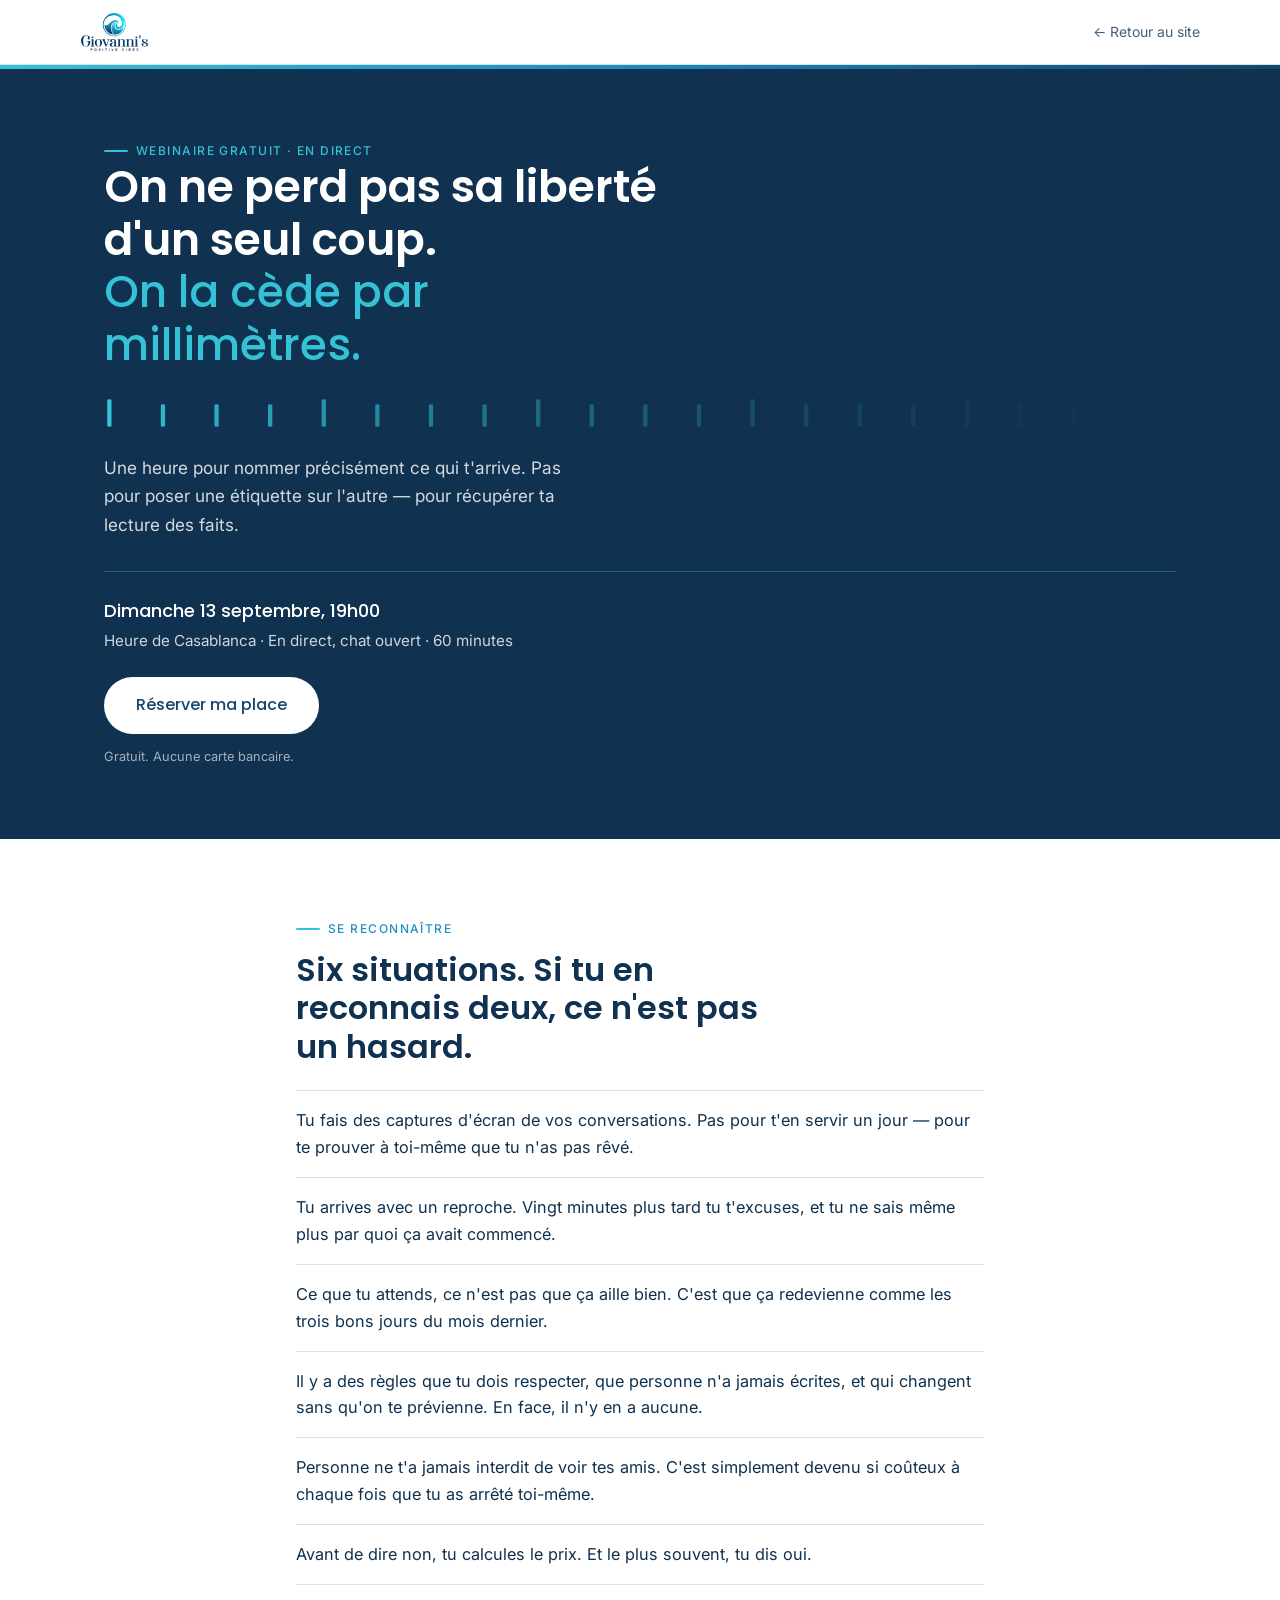
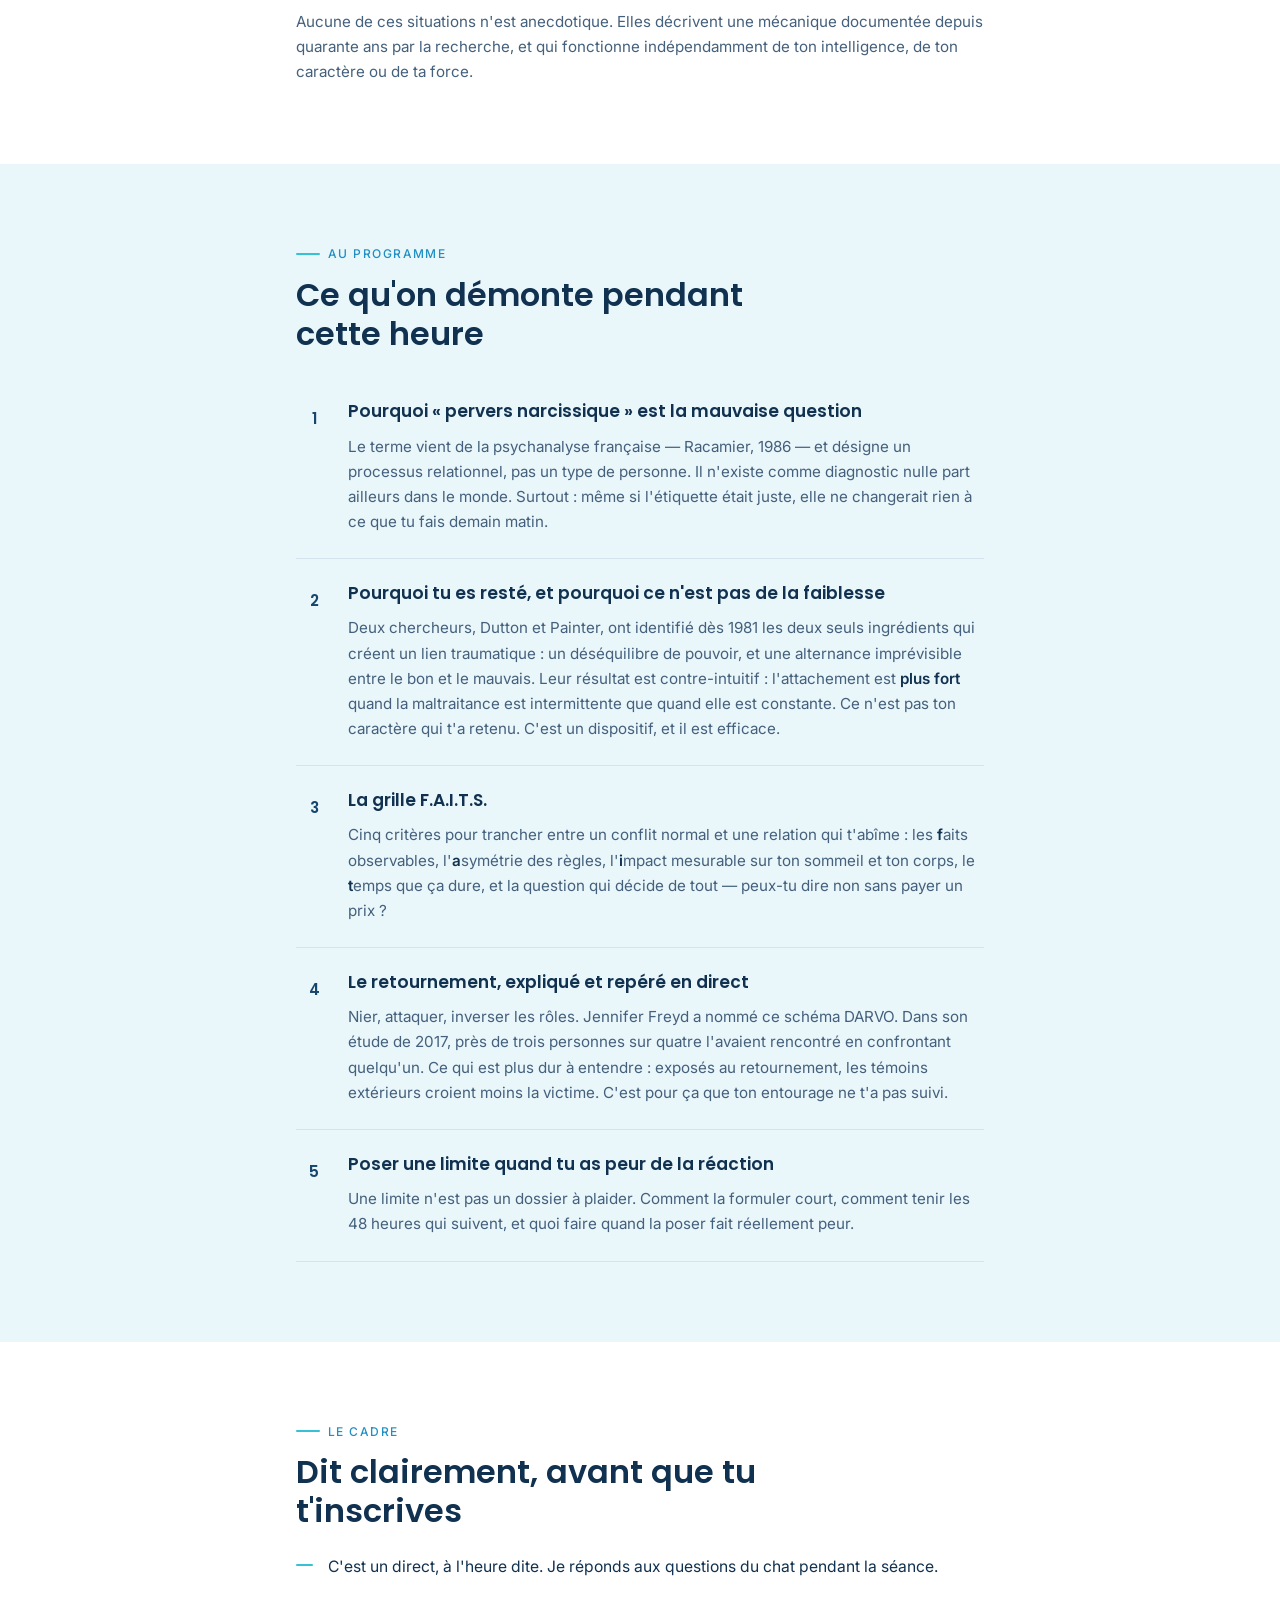
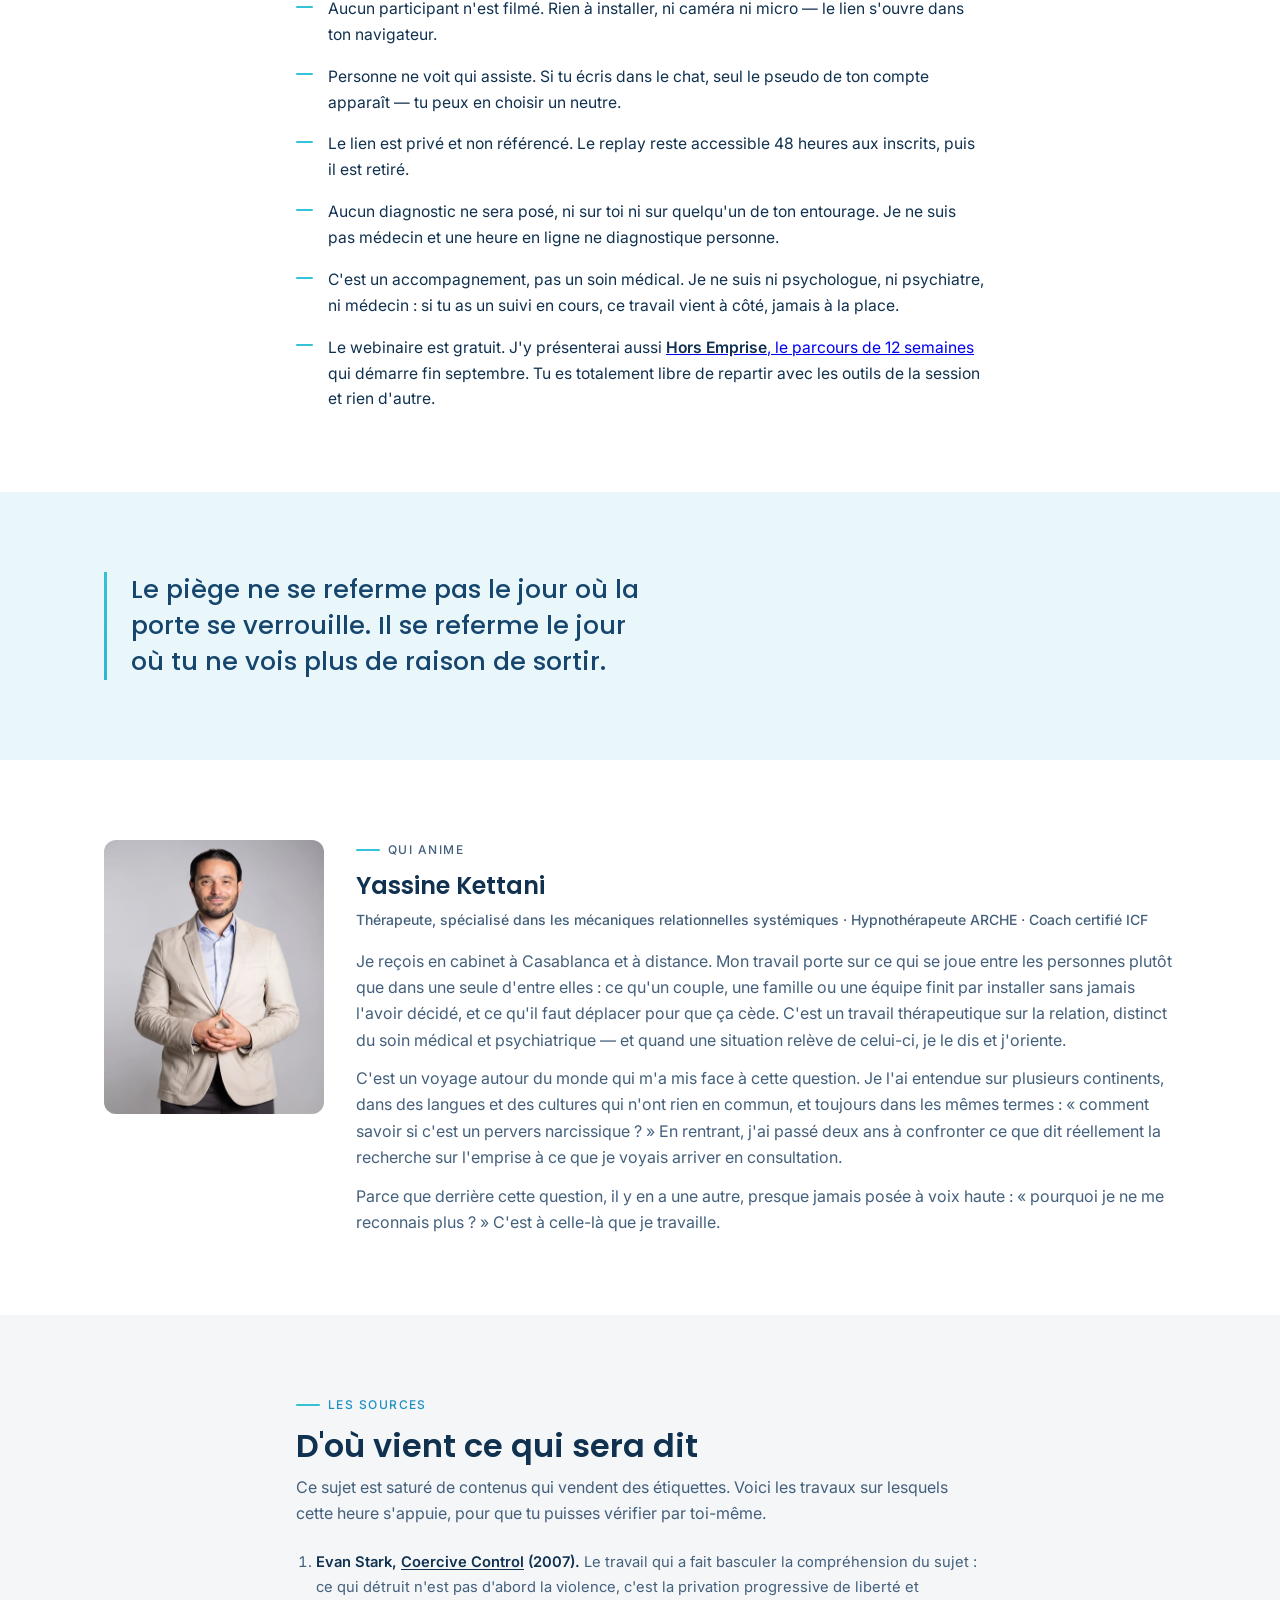
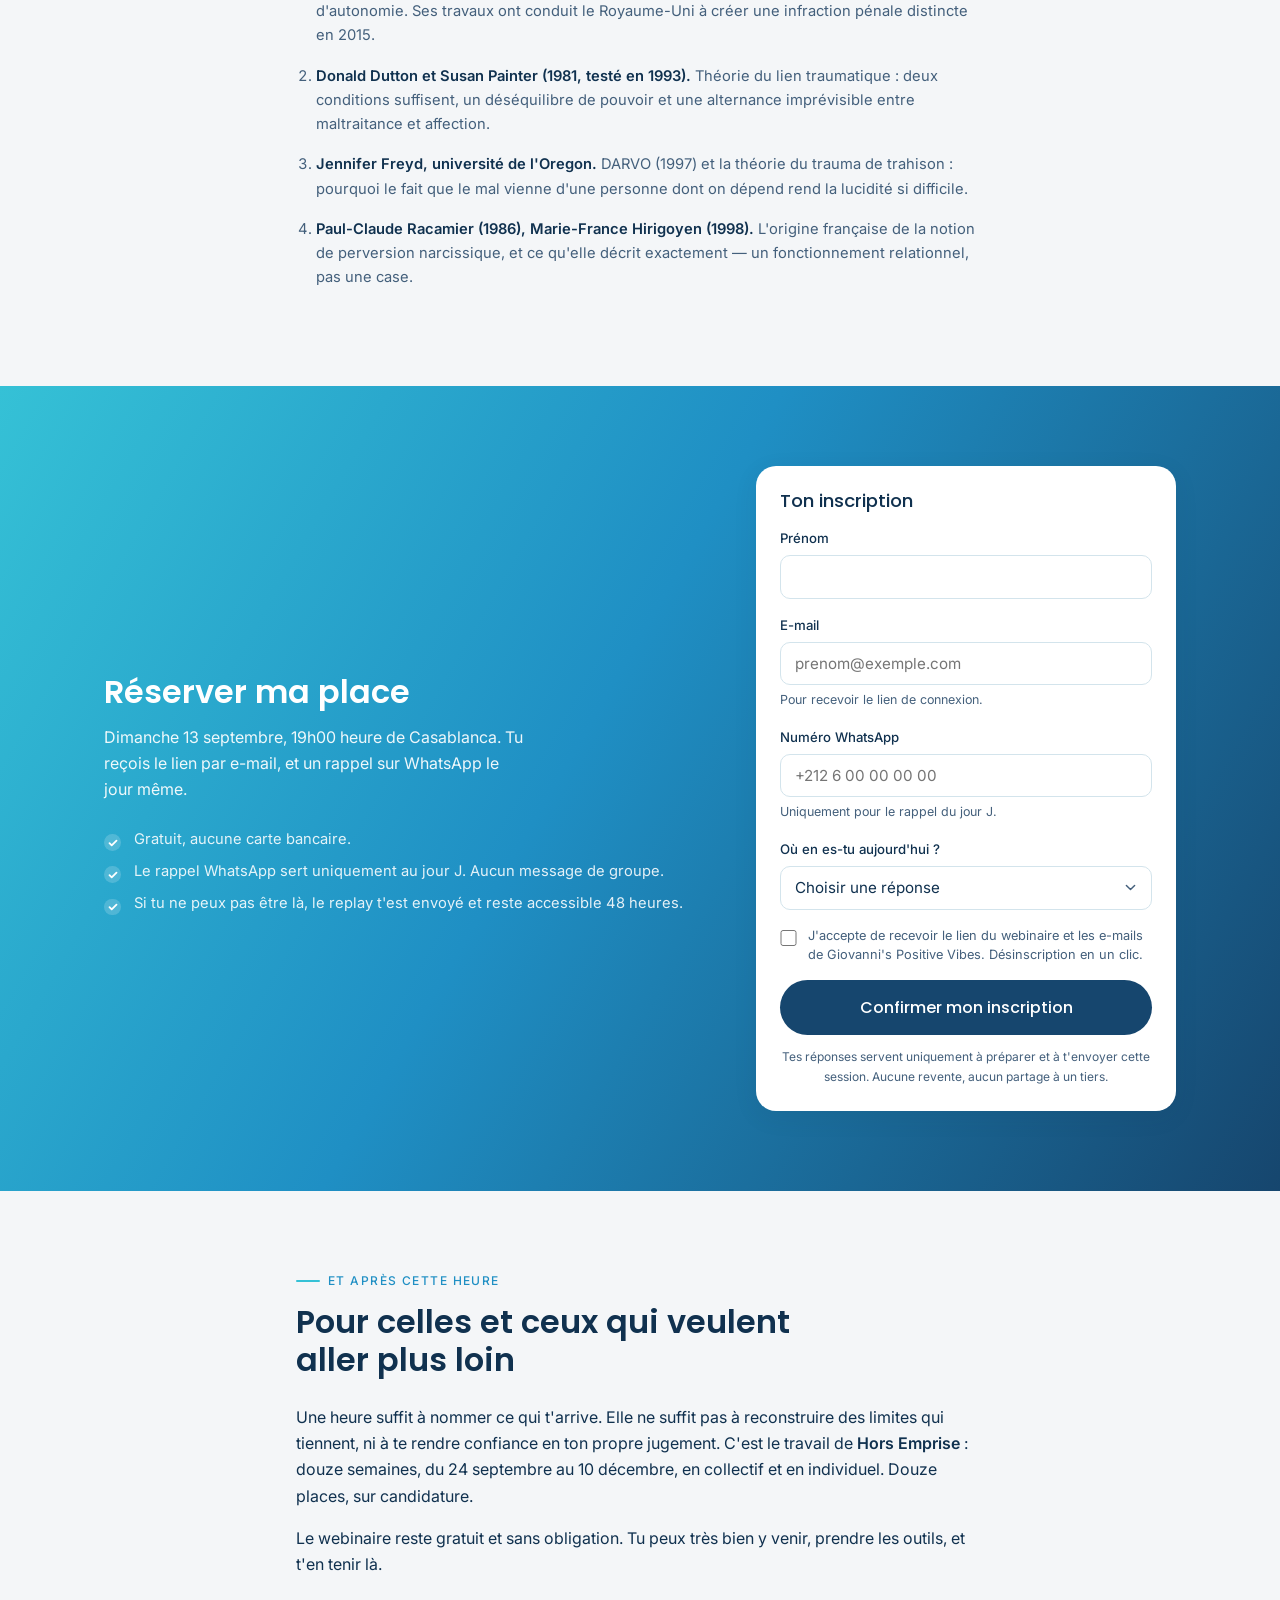
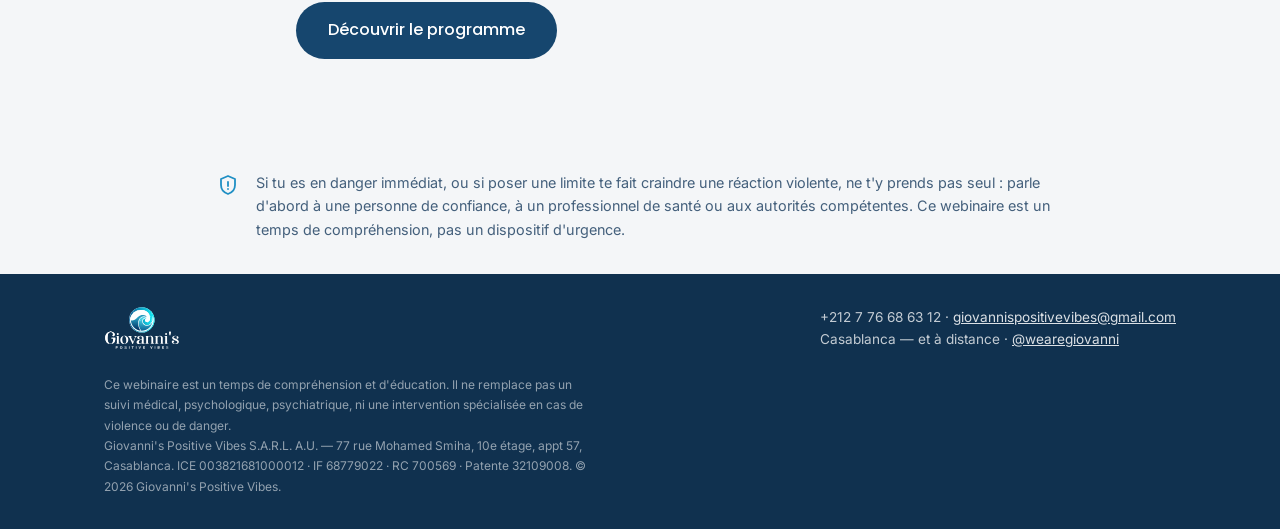
<file: site/webinaire/index.html>
<!doctype html>
<html lang="fr">
<head>
<meta charset="utf-8">
<meta name="viewport" content="width=device-width, initial-scale=1">
<title>Hors Emprise — Webinaire gratuit du 13 septembre · Giovanni's Positive Vibes</title>
<meta name="description" content="Une heure pour comprendre les mécanismes d'emprise relationnelle, remettre les faits au centre et retrouver de la lucidité. Webinaire gratuit, dimanche 13 septembre à 19h, heure de Casablanca.">
<meta name="robots" content="index, follow">
<meta property="og:type" content="website">
<meta property="og:title" content="Hors Emprise — Webinaire gratuit du 13 septembre">
<meta property="og:description" content="On ne perd pas sa liberté d'un seul coup. On la cède par millimètres. Une heure pour retrouver de la lucidité.">
<meta property="og:locale" content="fr_FR">
<link rel="icon" href="../img/logo-gpv.svg">
<link rel="preconnect" href="https://fonts.googleapis.com">
<link rel="preconnect" href="https://fonts.gstatic.com" crossorigin>
<link href="https://fonts.googleapis.com/css2?family=Inter:wght@400;500;600&family=Poppins:wght@400;500;600&display=swap" rel="stylesheet">
<link rel="stylesheet" href="../css/tokens.css">
<link rel="stylesheet" href="webinaire.css">
</head>
<body>

<!-- ═══════════ BARRE ═══════════ -->
<header class="barre">
  <div class="conteneur barre-int">
    <a href="../" aria-label="Giovanni's Positive Vibes — accueil"><img src="../img/logo-gpv.svg" alt="Giovanni's Positive Vibes"></a>
    <a class="retour" href="../">← Retour au site</a>
  </div>
</header>

<!-- ═══════════ HERO ═══════════ -->
<section class="hero">
  <div class="conteneur hero-int">
    <p class="kicker" style="color:var(--gpv-accent)">Webinaire gratuit · En direct</p>

    <h1>
      On ne perd pas sa liberté d'un seul coup.
      <span class="cede">On la cède par millimètres.</span>
    </h1>

    <!-- La règle qui s'efface : la trajectoire de la charte, appliquée au sujet. -->
    <svg class="regle" viewBox="0 0 400 34" preserveAspectRatio="none" aria-hidden="true" focusable="false">
      <g stroke="#35C1D6" stroke-width="1.6" stroke-linecap="round">
        <line x1="2"   y1="4" x2="2"   y2="30" opacity="1"></line>
        <line x1="22"  y1="9" x2="22"  y2="30" opacity=".92"></line>
        <line x1="42"  y1="9" x2="42"  y2="30" opacity=".84"></line>
        <line x1="62"  y1="9" x2="62"  y2="30" opacity=".76"></line>
        <line x1="82"  y1="4" x2="82"  y2="30" opacity=".68"></line>
        <line x1="102" y1="9" x2="102" y2="30" opacity=".6"></line>
        <line x1="122" y1="9" x2="122" y2="30" opacity=".53"></line>
        <line x1="142" y1="9" x2="142" y2="30" opacity=".46"></line>
        <line x1="162" y1="4" x2="162" y2="30" opacity=".4"></line>
        <line x1="182" y1="9" x2="182" y2="30" opacity=".34"></line>
        <line x1="202" y1="9" x2="202" y2="30" opacity=".29"></line>
        <line x1="222" y1="9" x2="222" y2="30" opacity=".24"></line>
        <line x1="242" y1="4" x2="242" y2="30" opacity=".2"></line>
        <line x1="262" y1="9" x2="262" y2="30" opacity=".16"></line>
        <line x1="282" y1="9" x2="282" y2="30" opacity=".13"></line>
        <line x1="302" y1="9" x2="302" y2="30" opacity=".1"></line>
        <line x1="322" y1="4" x2="322" y2="30" opacity=".07"></line>
        <line x1="342" y1="9" x2="342" y2="30" opacity=".05"></line>
        <line x1="362" y1="9" x2="362" y2="30" opacity=".03"></line>
        <line x1="382" y1="9" x2="382" y2="30" opacity=".015"></line>
      </g>
    </svg>

    <p class="accroche">Une heure pour nommer précisément ce qui t'arrive. Pas pour poser une étiquette sur l'autre — pour récupérer ta lecture des faits.</p>

    <div class="quand">
      <b>Dimanche 13 septembre, 19h00</b>
      Heure de Casablanca · En direct, chat ouvert · 60 minutes
    </div>

    <a class="btn btn--inverse" href="#inscription">Réserver ma place</a>
    <p class="mention">Gratuit. Aucune carte bancaire.</p>
  </div>
</section>

<!-- ═══════════ SIGNES ═══════════ -->
<section class="section">
  <div class="conteneur mesure">
    <p class="kicker">Se reconnaître</p>
    <h2>Six situations. Si tu en reconnais deux, ce n'est pas un hasard.</h2>
    <ul class="signes">
      <li>Tu fais des captures d'écran de vos conversations. Pas pour t'en servir un jour — pour te prouver à toi-même que tu n'as pas rêvé.</li>
      <li>Tu arrives avec un reproche. Vingt minutes plus tard tu t'excuses, et tu ne sais même plus par quoi ça avait commencé.</li>
      <li>Ce que tu attends, ce n'est pas que ça aille bien. C'est que ça redevienne comme les trois bons jours du mois dernier.</li>
      <li>Il y a des règles que tu dois respecter, que personne n'a jamais écrites, et qui changent sans qu'on te prévienne. En face, il n'y en a aucune.</li>
      <li>Personne ne t'a jamais interdit de voir tes amis. C'est simplement devenu si coûteux à chaque fois que tu as arrêté toi-même.</li>
      <li>Avant de dire non, tu calcules le prix. Et le plus souvent, tu dis oui.</li>
    </ul>
    <p class="apres">Aucune de ces situations n'est anecdotique. Elles décrivent une mécanique documentée depuis quarante ans par la recherche, et qui fonctionne indépendamment de ton intelligence, de ton caractère ou de ta force.</p>
  </div>
</section>

<!-- ═══════════ PROGRAMME ═══════════ -->
<section class="section section--doux">
  <div class="conteneur mesure">
    <p class="kicker">Au programme</p>
    <h2>Ce qu'on démonte pendant cette heure</h2>
    <ul class="prog">
      <li>
        <h3>Pourquoi «&nbsp;pervers narcissique&nbsp;» est la mauvaise question</h3>
        <p>Le terme vient de la psychanalyse française — Racamier, 1986 — et désigne un processus relationnel, pas un type de personne. Il n'existe comme diagnostic nulle part ailleurs dans le monde. Surtout&nbsp;: même si l'étiquette était juste, elle ne changerait rien à ce que tu fais demain matin.</p>
      </li>
      <li>
        <h3>Pourquoi tu es resté, et pourquoi ce n'est pas de la faiblesse</h3>
        <p>Deux chercheurs, Dutton et Painter, ont identifié dès 1981 les deux seuls ingrédients qui créent un lien traumatique&nbsp;: un déséquilibre de pouvoir, et une alternance imprévisible entre le bon et le mauvais. Leur résultat est contre-intuitif&nbsp;: l'attachement est <strong>plus fort</strong> quand la maltraitance est intermittente que quand elle est constante. Ce n'est pas ton caractère qui t'a retenu. C'est un dispositif, et il est efficace.</p>
      </li>
      <li>
        <h3>La grille F.A.I.T.S.</h3>
        <p>Cinq critères pour trancher entre un conflit normal et une relation qui t'abîme&nbsp;: les <strong>f</strong>aits observables, l'<strong>a</strong>symétrie des règles, l'<strong>i</strong>mpact mesurable sur ton sommeil et ton corps, le <strong>t</strong>emps que ça dure, et la question qui décide de tout — peux-tu dire non sans payer un prix&nbsp;?</p>
      </li>
      <li>
        <h3>Le retournement, expliqué et repéré en direct</h3>
        <p>Nier, attaquer, inverser les rôles. Jennifer Freyd a nommé ce schéma DARVO. Dans son étude de 2017, près de trois personnes sur quatre l'avaient rencontré en confrontant quelqu'un. Ce qui est plus dur à entendre&nbsp;: exposés au retournement, les témoins extérieurs croient moins la victime. C'est pour ça que ton entourage ne t'a pas suivi.</p>
      </li>
      <li>
        <h3>Poser une limite quand tu as peur de la réaction</h3>
        <p>Une limite n'est pas un dossier à plaider. Comment la formuler court, comment tenir les 48 heures qui suivent, et quoi faire quand la poser fait réellement peur.</p>
      </li>
    </ul>
  </div>
</section>

<!-- ═══════════ CADRE ═══════════ -->
<section class="section">
  <div class="conteneur mesure">
    <p class="kicker">Le cadre</p>
    <h2>Dit clairement, avant que tu t'inscrives</h2>
    <ul class="cadre-liste">
      <li>C'est un direct, à l'heure dite. Je réponds aux questions du chat pendant la séance.</li>
      <li>Aucun participant n'est filmé. Rien à installer, ni caméra ni micro — le lien s'ouvre dans ton navigateur.</li>
      <li>Personne ne voit qui assiste. Si tu écris dans le chat, seul le pseudo de ton compte apparaît — tu peux en choisir un neutre.</li>
      <li>Le lien est privé et non référencé. Le replay reste accessible 48 heures aux inscrits, puis il est retiré.</li>
      <li>Aucun diagnostic ne sera posé, ni sur toi ni sur quelqu'un de ton entourage. Je ne suis pas médecin et une heure en ligne ne diagnostique personne.</li>
      <li>C'est un accompagnement, pas un soin médical. Je ne suis ni psychologue, ni psychiatre, ni médecin&nbsp;: si tu as un suivi en cours, ce travail vient à côté, jamais à la place.</li>
      <li>Le webinaire est gratuit. J'y présenterai aussi <a href="../programme/"><strong>Hors Emprise</strong>, le parcours de 12 semaines</a> qui démarre fin septembre. Tu es totalement libre de repartir avec les outils de la session et rien d'autre.</li>
    </ul>
  </div>
</section>

<!-- ═══════════ CITATION ═══════════ -->
<section class="section section--doux">
  <div class="conteneur">
    <p class="citation">Le piège ne se referme pas le jour où la porte se verrouille. Il se referme le jour où tu ne vois plus de raison de sortir.</p>
  </div>
</section>

<!-- ═══════════ AUTEUR ═══════════ -->
<section class="section">
  <div class="conteneur auteur">
    <picture>
      <source type="image/webp" srcset="../img/fondateur.webp 1x, ../img/fondateur@2x.webp 2x">
      <img src="../img/fondateur.jpg" width="940" height="1170" alt="Portrait de Yassine Kettani, fondateur de Giovanni's Positive Vibes" loading="lazy" decoding="async">
    </picture>
    <div class="txt">
      <p class="kicker">Qui anime</p>
      <h2 style="font-size:var(--gpv-taille-h3); margin:var(--gpv-e-3) 0 0">Yassine Kettani</h2>
      <p class="role">Thérapeute, spécialisé dans les mécaniques relationnelles systémiques · Hypnothérapeute ARCHE · Coach certifié ICF</p>
      <p>Je reçois en cabinet à Casablanca et à distance. Mon travail porte sur ce qui se joue entre les personnes plutôt que dans une seule d'entre elles&nbsp;: ce qu'un couple, une famille ou une équipe finit par installer sans jamais l'avoir décidé, et ce qu'il faut déplacer pour que ça cède. C'est un travail thérapeutique sur la relation, distinct du soin médical et psychiatrique — et quand une situation relève de celui-ci, je le dis et j'oriente.</p>
      <p>C'est un voyage autour du monde qui m'a mis face à cette question. Je l'ai entendue sur plusieurs continents, dans des langues et des cultures qui n'ont rien en commun, et toujours dans les mêmes termes&nbsp;: «&nbsp;comment savoir si c'est un pervers narcissique&nbsp;?&nbsp;» En rentrant, j'ai passé deux ans à confronter ce que dit réellement la recherche sur l'emprise à ce que je voyais arriver en consultation.</p>
      <p>Parce que derrière cette question, il y en a une autre, presque jamais posée à voix haute&nbsp;: «&nbsp;pourquoi je ne me reconnais plus&nbsp;?&nbsp;» C'est à celle-là que je travaille.</p>
    </div>
  </div>
</section>

<!-- ═══════════ SOURCES ═══════════ -->
<section class="section section--neutre sources">
  <div class="conteneur mesure">
    <p class="kicker">Les sources</p>
    <h2>D'où vient ce qui sera dit</h2>
    <p class="chapo">Ce sujet est saturé de contenus qui vendent des étiquettes. Voici les travaux sur lesquels cette heure s'appuie, pour que tu puisses vérifier par toi-même.</p>
    <ol>
      <li><b>Evan Stark, <i>Coercive Control</i> (2007).</b> Le travail qui a fait basculer la compréhension du sujet&nbsp;: ce qui détruit n'est pas d'abord la violence, c'est la privation progressive de liberté et d'autonomie. Ses travaux ont conduit le Royaume-Uni à créer une infraction pénale distincte en 2015.</li>
      <li><b>Donald Dutton et Susan Painter (1981, testé en 1993).</b> Théorie du lien traumatique&nbsp;: deux conditions suffisent, un déséquilibre de pouvoir et une alternance imprévisible entre maltraitance et affection.</li>
      <li><b>Jennifer Freyd, université de l'Oregon.</b> DARVO (1997) et la théorie du trauma de trahison&nbsp;: pourquoi le fait que le mal vienne d'une personne dont on dépend rend la lucidité si difficile.</li>
      <li><b>Paul-Claude Racamier (1986), Marie-France Hirigoyen (1998).</b> L'origine française de la notion de perversion narcissique, et ce qu'elle décrit exactement — un fonctionnement relationnel, pas une case.</li>
    </ol>
  </div>
</section>

<!-- ═══════════ INSCRIPTION ═══════════ -->
<section class="section inscription" id="inscription">
  <div class="conteneur inscription-int">
    <div>
      <h2>Réserver ma place</h2>
      <p class="intro">Dimanche 13 septembre, 19h00 heure de Casablanca. Tu reçois le lien par e-mail, et un rappel sur WhatsApp le jour même.</p>
      <ul class="rappels">
        <li>Gratuit, aucune carte bancaire.</li>
        <li>Le rappel WhatsApp sert uniquement au jour J. Aucun message de groupe.</li>
        <li>Si tu ne peux pas être là, le replay t'est envoyé et reste accessible 48 heures.</li>
      </ul>
    </div>

    <div class="bloc-form">
      <h3>Ton inscription</h3>
      <form id="form-webinaire" novalidate>
        <div class="erreur-globale" role="alert"></div>

        <div class="champ">
          <label for="prenom">Prénom</label>
          <input type="text" id="prenom" name="prenom" autocomplete="given-name" required>
          <p class="erreur-champ" data-pour="prenom"></p>
        </div>

        <div class="champ">
          <label for="email">E-mail</label>
          <input type="email" id="email" name="email" autocomplete="email" inputmode="email" placeholder="prenom@exemple.com" required>
          <p class="aide">Pour recevoir le lien de connexion.</p>
          <p class="erreur-champ" data-pour="email"></p>
        </div>

        <div class="champ">
          <label for="whatsapp">Numéro WhatsApp</label>
          <input type="tel" id="whatsapp" name="whatsapp" autocomplete="tel" inputmode="tel" placeholder="+212 6 00 00 00 00" required>
          <p class="aide">Uniquement pour le rappel du jour J.</p>
          <p class="erreur-champ" data-pour="whatsapp"></p>
        </div>

        <div class="champ">
          <label for="situation">Où en es-tu aujourd'hui&nbsp;?</label>
          <select id="situation" name="situation" required>
            <option value="">Choisir une réponse</option>
            <option>Je suis encore dans la relation</option>
            <option>Je viens d'en sortir</option>
            <option>J'en suis sorti depuis un moment, ça reste présent</option>
            <option>C'est un proche qui est concerné</option>
            <option>Je suis professionnel de l'accompagnement</option>
          </select>
          <p class="erreur-champ" data-pour="situation"></p>
        </div>

        <div class="leurre" aria-hidden="true">
          <label for="site">Ne remplissez pas ce champ</label>
          <input type="text" id="site" name="site" tabindex="-1" autocomplete="off">
        </div>

        <div class="consentement">
          <input type="checkbox" id="consentement" name="consentement" required>
          <label for="consentement">J'accepte de recevoir le lien du webinaire et les e-mails de Giovanni's Positive Vibes. Désinscription en un clic.</label>
        </div>
        <p class="erreur-champ" data-pour="consentement"></p>

        <button type="submit" class="btn">
          <span class="rouet" aria-hidden="true"></span>
          <span class="libelle">Confirmer mon inscription</span>
        </button>
        <p class="mention-form">Tes réponses servent uniquement à préparer et à t'envoyer cette session. Aucune revente, aucun partage à un tiers.</p>
      </form>
    </div>
  </div>
</section>

<!-- ═══════════ APRÈS L'HEURE ═══════════ -->
<!-- Placé après le formulaire, jamais avant : la page a une seule tâche,
     remplir le webinaire. Ce bloc s'adresse à qui a déjà décidé. -->
<section class="section section--neutre">
  <div class="conteneur mesure">
    <p class="kicker">Et après cette heure</p>
    <h2>Pour celles et ceux qui veulent aller plus loin</h2>
    <p>Une heure suffit à nommer ce qui t'arrive. Elle ne suffit pas à reconstruire des limites qui tiennent, ni à te rendre confiance en ton propre jugement. C'est le travail de <strong>Hors Emprise</strong>&nbsp;: douze semaines, du 24 septembre au 10 décembre, en collectif et en individuel. Douze places, sur candidature.</p>
    <p style="margin-top:var(--gpv-e-4)">Le webinaire reste gratuit et sans obligation. Tu peux très bien y venir, prendre les outils, et t'en tenir là.</p>
    <a class="btn" style="margin-top:var(--gpv-e-6)" href="../programme/">Découvrir le programme</a>
  </div>
</section>

<!-- ═══════════ SÉCURITÉ ═══════════ -->
<div class="securite">
  <div class="conteneur">
    <svg width="24" height="24" viewBox="0 0 24 24" fill="none" stroke="currentColor" stroke-width="1.8" stroke-linecap="round" stroke-linejoin="round" aria-hidden="true"><path d="M12 3l7 3v6c0 4.4-3 7.6-7 9-4-1.4-7-4.6-7-9V6z"/><path d="M12 9v4"/><path d="M12 16h.01"/></svg>
    <p>Si tu es en danger immédiat, ou si poser une limite te fait craindre une réaction violente, ne t'y prends pas seul&nbsp;: parle d'abord à une personne de confiance, à un professionnel de santé ou aux autorités compétentes. Ce webinaire est un temps de compréhension, pas un dispositif d'urgence.</p>
  </div>
</div>

<!-- ═══════════ PIED ═══════════ -->
<footer class="pied">
  <div class="conteneur">
    <div class="pied-int">
      <img src="../img/logo-gpv-blanc.svg" alt="Giovanni's Positive Vibes">
      <div>
        +212 7 76 68 63 12 · <a href="mailto:giovannispositivevibes@gmail.com">giovannispositivevibes@gmail.com</a><br>
        Casablanca — et à distance · <a href="https://instagram.com/wearegiovanni">@wearegiovanni</a>
      </div>
    </div>
    <p class="legal">
      Ce webinaire est un temps de compréhension et d'éducation. Il ne remplace pas un suivi médical,
      psychologique, psychiatrique, ni une intervention spécialisée en cas de violence ou de danger.<br>
      Giovanni's Positive Vibes S.A.R.L. A.U. — 77 rue Mohamed Smiha, 10e étage, appt 57, Casablanca.
      ICE 003821681000012 · IF 68779022 · RC 700569 · Patente 32109008. © 2026 Giovanni's Positive Vibes.
    </p>
  </div>
</footer>

<script>
(() => {
  'use strict';
  const POINT_API = '/api/inscription-webinaire';
  const EMAIL_VALIDE = /^[^\s@]+@[^\s@]+\.[^\s@]{2,}$/;
  // Assez de chiffres pour être un numéro, sans imposer un format international.
  const TEL_VALIDE = /^[+()\d\s.-]{8,20}$/;

  const form = document.getElementById('form-webinaire');

  const afficherErreurChamp = (champ, message) => {
    const cible = form.querySelector(`.erreur-champ[data-pour="${champ}"]`);
    const saisie = form.querySelector(`[name="${champ}"]`);
    if (cible) { cible.textContent = message; cible.classList.toggle('visible', Boolean(message)); }
    if (saisie && saisie.type !== 'checkbox') saisie.setAttribute('aria-invalid', message ? 'true' : 'false');
  };

  const viderErreurs = () => {
    form.querySelectorAll('.erreur-champ').forEach(e => { e.textContent = ''; e.classList.remove('visible'); });
    form.querySelectorAll('[aria-invalid]').forEach(e => e.setAttribute('aria-invalid', 'false'));
    const globale = form.querySelector('.erreur-globale');
    globale.textContent = ''; globale.classList.remove('visible');
  };

  const erreurGlobale = (message) => {
    const globale = form.querySelector('.erreur-globale');
    globale.textContent = message;
    globale.classList.add('visible');
  };

  form.addEventListener('submit', async (evt) => {
    evt.preventDefault();
    if (form.classList.contains('envoi-en-cours')) return;
    viderErreurs();

    const prenom = form.prenom.value.trim();
    const email = form.email.value.trim();
    const whatsapp = form.whatsapp.value.trim();
    const situation = form.situation.value;
    const consentement = form.consentement.checked;

    let valide = true;
    if (!prenom) { afficherErreurChamp('prenom', 'Indique ton prénom.'); valide = false; }
    if (!EMAIL_VALIDE.test(email)) { afficherErreurChamp('email', 'Cette adresse e-mail semble incomplète.'); valide = false; }
    if (!TEL_VALIDE.test(whatsapp)) { afficherErreurChamp('whatsapp', 'Ce numéro semble incomplet.'); valide = false; }
    if (!situation) { afficherErreurChamp('situation', 'Choisis une réponse.'); valide = false; }
    if (!consentement) { afficherErreurChamp('consentement', 'Ton accord est nécessaire pour recevoir le lien.'); valide = false; }
    if (!valide) { form.querySelector('[aria-invalid="true"]')?.focus(); return; }

    const bouton = form.querySelector('.btn');
    const libelle = bouton.querySelector('.libelle');
    const libelleInitial = libelle.textContent;
    form.classList.add('envoi-en-cours');
    bouton.disabled = true;
    libelle.textContent = 'Envoi en cours…';

    try {
      const r = await fetch(POINT_API, {
        method: 'POST',
        headers: { 'content-type': 'application/json' },
        body: JSON.stringify({
          prenom, email, whatsapp, situation, consentement,
          site: form.site.value,
          source: new URLSearchParams(location.search).get('src') || document.referrer || 'direct',
        }),
      });
      const donnees = await r.json().catch(() => ({}));

      if (r.ok && donnees.ok) {
        // Le mode test (clé Brevo absente) est signalé sur la page de confirmation.
        location.href = donnees.mode === 'test' ? 'merci.html?mode=test' : 'merci.html';
        return;
      }
      if (donnees.champ) {
        afficherErreurChamp(donnees.champ, donnees.erreur || 'Champ invalide.');
        form.querySelector('[aria-invalid="true"]')?.focus();
      } else {
        erreurGlobale(donnees.erreur || "L'inscription n'a pas abouti. Réessaie, ou écris à giovannispositivevibes@gmail.com.");
      }
    } catch {
      erreurGlobale('Connexion impossible. Vérifie ton réseau et réessaie.');
    } finally {
      form.classList.remove('envoi-en-cours');
      bouton.disabled = false;
      libelle.textContent = libelleInitial;
    }
  });
})();
</script>

</body>
</html>
</file>
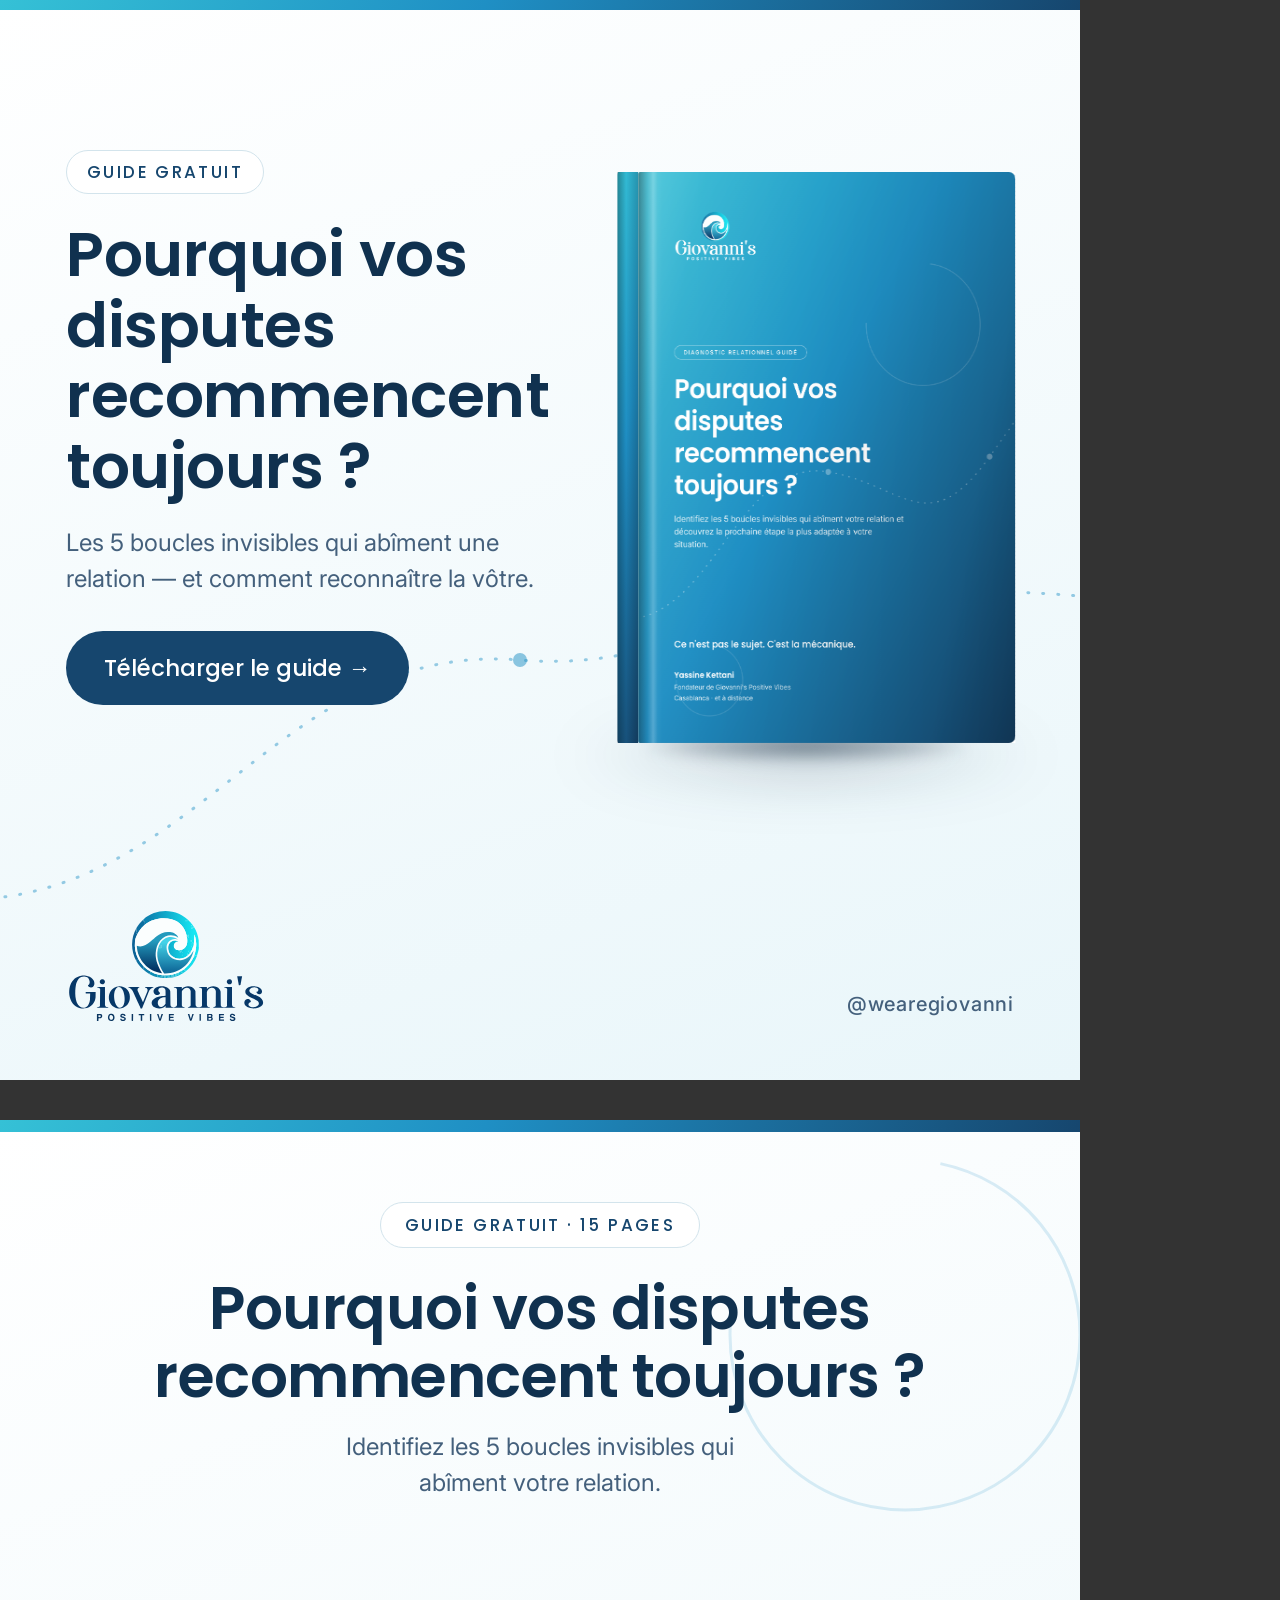
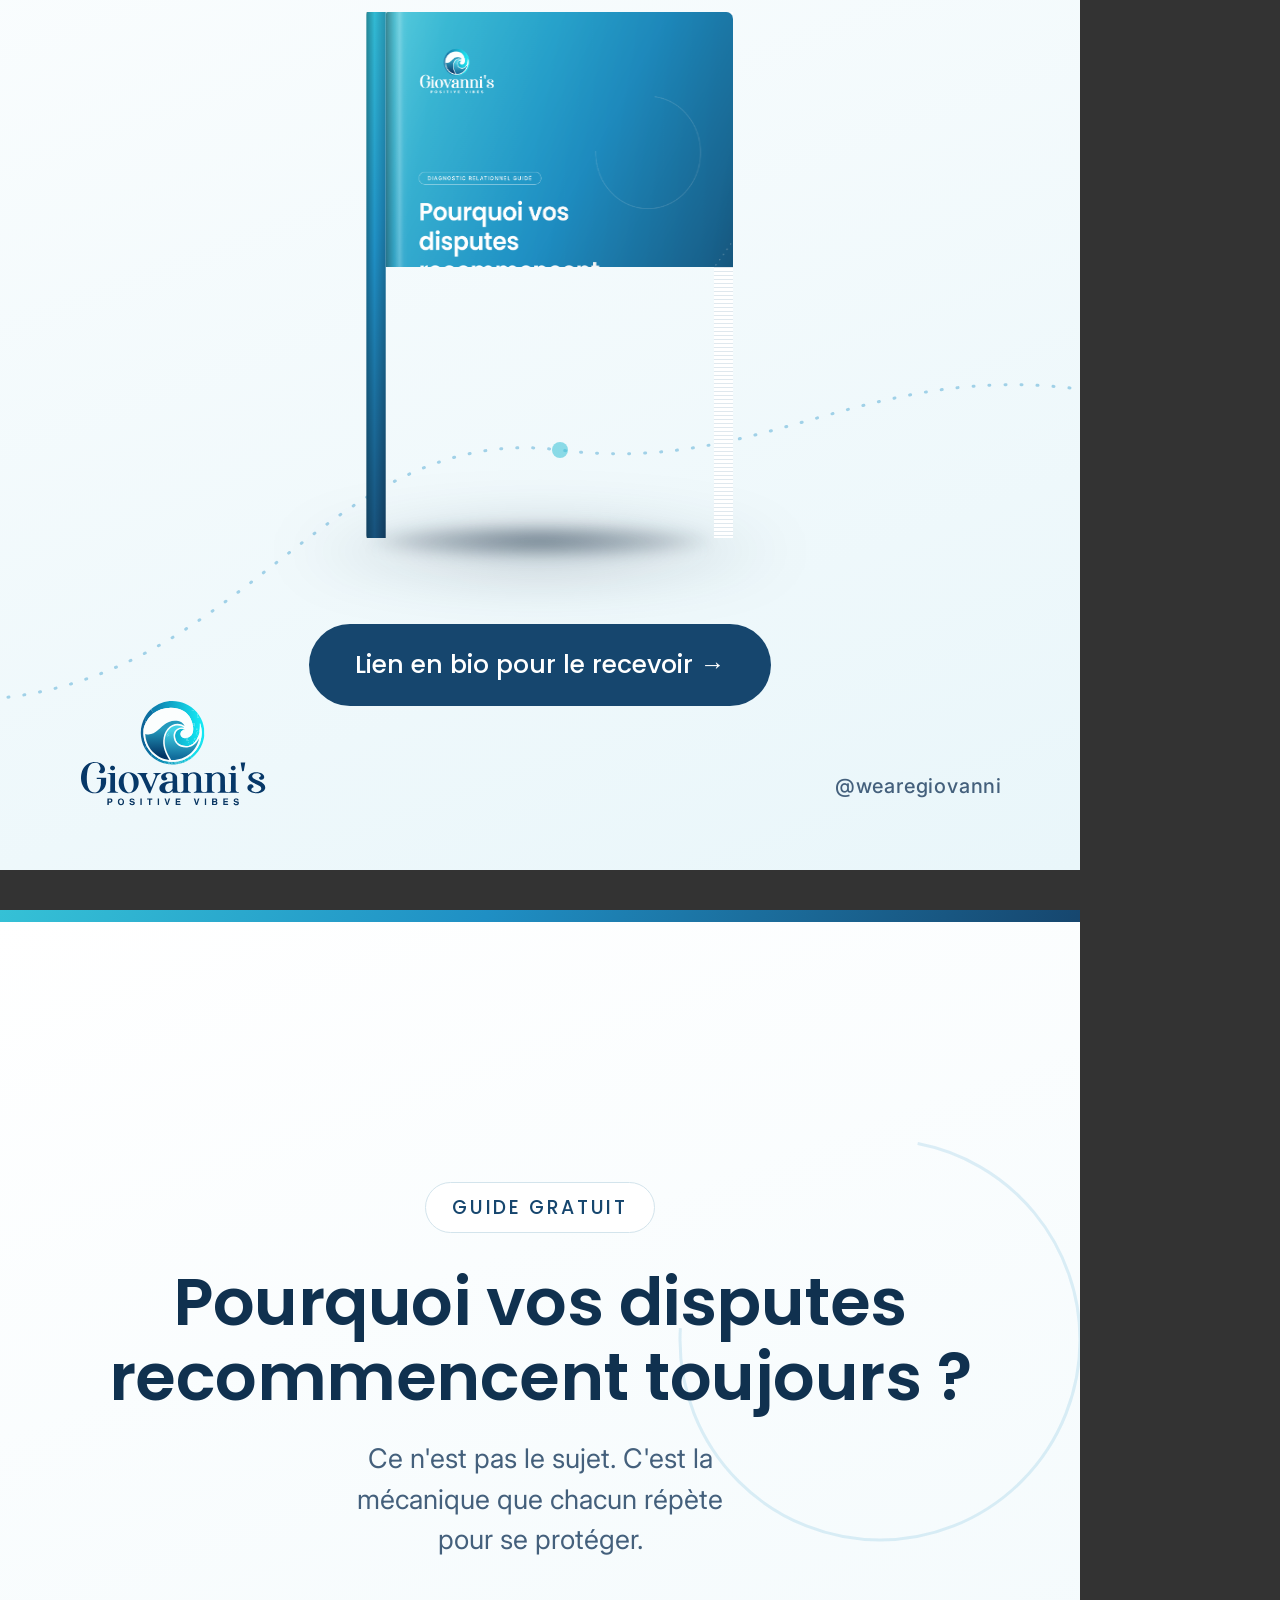
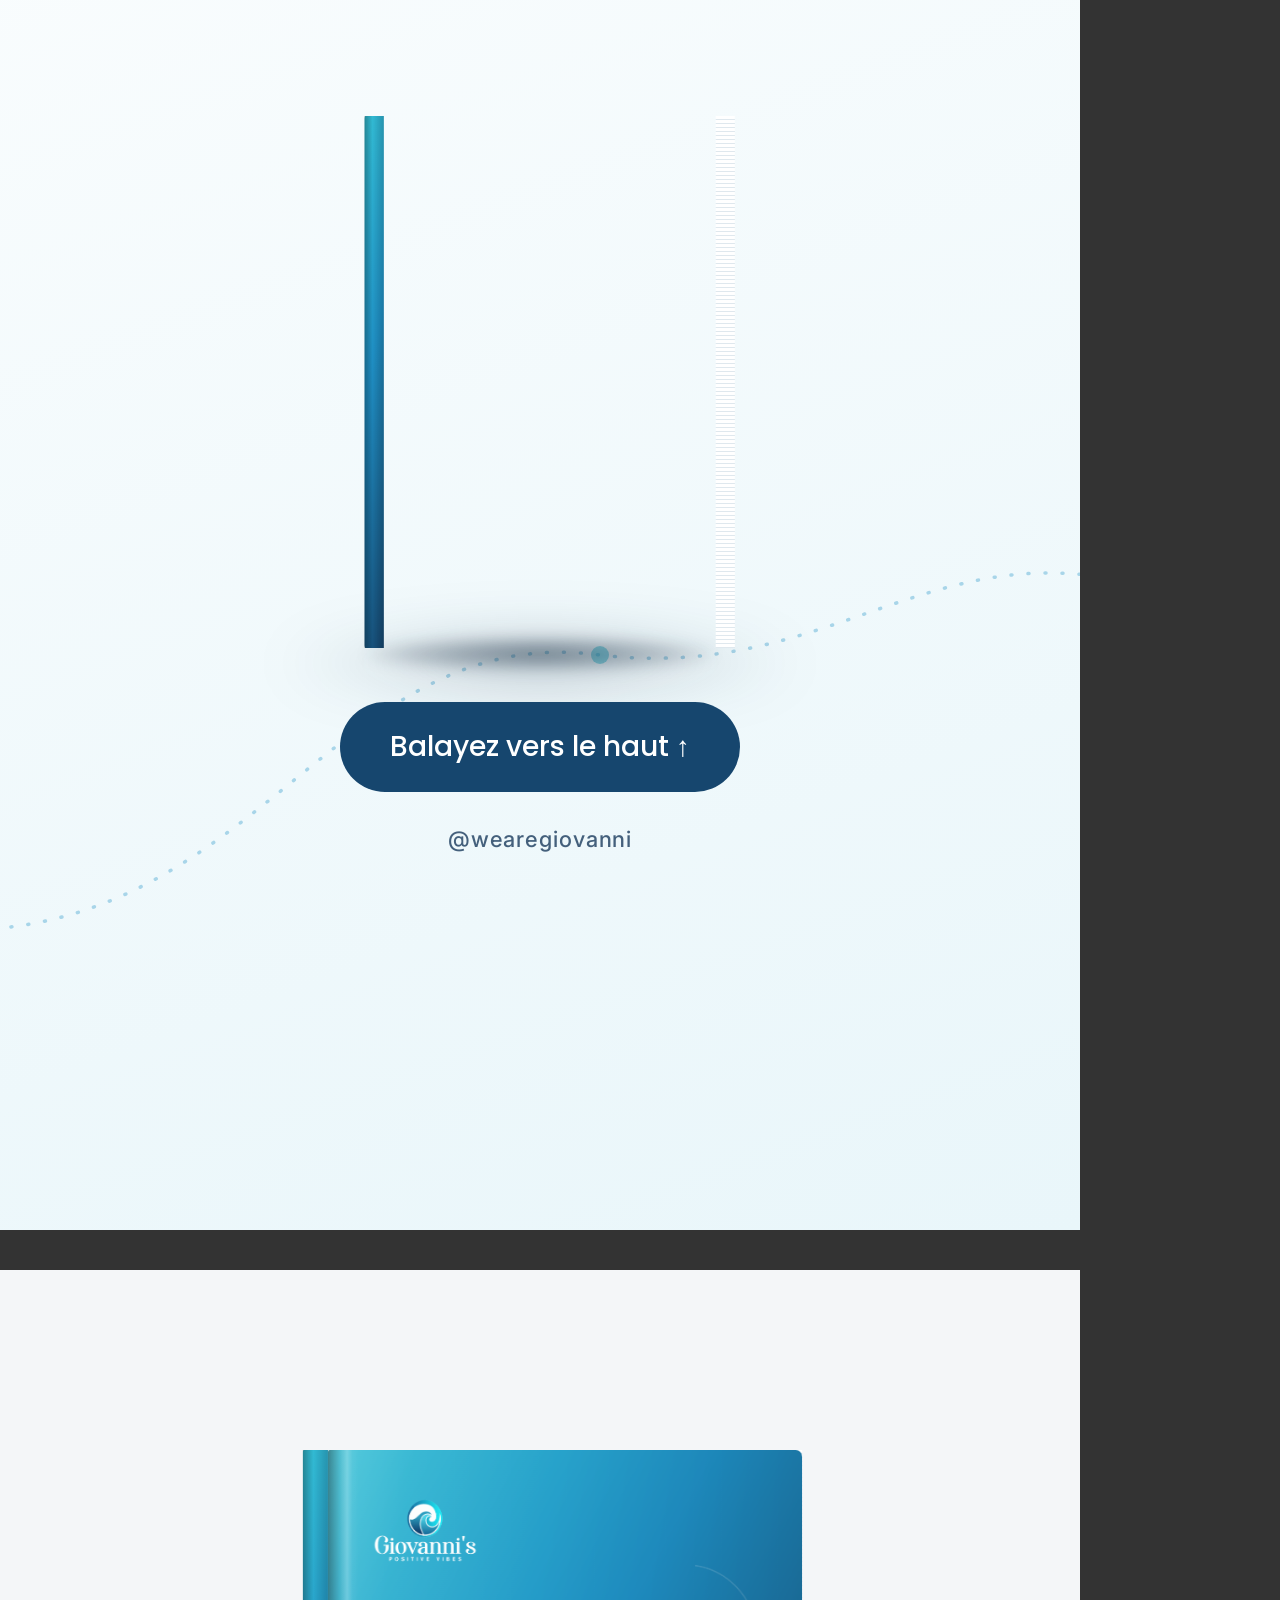
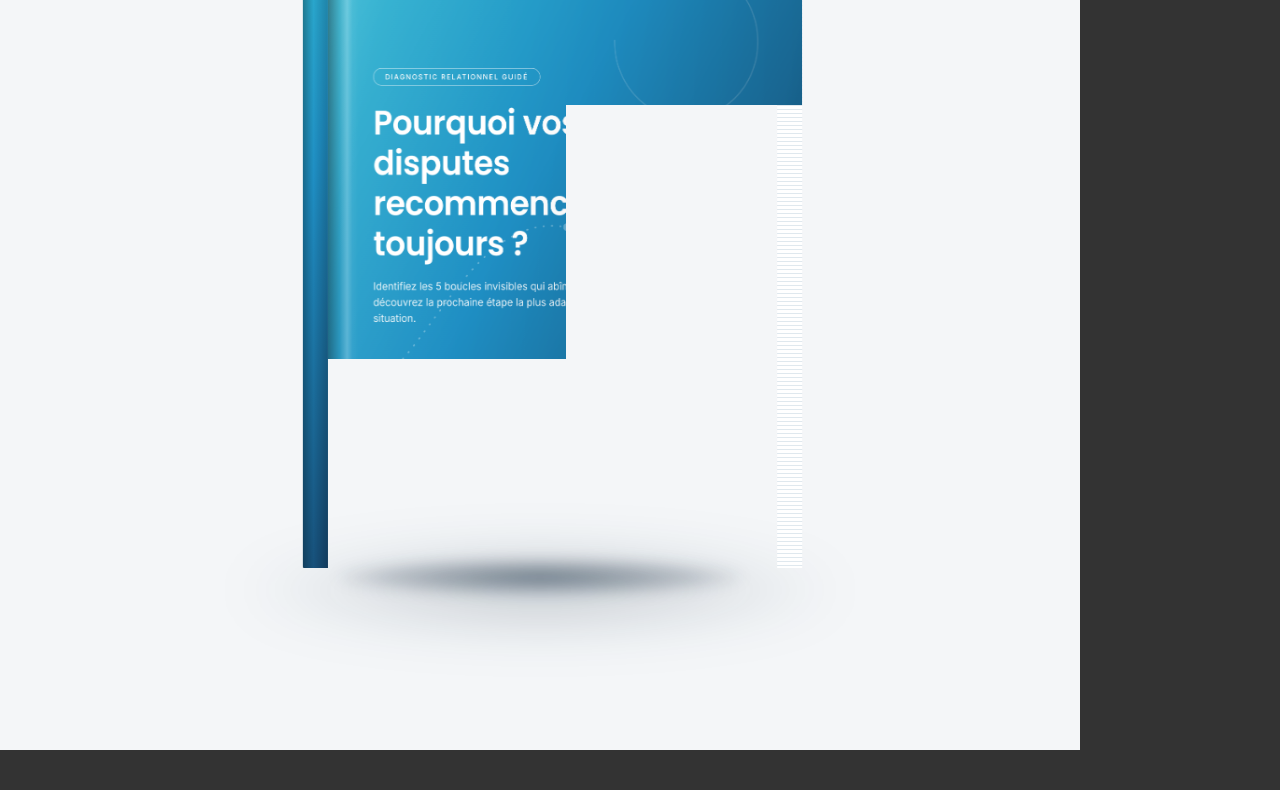
<file: ebook/mockup/mockup.html>
<!doctype html>
<html lang="fr">
<head>
<meta charset="utf-8">
<link href="https://fonts.googleapis.com/css2?family=Inter:wght@400;500;600&family=Poppins:wght@500;600&display=swap" rel="stylesheet">
<style>
  :root{
    --turquoise:#35C1D6; --azur:#1F8FC4; --indigo:#16466E; --nuit:#10314F;
    --ciel:#E9F6FA; --perle:#F4F6F8;
    --degrade: linear-gradient(120deg,#35C1D6 0%,#1F8FC4 45%,#16466E 100%);
    --titres:'Poppins',sans-serif; --texte:'Inter',sans-serif;
  }
  *{margin:0;padding:0;box-sizing:border-box}
  body{background:#333;font-family:var(--texte)}

  .canvas{position:relative;overflow:hidden;margin:0 0 40px}

  /* ═══════ LIVRE 3D ═══════ */
  .scene{perspective:3000px;perspective-origin:50% 44%}
  .porte-livre{position:absolute;left:50%;transform:translateX(-50%)}
  .livre{position:relative;transform-style:preserve-3d;transform:rotateY(21deg)}
  .livre .plat{position:absolute;inset:0;overflow:hidden;border-radius:2px 7px 7px 2px}
  .livre .plat img{width:100%;height:100%;object-fit:cover;display:block}
  /* lumière rasante : le bord près du dos capte la lumière, le bord opposé s'assombrit */
  .livre .plat::after{
    content:'';position:absolute;inset:0;z-index:3;
    background:linear-gradient(102deg,rgba(255,255,255,.18) 0%,rgba(255,255,255,.05) 14%,
               rgba(255,255,255,0) 38%,rgba(0,0,0,.09) 82%,rgba(0,0,0,.24) 100%);
  }
  /* pliure de la couverture, juste après le dos */
  .livre .plat::before{
    content:'';position:absolute;top:0;bottom:0;left:0;width:6.5%;z-index:4;
    background:linear-gradient(90deg,rgba(0,0,0,.34) 0%,rgba(0,0,0,.06) 38%,
               rgba(255,255,255,.22) 62%,rgba(255,255,255,.04) 80%,rgba(0,0,0,0) 100%);
  }
  .livre .dos{
    position:absolute;top:0;left:0;height:100%;
    transform-origin:left center;transform:rotateY(-90deg);
    background:var(--degrade);border-radius:3px 0 0 3px;
  }
  .livre .dos::after{
    content:'';position:absolute;inset:0;
    background:linear-gradient(90deg,rgba(0,0,0,.30) 0%,rgba(0,0,0,0) 42%,rgba(0,0,0,.16) 100%);
  }
  /* bloc de pages visible sur la tranche opposée au dos */
  .livre .pages{
    position:absolute;top:0;right:0;height:100%;
    transform-origin:right center;transform:rotateY(90deg);
    background:repeating-linear-gradient(180deg,#ffffff 0 3px,#dfe8ee 3px 4px);
  }

  /* ombre portée : un contact net + une diffusion large */
  .ombre-contact{
    position:absolute;left:50%;transform:translateX(-50%);border-radius:50%;
    background:radial-gradient(ellipse at center,rgba(9,32,54,.50) 0%,rgba(9,32,54,.20) 52%,rgba(9,32,54,0) 76%);
    filter:blur(7px);
  }
  .ombre-diffuse{
    position:absolute;left:50%;transform:translateX(-50%);border-radius:50%;
    background:radial-gradient(ellipse at center,rgba(9,32,54,.24) 0%,rgba(9,32,54,.08) 50%,rgba(9,32,54,0) 74%);
    filter:blur(26px);
  }
  /* ═══════ décor charte ═══════ */
  .fond-clair{background:linear-gradient(160deg,#FFFFFF 0%,var(--ciel) 100%)}
  .fond-nuit{background:var(--degrade)}
  .filet-haut{position:absolute;top:0;left:0;right:0;height:10px;background:var(--degrade);z-index:5}
  .trace{position:absolute;inset:0;pointer-events:none}

  .badge{
    display:inline-block;border-radius:999px;padding:10px 26px;
    font-family:var(--titres);font-weight:500;font-size:20px;letter-spacing:.14em;text-transform:uppercase;
  }
  .badge-clair{background:#fff;color:var(--indigo);border:1px solid #D3E4EC}
  .badge-nuit{background:rgba(255,255,255,.18);color:#fff;border:1px solid rgba(255,255,255,.5)}

  h2{font-family:var(--titres);font-weight:600;color:var(--nuit);line-height:1.14;letter-spacing:-.5px}
  .accroche{font-family:var(--texte);color:#44607C;line-height:1.5}
  .cta{
    display:inline-flex;align-items:center;gap:14px;
    font-family:var(--titres);font-weight:500;background:var(--indigo);color:#fff;
    border-radius:999px;
  }
  .handle{font-family:var(--texte);font-weight:500;color:#44607C;letter-spacing:.04em}
  .logo{display:block}
</style>
</head>
<body>

<!-- ══════════════ 1 · CARRÉ 1080×1080 — feed Instagram ══════════════ -->
<div class="canvas fond-clair" id="c1" style="width:1080px;height:1080px">
  <div class="filet-haut"></div>
  <svg class="trace" viewBox="0 0 1080 1080"><path d="M-40 900 C 200 900, 280 640, 520 660 C 700 675, 760 560, 1120 600"
    fill="none" stroke="#1F8FC4" stroke-width="3" stroke-dasharray="1 14" stroke-linecap="round" opacity=".45"/>
    <circle cx="-40" cy="900" r="9" fill="#35C1D6" opacity=".6"/><circle cx="520" cy="660" r="7" fill="#1F8FC4" opacity=".5"/></svg>

  <div style="position:absolute;left:66px;top:150px;width:470px">
    <span class="badge badge-clair" style="font-size:17px;padding:8px 20px">Guide gratuit</span>
    <h2 style="font-size:62px;margin:26px 0 22px">Pourquoi vos disputes recommencent toujours&nbsp;?</h2>
    <p class="accroche" style="font-size:24px">
      Les 5 boucles invisibles qui abîment une relation — et comment reconnaître la vôtre.
    </p>
    <div class="cta" style="font-size:23px;padding:20px 38px;margin-top:34px">Télécharger le guide →</div>
  </div>

  <div class="scene" style="position:absolute;right:24px;top:172px;width:500px;height:760px">
    <div class="ombre-diffuse" style="width:470px;height:70px;top:548px"></div>
    <div class="ombre-contact" style="width:322px;height:32px;top:558px"></div>
    <div class="porte-livre" style="top:0">
      <div class="livre" style="width:404px;height:571px">
        <div class="dos"   style="width:58px"></div>
        <div class="pages" style="width:58px"></div>
        <div class="plat"  style="transform:translateZ(58px)"><img src="couverture.png" alt=""></div>
      </div>
    </div>
  </div>

  <img class="logo" src="../assets/logo-gpv.svg" style="position:absolute;left:66px;bottom:56px;width:200px">
  <span class="handle" style="position:absolute;right:66px;bottom:64px;font-size:20px">@wearegiovanni</span>
</div>

<!-- ══════════════ 2 · PORTRAIT 1080×1350 — feed par défaut ══════════════ -->
<div class="canvas fond-clair" id="c2" style="width:1080px;height:1350px">
  <div class="filet-haut" style="height:12px"></div>
  <svg class="trace" viewBox="0 0 1080 1350"><path d="M-40 1180 C 240 1180, 320 900, 560 930 C 780 958, 880 820, 1140 880"
    fill="none" stroke="#1F8FC4" stroke-width="3" stroke-dasharray="1 15" stroke-linecap="round" opacity=".38"/>
    <circle cx="560" cy="930" r="8" fill="#35C1D6" opacity=".55"/>
    <circle cx="905" cy="215" r="175" fill="none" stroke="#1F8FC4" stroke-width="3" stroke-dasharray="560 300" opacity=".16"/></svg>

  <div style="position:absolute;left:0;right:0;top:82px;text-align:center;padding:0 78px">
    <span class="badge badge-clair" style="font-size:17px;padding:9px 24px">Guide gratuit · 15 pages</span>
    <h2 style="font-size:60px;margin:26px 0 18px">Pourquoi vos disputes recommencent toujours&nbsp;?</h2>
    <p class="accroche" style="font-size:24px;max-width:26ch;margin:0 auto">
      Identifiez les 5 boucles invisibles qui abîment votre relation.
    </p>
  </div>

  <div class="scene" style="position:absolute;left:0;right:0;top:492px;height:590px">
    <div class="ombre-diffuse" style="width:500px;height:74px;top:502px"></div>
    <div class="ombre-contact" style="width:340px;height:34px;top:512px"></div>
    <div class="porte-livre" style="top:0">
      <div class="livre" style="width:372px;height:526px">
        <div class="dos"   style="width:54px"></div>
        <div class="pages" style="width:54px"></div>
        <div class="plat"  style="transform:translateZ(54px)"><img src="couverture.png" alt=""></div>
      </div>
    </div>
  </div>

  <div style="position:absolute;left:0;right:0;top:1104px;text-align:center">
    <div class="cta" style="font-size:25px;padding:22px 46px">Lien en bio pour le recevoir →</div>
  </div>
  <img class="logo" src="../assets/logo-gpv.svg" style="position:absolute;left:78px;bottom:62px;width:190px">
  <span class="handle" style="position:absolute;right:78px;bottom:72px;font-size:20px">@wearegiovanni</span>
</div>

<!-- ══════════════ 3 · STORY / REEL 1080×1920 ══════════════ -->
<!-- zones sûres : 250 px haut · 420 px bas · 120 px droite — tout le contenu tient entre y=250 et y=1500 -->
<div class="canvas fond-clair" id="c3" style="width:1080px;height:1920px">
  <div class="filet-haut" style="height:12px"></div>
  <svg class="trace" viewBox="0 0 1080 1920"><path d="M-40 1620 C 260 1620, 340 1310, 600 1345 C 830 1372, 930 1220, 1140 1275"
    fill="none" stroke="#1F8FC4" stroke-width="3.5" stroke-dasharray="1 16" stroke-linecap="round" opacity=".34"/>
    <circle cx="600" cy="1345" r="9" fill="#35C1D6" opacity=".5"/>
    <circle cx="880" cy="430" r="200" fill="none" stroke="#1F8FC4" stroke-width="3" stroke-dasharray="640 340" opacity=".14"/></svg>

  <div style="position:absolute;left:0;right:0;top:272px;text-align:center;padding:0 96px">
    <span class="badge badge-clair" style="font-size:19px;padding:10px 26px">Guide gratuit</span>
    <h2 style="font-size:66px;margin:32px 0 24px">Pourquoi vos disputes recommencent toujours&nbsp;?</h2>
    <p class="accroche" style="font-size:27px;max-width:24ch;margin:0 auto">
      Ce n'est pas le sujet. C'est la mécanique que chacun répète pour se protéger.
    </p>
  </div>

  <div class="scene" style="position:absolute;left:0;right:0;top:806px;height:600px">
    <div class="ombre-diffuse" style="width:520px;height:78px;top:508px"></div>
    <div class="ombre-contact" style="width:350px;height:36px;top:520px"></div>
    <div class="porte-livre" style="top:0">
      <div class="livre" style="width:376px;height:532px">
        <div class="dos"   style="width:54px"></div>
        <div class="pages" style="width:54px"></div>
        <div class="plat"  style="transform:translateZ(54px)"><img src="couverture.png" alt=""></div>
      </div>
    </div>
  </div>

  <div style="position:absolute;left:0;right:0;top:1392px;text-align:center">
    <div class="cta" style="font-size:28px;padding:24px 50px">Balayez vers le haut ↑</div>
    <p class="handle" style="font-size:22px;margin-top:34px">@wearegiovanni</p>
  </div>
</div>

<!-- ══════════════ 4 · LIVRE SEUL 1080×1080 — réutilisable ══════════════ -->
<div class="canvas" id="c4" style="width:1080px;height:1080px;background:#F4F6F8">
  <div class="scene" style="position:absolute;inset:0">
    <div class="ombre-diffuse" style="width:600px;height:88px;top:876px"></div>
    <div class="ombre-contact" style="width:406px;height:38px;top:888px"></div>
    <div class="porte-livre" style="top:180px">
      <div class="livre" style="width:508px;height:718px">
        <div class="dos"   style="width:70px"></div>
        <div class="pages" style="width:70px"></div>
        <div class="plat"  style="transform:translateZ(70px)"><img src="couverture.png" alt=""></div>
      </div>
    </div>
  </div>
</div>

</body>
</html>
</file>
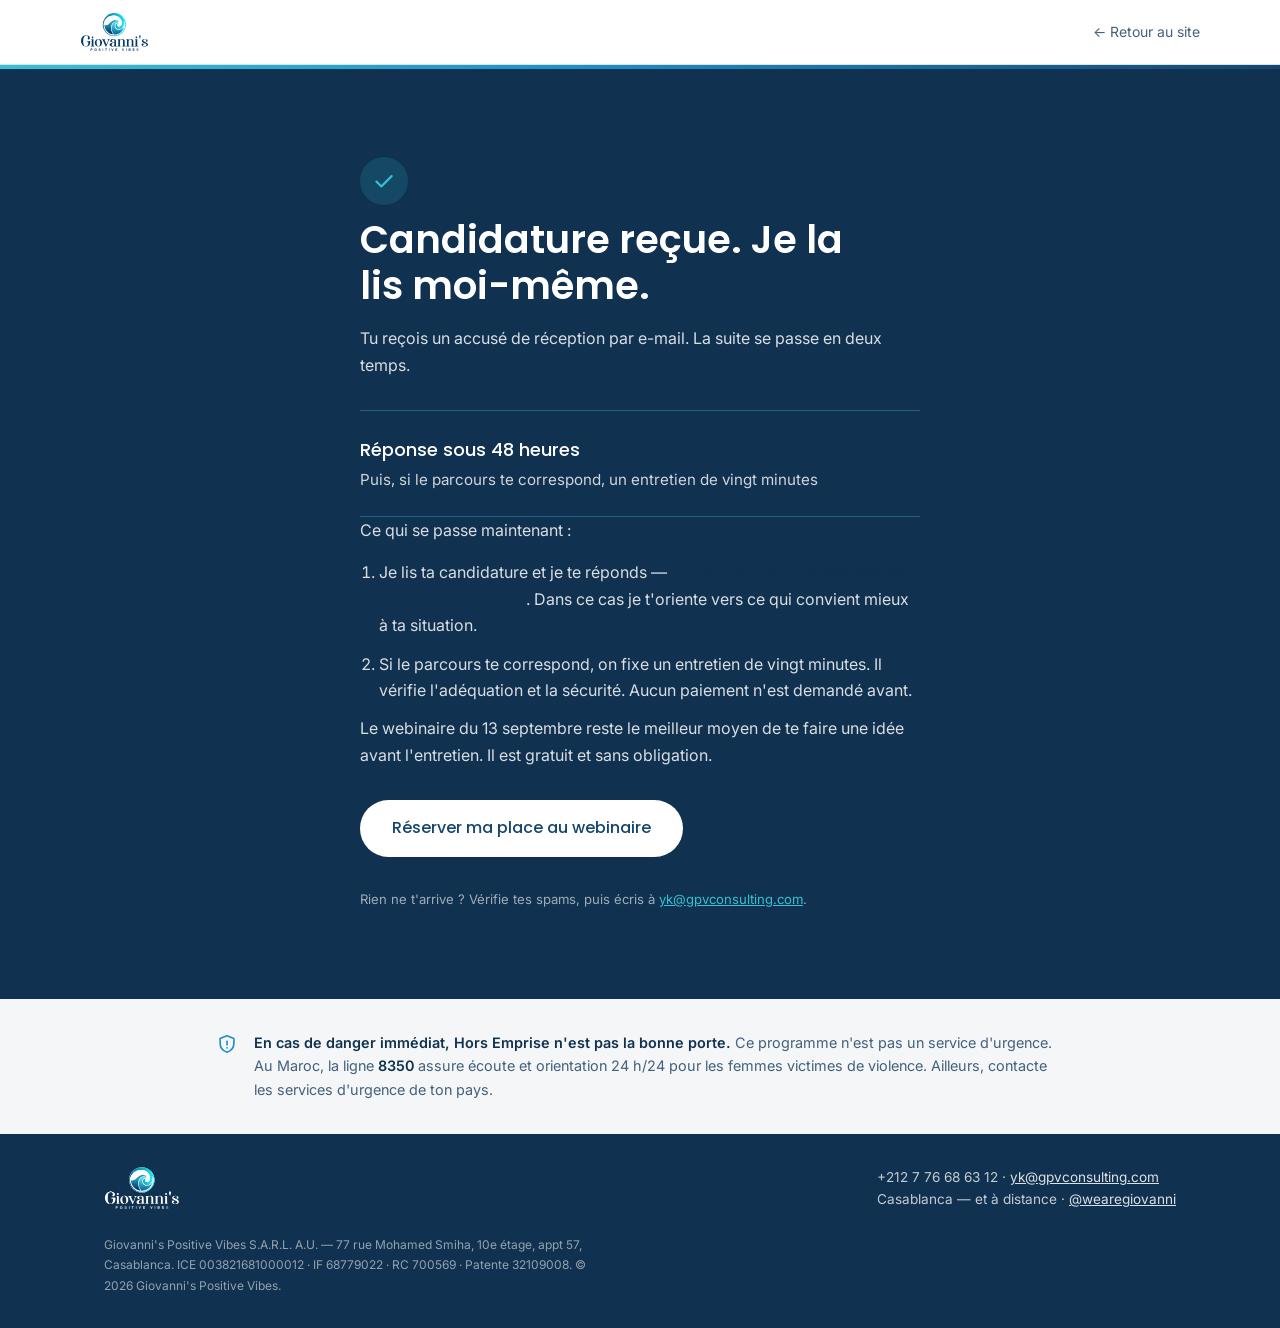
<file: site/programme/merci.html>
<!doctype html>
<html lang="fr">
<head>
<meta charset="utf-8">
<meta name="viewport" content="width=device-width, initial-scale=1">
<title>Candidature reçue — Hors Emprise · Giovanni's Positive Vibes</title>
<meta name="robots" content="noindex">
<link rel="icon" href="../img/logo-gpv.svg">
<link rel="preconnect" href="https://fonts.googleapis.com">
<link rel="preconnect" href="https://fonts.gstatic.com" crossorigin>
<link href="https://fonts.googleapis.com/css2?family=Inter:wght@400;500;600&family=Poppins:wght@400;500;600&display=swap" rel="stylesheet">
<link rel="stylesheet" href="../css/tokens.css">
<link rel="stylesheet" href="programme.css">
</head>
<body>

<!-- ═══════════ BARRE ═══════════ -->
<header class="barre">
  <div class="conteneur barre-int">
    <a href="../" aria-label="Giovanni's Positive Vibes — accueil"><img src="../img/logo-gpv.svg" alt="Giovanni's Positive Vibes"></a>
    <a class="retour" href="../">← Retour au site</a>
  </div>
</header>

<!-- ═══════════ CONFIRMATION ═══════════ -->
<section class="hero confirmation">
  <div class="conteneur confirmation-int">
    <div class="coche" aria-hidden="true">
      <svg width="26" height="26" viewBox="0 0 24 24" fill="none" stroke="currentColor" stroke-width="2" stroke-linecap="round" stroke-linejoin="round"><path d="M5 12.5l4.5 4.5L19 7.5"/></svg>
    </div>

    <h1>Candidature reçue. Je la lis moi-même.</h1>

    <p>Tu reçois un accusé de réception par e-mail. La suite se passe en deux temps.</p>

    <div class="quand">
      <b>Réponse sous 48 heures</b>
      Puis, si le parcours te correspond, un entretien de vingt minutes
    </div>

    <p>Ce qui se passe maintenant&nbsp;:</p>
    <ol>
      <li>Je lis ta candidature et je te réponds — <strong>y compris quand la réponse est «&nbsp;pas maintenant&nbsp;»</strong>. Dans ce cas je t'oriente vers ce qui convient mieux à ta situation.</li>
      <li>Si le parcours te correspond, on fixe un entretien de vingt minutes. Il vérifie l'adéquation et la sécurité. Aucun paiement n'est demandé avant.</li>
    </ol>

    <p>Le webinaire du 13 septembre reste le meilleur moyen de te faire une idée avant l'entretien. Il est gratuit et sans obligation.</p>

    <a class="btn btn--inverse" href="../webinaire/">Réserver ma place au webinaire</a>

    <p class="note" id="note-test" hidden>
      Mode test&nbsp;: le formulaire fonctionne, mais la connexion Brevo n'est pas encore configurée.
      Aucune candidature n'a été enregistrée et aucun e-mail n'a été envoyé.
    </p>

    <p class="note">
      Rien ne t'arrive&nbsp;? Vérifie tes spams, puis écris à
      <a href="mailto:yk@gpvconsulting.com">yk@gpvconsulting.com</a>.
    </p>
  </div>
</section>

<!-- ═══════════ SÉCURITÉ ═══════════ -->
<section class="securite">
  <div class="conteneur">
    <svg width="22" height="22" viewBox="0 0 24 24" fill="none" stroke="currentColor" stroke-width="1.8" stroke-linecap="round" stroke-linejoin="round" aria-hidden="true"><path d="M12 3l7.5 3v5.2c0 4.3-3 8.3-7.5 9.8-4.5-1.5-7.5-5.5-7.5-9.8V6z"/><path d="M12 9v4"/><path d="M12 16.2v.1"/></svg>
    <p>
      <strong>En cas de danger immédiat, Hors Emprise n'est pas la bonne porte.</strong> Ce programme n'est pas un service d'urgence.
      Au Maroc, la ligne <strong>8350</strong> assure écoute et orientation 24&nbsp;h/24 pour les femmes victimes de violence.
      Ailleurs, contacte les services d'urgence de ton pays.
    </p>
  </div>
</section>

<!-- ═══════════ PIED ═══════════ -->
<footer class="pied">
  <div class="conteneur">
    <div class="pied-int">
      <img src="../img/logo-gpv-blanc.svg" alt="Giovanni's Positive Vibes">
      <div>
        +212 7 76 68 63 12 · <a href="mailto:yk@gpvconsulting.com">yk@gpvconsulting.com</a><br>
        Casablanca — et à distance · <a href="https://instagram.com/wearegiovanni">@wearegiovanni</a>
      </div>
    </div>
    <p class="legal">
      Giovanni's Positive Vibes S.A.R.L. A.U. — 77 rue Mohamed Smiha, 10e étage, appt 57, Casablanca.
      ICE 003821681000012 · IF 68779022 · RC 700569 · Patente 32109008. © 2026 Giovanni's Positive Vibes.
    </p>
  </div>
</footer>

<script>
  // ?mode=test : renvoyé par le formulaire quand la clé Brevo n'est pas configurée.
  if (new URLSearchParams(location.search).get('mode') === 'test') {
    document.getElementById('note-test').hidden = false;
  }
</script>

</body>
</html>
</file>
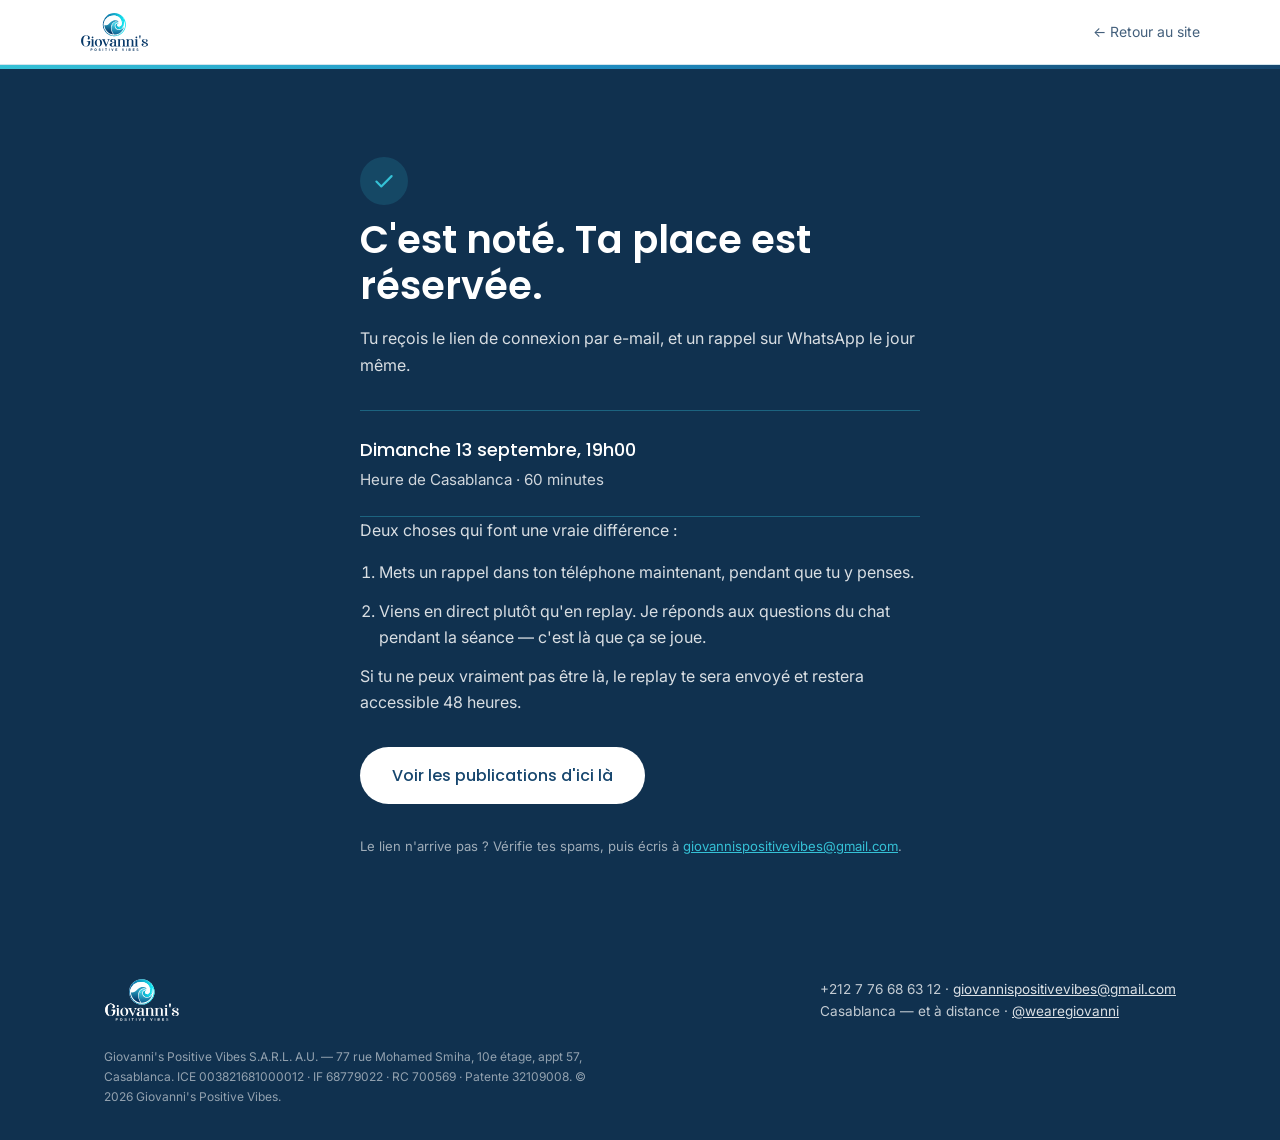
<file: site/webinaire/merci.html>
<!doctype html>
<html lang="fr">
<head>
<meta charset="utf-8">
<meta name="viewport" content="width=device-width, initial-scale=1">
<title>Inscription confirmée — Hors Emprise · Giovanni's Positive Vibes</title>
<meta name="robots" content="noindex">
<link rel="icon" href="../img/logo-gpv.svg">
<link rel="preconnect" href="https://fonts.googleapis.com">
<link rel="preconnect" href="https://fonts.gstatic.com" crossorigin>
<link href="https://fonts.googleapis.com/css2?family=Inter:wght@400;500;600&family=Poppins:wght@400;500;600&display=swap" rel="stylesheet">
<link rel="stylesheet" href="../css/tokens.css">
<link rel="stylesheet" href="webinaire.css">
</head>
<body>

<!-- ═══════════ BARRE ═══════════ -->
<header class="barre">
  <div class="conteneur barre-int">
    <a href="../" aria-label="Giovanni's Positive Vibes — accueil"><img src="../img/logo-gpv.svg" alt="Giovanni's Positive Vibes"></a>
    <a class="retour" href="../">← Retour au site</a>
  </div>
</header>

<!-- ═══════════ CONFIRMATION ═══════════ -->
<section class="hero confirmation">
  <div class="conteneur confirmation-int">
    <div class="coche" aria-hidden="true">
      <svg width="26" height="26" viewBox="0 0 24 24" fill="none" stroke="currentColor" stroke-width="2" stroke-linecap="round" stroke-linejoin="round"><path d="M5 12.5l4.5 4.5L19 7.5"/></svg>
    </div>

    <h1>C'est noté. Ta place est réservée.</h1>

    <p>Tu reçois le lien de connexion par e-mail, et un rappel sur WhatsApp le jour même.</p>

    <div class="quand">
      <b>Dimanche 13 septembre, 19h00</b>
      Heure de Casablanca · 60 minutes
    </div>

    <p>Deux choses qui font une vraie différence&nbsp;:</p>
    <ol>
      <li>Mets un rappel dans ton téléphone maintenant, pendant que tu y penses.</li>
      <li>Viens en direct plutôt qu'en replay. Je réponds aux questions du chat pendant la séance — c'est là que ça se joue.</li>
    </ol>

    <p>Si tu ne peux vraiment pas être là, le replay te sera envoyé et restera accessible 48 heures.</p>

    <a class="btn btn--inverse" href="https://www.instagram.com/wearegiovanni">Voir les publications d'ici là</a>

    <p class="note" id="note-test" hidden>
      Mode test&nbsp;: le formulaire fonctionne, mais la connexion Brevo n'est pas encore configurée.
      Aucun contact n'a été enregistré et aucun e-mail n'a été envoyé.
    </p>

    <p class="note">
      Le lien n'arrive pas&nbsp;? Vérifie tes spams, puis écris à
      <a href="mailto:giovannispositivevibes@gmail.com">giovannispositivevibes@gmail.com</a>.
    </p>
  </div>
</section>

<!-- ═══════════ PIED ═══════════ -->
<footer class="pied">
  <div class="conteneur">
    <div class="pied-int">
      <img src="../img/logo-gpv-blanc.svg" alt="Giovanni's Positive Vibes">
      <div>
        +212 7 76 68 63 12 · <a href="mailto:giovannispositivevibes@gmail.com">giovannispositivevibes@gmail.com</a><br>
        Casablanca — et à distance · <a href="https://instagram.com/wearegiovanni">@wearegiovanni</a>
      </div>
    </div>
    <p class="legal">
      Giovanni's Positive Vibes S.A.R.L. A.U. — 77 rue Mohamed Smiha, 10e étage, appt 57, Casablanca.
      ICE 003821681000012 · IF 68779022 · RC 700569 · Patente 32109008. © 2026 Giovanni's Positive Vibes.
    </p>
  </div>
</footer>

<script>
  // ?mode=test : renvoyé par le formulaire quand la clé Brevo n'est pas configurée.
  if (new URLSearchParams(location.search).get('mode') === 'test') {
    document.getElementById('note-test').hidden = false;
  }
</script>

</body>
</html>
</file>
<file: charte/tokens.css>
/* ============================================================
   GPV — Giovanni's Positive Vibes
   Design tokens · Direction « La Trajectoire » · v1.0 · juillet 2026
   Source unique de vérité : la charte (charte/index.html), le site
   et tous les gabarits (print + réseaux sociaux) consomment ces variables.
   ============================================================ */

:root {
  /* ---- Couleurs de marque (issues du logo) ------------------ */
  --gpv-turquoise: #35C1D6;
  --gpv-azur:      #1F8FC4;
  --gpv-indigo:    #16466E;
  --gpv-nuit:      #10314F;
  --gpv-ciel:      #E9F6FA;
  --gpv-perle:     #F4F6F8;
  --gpv-blanc:     #FFFFFF;

  /* ---- Rôles fonctionnels ------------------------------------ */
  --gpv-texte:             var(--gpv-nuit);
  --gpv-texte-secondaire:  #44607C;            /* AA sur blanc (6,5:1) */
  --gpv-texte-inverse:     var(--gpv-blanc);
  --gpv-fond:              var(--gpv-blanc);
  --gpv-fond-doux:         var(--gpv-ciel);
  --gpv-fond-neutre:       var(--gpv-perle);
  --gpv-fond-sombre:       var(--gpv-nuit);
  --gpv-action:            var(--gpv-indigo);  /* boutons/liens : blanc dessus = AA (9,8:1) */
  --gpv-action-survol:     var(--gpv-azur);
  --gpv-accent:            var(--gpv-turquoise); /* accent graphique — jamais pour du texte sur blanc */
  --gpv-filet:             #D3E4EC;

  /* ---- Dégradé signature (réservé aux moments clés) ---------- */
  --gpv-degrade:      linear-gradient(120deg, #35C1D6 0%, #1F8FC4 45%, #16466E 100%);
  --gpv-degrade-doux: linear-gradient(120deg, rgba(53,193,214,.14), rgba(31,143,196,.10), rgba(22,70,110,.16));

  /* ---- Typographies (2 familles maximum) --------------------- */
  --gpv-font-titres: 'Poppins', 'Segoe UI', 'Helvetica Neue', sans-serif;
  --gpv-font-texte:  'Inter', 'Helvetica Neue', Arial, sans-serif;

  --gpv-taille-h1:      clamp(2.125rem, 4vw, 2.75rem);  /* 34–44 px · Poppins 600 · lh 1.18 */
  --gpv-taille-h2:      clamp(1.625rem, 3vw, 2rem);     /* 26–32 px · Poppins 600 · lh 1.25 */
  --gpv-taille-h3:      1.5rem;                         /* 24 px · Poppins 500 · lh 1.33 */
  --gpv-taille-h4:      1.125rem;                       /* 18 px · Poppins 500 · lh 1.45 */
  --gpv-taille-texte:   1rem;                           /* 16 px · Inter 400 · lh 1.65 */
  --gpv-taille-petit:   .875rem;                        /* 14 px · Inter 400 · lh 1.6 */
  --gpv-taille-legende: .75rem;                         /* 12 px · Inter 500 · maj + espacé */
  --gpv-espacement-legende: .12em;

  /* ---- Espacements (base 4 px) ------------------------------- */
  --gpv-e-1:  .25rem;
  --gpv-e-2:  .5rem;
  --gpv-e-3:  .75rem;
  --gpv-e-4:  1rem;
  --gpv-e-6:  1.5rem;
  --gpv-e-8:  2rem;
  --gpv-e-12: 3rem;
  --gpv-e-16: 4rem;

  /* ---- Rayons et ombres --------------------------------------- */
  --gpv-rayon:        12px;
  --gpv-rayon-grand:  20px;
  --gpv-rayon-pilule: 999px;
  --gpv-ombre-carte:  0 2px 10px rgba(16, 49, 79, .06);
  --gpv-ombre-douce:  0 6px 24px rgba(16, 49, 79, .08);
}
</file>
<file: ebook/tokens.css>
/* ============================================================
   GPV — Giovanni's Positive Vibes
   Design tokens · Direction « La Trajectoire » · v1.0 · juillet 2026
   Source unique de vérité : la charte (charte/index.html), le site
   et tous les gabarits (print + réseaux sociaux) consomment ces variables.
   ============================================================ */

:root {
  /* ---- Couleurs de marque (issues du logo) ------------------ */
  --gpv-turquoise: #35C1D6;
  --gpv-azur:      #1F8FC4;
  --gpv-indigo:    #16466E;
  --gpv-nuit:      #10314F;
  --gpv-ciel:      #E9F6FA;
  --gpv-perle:     #F4F6F8;
  --gpv-blanc:     #FFFFFF;

  /* ---- Rôles fonctionnels ------------------------------------ */
  --gpv-texte:             var(--gpv-nuit);
  --gpv-texte-secondaire:  #44607C;            /* AA sur blanc (6,5:1) */
  --gpv-texte-inverse:     var(--gpv-blanc);
  --gpv-fond:              var(--gpv-blanc);
  --gpv-fond-doux:         var(--gpv-ciel);
  --gpv-fond-neutre:       var(--gpv-perle);
  --gpv-fond-sombre:       var(--gpv-nuit);
  --gpv-action:            var(--gpv-indigo);  /* boutons/liens : blanc dessus = AA (9,8:1) */
  --gpv-action-survol:     var(--gpv-azur);
  --gpv-accent:            var(--gpv-turquoise); /* accent graphique — jamais pour du texte sur blanc */
  --gpv-filet:             #D3E4EC;

  /* ---- Dégradé signature (réservé aux moments clés) ---------- */
  --gpv-degrade:      linear-gradient(120deg, #35C1D6 0%, #1F8FC4 45%, #16466E 100%);
  --gpv-degrade-doux: linear-gradient(120deg, rgba(53,193,214,.14), rgba(31,143,196,.10), rgba(22,70,110,.16));

  /* ---- Typographies (2 familles maximum) --------------------- */
  --gpv-font-titres: 'Poppins', 'Segoe UI', 'Helvetica Neue', sans-serif;
  --gpv-font-texte:  'Inter', 'Helvetica Neue', Arial, sans-serif;

  --gpv-taille-h1:      clamp(2.125rem, 4vw, 2.75rem);  /* 34–44 px · Poppins 600 · lh 1.18 */
  --gpv-taille-h2:      clamp(1.625rem, 3vw, 2rem);     /* 26–32 px · Poppins 600 · lh 1.25 */
  --gpv-taille-h3:      1.5rem;                         /* 24 px · Poppins 500 · lh 1.33 */
  --gpv-taille-h4:      1.125rem;                       /* 18 px · Poppins 500 · lh 1.45 */
  --gpv-taille-texte:   1rem;                           /* 16 px · Inter 400 · lh 1.65 */
  --gpv-taille-petit:   .875rem;                        /* 14 px · Inter 400 · lh 1.6 */
  --gpv-taille-legende: .75rem;                         /* 12 px · Inter 500 · maj + espacé */
  --gpv-espacement-legende: .12em;

  /* ---- Espacements (base 4 px) ------------------------------- */
  --gpv-e-1:  .25rem;
  --gpv-e-2:  .5rem;
  --gpv-e-3:  .75rem;
  --gpv-e-4:  1rem;
  --gpv-e-6:  1.5rem;
  --gpv-e-8:  2rem;
  --gpv-e-12: 3rem;
  --gpv-e-16: 4rem;

  /* ---- Rayons et ombres --------------------------------------- */
  --gpv-rayon:        12px;
  --gpv-rayon-grand:  20px;
  --gpv-rayon-pilule: 999px;
  --gpv-ombre-carte:  0 2px 10px rgba(16, 49, 79, .06);
  --gpv-ombre-douce:  0 6px 24px rgba(16, 49, 79, .08);
}
</file>
<file: ebook/ebook.css>
/* ============================================================
   GPV — Ebook « Pourquoi vos disputes recommencent toujours ? »
   Mise en page A4 · charte « La Trajectoire » · consomme tokens.css
   ============================================================ */

*, *::before, *::after { margin: 0; padding: 0; box-sizing: border-box; }

@page { size: A4; margin: 0; }

body {
  font-family: var(--gpv-font-texte);
  color: var(--gpv-texte);
  background: #8a97a4;
  -webkit-font-smoothing: antialiased;
}

.page {
  position: relative;
  width: 210mm;
  height: 297mm;
  margin: 0 auto 8mm;
  background: var(--gpv-blanc);
  overflow: hidden;
  page-break-after: always;
  break-after: page;
  display: flex;
  flex-direction: column;
}
.page:last-child { page-break-after: auto; margin-bottom: 0; }

.corps {
  flex: 1;
  padding: 17mm 19mm 15mm;
  display: flex;
  flex-direction: column;
}
.corps--serre { padding: 14mm 19mm 14mm; }

/* ---------- typographie ---------- */
h1, h2, h3, h4 { font-family: var(--gpv-font-titres); line-height: 1.18; }
h2 { font-size: 22.5pt; font-weight: 600; color: var(--gpv-nuit); }
h3 { font-size: 13.5pt; font-weight: 600; color: var(--gpv-indigo); margin: 3mm 0 2mm; }
h4 { font-size: 11.5pt; font-weight: 600; color: var(--gpv-nuit); margin-bottom: 1.5mm; }

p { font-size: 9.9pt; line-height: 1.5; margin-bottom: 2.5mm; }
p.intro { font-size: 11pt; line-height: 1.5; color: var(--gpv-indigo); }
strong { font-weight: 600; color: var(--gpv-nuit); }
em { font-style: italic; }

.chapo {
  font-size: 10.6pt; line-height: 1.48; color: var(--gpv-texte-secondaire);
  margin-bottom: 4mm; max-width: 64ch;
}

/* ---------- en-tête de page ---------- */
.ligne-titre { display: flex; align-items: baseline; gap: 4mm; margin-bottom: 2mm; }
.numero-chapitre {
  font-family: var(--gpv-font-titres); font-weight: 600; font-size: 9pt;
  letter-spacing: .14em; color: var(--gpv-azur); text-transform: uppercase;
}
.filet-titre { height: 2.5px; width: 26mm; background: var(--gpv-degrade); border-radius: 2px; margin-bottom: 4mm; }

/* ---------- pied de page ---------- */
.pied {
  position: absolute; bottom: 9mm; left: 20mm; right: 20mm;
  display: flex; justify-content: space-between; align-items: center;
  font-size: 7.5pt; color: #7d8fa0; letter-spacing: .04em;
  border-top: 1px solid var(--gpv-filet); padding-top: 2.5mm;
}
.pied span:last-child { font-family: var(--gpv-font-titres); font-weight: 500; color: var(--gpv-indigo); }

/* ---------- couverture ---------- */
.couverture { background: var(--gpv-degrade); color: #fff; justify-content: space-between; }
.couv-haut { padding: 20mm 20mm 0; }
.couv-milieu { padding: 0 20mm; }
.couv-bas { padding: 0 20mm 18mm; }
.couverture .logo { width: 46mm; height: auto; }
.badge-couv {
  display: inline-block; border: 1px solid rgba(255,255,255,.55);
  border-radius: 999px; padding: 1.6mm 5mm;
  font-size: 8.5pt; letter-spacing: .16em; text-transform: uppercase; font-weight: 500;
}
.couverture h1 {
  font-size: 40pt; font-weight: 600; letter-spacing: -.5pt;
  margin: 7mm 0 6mm; max-width: 15ch;
}
.couv-sous { font-size: 12.5pt; line-height: 1.5; color: rgba(255,255,255,.93); max-width: 46ch; }
.couv-accroche {
  font-family: var(--gpv-font-titres); font-weight: 500; font-size: 14pt;
  margin-bottom: 9mm; color: #fff;
}
.couv-auteur { font-size: 10pt; color: rgba(255,255,255,.9); line-height: 1.6; }
.couv-auteur strong { color: #fff; font-family: var(--gpv-font-titres); font-weight: 600; font-size: 12pt; display: block; }
.trace-couv { position: absolute; inset: 0; opacity: .32; }

/* ---------- encadrés ---------- */
.encadre {
  background: var(--gpv-fond-doux); border-left: 3px solid var(--gpv-azur);
  border-radius: 0 8px 8px 0; padding: 3.8mm 5mm; margin: 3mm 0;
}
.encadre h4 { color: var(--gpv-indigo); }
.encadre p { font-size: 9.4pt; line-height: 1.46; margin-bottom: 1.6mm; }
.encadre p:last-child { margin-bottom: 0; }

.encadre--nuit { background: var(--gpv-nuit); border-left-color: var(--gpv-accent); color: #fff; }
.encadre--nuit h4, .encadre--nuit strong { color: #fff; }
.encadre--nuit p { color: rgba(255,255,255,.9); }

.encadre--alerte { background: #FCEBEB; border-left-color: #A32D2D; }
.encadre--alerte h4 { color: #791F1F; }

.encadre--exercice { background: var(--gpv-fond-neutre); border-left-color: var(--gpv-accent); }

/* ---------- citation mise en avant ---------- */
.citation {
  font-family: var(--gpv-font-titres); font-weight: 500; font-size: 12.4pt;
  line-height: 1.36; color: var(--gpv-indigo);
  border-top: 2px solid var(--gpv-accent); border-bottom: 1px solid var(--gpv-filet);
  padding: 3.8mm 0; margin: 3.5mm 0; max-width: 56ch;
}
.citation--fin { border-bottom: 0; }

/* ---------- listes ---------- */
ul, ol { margin: 0 0 3.5mm 0; padding-left: 5mm; }
li { font-size: 9.9pt; line-height: 1.46; margin-bottom: 1.3mm; }
ul.puces { list-style: none; padding-left: 0; }
ul.puces li { position: relative; padding-left: 6mm; }
ul.puces li::before {
  content: ''; position: absolute; left: 0; top: 2.2mm;
  width: 5px; height: 5px; border-radius: 50%; background: var(--gpv-accent);
}
ol.numerotee { list-style: none; counter-reset: n; padding-left: 0; }
ol.numerotee li { counter-increment: n; position: relative; padding-left: 8.5mm; margin-bottom: 1.9mm; }
ol.numerotee li::before {
  content: counter(n); position: absolute; left: 0; top: 0;
  width: 6mm; height: 6mm; border-radius: 50%;
  background: var(--gpv-fond-doux); color: var(--gpv-indigo);
  font-family: var(--gpv-font-titres); font-weight: 600; font-size: 8.5pt;
  display: flex; align-items: center; justify-content: center;
}

/* ---------- grilles ---------- */
.duo { display: grid; grid-template-columns: 1fr 1fr; gap: 5mm; }
.trio { display: grid; grid-template-columns: repeat(3, 1fr); gap: 4mm; }
.carte {
  background: var(--gpv-fond-neutre); border-radius: 8px; padding: 3.6mm 4.2mm;
}
.carte h4 { font-size: 10pt; }
.carte p { font-size: 9pt; line-height: 1.44; margin-bottom: 0; color: var(--gpv-texte-secondaire); }

/* ---------- test d'auto-évaluation ---------- */
table.test { width: 100%; border-collapse: collapse; margin-bottom: 4mm; }
table.test th {
  font-family: var(--gpv-font-titres); font-weight: 500; font-size: 7.5pt;
  color: var(--gpv-texte-secondaire); text-transform: uppercase; letter-spacing: .08em;
  padding: 0 1mm 2mm; text-align: center; width: 13mm;
}
table.test th.enonce { text-align: left; width: auto; }
table.test td { font-size: 9.5pt; padding: 2.1mm 1mm; border-bottom: 1px solid var(--gpv-filet); vertical-align: middle; }
table.test td.enonce { line-height: 1.4; }
table.test td.case { text-align: center; }
.case-vide {
  display: inline-block; width: 3.6mm; height: 3.6mm;
  border: 1.2px solid #b9cbd8; border-radius: 2px;
}

/* ---------- barème ---------- */
.bareme { display: grid; grid-template-columns: repeat(4, 1fr); gap: 3mm; }
.bareme div { border-radius: 8px; padding: 3.5mm 4mm; }
.bareme strong { display: block; font-family: var(--gpv-font-titres); font-size: 11pt; margin-bottom: 1mm; }
.bareme p { font-size: 8.5pt; line-height: 1.4; margin: 0; }
.b1 { background: var(--gpv-fond-doux); }
.b2 { background: #DFF0F6; }
.b3 { background: #C9E4EF; }
.b4 { background: var(--gpv-nuit); color: #fff; }
.b4 strong { color: #fff; }
.b4 p { color: rgba(255,255,255,.88); }

/* ---------- schéma du cycle ---------- */
.cycle { display: grid; grid-template-columns: repeat(3, 1fr); gap: 3mm; margin: 3mm 0; }
.cycle-etape {
  background: var(--gpv-blanc); border: 1px solid var(--gpv-filet);
  border-radius: 8px; padding: 3.5mm 4mm; position: relative;
}
.cycle-etape span {
  font-family: var(--gpv-font-titres); font-weight: 600; font-size: 8pt;
  color: var(--gpv-accent); display: block; margin-bottom: 1mm;
}
.cycle-etape strong { font-family: var(--gpv-font-titres); font-weight: 500; font-size: 10pt; display: block; margin-bottom: .8mm; }
.cycle-etape p { font-size: 8.2pt; margin: 0; color: var(--gpv-texte-secondaire); line-height: 1.38; }

/* ---------- dialogue ---------- */
.dialogue { margin: 3mm 0; }
.replique { display: flex; gap: 3mm; margin-bottom: 1.5mm; font-size: 9.4pt; line-height: 1.44; }
.replique .qui {
  flex: none; width: 17mm; font-family: var(--gpv-font-titres); font-weight: 500;
  font-size: 9pt; color: var(--gpv-azur);
}

/* ---------- exercice à remplir ---------- */
.champ-exo { margin-bottom: 3mm; }
.champ-exo p { font-size: 10pt; margin-bottom: 1.6mm; font-weight: 500; color: var(--gpv-nuit); }
.lignes { border-bottom: 1px solid #cfdde7; height: 4.3mm; }
.lignes + .lignes { margin-top: 0; }

/* ---------- vague séparatrice ---------- */
.vague { width: 100%; height: 12mm; display: block; }

/* ---------- page finale ---------- */
.final { background: var(--gpv-degrade); color: #fff; }
.final h2, .final h3, .final h4 { color: #fff; }
.final p { color: rgba(255,255,255,.92); }
.final .filet-titre { background: #fff; }
.final .numero-chapitre { color: rgba(255,255,255,.85); }

.bloc-cta {
  background: rgba(255,255,255,.14); border: 1px solid rgba(255,255,255,.3);
  border-radius: 10px; padding: 6mm; margin-top: 4mm;
}
.bloc-cta a { color: #fff; text-decoration: none; font-weight: 500; }
.contacts { list-style: none; padding: 0; margin: 3mm 0 0; }
.contacts li { font-size: 10pt; margin-bottom: 2mm; display: flex; gap: 3mm; }
.contacts li b { font-family: var(--gpv-font-titres); font-weight: 500; min-width: 26mm; color: rgba(255,255,255,.8); }

.bio {
  background: rgba(255,255,255,.94); color: var(--gpv-texte);
  border-radius: 10px; padding: 6mm; display: grid; grid-template-columns: 30mm 1fr; gap: 5mm; align-items: start;
}
.bio img.portrait {
  width: 30mm; height: 37.5mm; object-fit: cover; object-position: center top;
  border-radius: 8px; box-shadow: 0 2px 10px rgba(16,49,79,.18);
}
.bio h4 { color: var(--gpv-nuit); font-size: 12pt; margin-bottom: 1mm; }
.bio .role { font-size: 8.5pt; color: var(--gpv-azur); font-weight: 500; margin-bottom: 2.5mm; letter-spacing: .04em; }
.bio p { font-size: 9pt; color: var(--gpv-texte-secondaire); line-height: 1.55; margin-bottom: 2mm; }

.mention-legale {
  font-size: 7.5pt; line-height: 1.5; color: rgba(255,255,255,.72);
  border-top: 1px solid rgba(255,255,255,.24); padding-top: 3mm; margin-top: 4mm;
}

@media print {
  body { background: none; }
  .page { margin: 0; box-shadow: none; }
}
</file>
<file: site/css/tokens.css>
/* ============================================================
   GPV — Giovanni's Positive Vibes
   Design tokens · Direction « La Trajectoire » · v1.0 · juillet 2026
   Source unique de vérité : la charte (charte/index.html), le site
   et tous les gabarits (print + réseaux sociaux) consomment ces variables.
   ============================================================ */

:root {
  /* ---- Couleurs de marque (issues du logo) ------------------ */
  --gpv-turquoise: #35C1D6;
  --gpv-azur:      #1F8FC4;
  --gpv-indigo:    #16466E;
  --gpv-nuit:      #10314F;
  --gpv-ciel:      #E9F6FA;
  --gpv-perle:     #F4F6F8;
  --gpv-blanc:     #FFFFFF;

  /* ---- Rôles fonctionnels ------------------------------------ */
  --gpv-texte:             var(--gpv-nuit);
  --gpv-texte-secondaire:  #44607C;            /* AA sur blanc (6,5:1) */
  --gpv-texte-inverse:     var(--gpv-blanc);
  --gpv-fond:              var(--gpv-blanc);
  --gpv-fond-doux:         var(--gpv-ciel);
  --gpv-fond-neutre:       var(--gpv-perle);
  --gpv-fond-sombre:       var(--gpv-nuit);
  --gpv-action:            var(--gpv-indigo);  /* boutons/liens : blanc dessus = AA (9,8:1) */
  --gpv-action-survol:     var(--gpv-azur);
  --gpv-accent:            var(--gpv-turquoise); /* accent graphique — jamais pour du texte sur blanc */
  --gpv-filet:             #D3E4EC;

  /* ---- Dégradé signature (réservé aux moments clés) ---------- */
  --gpv-degrade:      linear-gradient(120deg, #35C1D6 0%, #1F8FC4 45%, #16466E 100%);
  --gpv-degrade-doux: linear-gradient(120deg, rgba(53,193,214,.14), rgba(31,143,196,.10), rgba(22,70,110,.16));

  /* ---- Typographies (2 familles maximum) --------------------- */
  --gpv-font-titres: 'Poppins', 'Segoe UI', 'Helvetica Neue', sans-serif;
  --gpv-font-texte:  'Inter', 'Helvetica Neue', Arial, sans-serif;

  --gpv-taille-h1:      clamp(2.125rem, 4vw, 2.75rem);  /* 34–44 px · Poppins 600 · lh 1.18 */
  --gpv-taille-h2:      clamp(1.625rem, 3vw, 2rem);     /* 26–32 px · Poppins 600 · lh 1.25 */
  --gpv-taille-h3:      1.5rem;                         /* 24 px · Poppins 500 · lh 1.33 */
  --gpv-taille-h4:      1.125rem;                       /* 18 px · Poppins 500 · lh 1.45 */
  --gpv-taille-texte:   1rem;                           /* 16 px · Inter 400 · lh 1.65 */
  --gpv-taille-petit:   .875rem;                        /* 14 px · Inter 400 · lh 1.6 */
  --gpv-taille-legende: .75rem;                         /* 12 px · Inter 500 · maj + espacé */
  --gpv-espacement-legende: .12em;

  /* ---- Espacements (base 4 px) ------------------------------- */
  --gpv-e-1:  .25rem;
  --gpv-e-2:  .5rem;
  --gpv-e-3:  .75rem;
  --gpv-e-4:  1rem;
  --gpv-e-6:  1.5rem;
  --gpv-e-8:  2rem;
  --gpv-e-12: 3rem;
  --gpv-e-16: 4rem;

  /* ---- Rayons et ombres --------------------------------------- */
  --gpv-rayon:        12px;
  --gpv-rayon-grand:  20px;
  --gpv-rayon-pilule: 999px;
  --gpv-ombre-carte:  0 2px 10px rgba(16, 49, 79, .06);
  --gpv-ombre-douce:  0 6px 24px rgba(16, 49, 79, .08);
}
</file>
<file: site/css/style.css>
/* ============================================================
   GPV — Site web · page d'accueil
   Direction « La Trajectoire » · consomme css/tokens.css
   ============================================================ */

*, *::before, *::after { margin: 0; padding: 0; box-sizing: border-box; }
html { scroll-behavior: smooth; scroll-padding-top: 84px; }
body {
  font-family: var(--gpv-font-texte);
  font-size: var(--gpv-taille-texte);
  line-height: 1.65;
  color: var(--gpv-texte);
  background: var(--gpv-fond);
  -webkit-font-smoothing: antialiased;
}
img, svg { display: block; max-width: 100%; }
picture { display: block; }
/* les photos portent des attributs width/height natifs : on laisse le CSS piloter la taille rendue */
.hero-media img, .duo-media img, .fondateur-photo img { height: auto; }
a { color: inherit; }

h1, h2, h3, h4 { font-family: var(--gpv-font-titres); font-weight: 600; line-height: 1.2; }
h3, h4 { font-weight: 500; }
h1 { font-size: var(--gpv-taille-h1); }
h2 { font-size: var(--gpv-taille-h2); }
h3 { font-size: var(--gpv-taille-h3); }
h4 { font-size: var(--gpv-taille-h4); }

.conteneur { width: 100%; max-width: 1160px; margin: 0 auto; padding: 0 var(--gpv-e-6); }
.section { padding: clamp(3.5rem, 8vw, 6.5rem) 0; }
.section--doux   { background: var(--gpv-fond-doux); }
.section--neutre { background: var(--gpv-fond-neutre); }

/* --- éléments de titre de section --- */
.kicker {
  font-size: var(--gpv-taille-legende); font-weight: 500;
  letter-spacing: var(--gpv-espacement-legende); text-transform: uppercase;
  color: var(--gpv-azur); display: flex; align-items: center; gap: var(--gpv-e-2);
}
.kicker::before { content: ''; width: 24px; height: 2px; background: var(--gpv-accent); border-radius: 2px; }
.entete-section { max-width: 62ch; margin-bottom: var(--gpv-e-12); }
.entete-section h2 { margin: var(--gpv-e-3) 0 var(--gpv-e-4); }
.entete-section p { color: var(--gpv-texte-secondaire); }

/* --- boutons --- */
.btn {
  display: inline-flex; align-items: center; gap: var(--gpv-e-2);
  font-family: var(--gpv-font-titres); font-weight: 500; font-size: .95rem;
  padding: .8rem 1.6rem; border-radius: var(--gpv-rayon-pilule);
  text-decoration: none; border: 1px solid transparent;
  transition: background .2s ease, transform .2s ease, border-color .2s ease;
}
.btn:hover { transform: translateY(-1px); }
.btn--primaire { background: var(--gpv-action); color: var(--gpv-blanc); }
.btn--primaire:hover { background: var(--gpv-action-survol); }
.btn--clair { background: var(--gpv-blanc); color: var(--gpv-indigo); }
.btn--clair:hover { background: var(--gpv-ciel); }
.btn--fantome { border-color: rgba(255,255,255,.55); color: var(--gpv-blanc); }
.btn--fantome:hover { background: rgba(255,255,255,.14); }
.btn--contour { border-color: var(--gpv-filet); color: var(--gpv-indigo); }
.btn--contour:hover { background: var(--gpv-fond-doux); border-color: var(--gpv-azur); }
.btn--sm { padding: .55rem 1.15rem; font-size: .875rem; }

/* ============ navigation ============ */
.nav {
  position: sticky; top: 0; z-index: 100;
  background: rgba(255,255,255,.92); backdrop-filter: blur(10px);
  border-bottom: 1px solid var(--gpv-filet);
}
.nav-int { display: flex; align-items: center; gap: var(--gpv-e-6); padding-block: var(--gpv-e-3); }
.nav-logo img { height: 42px; width: auto; }
.nav-liens { display: flex; gap: var(--gpv-e-6); margin-left: auto; list-style: none; }
.nav-liens a {
  text-decoration: none; font-size: .925rem; color: var(--gpv-texte-secondaire);
  padding: .25rem 0; border-bottom: 2px solid transparent; transition: color .2s, border-color .2s;
}
.nav-liens a:hover { color: var(--gpv-indigo); border-color: var(--gpv-accent); }
.nav-cta { flex: none; }
.nav-burger { display: none; margin-left: auto; background: none; border: 0; cursor: pointer; padding: .4rem; }
.nav-burger span { display: block; width: 22px; height: 2px; background: var(--gpv-nuit); border-radius: 2px; }
.nav-burger span + span { margin-top: 5px; }

/* ============ hero ============ */
.hero { position: relative; background: var(--gpv-degrade); color: var(--gpv-blanc); overflow: hidden; }
.hero::after {  /* vague de transition vers la section suivante */
  content: ''; position: absolute; left: 0; right: 0; bottom: -1px; height: 56px;
  background: var(--gpv-blanc);
  clip-path: polygon(0 62%, 18% 38%, 38% 66%, 60% 34%, 80% 58%, 100% 30%, 100% 100%, 0 100%);
}
.hero-trace { position: absolute; inset: 0; pointer-events: none; opacity: .38; }
.hero-int {
  position: relative; z-index: 2;
  display: grid; grid-template-columns: 1.05fr .95fr; gap: var(--gpv-e-12); align-items: center;
  padding-top: clamp(3rem, 7vw, 5.5rem); padding-bottom: clamp(5rem, 9vw, 7rem);
}
.hero .kicker { color: rgba(255,255,255,.9); }
.hero .kicker::before { background: var(--gpv-blanc); }
.hero h1 { margin: var(--gpv-e-4) 0; max-width: 22ch; }
.hero-accroche { font-size: 1.075rem; color: rgba(255,255,255,.92); max-width: 46ch; }
.hero-actions { display: flex; flex-wrap: wrap; gap: var(--gpv-e-3); margin-top: var(--gpv-e-8); }
.hero-media { position: relative; }
.hero-media img {
  width: 100%; border-radius: var(--gpv-rayon-grand);
  box-shadow: 0 24px 60px rgba(8, 32, 56, .32);
}
.hero-vignette {
  position: absolute; bottom: -22px; left: -22px;
  background: var(--gpv-blanc); color: var(--gpv-nuit);
  border-radius: var(--gpv-rayon); padding: var(--gpv-e-3) var(--gpv-e-4);
  box-shadow: var(--gpv-ombre-douce); font-size: .8rem; max-width: 230px;
}
.hero-vignette strong { font-family: var(--gpv-font-titres); font-weight: 600; display: block; font-size: .95rem; }

/* ============ bandeau de repères ============ */
.reperes { display: grid; grid-template-columns: repeat(4, 1fr); gap: var(--gpv-e-6); }
.repere { text-align: center; padding: 0 var(--gpv-e-2); }
.repere strong {
  display: block; font-family: var(--gpv-font-titres); font-weight: 600;
  font-size: 1.9rem; color: var(--gpv-indigo); line-height: 1.1;
}
.repere span { font-size: .875rem; color: var(--gpv-texte-secondaire); }

/* ============ grilles et cartes ============ */
.grille { display: grid; gap: var(--gpv-e-6); }
.g2 { grid-template-columns: repeat(auto-fit, minmax(320px, 1fr)); }
.g3 { grid-template-columns: repeat(auto-fit, minmax(280px, 1fr)); }
.g4 { grid-template-columns: repeat(auto-fit, minmax(220px, 1fr)); }

.carte {
  background: var(--gpv-blanc); border: 1px solid var(--gpv-filet);
  border-radius: var(--gpv-rayon); padding: var(--gpv-e-6);
  transition: border-color .2s ease, transform .2s ease, box-shadow .2s ease;
}
.carte:hover { border-color: var(--gpv-azur); transform: translateY(-3px); box-shadow: var(--gpv-ombre-douce); }
.carte h3, .carte h4 { margin-bottom: var(--gpv-e-2); }
.carte p { color: var(--gpv-texte-secondaire); font-size: .925rem; }
.carte-num {
  font-family: var(--gpv-font-titres); font-weight: 600; font-size: .8rem;
  color: var(--gpv-accent); letter-spacing: .1em; display: block; margin-bottom: var(--gpv-e-2);
}
.carte-picto { color: var(--gpv-indigo); margin-bottom: var(--gpv-e-4); }

/* symptômes : liseré turquoise */
.carte--symptome { border-top: 3px solid var(--gpv-accent); border-radius: 0 0 var(--gpv-rayon) var(--gpv-rayon); }

/* interventions : liste de contenus */
.carte--offre ul { list-style: none; margin-top: var(--gpv-e-3); }
.carte--offre li {
  font-size: .85rem; color: var(--gpv-texte-secondaire);
  padding-left: 1.1rem; position: relative; margin-top: .35rem;
}
.carte--offre li::before {
  content: ''; position: absolute; left: 0; top: .55em;
  width: 5px; height: 5px; border-radius: 50%; background: var(--gpv-accent);
}
/* liens d'une carte vers une page dédiée (webinaire, programme) — la couleur
   d'action tranche sur le texte secondaire de la carte, sinon rien ne dit
   qu'on peut cliquer. */
.carte-liens { list-style: none; margin-top: var(--gpv-e-4); display: grid; gap: .4rem; }
.carte-liens a {
  font-size: .85rem; font-weight: 500; color: var(--gpv-action);
  text-decoration: none; display: inline-flex; align-items: baseline; gap: .35rem;
}
.carte-liens a::after { content: '→'; }
.carte-liens a:hover { color: var(--gpv-action-survol); text-decoration: underline; }

.etiquette {
  display: inline-block; font-size: .7rem; font-weight: 500; letter-spacing: .06em;
  text-transform: uppercase; background: var(--gpv-fond-doux); color: var(--gpv-indigo);
  padding: .2rem .7rem; border-radius: var(--gpv-rayon-pilule); margin-bottom: var(--gpv-e-3);
}

/* ============ bloc texte + image ============ */
.duo { display: grid; grid-template-columns: 1fr 1fr; gap: clamp(2rem, 5vw, 4rem); align-items: center; }
.duo--inverse .duo-media { order: -1; }
.duo-media img { width: 100%; border-radius: var(--gpv-rayon-grand); box-shadow: var(--gpv-ombre-douce); }
.duo-texte h2 { margin: var(--gpv-e-3) 0 var(--gpv-e-4); }
.duo-texte p { color: var(--gpv-texte-secondaire); margin-bottom: var(--gpv-e-4); }

/* ============ méthode — trajectoire ============ */
.methode { position: relative; }
.methode-etapes { display: grid; grid-template-columns: repeat(6, 1fr); gap: var(--gpv-e-4); position: relative; }
.methode-etapes::before {
  content: ''; position: absolute; top: 15px; left: 4%; right: 4%; height: 2px;
  background-image: linear-gradient(90deg, var(--gpv-azur) 45%, transparent 0);
  background-size: 9px 2px; background-repeat: repeat-x;
}
.etape { position: relative; text-align: center; }
.etape-pastille {
  width: 32px; height: 32px; margin: 0 auto var(--gpv-e-4);
  border-radius: 50%; background: var(--gpv-blanc); border: 2px solid var(--gpv-azur);
  display: grid; place-items: center; position: relative; z-index: 2;
  font-family: var(--gpv-font-titres); font-weight: 600; font-size: .8rem; color: var(--gpv-indigo);
}
.etape:first-child .etape-pastille { background: var(--gpv-indigo); border-color: var(--gpv-indigo); color: #fff; }
.etape:last-child .etape-pastille { background: var(--gpv-accent); border-color: var(--gpv-accent); color: var(--gpv-nuit); }
.etape h4 { font-size: .95rem; margin-bottom: .25rem; }
.etape p { font-size: .8rem; color: var(--gpv-texte-secondaire); }

/* ============ fondateur ============ */
.fondateur { display: grid; grid-template-columns: .8fr 1.2fr; gap: clamp(2rem, 5vw, 4rem); align-items: start; }
.fondateur-photo { position: relative; }
.fondateur-photo img { width: 100%; border-radius: var(--gpv-rayon-grand); }
.fondateur-photo::before {
  content: ''; position: absolute; inset: auto -14px -14px 40px; height: 62%;
  background: var(--gpv-degrade); border-radius: var(--gpv-rayon-grand); z-index: -1; opacity: .18;
}
.fondateur-titres { font-size: .9rem; color: var(--gpv-texte-secondaire); margin: var(--gpv-e-2) 0 var(--gpv-e-6); }
.fondateur p { color: var(--gpv-texte-secondaire); margin-bottom: var(--gpv-e-4); }
.parcours { list-style: none; border-left: 2px solid var(--gpv-filet); padding-left: var(--gpv-e-6); margin: var(--gpv-e-6) 0; }
.parcours li { position: relative; padding-bottom: var(--gpv-e-4); font-size: .9rem; }
.parcours li::before {
  content: ''; position: absolute; left: calc(-1 * var(--gpv-e-6) - 5px); top: .55em;
  width: 8px; height: 8px; border-radius: 50%; background: var(--gpv-azur);
  box-shadow: 0 0 0 3px var(--gpv-blanc);
}
.parcours strong { font-family: var(--gpv-font-titres); font-weight: 500; color: var(--gpv-nuit); }
.parcours span { color: var(--gpv-texte-secondaire); }
.forces { display: flex; flex-wrap: wrap; gap: var(--gpv-e-2); }
.force {
  font-size: .8rem; background: var(--gpv-fond-doux); color: var(--gpv-indigo);
  padding: .35rem .85rem; border-radius: var(--gpv-rayon-pilule);
}

/* ============ expériences (température B2C) ============ */
.experiences { background: var(--gpv-degrade); color: var(--gpv-blanc); position: relative; overflow: hidden; }
.experiences .kicker { color: rgba(255,255,255,.9); }
.experiences .kicker::before { background: var(--gpv-blanc); }
.experiences .entete-section p { color: rgba(255,255,255,.9); }
.carte-exp {
  background: rgba(255,255,255,.12); border: 1px solid rgba(255,255,255,.24);
  border-radius: var(--gpv-rayon); padding: var(--gpv-e-6); backdrop-filter: blur(4px);
  transition: background .2s ease, transform .2s ease;
}
.carte-exp:hover { background: rgba(255,255,255,.2); transform: translateY(-3px); }
.carte-exp h3 { font-size: 1.2rem; margin-bottom: var(--gpv-e-2); }
.carte-exp p { font-size: .9rem; color: rgba(255,255,255,.9); }
.carte-exp .etiquette { background: rgba(255,255,255,.9); color: var(--gpv-indigo); }
.encart-agenda {
  margin-top: var(--gpv-e-8); background: var(--gpv-blanc); color: var(--gpv-nuit);
  border-radius: var(--gpv-rayon); padding: var(--gpv-e-6);
  display: flex; flex-wrap: wrap; gap: var(--gpv-e-6); align-items: center; justify-content: space-between;
}
.encart-agenda p { font-size: .9rem; color: var(--gpv-texte-secondaire); }

/* ============ galerie ============ */
.galerie { display: grid; grid-template-columns: repeat(4, 1fr); grid-auto-rows: 190px; gap: var(--gpv-e-3); }
.galerie figure { margin: 0; overflow: hidden; border-radius: var(--gpv-rayon); position: relative; }
.galerie picture { width: 100%; height: 100%; }
.galerie img { width: 100%; height: 100%; object-fit: cover; transition: transform .5s ease; }
.galerie figure:hover img { transform: scale(1.05); }
.galerie figcaption {
  position: absolute; inset: auto 0 0 0; padding: var(--gpv-e-4) var(--gpv-e-4) var(--gpv-e-3);
  font-size: .78rem; color: #fff;
  background: linear-gradient(transparent, rgba(16,49,79,.86));
}
.galerie .large { grid-column: span 2; grid-row: span 2; }
.galerie .haute { grid-row: span 2; }

/* ============ contact ============ */
.contact { display: grid; grid-template-columns: 1fr 1fr; gap: clamp(2rem, 5vw, 4rem); }
.coord { list-style: none; margin-top: var(--gpv-e-6); }
.coord li { display: flex; gap: var(--gpv-e-4); align-items: flex-start; margin-bottom: var(--gpv-e-4); font-size: .925rem; }
.coord svg { flex: none; color: var(--gpv-azur); margin-top: 3px; }
.coord a { text-decoration: none; }
.coord a:hover { color: var(--gpv-azur); }
.coord small { display: block; color: var(--gpv-texte-secondaire); font-size: .8rem; }

form { background: var(--gpv-blanc); border: 1px solid var(--gpv-filet); border-radius: var(--gpv-rayon); padding: var(--gpv-e-6); }
.champ { margin-bottom: var(--gpv-e-4); }
.champ label { display: block; font-size: .825rem; font-weight: 500; margin-bottom: .35rem; }
.champ input, .champ select, .champ textarea {
  width: 100%; font-family: inherit; font-size: .925rem; color: var(--gpv-texte);
  padding: .65rem .85rem; border: 1px solid var(--gpv-filet); border-radius: 8px;
  background: var(--gpv-blanc); transition: border-color .2s, box-shadow .2s;
}
.champ input:focus, .champ select:focus, .champ textarea:focus {
  outline: none; border-color: var(--gpv-azur); box-shadow: 0 0 0 3px rgba(31,143,196,.14);
}
.champ textarea { min-height: 110px; resize: vertical; }
.champ-duo { display: grid; grid-template-columns: 1fr 1fr; gap: var(--gpv-e-4); }
.mention { font-size: .775rem; color: var(--gpv-texte-secondaire); margin-top: var(--gpv-e-3); }

/* ============ pied de page ============ */
.pied { background: var(--gpv-fond-sombre); color: rgba(255,255,255,.78); padding: var(--gpv-e-12) 0 var(--gpv-e-6); font-size: .875rem; }
.pied-haut { display: grid; grid-template-columns: 1.4fr 1fr 1fr 1fr; gap: var(--gpv-e-8); padding-bottom: var(--gpv-e-8); border-bottom: 1px solid rgba(255,255,255,.14); }
.pied img { height: 54px; width: auto; margin-bottom: var(--gpv-e-4); }
.pied h4 { color: var(--gpv-blanc); font-size: .875rem; margin-bottom: var(--gpv-e-3); }
.pied ul { list-style: none; }
.pied li { margin-bottom: .5rem; }
.pied a { text-decoration: none; }
.pied a:hover { color: var(--gpv-accent); }
.pied-bas { padding-top: var(--gpv-e-6); display: flex; flex-wrap: wrap; gap: var(--gpv-e-4); justify-content: space-between; font-size: .8rem; color: rgba(255,255,255,.6); }

/* ============ apparition au défilement ============ */
.reveal { opacity: 0; transform: translateY(18px); transition: opacity .6s ease, transform .6s ease; }
.reveal.vu { opacity: 1; transform: none; }
@media (prefers-reduced-motion: reduce) {
  .reveal { opacity: 1; transform: none; transition: none; }
  html { scroll-behavior: auto; }
  .btn:hover, .carte:hover, .carte-exp:hover, .galerie figure:hover img { transform: none; }
}

/* ============ responsive ============ */
@media (max-width: 1000px) {
  .methode-etapes { grid-template-columns: repeat(3, 1fr); row-gap: var(--gpv-e-8); }
  .methode-etapes::before { display: none; }
  .galerie { grid-template-columns: repeat(2, 1fr); grid-auto-rows: 170px; }
}
@media (max-width: 860px) {
  .nav-liens { display: none; }
  .nav-liens.ouvert {
    display: flex; flex-direction: column; position: absolute; top: 100%; left: 0; right: 0;
    background: var(--gpv-blanc); border-bottom: 1px solid var(--gpv-filet);
    padding: var(--gpv-e-4) var(--gpv-e-6); gap: var(--gpv-e-3); margin: 0;
  }
  .nav-burger { display: block; }
  .nav-cta { display: none; }
  .hero-int, .duo, .fondateur, .contact { grid-template-columns: 1fr; }
  .hero-media { margin-top: var(--gpv-e-4); }
  .hero-vignette { position: static; margin-top: var(--gpv-e-4); max-width: none; }
  .duo--inverse .duo-media { order: 0; }
  .reperes { grid-template-columns: repeat(2, 1fr); row-gap: var(--gpv-e-8); }
  .fondateur-photo { max-width: 340px; }
}
@media (max-width: 560px) {
  .methode-etapes { grid-template-columns: 1fr 1fr; }
  .champ-duo { grid-template-columns: 1fr; }
  .galerie .large { grid-column: span 2; grid-row: span 1; }
  .galerie .haute { grid-row: span 1; }
  .pied-haut { grid-template-columns: 1fr; }
}
</file>
<file: site/guide/guide.css>
/* ============================================================
   GPV — Landing page du guide « Pourquoi vos disputes… »
   Charte « La Trajectoire » · consomme ../css/tokens.css
   ============================================================ */

*, *::before, *::after { margin: 0; padding: 0; box-sizing: border-box; }
html { scroll-behavior: smooth; }
body {
  font-family: var(--gpv-font-texte);
  font-size: var(--gpv-taille-texte);
  line-height: 1.65;
  color: var(--gpv-texte);
  background: var(--gpv-blanc);
  -webkit-font-smoothing: antialiased;
}
/* les attributs width/height des <img> servent à réserver la place ;
   c'est le CSS qui pilote la taille rendue */
img, svg { display: block; max-width: 100%; height: auto; }
h1, h2, h3, h4 { font-family: var(--gpv-font-titres); font-weight: 600; line-height: 1.18; }
h3, h4 { font-weight: 500; }

.conteneur { width: 100%; max-width: 1120px; margin: 0 auto; padding: 0 var(--gpv-e-6); }
.section { padding: clamp(3rem, 7vw, 5.5rem) 0; }
.section--doux { background: var(--gpv-fond-doux); }

.kicker {
  font-size: var(--gpv-taille-legende); font-weight: 500;
  letter-spacing: var(--gpv-espacement-legende); text-transform: uppercase;
  color: var(--gpv-azur); display: flex; align-items: center; gap: var(--gpv-e-2);
}
.kicker::before { content: ''; width: 24px; height: 2px; background: var(--gpv-accent); border-radius: 2px; }
.entete-section { max-width: 60ch; margin-bottom: var(--gpv-e-8); }
.entete-section h2 { font-size: var(--gpv-taille-h2); margin: var(--gpv-e-3) 0 var(--gpv-e-3); }
.entete-section p { color: var(--gpv-texte-secondaire); }

/* ---------- barre ---------- */
.barre { border-bottom: 1px solid var(--gpv-filet); background: rgba(255,255,255,.94); backdrop-filter: blur(8px); position: sticky; top: 0; z-index: 60; }
.barre-int { display: flex; align-items: center; justify-content: space-between; padding: var(--gpv-e-3) 0; }
.barre img { height: 40px; width: auto; }
.barre a.retour { font-size: .875rem; color: var(--gpv-texte-secondaire); text-decoration: none; }
.barre a.retour:hover { color: var(--gpv-indigo); }

/* ---------- hero ---------- */
.hero { background: linear-gradient(165deg, #fff 0%, var(--gpv-fond-doux) 100%); position: relative; overflow: hidden; }
.hero-trace { position: absolute; inset: 0; pointer-events: none; opacity: .5; }
.hero-int {
  position: relative; z-index: 2;
  display: grid; grid-template-columns: 1.08fr .92fr; gap: clamp(2rem, 5vw, 4rem);
  align-items: center; padding: clamp(2.5rem, 6vw, 4.5rem) 0 clamp(3rem, 7vw, 5rem);
}
.hero h1 { font-size: clamp(2rem, 4.2vw, 3rem); margin: var(--gpv-e-4) 0 var(--gpv-e-4); max-width: 18ch; }
.hero .accroche { font-size: 1.075rem; color: var(--gpv-texte-secondaire); max-width: 46ch; }
.hero-media { position: relative; display: flex; justify-content: center; }
.hero-media img { width: min(100%, 340px); filter: drop-shadow(0 24px 40px rgba(16,49,79,.18)); }

.badge {
  display: inline-block; background: var(--gpv-blanc); border: 1px solid var(--gpv-filet);
  color: var(--gpv-indigo); font-size: .75rem; font-weight: 500;
  letter-spacing: .1em; text-transform: uppercase; padding: .3rem .9rem;
  border-radius: var(--gpv-rayon-pilule);
}

.points { list-style: none; margin: var(--gpv-e-6) 0 0; }
.points li { position: relative; padding-left: 1.9rem; margin-bottom: .6rem; font-size: .95rem; }
.points li::before {
  content: ''; position: absolute; left: 0; top: .45em;
  width: 1.05rem; height: 1.05rem; border-radius: 50%;
  background: var(--gpv-fond-doux) url("data:image/svg+xml,%3Csvg xmlns='http://www.w3.org/2000/svg' viewBox='0 0 12 12'%3E%3Cpath d='M2.5 6.2l2.2 2.2L9.5 3.6' fill='none' stroke='%231F8FC4' stroke-width='1.8' stroke-linecap='round' stroke-linejoin='round'/%3E%3C/svg%3E") center/70% no-repeat;
}

/* ---------- formulaire ---------- */
.bloc-form {
  background: var(--gpv-blanc); border: 1px solid var(--gpv-filet);
  border-radius: var(--gpv-rayon-grand); padding: var(--gpv-e-6);
  box-shadow: var(--gpv-ombre-douce); margin-top: var(--gpv-e-8);
}
.bloc-form h3 { font-size: 1.15rem; margin-bottom: var(--gpv-e-2); }
.bloc-form > p.sous { font-size: .875rem; color: var(--gpv-texte-secondaire); margin-bottom: var(--gpv-e-4); }

.champ { margin-bottom: var(--gpv-e-4); }
.champ label { display: block; font-size: .825rem; font-weight: 500; margin-bottom: .35rem; }
.champ input[type=text], .champ input[type=email] {
  width: 100%; font-family: inherit; font-size: .95rem; color: var(--gpv-texte);
  padding: .7rem .9rem; border: 1px solid var(--gpv-filet); border-radius: 10px;
  background: var(--gpv-blanc); transition: border-color .18s, box-shadow .18s;
}
.champ input:focus { outline: none; border-color: var(--gpv-azur); box-shadow: 0 0 0 3px rgba(31,143,196,.15); }
.champ input[aria-invalid="true"] { border-color: #A32D2D; box-shadow: 0 0 0 3px rgba(163,45,45,.12); }
.erreur-champ { display: none; font-size: .78rem; color: #A32D2D; margin-top: .3rem; }
.erreur-champ.visible { display: block; }

.consentement { display: flex; gap: .7rem; align-items: flex-start; margin-bottom: var(--gpv-e-4); }
.consentement input { margin-top: .25rem; width: 1.05rem; height: 1.05rem; accent-color: var(--gpv-indigo); flex: none; }
.consentement label { font-size: .8rem; color: var(--gpv-texte-secondaire); line-height: 1.5; }

.leurre { position: absolute; left: -9999px; width: 1px; height: 1px; overflow: hidden; }

.btn-envoi {
  width: 100%; font-family: var(--gpv-font-titres); font-weight: 500; font-size: 1rem;
  background: var(--gpv-action); color: var(--gpv-blanc); border: 0;
  padding: .95rem 1.5rem; border-radius: var(--gpv-rayon-pilule); cursor: pointer;
  transition: background .18s, transform .18s;
  display: inline-flex; align-items: center; justify-content: center; gap: .6rem;
}
.btn-envoi:hover:not(:disabled) { background: var(--gpv-action-survol); transform: translateY(-1px); }
.btn-envoi:disabled { opacity: .62; cursor: not-allowed; }
.btn-envoi .rouet {
  width: 1rem; height: 1rem; border: 2px solid rgba(255,255,255,.4);
  border-top-color: #fff; border-radius: 50%; animation: tourne .7s linear infinite; display: none;
}
form.envoi-en-cours .rouet { display: block; }
@keyframes tourne { to { transform: rotate(360deg); } }

.mention-form { font-size: .75rem; color: var(--gpv-texte-secondaire); margin-top: var(--gpv-e-3); text-align: center; }
.erreur-globale {
  display: none; background: #FCEBEB; border-left: 3px solid #A32D2D; border-radius: 0 8px 8px 0;
  padding: .7rem .9rem; font-size: .85rem; color: #791F1F; margin-bottom: var(--gpv-e-4);
}
.erreur-globale.visible { display: block; }

/* état de réussite */
.reussite { display: none; text-align: center; padding: var(--gpv-e-2) 0; }
.reussite.visible { display: block; }
.reussite .coche {
  width: 3rem; height: 3rem; margin: 0 auto var(--gpv-e-4); border-radius: 50%;
  background: var(--gpv-fond-doux); display: grid; place-items: center;
}
.reussite h3 { font-size: 1.2rem; margin-bottom: var(--gpv-e-2); }
.reussite p { font-size: .9rem; color: var(--gpv-texte-secondaire); margin-bottom: var(--gpv-e-4); }
.btn-telecharger {
  display: inline-flex; align-items: center; gap: .6rem; text-decoration: none;
  font-family: var(--gpv-font-titres); font-weight: 500; font-size: .95rem;
  background: var(--gpv-action); color: #fff; padding: .85rem 1.6rem; border-radius: var(--gpv-rayon-pilule);
}
.btn-telecharger:hover { background: var(--gpv-action-survol); }
.note-test {
  display: none; margin-top: var(--gpv-e-4); font-size: .75rem; color: #854F0B;
  background: #FAEEDA; border-radius: 8px; padding: .6rem .8rem;
}
.note-test.visible { display: block; }

/* ---------- cartes des boucles ---------- */
.grille { display: grid; gap: var(--gpv-e-4); }
.g3 { grid-template-columns: repeat(auto-fit, minmax(260px, 1fr)); }
.g2 { grid-template-columns: repeat(auto-fit, minmax(300px, 1fr)); }
.carte {
  background: var(--gpv-blanc); border: 1px solid var(--gpv-filet);
  border-radius: var(--gpv-rayon); padding: var(--gpv-e-6);
}
.carte .num {
  font-family: var(--gpv-font-titres); font-weight: 600; font-size: .78rem;
  color: var(--gpv-accent); letter-spacing: .1em; display: block; margin-bottom: .4rem;
}
.carte h4 { font-size: 1.05rem; margin-bottom: .4rem; }
.carte p { font-size: .9rem; color: var(--gpv-texte-secondaire); }

/* ---------- aperçus ---------- */
.apercus { display: grid; grid-template-columns: repeat(3, 1fr); gap: var(--gpv-e-4); }
.apercus figure { margin: 0; }
.apercus img {
  width: 100%; border-radius: var(--gpv-rayon); border: 1px solid var(--gpv-filet);
  box-shadow: var(--gpv-ombre-carte);
}
.apercus figcaption { font-size: .8rem; color: var(--gpv-texte-secondaire); margin-top: var(--gpv-e-2); }

/* ---------- auteur ---------- */
.auteur { display: grid; grid-template-columns: 200px 1fr; gap: var(--gpv-e-8); align-items: start; }
.auteur img { width: 100%; border-radius: var(--gpv-rayon); }
.auteur p { color: var(--gpv-texte-secondaire); margin-bottom: var(--gpv-e-3); }
.auteur .role { font-size: .875rem; color: var(--gpv-azur); font-weight: 500; margin-bottom: var(--gpv-e-3); }

/* ---------- rassurance ---------- */
.rassurance { display: grid; grid-template-columns: repeat(auto-fit, minmax(210px, 1fr)); gap: var(--gpv-e-6); }
.rassurance div { text-align: center; }
.rassurance svg { margin: 0 auto var(--gpv-e-2); color: var(--gpv-azur); }
.rassurance strong { display: block; font-family: var(--gpv-font-titres); font-weight: 500; font-size: .95rem; margin-bottom: .2rem; }
.rassurance span { font-size: .85rem; color: var(--gpv-texte-secondaire); }

/* ---------- CTA final ---------- */
.final { background: var(--gpv-degrade); color: #fff; position: relative; overflow: hidden; }
.final-int { position: relative; z-index: 2; display: grid; grid-template-columns: 1fr 420px; gap: clamp(2rem,5vw,4rem); align-items: center; }
.final h2 { font-size: var(--gpv-taille-h2); margin-bottom: var(--gpv-e-3); }
.final p { color: rgba(255,255,255,.92); max-width: 44ch; }
.final .bloc-form { margin-top: 0; }

/* ---------- pied ---------- */
.pied { background: var(--gpv-fond-sombre); color: rgba(255,255,255,.75); padding: var(--gpv-e-8) 0; font-size: .85rem; }
.pied a { color: rgba(255,255,255,.85); }
.pied-int { display: flex; flex-wrap: wrap; gap: var(--gpv-e-4); justify-content: space-between; align-items: center; }
.pied img { height: 44px; width: auto; }
.pied .legal { font-size: .75rem; color: rgba(255,255,255,.55); max-width: 60ch; margin-top: var(--gpv-e-4); }

/* ---------- responsive ---------- */
@media (max-width: 900px) {
  .hero-int, .final-int { grid-template-columns: 1fr; }
  .hero-media { order: -1; }
  .hero-media img { width: min(70%, 260px); }
  .auteur { grid-template-columns: 1fr; }
  .auteur img { max-width: 200px; }
  .apercus { grid-template-columns: 1fr; }
  .apercus figure:nth-child(n+2) { display: none; }
}
@media (prefers-reduced-motion: reduce) {
  html { scroll-behavior: auto; }
  .btn-envoi:hover { transform: none; }
  .btn-envoi .rouet { animation: none; }
}
</file>
<file: site/programme/programme.css>
/* ============================================================
   GPV — Page du programme « Hors Emprise »
   Charte « La Trajectoire » · consomme ../css/tokens.css
   Mêmes conventions que /webinaire/webinaire.css et /guide/guide.css
   (conteneur, kicker, champs, pied) : les trois pages sont jumelles.
   Ce qui n'existe que pour cette page est regroupé sous « spécifique ».
   ============================================================ */

*, *::before, *::after { margin: 0; padding: 0; box-sizing: border-box; }
html { scroll-behavior: smooth; }
body {
  font-family: var(--gpv-font-texte);
  font-size: var(--gpv-taille-texte);
  line-height: 1.65;
  color: var(--gpv-texte);
  background: var(--gpv-blanc);
  -webkit-font-smoothing: antialiased;
}
img, svg { display: block; max-width: 100%; height: auto; }
h1, h2, h3, h4 { font-family: var(--gpv-font-titres); font-weight: 600; line-height: 1.2; }
h3, h4 { font-weight: 500; }
strong { font-weight: 600; color: var(--gpv-texte); }

.conteneur { width: 100%; max-width: 1120px; margin: 0 auto; padding: 0 var(--gpv-e-6); }
/* Colonne de lecture : le contenu de cette page est long, il reste étroit. */
.mesure { max-width: 46rem; }
.section { padding: clamp(3rem, 6.5vw, 5rem) 0; }
.section--doux { background: var(--gpv-fond-doux); }
.section--neutre { background: var(--gpv-fond-neutre); }

.kicker {
  font-size: var(--gpv-taille-legende); font-weight: 500;
  letter-spacing: var(--gpv-espacement-legende); text-transform: uppercase;
  color: var(--gpv-azur); display: flex; align-items: center; gap: var(--gpv-e-2);
}
.kicker::before { content: ''; width: 24px; height: 2px; background: var(--gpv-accent); border-radius: 2px; }
.section h2 { font-size: var(--gpv-taille-h2); margin: var(--gpv-e-3) 0 var(--gpv-e-6); max-width: 24ch; }
.chapo { color: var(--gpv-texte-secondaire); margin-top: calc(var(--gpv-e-6) * -1 + var(--gpv-e-2)); margin-bottom: var(--gpv-e-6); }

/* ---------- barre ---------- */
.barre {
  border-bottom: 1px solid var(--gpv-filet); background: rgba(255,255,255,.94);
  backdrop-filter: blur(8px); position: sticky; top: 0; z-index: 60;
}
.barre-int { display: flex; align-items: center; justify-content: space-between; gap: var(--gpv-e-4); padding: var(--gpv-e-3) 0; }
.barre img { height: 40px; width: auto; }
.barre .retour { font-size: .875rem; color: var(--gpv-texte-secondaire); text-decoration: none; }
.barre .retour:hover { color: var(--gpv-indigo); }

/* ---------- boutons ---------- */
.btn {
  display: inline-flex; align-items: center; justify-content: center; gap: .6rem;
  font-family: var(--gpv-font-titres); font-weight: 500; font-size: 1rem;
  padding: .95rem 2rem; border: 0; border-radius: var(--gpv-rayon-pilule);
  background: var(--gpv-action); color: var(--gpv-blanc); text-decoration: none;
  cursor: pointer; transition: background .18s, transform .18s;
}
.btn:hover:not(:disabled) { background: var(--gpv-action-survol); transform: translateY(-1px); }
.btn:disabled { opacity: .62; cursor: not-allowed; transform: none; }
/* Sur fond nuit ou dégradé, le CTA s'inverse : l'indigo y disparaîtrait. */
.btn--inverse { background: var(--gpv-blanc); color: var(--gpv-indigo); }
.btn--inverse:hover:not(:disabled) { background: var(--gpv-fond-doux); color: var(--gpv-indigo); }

/* ---------- hero ---------- */
.hero { background: var(--gpv-fond-sombre); color: var(--gpv-blanc); position: relative; }
.hero::before { content: ''; display: block; height: 4px; background: var(--gpv-degrade); }
/* padding-block, et non le raccourci `padding` : cet élément porte aussi
   .conteneur, dont les marges latérales seraient écrasées. */
.hero-int { padding-block: clamp(2.5rem, 6vw, 4.5rem) clamp(3rem, 6vw, 4.5rem); }
.hero h1 {
  font-size: clamp(1.95rem, 4.4vw, 2.75rem); color: var(--gpv-blanc);
  max-width: 20ch; margin-bottom: var(--gpv-e-2);
}
.hero h1 .suite { display: block; color: var(--gpv-accent); font-weight: 500; }
.hero .accroche { font-size: 1.075rem; color: rgba(255,255,255,.82); max-width: 44ch; }
.quand {
  margin-top: var(--gpv-e-8); padding-top: var(--gpv-e-6);
  border-top: 1px solid rgba(53,193,214,.35);
  font-size: .95rem; color: rgba(255,255,255,.8);
}
.quand b { display: block; font-family: var(--gpv-font-titres); font-weight: 500; font-size: 1.125rem; color: var(--gpv-blanc); margin-bottom: .15rem; }
.hero .btn { margin-top: var(--gpv-e-6); }
.hero .mention { margin-top: var(--gpv-e-3); font-size: .8rem; color: rgba(255,255,255,.62); }

/* ---------- cadre ---------- */
.cadre-liste { list-style: none; display: grid; gap: var(--gpv-e-4); }
.cadre-liste li { position: relative; padding-left: 2rem; font-size: .98rem; }
.cadre-liste li::before {
  content: ''; position: absolute; left: 0; top: .62em;
  width: 1.05rem; height: 2px; border-radius: 2px; background: var(--gpv-accent);
}

/* ---------- citation ---------- */
.citation {
  border-left: 3px solid transparent;
  border-image: var(--gpv-degrade) 1;
  padding-left: var(--gpv-e-6); max-width: 34rem;
  font-family: var(--gpv-font-titres); font-weight: 500; line-height: 1.4;
  font-size: clamp(1.25rem, 3.2vw, 1.6rem); color: var(--gpv-indigo);
}

/* ---------- auteur ---------- */
.auteur { display: grid; grid-template-columns: 220px 1fr; gap: var(--gpv-e-8); align-items: start; }
.auteur img { width: 100%; border-radius: var(--gpv-rayon); }
.auteur .role { font-size: .875rem; font-weight: 500; color: var(--gpv-azur); margin: var(--gpv-e-2) 0 var(--gpv-e-4); }
.auteur p + p { margin-top: var(--gpv-e-3); }
.auteur .txt p { color: var(--gpv-texte-secondaire); }

/* ═══════════ SPÉCIFIQUE À CETTE PAGE ═══════════ */

/* ---------- les quatre chiffres ---------- */
.chiffres { list-style: none; display: grid; grid-template-columns: repeat(4, 1fr); gap: var(--gpv-e-4); }
.chiffres li {
  background: var(--gpv-blanc); border: 1px solid var(--gpv-filet);
  border-radius: var(--gpv-rayon); padding: var(--gpv-e-6) var(--gpv-e-4);
  box-shadow: var(--gpv-ombre-carte);
}
.chiffres b {
  display: block; font-family: var(--gpv-font-titres); font-weight: 600;
  font-size: clamp(1.5rem, 3.6vw, 2rem); line-height: 1.1; color: var(--gpv-indigo);
}
.chiffres span { display: block; margin-top: var(--gpv-e-2); font-size: .82rem; color: var(--gpv-texte-secondaire); }

/* ---------- deux colonnes « pour toi / pas maintenant » ---------- */
.tri { display: grid; grid-template-columns: 1fr 1fr; gap: var(--gpv-e-6); }
.tri > div {
  border-radius: var(--gpv-rayon); padding: var(--gpv-e-6);
  border: 1px solid var(--gpv-filet); background: var(--gpv-blanc);
}
.tri h3 { font-size: 1.05rem; font-weight: 600; margin-bottom: var(--gpv-e-4); }
.tri ul { list-style: none; display: grid; gap: var(--gpv-e-3); }
.tri li { position: relative; padding-left: 1.7rem; font-size: .94rem; color: var(--gpv-texte-secondaire); }
.tri li::before {
  content: ''; position: absolute; left: 0; top: .55em;
  width: .9rem; height: .9rem; border-radius: 50%;
}
/* Le turquoise ne porte jamais de texte, mais il porte une pastille. */
.tri--oui li::before { background: rgba(53,193,214,.28); border: 2px solid var(--gpv-accent); }
.tri--non li::before { background: var(--gpv-fond-neutre); border: 2px solid #B4C4D0; }

/* ---------- le parcours en douze semaines ---------- */
.phase {
  font-family: var(--gpv-font-titres); font-weight: 600; font-size: .8rem;
  letter-spacing: var(--gpv-espacement-legende); text-transform: uppercase;
  color: var(--gpv-azur); margin: var(--gpv-e-8) 0 var(--gpv-e-3);
}
.phase:first-of-type { margin-top: var(--gpv-e-6); }
.semaines { list-style: none; display: grid; }
.semaines li {
  display: grid; grid-template-columns: 2.5rem 1fr; gap: .3rem var(--gpv-e-4);
  padding: var(--gpv-e-4) 0; border-bottom: 1px solid var(--gpv-filet);
}
.semaines li:first-child { border-top: 1px solid var(--gpv-filet); }
.semaines .num {
  grid-row: 1 / span 2; align-self: start;
  font-family: var(--gpv-font-titres); font-weight: 600; font-size: .95rem;
  color: var(--gpv-indigo); background: var(--gpv-fond-doux);
  width: 2.5rem; height: 2.5rem; border-radius: 50%; display: grid; place-items: center;
}
.semaines .titre { font-family: var(--gpv-font-titres); font-weight: 500; font-size: 1rem; align-self: center; }
.semaines .livrable { font-size: .875rem; color: var(--gpv-texte-secondaire); }

/* ---------- la méthode F.A.I.T.S. ---------- */
.faits { list-style: none; display: grid; gap: var(--gpv-e-4); margin-top: var(--gpv-e-6); }
.faits li { display: grid; grid-template-columns: 2.25rem 1fr; gap: var(--gpv-e-4); align-items: baseline; }
.faits .lettre {
  font-family: var(--gpv-font-titres); font-weight: 600; font-size: 1.5rem;
  color: var(--gpv-accent); line-height: 1; text-align: center;
}
.faits b { display: block; font-family: var(--gpv-font-titres); font-weight: 500; font-size: 1rem; color: var(--gpv-texte); }
.faits p { font-size: .93rem; color: var(--gpv-texte-secondaire); margin-top: .15rem; }

/* ---------- le prix ---------- */
.prix {
  background: var(--gpv-blanc); border: 1px solid var(--gpv-filet);
  border-radius: var(--gpv-rayon-grand); padding: var(--gpv-e-8);
  box-shadow: var(--gpv-ombre-carte); max-width: 34rem;
}
.prix .montant {
  font-family: var(--gpv-font-titres); font-weight: 600;
  font-size: clamp(2rem, 5vw, 2.75rem); line-height: 1.1; color: var(--gpv-indigo);
}
.prix .montant span { font-size: 1rem; font-weight: 500; color: var(--gpv-texte-secondaire); display: block; margin-top: var(--gpv-e-2); }
.prix dl { margin-top: var(--gpv-e-6); border-top: 1px solid var(--gpv-filet); }
.prix div { display: flex; flex-wrap: wrap; gap: var(--gpv-e-2) var(--gpv-e-4); justify-content: space-between; padding: var(--gpv-e-3) 0; border-bottom: 1px solid var(--gpv-filet); }
.prix dt { font-size: .92rem; color: var(--gpv-texte-secondaire); }
.prix dd { font-size: .92rem; font-weight: 500; text-align: right; }
.prix .apres-prix { margin-top: var(--gpv-e-6); font-size: .875rem; color: var(--gpv-texte-secondaire); }

/* ---------- les quatre étapes d'entrée ---------- */
.etapes { list-style: none; counter-reset: pas; }
.etapes li {
  counter-increment: pas;
  display: grid; grid-template-columns: 2.25rem 1fr; gap: .35rem var(--gpv-e-4);
  padding: var(--gpv-e-6) 0; border-bottom: 1px solid var(--gpv-filet);
}
.etapes li::before {
  content: counter(pas);
  grid-row: 1 / span 2; align-self: start;
  width: 2.25rem; height: 2.25rem; border-radius: 50%;
  display: grid; place-items: center;
  background: var(--gpv-fond-doux); color: var(--gpv-indigo);
  font-family: var(--gpv-font-titres); font-weight: 600; font-size: .95rem;
}
.etapes h3 { font-size: 1.075rem; font-weight: 600; }
.etapes p { margin-top: .4rem; font-size: .95rem; color: var(--gpv-texte-secondaire); }
.etapes a { color: var(--gpv-action); }

/* ---------- candidature ---------- */
.candidature { background: var(--gpv-degrade); color: var(--gpv-blanc); scroll-margin-top: 4.5rem; }
.candidature-int { display: grid; grid-template-columns: 1fr 460px; gap: clamp(2rem, 5vw, 4rem); align-items: center; }
.candidature h2 { font-size: var(--gpv-taille-h2); margin-bottom: var(--gpv-e-3); max-width: 18ch; }
.candidature .intro { color: rgba(255,255,255,.92); max-width: 42ch; }
.candidature .rappels { list-style: none; margin-top: var(--gpv-e-6); display: grid; gap: .5rem; }
.candidature .rappels li { position: relative; padding-left: 1.9rem; font-size: .92rem; color: rgba(255,255,255,.88); }
.candidature .rappels li::before {
  content: ''; position: absolute; left: 0; top: .5em;
  width: 1.05rem; height: 1.05rem; border-radius: 50%; background: rgba(255,255,255,.18);
  background-image: url("data:image/svg+xml,%3Csvg xmlns='http://www.w3.org/2000/svg' viewBox='0 0 12 12'%3E%3Cpath d='M2.5 6.2l2.2 2.2L9.5 3.6' fill='none' stroke='%23FFFFFF' stroke-width='1.8' stroke-linecap='round' stroke-linejoin='round'/%3E%3C/svg%3E");
  background-size: 70%; background-position: center; background-repeat: no-repeat;
}

/* ---------- formulaire ---------- */
.bloc-form {
  background: var(--gpv-blanc); color: var(--gpv-texte);
  border-radius: var(--gpv-rayon-grand); padding: var(--gpv-e-6);
  box-shadow: var(--gpv-ombre-douce);
}
.bloc-form h3 { font-size: 1.15rem; margin-bottom: var(--gpv-e-4); }

.champ { margin-bottom: var(--gpv-e-4); }
.champ label { display: block; font-size: .825rem; font-weight: 500; margin-bottom: .35rem; }
.champ input, .champ select, .champ textarea {
  width: 100%; font-family: inherit; font-size: .95rem; color: var(--gpv-texte);
  padding: .7rem .9rem; border: 1px solid var(--gpv-filet); border-radius: 10px;
  background: var(--gpv-blanc); transition: border-color .18s, box-shadow .18s;
}
.champ textarea { min-height: 6.5rem; resize: vertical; line-height: 1.6; }
.champ select {
  appearance: none;
  background-image: url("data:image/svg+xml,%3Csvg xmlns='http://www.w3.org/2000/svg' viewBox='0 0 12 8'%3E%3Cpath d='M1.5 1.75L6 6.25l4.5-4.5' fill='none' stroke='%2344607C' stroke-width='1.6' stroke-linecap='round' stroke-linejoin='round'/%3E%3C/svg%3E");
  background-repeat: no-repeat; background-position: right .9rem center; background-size: .7rem;
  padding-right: 2.4rem;
}
.champ input:focus, .champ select:focus, .champ textarea:focus { outline: none; border-color: var(--gpv-azur); box-shadow: 0 0 0 3px rgba(31,143,196,.15); }
.champ [aria-invalid="true"] { border-color: #A32D2D; box-shadow: 0 0 0 3px rgba(163,45,45,.12); }
.aide { font-size: .78rem; color: var(--gpv-texte-secondaire); margin-top: .3rem; }
.compteur { font-size: .72rem; color: var(--gpv-texte-secondaire); margin-top: .3rem; text-align: right; }
.erreur-champ { display: none; font-size: .78rem; color: #A32D2D; margin-top: .3rem; }
.erreur-champ.visible { display: block; }

.consentement { display: flex; gap: .7rem; align-items: flex-start; margin-bottom: var(--gpv-e-4); }
.consentement input { margin-top: .25rem; width: 1.05rem; height: 1.05rem; accent-color: var(--gpv-indigo); flex: none; }
.consentement label { font-size: .8rem; color: var(--gpv-texte-secondaire); line-height: 1.5; }

.leurre { position: absolute; left: -9999px; width: 1px; height: 1px; overflow: hidden; }

.bloc-form .btn { width: 100%; }
.bloc-form .btn .rouet {
  width: 1rem; height: 1rem; border: 2px solid rgba(255,255,255,.4);
  border-top-color: #fff; border-radius: 50%; animation: tourne .7s linear infinite; display: none;
}
form.envoi-en-cours .rouet { display: block; }
@keyframes tourne { to { transform: rotate(360deg); } }

.mention-form { font-size: .75rem; color: var(--gpv-texte-secondaire); margin-top: var(--gpv-e-3); text-align: center; }
.erreur-globale {
  display: none; background: #FCEBEB; border-left: 3px solid #A32D2D; border-radius: 0 8px 8px 0;
  padding: .7rem .9rem; font-size: .85rem; color: #791F1F; margin-bottom: var(--gpv-e-4);
}
.erreur-globale.visible { display: block; }

/* ---------- sécurité ---------- */
.securite { background: var(--gpv-fond-neutre); padding: var(--gpv-e-8) 0; }
.securite .conteneur { display: flex; gap: var(--gpv-e-4); align-items: flex-start; max-width: 56rem; }
.securite svg { flex: none; color: var(--gpv-azur); margin-top: .15rem; }
.securite p { font-size: .9rem; color: var(--gpv-texte-secondaire); }

/* ---------- pied ---------- */
.pied { background: var(--gpv-fond-sombre); color: rgba(255,255,255,.75); padding: var(--gpv-e-8) 0; font-size: .85rem; }
.pied a { color: rgba(255,255,255,.85); }
.pied-int { display: flex; flex-wrap: wrap; gap: var(--gpv-e-4); justify-content: space-between; align-items: center; }
.pied img { height: 44px; width: auto; }
.pied .legal { font-size: .75rem; color: rgba(255,255,255,.55); max-width: 62ch; margin-top: var(--gpv-e-6); line-height: 1.7; }

/* ---------- page de confirmation ---------- */
.confirmation { background: var(--gpv-fond-sombre); color: rgba(255,255,255,.84); }
.confirmation-int { padding-block: clamp(3rem, 8vw, 5.5rem); max-width: 38rem; }
.confirmation h1 { font-size: clamp(1.75rem, 4.4vw, 2.4rem); color: var(--gpv-blanc); margin: var(--gpv-e-3) 0 var(--gpv-e-4); }
.confirmation .coche {
  width: 3rem; height: 3rem; border-radius: 50%; display: grid; place-items: center;
  background: rgba(53,193,214,.16); color: var(--gpv-accent);
}
.confirmation .quand { border-bottom: 1px solid rgba(53,193,214,.35); padding-bottom: var(--gpv-e-6); }
.confirmation ol { margin: var(--gpv-e-4) 0 0; padding-left: 1.2em; }
.confirmation li { margin-bottom: var(--gpv-e-3); }
.confirmation p + p { margin-top: var(--gpv-e-4); }
.confirmation .btn { margin-top: var(--gpv-e-8); }
.confirmation .note { margin-top: var(--gpv-e-8); font-size: .82rem; color: rgba(255,255,255,.6); }
.confirmation .note a { color: var(--gpv-accent); }

/* ---------- responsive ---------- */
@media (max-width: 900px) {
  .candidature-int { grid-template-columns: 1fr; }
  .auteur { grid-template-columns: 1fr; gap: var(--gpv-e-6); }
  .auteur img { max-width: 200px; }
  .chiffres { grid-template-columns: repeat(2, 1fr); }
  .tri { grid-template-columns: 1fr; }
}
@media (max-width: 560px) {
  .hero .btn, .confirmation .btn { width: 100%; }
  .prix { padding: var(--gpv-e-6); }
  .semaines li { grid-template-columns: 2.1rem 1fr; }
  .semaines .num { width: 2.1rem; height: 2.1rem; font-size: .85rem; }
}
@media (prefers-reduced-motion: reduce) {
  html { scroll-behavior: auto; }
  .btn:hover { transform: none; }
  .rouet { animation: none; }
}
</file>
<file: site/webinaire/webinaire.css>
/* ============================================================
   GPV — Landing page du webinaire « Hors Emprise »
   Charte « La Trajectoire » · consomme ../css/tokens.css
   Mêmes conventions que /guide/guide.css (conteneur, kicker,
   champs, pied) : les deux pages doivent rester jumelles.
   ============================================================ */

*, *::before, *::after { margin: 0; padding: 0; box-sizing: border-box; }
html { scroll-behavior: smooth; }
body {
  font-family: var(--gpv-font-texte);
  font-size: var(--gpv-taille-texte);
  line-height: 1.65;
  color: var(--gpv-texte);
  background: var(--gpv-blanc);
  -webkit-font-smoothing: antialiased;
}
img, svg { display: block; max-width: 100%; height: auto; }
h1, h2, h3, h4 { font-family: var(--gpv-font-titres); font-weight: 600; line-height: 1.2; }
h3, h4 { font-weight: 500; }
strong { font-weight: 600; color: var(--gpv-texte); }

.conteneur { width: 100%; max-width: 1120px; margin: 0 auto; padding: 0 var(--gpv-e-6); }
/* Colonne de lecture : le contenu de cette page est long, il reste étroit. */
.mesure { max-width: 46rem; }
.section { padding: clamp(3rem, 6.5vw, 5rem) 0; }
.section--doux { background: var(--gpv-fond-doux); }
.section--neutre { background: var(--gpv-fond-neutre); }

.kicker {
  font-size: var(--gpv-taille-legende); font-weight: 500;
  letter-spacing: var(--gpv-espacement-legende); text-transform: uppercase;
  color: var(--gpv-azur); display: flex; align-items: center; gap: var(--gpv-e-2);
}
.kicker::before { content: ''; width: 24px; height: 2px; background: var(--gpv-accent); border-radius: 2px; }
.section h2 { font-size: var(--gpv-taille-h2); margin: var(--gpv-e-3) 0 var(--gpv-e-6); max-width: 24ch; }
.chapo { color: var(--gpv-texte-secondaire); margin-top: calc(var(--gpv-e-6) * -1 + var(--gpv-e-2)); margin-bottom: var(--gpv-e-6); }

/* ---------- barre ---------- */
.barre {
  border-bottom: 1px solid var(--gpv-filet); background: rgba(255,255,255,.94);
  backdrop-filter: blur(8px); position: sticky; top: 0; z-index: 60;
}
.barre-int { display: flex; align-items: center; justify-content: space-between; gap: var(--gpv-e-4); padding: var(--gpv-e-3) 0; }
.barre img { height: 40px; width: auto; }
.barre .retour { font-size: .875rem; color: var(--gpv-texte-secondaire); text-decoration: none; }
.barre .retour:hover { color: var(--gpv-indigo); }

/* ---------- boutons ---------- */
.btn {
  display: inline-flex; align-items: center; justify-content: center; gap: .6rem;
  font-family: var(--gpv-font-titres); font-weight: 500; font-size: 1rem;
  padding: .95rem 2rem; border: 0; border-radius: var(--gpv-rayon-pilule);
  background: var(--gpv-action); color: var(--gpv-blanc); text-decoration: none;
  cursor: pointer; transition: background .18s, transform .18s;
}
.btn:hover:not(:disabled) { background: var(--gpv-action-survol); transform: translateY(-1px); }
.btn:disabled { opacity: .62; cursor: not-allowed; transform: none; }
/* Sur fond nuit ou dégradé, le CTA s'inverse : l'indigo y disparaîtrait. */
.btn--inverse { background: var(--gpv-blanc); color: var(--gpv-indigo); }
.btn--inverse:hover:not(:disabled) { background: var(--gpv-fond-doux); color: var(--gpv-indigo); }

/* ---------- hero ---------- */
.hero { background: var(--gpv-fond-sombre); color: var(--gpv-blanc); position: relative; }
.hero::before { content: ''; display: block; height: 4px; background: var(--gpv-degrade); }
/* padding-block, et non le raccourci `padding` : cet élément porte aussi
   .conteneur, dont les marges latérales seraient écrasées. */
.hero-int { padding-block: clamp(2.5rem, 6vw, 4.5rem) clamp(3rem, 6vw, 4.5rem); }
.hero h1 {
  font-size: clamp(1.95rem, 4.4vw, 2.75rem); color: var(--gpv-blanc);
  max-width: 20ch; margin-bottom: var(--gpv-e-2);
}
.hero h1 .cede { display: block; color: var(--gpv-accent); font-weight: 500; }

/* la règle qui s'efface — « on la cède par millimètres » */
.regle { width: 100%; height: 34px; margin: var(--gpv-e-6) 0 var(--gpv-e-6); }

.hero .accroche { font-size: 1.075rem; color: rgba(255,255,255,.82); max-width: 42ch; }
.quand {
  margin-top: var(--gpv-e-8); padding-top: var(--gpv-e-6);
  border-top: 1px solid rgba(53,193,214,.35);
  font-size: .95rem; color: rgba(255,255,255,.8);
}
.quand b { display: block; font-family: var(--gpv-font-titres); font-weight: 500; font-size: 1.125rem; color: var(--gpv-blanc); margin-bottom: .15rem; }
.hero .btn { margin-top: var(--gpv-e-6); }
.hero .mention { margin-top: var(--gpv-e-3); font-size: .8rem; color: rgba(255,255,255,.62); }

/* ---------- signes ---------- */
.signes { list-style: none; }
.signes li { padding: var(--gpv-e-4) 0; border-bottom: 1px solid var(--gpv-filet); font-size: 1.02rem; }
.signes li:first-child { border-top: 1px solid var(--gpv-filet); }
.apres { margin-top: var(--gpv-e-6); color: var(--gpv-texte-secondaire); font-size: .95rem; }

/* ---------- programme ---------- */
.prog { list-style: none; counter-reset: etape; }
.prog li {
  counter-increment: etape;
  display: grid; grid-template-columns: 2.25rem 1fr; gap: .35rem var(--gpv-e-4);
  padding: var(--gpv-e-6) 0; border-bottom: 1px solid var(--gpv-filet);
}
.prog li::before {
  content: counter(etape);
  grid-row: 1 / span 2; align-self: start;
  width: 2.25rem; height: 2.25rem; border-radius: 50%;
  display: grid; place-items: center;
  background: var(--gpv-fond-doux); color: var(--gpv-indigo);
  font-family: var(--gpv-font-titres); font-weight: 600; font-size: .95rem;
}
.prog h3 { font-size: 1.075rem; font-weight: 600; }
.prog p { margin-top: .4rem; font-size: .95rem; color: var(--gpv-texte-secondaire); }

/* ---------- cadre ---------- */
.cadre-liste { list-style: none; display: grid; gap: var(--gpv-e-4); }
.cadre-liste li {
  position: relative; padding-left: 2rem; font-size: .98rem;
}
.cadre-liste li::before {
  content: ''; position: absolute; left: 0; top: .62em;
  width: 1.05rem; height: 2px; border-radius: 2px; background: var(--gpv-accent);
}

/* ---------- citation ---------- */
.citation {
  border-left: 3px solid transparent;
  border-image: var(--gpv-degrade) 1;
  padding-left: var(--gpv-e-6); max-width: 34rem;
  font-family: var(--gpv-font-titres); font-weight: 500; line-height: 1.4;
  font-size: clamp(1.25rem, 3.2vw, 1.6rem); color: var(--gpv-indigo);
}

/* ---------- auteur ---------- */
.auteur { display: grid; grid-template-columns: 220px 1fr; gap: var(--gpv-e-8); align-items: start; }
.auteur img { width: 100%; border-radius: var(--gpv-rayon); }
.auteur .role { font-size: .875rem; font-weight: 500; color: var(--gpv-azur); margin: var(--gpv-e-2) 0 var(--gpv-e-4); }
.auteur p + p { margin-top: var(--gpv-e-3); }
.auteur .txt p { color: var(--gpv-texte-secondaire); }

/* ---------- sources ---------- */
.sources ol { margin-top: var(--gpv-e-6); padding-left: 1.25em; }
.sources li { margin-bottom: var(--gpv-e-4); font-size: .92rem; color: var(--gpv-texte-secondaire); }
.sources li b { font-weight: 600; color: var(--gpv-texte); }
.sources li i { font-style: normal; text-decoration: underline; text-decoration-thickness: 1px; text-underline-offset: 2px; }

/* ---------- inscription ---------- */
.inscription { background: var(--gpv-degrade); color: var(--gpv-blanc); scroll-margin-top: 4.5rem; }
.inscription-int { display: grid; grid-template-columns: 1fr 420px; gap: clamp(2rem, 5vw, 4rem); align-items: center; }
.inscription h2 { font-size: var(--gpv-taille-h2); margin-bottom: var(--gpv-e-3); max-width: 18ch; }
.inscription .intro { color: rgba(255,255,255,.92); max-width: 42ch; }
.inscription .rappels { list-style: none; margin-top: var(--gpv-e-6); display: grid; gap: .5rem; }
.inscription .rappels li { position: relative; padding-left: 1.9rem; font-size: .92rem; color: rgba(255,255,255,.88); }
.inscription .rappels li::before {
  content: ''; position: absolute; left: 0; top: .5em;
  width: 1.05rem; height: 1.05rem; border-radius: 50%; background: rgba(255,255,255,.18);
  background-image: url("data:image/svg+xml,%3Csvg xmlns='http://www.w3.org/2000/svg' viewBox='0 0 12 12'%3E%3Cpath d='M2.5 6.2l2.2 2.2L9.5 3.6' fill='none' stroke='%23FFFFFF' stroke-width='1.8' stroke-linecap='round' stroke-linejoin='round'/%3E%3C/svg%3E");
  background-size: 70%; background-position: center; background-repeat: no-repeat;
}

/* ---------- formulaire ---------- */
.bloc-form {
  background: var(--gpv-blanc); color: var(--gpv-texte);
  border-radius: var(--gpv-rayon-grand); padding: var(--gpv-e-6);
  box-shadow: var(--gpv-ombre-douce);
}
.bloc-form h3 { font-size: 1.15rem; margin-bottom: var(--gpv-e-4); }

.champ { margin-bottom: var(--gpv-e-4); }
.champ label { display: block; font-size: .825rem; font-weight: 500; margin-bottom: .35rem; }
.champ input, .champ select {
  width: 100%; font-family: inherit; font-size: .95rem; color: var(--gpv-texte);
  padding: .7rem .9rem; border: 1px solid var(--gpv-filet); border-radius: 10px;
  background: var(--gpv-blanc); transition: border-color .18s, box-shadow .18s;
}
.champ select {
  appearance: none;
  background-image: url("data:image/svg+xml,%3Csvg xmlns='http://www.w3.org/2000/svg' viewBox='0 0 12 8'%3E%3Cpath d='M1.5 1.75L6 6.25l4.5-4.5' fill='none' stroke='%2344607C' stroke-width='1.6' stroke-linecap='round' stroke-linejoin='round'/%3E%3C/svg%3E");
  background-repeat: no-repeat; background-position: right .9rem center; background-size: .7rem;
  padding-right: 2.4rem;
}
.champ input:focus, .champ select:focus { outline: none; border-color: var(--gpv-azur); box-shadow: 0 0 0 3px rgba(31,143,196,.15); }
.champ [aria-invalid="true"] { border-color: #A32D2D; box-shadow: 0 0 0 3px rgba(163,45,45,.12); }
.aide { font-size: .78rem; color: var(--gpv-texte-secondaire); margin-top: .3rem; }
.erreur-champ { display: none; font-size: .78rem; color: #A32D2D; margin-top: .3rem; }
.erreur-champ.visible { display: block; }

.consentement { display: flex; gap: .7rem; align-items: flex-start; margin-bottom: var(--gpv-e-4); }
.consentement input { margin-top: .25rem; width: 1.05rem; height: 1.05rem; accent-color: var(--gpv-indigo); flex: none; }
.consentement label { font-size: .8rem; color: var(--gpv-texte-secondaire); line-height: 1.5; }

.leurre { position: absolute; left: -9999px; width: 1px; height: 1px; overflow: hidden; }

.bloc-form .btn { width: 100%; }
.bloc-form .btn .rouet {
  width: 1rem; height: 1rem; border: 2px solid rgba(255,255,255,.4);
  border-top-color: #fff; border-radius: 50%; animation: tourne .7s linear infinite; display: none;
}
form.envoi-en-cours .rouet { display: block; }
@keyframes tourne { to { transform: rotate(360deg); } }

.mention-form { font-size: .75rem; color: var(--gpv-texte-secondaire); margin-top: var(--gpv-e-3); text-align: center; }
.erreur-globale {
  display: none; background: #FCEBEB; border-left: 3px solid #A32D2D; border-radius: 0 8px 8px 0;
  padding: .7rem .9rem; font-size: .85rem; color: #791F1F; margin-bottom: var(--gpv-e-4);
}
.erreur-globale.visible { display: block; }

/* ---------- sécurité ---------- */
.securite { background: var(--gpv-fond-neutre); padding: var(--gpv-e-8) 0; }
.securite .conteneur { display: flex; gap: var(--gpv-e-4); align-items: flex-start; max-width: 56rem; }
.securite svg { flex: none; color: var(--gpv-azur); margin-top: .15rem; }
.securite p { font-size: .9rem; color: var(--gpv-texte-secondaire); }

/* ---------- pied ---------- */
.pied { background: var(--gpv-fond-sombre); color: rgba(255,255,255,.75); padding: var(--gpv-e-8) 0; font-size: .85rem; }
.pied a { color: rgba(255,255,255,.85); }
.pied-int { display: flex; flex-wrap: wrap; gap: var(--gpv-e-4); justify-content: space-between; align-items: center; }
.pied img { height: 44px; width: auto; }
.pied .legal { font-size: .75rem; color: rgba(255,255,255,.55); max-width: 62ch; margin-top: var(--gpv-e-6); line-height: 1.7; }

/* ---------- page de confirmation ---------- */
.confirmation { background: var(--gpv-fond-sombre); color: rgba(255,255,255,.84); }
.confirmation-int { padding-block: clamp(3rem, 8vw, 5.5rem); max-width: 38rem; }
.confirmation h1 { font-size: clamp(1.75rem, 4.4vw, 2.4rem); color: var(--gpv-blanc); margin: var(--gpv-e-3) 0 var(--gpv-e-4); }
.confirmation .coche {
  width: 3rem; height: 3rem; border-radius: 50%; display: grid; place-items: center;
  background: rgba(53,193,214,.16); color: var(--gpv-accent);
}
.confirmation .quand { border-bottom: 1px solid rgba(53,193,214,.35); padding-bottom: var(--gpv-e-6); }
.confirmation ol { margin: var(--gpv-e-4) 0 0; padding-left: 1.2em; }
.confirmation li { margin-bottom: var(--gpv-e-3); }
.confirmation p + p { margin-top: var(--gpv-e-4); }
.confirmation .btn { margin-top: var(--gpv-e-8); }
.confirmation .note { margin-top: var(--gpv-e-8); font-size: .82rem; color: rgba(255,255,255,.6); }
.confirmation .note a { color: var(--gpv-accent); }

/* ---------- responsive ---------- */
@media (max-width: 900px) {
  .inscription-int { grid-template-columns: 1fr; }
  .auteur { grid-template-columns: 1fr; gap: var(--gpv-e-6); }
  .auteur img { max-width: 200px; }
}
@media (max-width: 560px) {
  .hero .btn, .confirmation .btn { width: 100%; }
}
@media (prefers-reduced-motion: reduce) {
  html { scroll-behavior: auto; }
  .btn:hover { transform: none; }
  .rouet { animation: none; }
}
</file>
